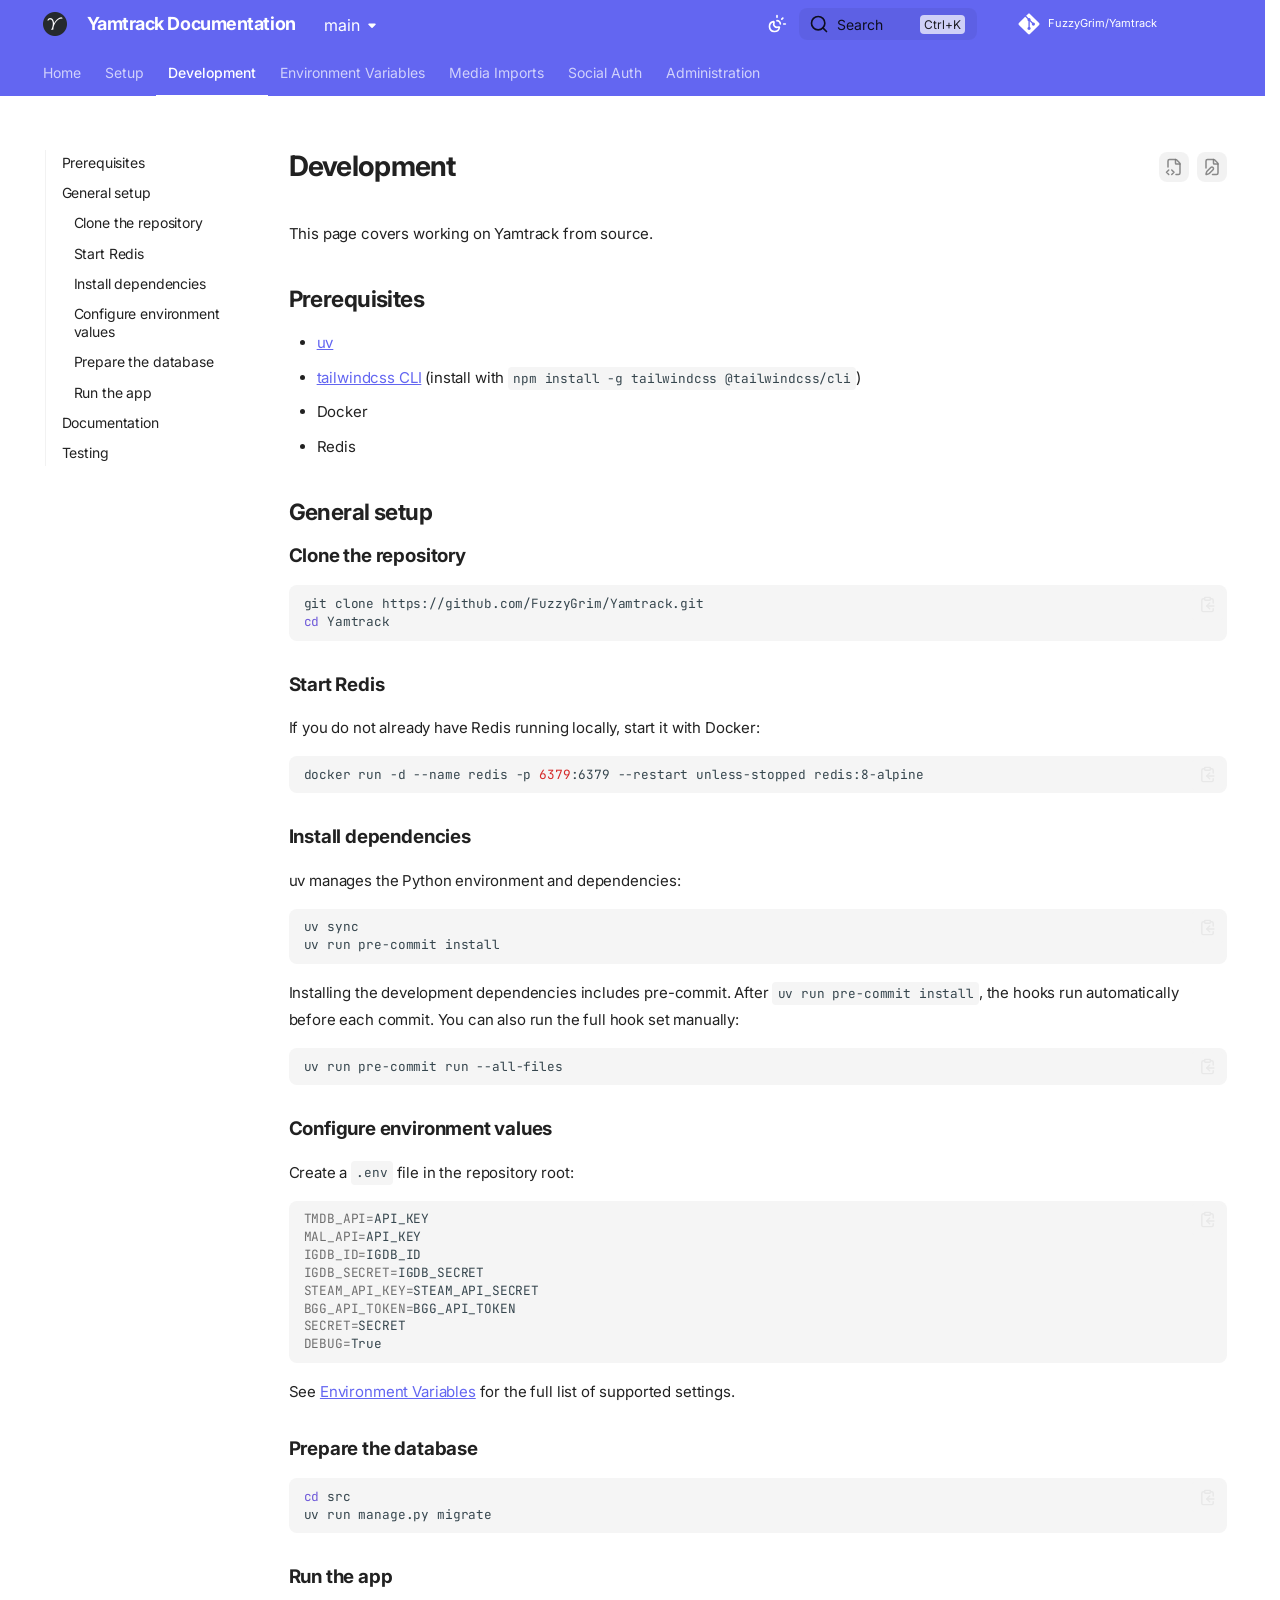
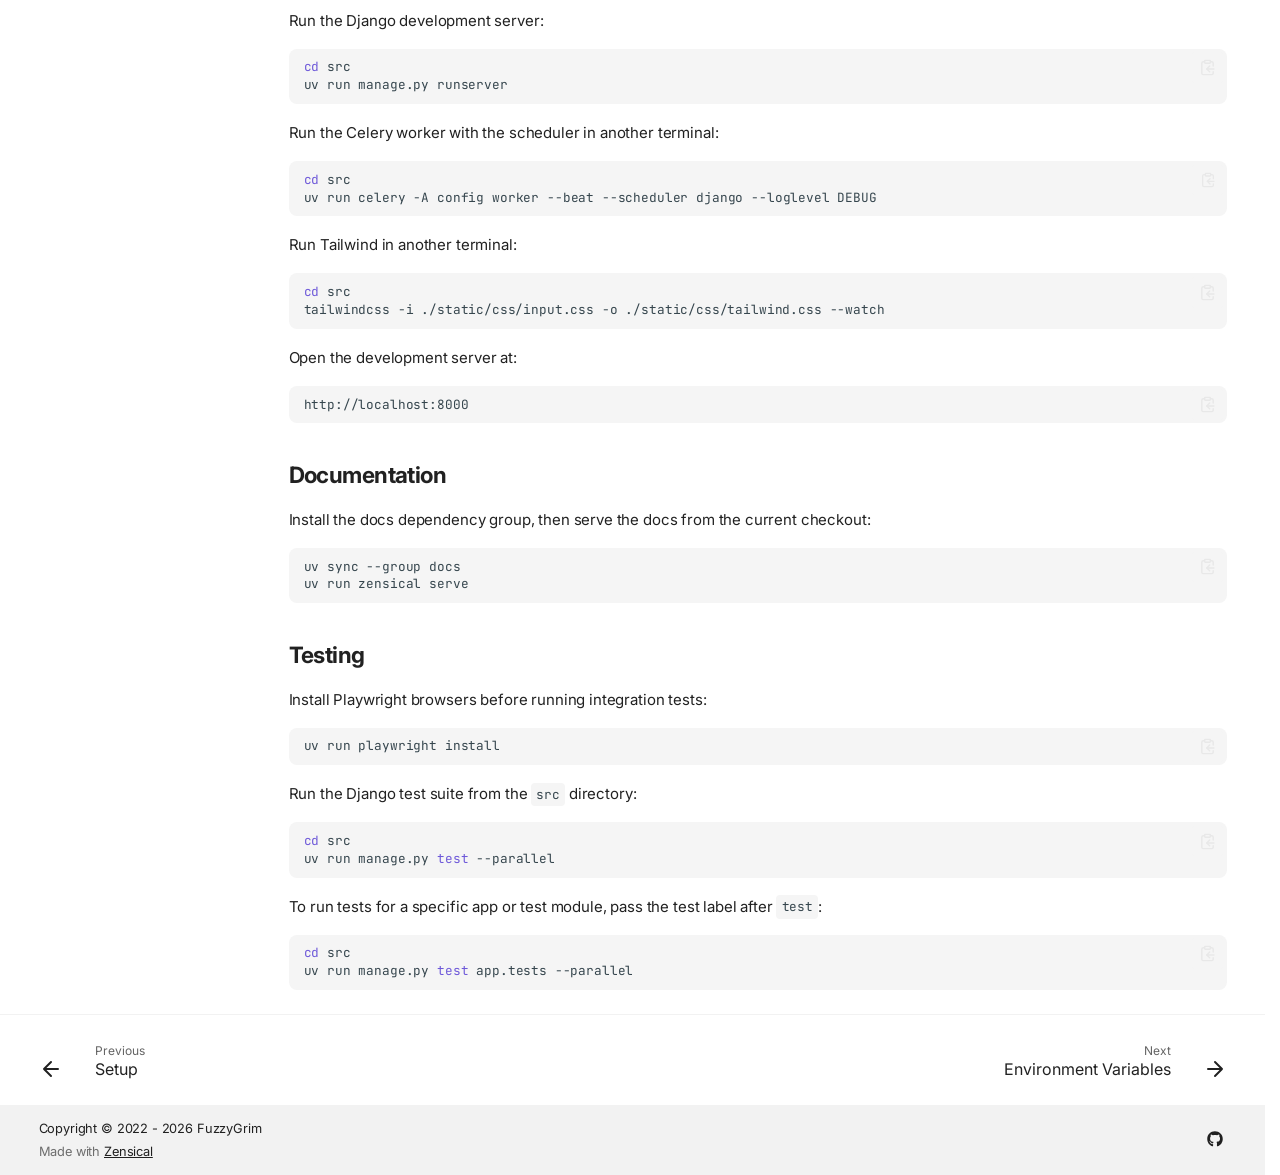
<file: main/development/index.html>
<!doctype html>
<html lang="en" class="no-js">
  <head>
    
      <meta charset="utf-8">
      <meta name="viewport" content="width=device-width,initial-scale=1">
      
        <meta name="description" content="Yamtrack is a self hosted media tracker for movies, tv shows, anime, manga, video games, books, comics, and board games.">
      
      
        <meta name="author" content="FuzzyGrim">
      
      
        <link rel="canonical" href="https://FuzzyGrim.github.io/Yamtrack/main/development/">
      
      
        <link rel="prev" href="../setup/">
      
      
        <link rel="next" href="../env-variables/">
      
      
        
      
      
      <link rel="icon" href="../assets/logo.png">
      <meta name="generator" content="zensical-0.0.42">
    
    
      
        <title>Development - Yamtrack Documentation</title>
      
    
    
      
        
      
      <link rel="stylesheet" href="../assets/stylesheets/modern/main.fba56155.min.css">
      
        
          
        
        <link rel="stylesheet" href="../assets/stylesheets/modern/palette.dfe2e883.min.css">
      
      


    
    
      
    
    
      
        
        
        <link rel="preconnect" href="https://fonts.gstatic.com" crossorigin>
        <link rel="stylesheet" href="https://fonts.googleapis.com/css?family=Inter:300,300i,400,400i,500,500i,700,700i%7CJetBrains+Mono:400,400i,700,700i&amp;display=fallback">
        <style>:root{--md-text-font:"Inter";--md-code-font:"JetBrains Mono"}</style>
      
    
    
      <link rel="stylesheet" href="../stylesheets/extra.css">
    
    <script>__md_scope=new URL("..",location),__md_scope.pathname.endsWith("/")||(__md_scope=new URL(__md_scope.pathname+"/",location)),__md_hash=e=>[...e].reduce(((e,t)=>(e<<5)-e+t.charCodeAt(0)),0),__md_get=(e,t=localStorage,_=__md_scope)=>JSON.parse(t.getItem(_.pathname+"."+e)),__md_set=(e,t,_=localStorage,a=__md_scope)=>{try{_.setItem(a.pathname+"."+e,JSON.stringify(t))}catch(e){}},document.documentElement.setAttribute("data-platform",navigator.platform)</script>
    
      

    
    
  </head>
  
  
    
    
      
    
    
    
    
    <body dir="ltr" data-md-color-scheme="default" data-md-color-primary="indigo" data-md-color-accent="indigo">
  
    
    <input class="md-toggle" data-md-toggle="drawer" type="checkbox" id="__drawer" autocomplete="off">
    <input class="md-toggle" data-md-toggle="search" type="checkbox" id="__search" autocomplete="off">
    <label class="md-overlay" for="__drawer" aria-label="Navigation"></label>
    <div data-md-component="skip">
      
        
        <a href="#development" class="md-skip">
          Skip to content
        </a>
      
    </div>
    <div data-md-component="announce">
      
    </div>
    
      <div data-md-color-scheme="default" data-md-component="outdated" hidden>
        
      </div>
    
    
      

<header class="md-header" data-md-component="header">
  <nav class="md-header__inner md-grid" aria-label="Header">
    <a href="./.." title="Yamtrack Documentation" class="md-header__button md-logo" aria-label="Yamtrack Documentation" data-md-component="logo">
      
  <img src="../assets/logo.png" alt="Yamtrack Documentation">

    </a>
    <label class="md-header__button md-icon" for="__drawer" aria-label="Navigation">
      
      <svg xmlns="http://www.w3.org/2000/svg" fill="none" stroke="currentColor" stroke-linecap="round" stroke-linejoin="round" stroke-width="2" class="lucide lucide-menu" viewBox="0 0 24 24"><path d="M4 5h16M4 12h16M4 19h16"/></svg>
    </label>
    <div class="md-header__title" data-md-component="header-title">
      <div class="md-header__ellipsis">
        <div class="md-header__topic">
          <span class="md-ellipsis">
            Yamtrack Documentation
          </span>
        </div>
        <div class="md-header__topic" data-md-component="header-topic">
          <span class="md-ellipsis">
            
              Development
            
          </span>
        </div>
      </div>
    </div>
    
      
        <form class="md-header__option" data-md-component="palette">
  
    
    
    
    <input class="md-option" data-md-color-media="(prefers-color-scheme)" data-md-color-scheme="default" data-md-color-primary="indigo" data-md-color-accent="indigo"  aria-label="Switch to light mode"  type="radio" name="__palette" id="__palette_0">
    
      <label class="md-header__button md-icon" title="Switch to light mode" for="__palette_1" hidden>
        <svg xmlns="http://www.w3.org/2000/svg" fill="none" stroke="currentColor" stroke-linecap="round" stroke-linejoin="round" stroke-width="2" class="lucide lucide-sun-moon" viewBox="0 0 24 24"><path d="M12 2v2M14.837 16.385a6 6 0 1 1-7.223-7.222c.624-.147.97.66.715 1.248a4 4 0 0 0 5.26 5.259c.589-.255 1.396.09 1.248.715M16 12a4 4 0 0 0-4-4M19 5l-1.256 1.256M20 12h2"/></svg>
      </label>
    
  
    
    
    
    <input class="md-option" data-md-color-media="(prefers-color-scheme: light)" data-md-color-scheme="default" data-md-color-primary="indigo" data-md-color-accent="indigo"  aria-label="Switch to dark mode"  type="radio" name="__palette" id="__palette_1">
    
      <label class="md-header__button md-icon" title="Switch to dark mode" for="__palette_2" hidden>
        <svg xmlns="http://www.w3.org/2000/svg" fill="none" stroke="currentColor" stroke-linecap="round" stroke-linejoin="round" stroke-width="2" class="lucide lucide-sun" viewBox="0 0 24 24"><circle cx="12" cy="12" r="4"/><path d="M12 2v2M12 20v2M4.93 4.93l1.41 1.41M17.66 17.66l1.41 1.41M2 12h2M20 12h2M6.34 17.66l-1.41 1.41M19.07 4.93l-1.41 1.41"/></svg>
      </label>
    
  
    
    
    
    <input class="md-option" data-md-color-media="(prefers-color-scheme: dark)" data-md-color-scheme="slate" data-md-color-primary="indigo" data-md-color-accent="indigo"  aria-label="Switch to system preference"  type="radio" name="__palette" id="__palette_2">
    
      <label class="md-header__button md-icon" title="Switch to system preference" for="__palette_0" hidden>
        <svg xmlns="http://www.w3.org/2000/svg" fill="none" stroke="currentColor" stroke-linecap="round" stroke-linejoin="round" stroke-width="2" class="lucide lucide-moon" viewBox="0 0 24 24"><path d="M20.985 12.486a9 9 0 1 1-9.473-9.472c.405-.022.617.46.402.803a6 6 0 0 0 8.268 8.268c.344-.215.825-.004.803.401"/></svg>
      </label>
    
  
</form>
      
    
    
      <script>var palette=__md_get("__palette");if(palette&&palette.color){if("(prefers-color-scheme)"===palette.color.media){var media=matchMedia("(prefers-color-scheme: light)"),input=document.querySelector(media.matches?"[data-md-color-media='(prefers-color-scheme: light)']":"[data-md-color-media='(prefers-color-scheme: dark)']");palette.color.media=input.getAttribute("data-md-color-media"),palette.color.scheme=input.getAttribute("data-md-color-scheme"),palette.color.primary=input.getAttribute("data-md-color-primary"),palette.color.accent=input.getAttribute("data-md-color-accent")}for(var[key,value]of Object.entries(palette.color))document.body.setAttribute("data-md-color-"+key,value)}</script>
    
    
    
      
      
        <label class="md-header__button md-icon" for="__search" aria-label="Search">
          
          <svg xmlns="http://www.w3.org/2000/svg" fill="none" stroke="currentColor" stroke-linecap="round" stroke-linejoin="round" stroke-width="2" class="lucide lucide-search" viewBox="0 0 24 24"><path d="m21 21-4.34-4.34"/><circle cx="11" cy="11" r="8"/></svg>
        </label>
        <div class="md-search" data-md-component="search" role="dialog" aria-label="Search">
  <button type="button" class="md-search__button">
    Search
  </button>
</div>
      
    
    <div class="md-header__source">
      
        <a href="https://github.com/FuzzyGrim/Yamtrack" title="Go to repository" class="md-source" data-md-component="source">
  <div class="md-source__icon md-icon">
    
    <svg xmlns="http://www.w3.org/2000/svg" viewBox="0 0 448 512"><!--! Font Awesome Free 7.2.0 by @fontawesome - https://fontawesome.com License - https://fontawesome.com/license/free (Icons: CC BY 4.0, Fonts: SIL OFL 1.1, Code: MIT License) Copyright 2026 Fonticons, Inc.--><path fill="currentColor" d="M439.6 236.1 244 40.5c-5.4-5.5-12.8-8.5-20.4-8.5s-15 3-20.4 8.4L162.5 81l51.5 51.5c27.1-9.1 52.7 16.8 43.4 43.7l49.7 49.7c34.2-11.8 61.2 31 35.5 56.7-26.5 26.5-70.2-2.9-56-37.3L240.3 199v121.9c25.3 12.5 22.3 41.8 9.1 55-6.4 6.4-15.2 10.1-24.3 10.1s-17.8-3.6-24.3-10.1c-17.6-17.6-11.1-46.9 11.2-56v-123c-20.8-8.5-24.6-30.7-18.6-45L142.6 101 8.5 235.1C3 240.6 0 247.9 0 255.5s3 15 8.5 20.4l195.6 195.7c5.4 5.4 12.7 8.4 20.4 8.4s15-3 20.4-8.4l194.7-194.7c5.4-5.4 8.4-12.8 8.4-20.4s-3-15-8.4-20.4"/></svg>
  </div>
  <div class="md-source__repository">
    FuzzyGrim/Yamtrack
  </div>
</a>
      
    </div>
  </nav>
  
</header>
    
    <div class="md-container" data-md-component="container">
      
      
        
          
            
<nav class="md-tabs" aria-label="Tabs" data-md-component="tabs">
  <div class="md-grid">
    <ul class="md-tabs__list">
      
        
  
  
  
  
    <li class="md-tabs__item">
      <a href="./.." class="md-tabs__link">
        
  
  Home

      </a>
    </li>
  

      
        
  
  
  
  
    <li class="md-tabs__item">
      <a href="../setup/" class="md-tabs__link">
        
  
  Setup

      </a>
    </li>
  

      
        
  
  
  
    
  
  
    <li class="md-tabs__item md-tabs__item--active">
      <a href="././" class="md-tabs__link">
        
  
  Development

      </a>
    </li>
  

      
        
  
  
  
  
    <li class="md-tabs__item">
      <a href="../env-variables/" class="md-tabs__link">
        
  
  Environment Variables

      </a>
    </li>
  

      
        
  
  
  
  
    <li class="md-tabs__item">
      <a href="../media-imports/" class="md-tabs__link">
        
  
  Media Imports

      </a>
    </li>
  

      
        
  
  
  
  
    <li class="md-tabs__item">
      <a href="../social-auth/" class="md-tabs__link">
        
  
  Social Auth

      </a>
    </li>
  

      
        
  
  
  
  
    <li class="md-tabs__item">
      <a href="../administration/" class="md-tabs__link">
        
  
  Administration

      </a>
    </li>
  

      
    </ul>
  </div>
</nav>
          
        
      
      <main class="md-main" data-md-component="main">
        <div class="md-main__inner md-grid">
          
            
              
              <div class="md-sidebar md-sidebar--primary" data-md-component="sidebar" data-md-type="navigation" >
                <div class="md-sidebar__scrollwrap">
                  <div class="md-sidebar__inner">
                    


  


  

<nav class="md-nav md-nav--primary md-nav--lifted md-nav--integrated" aria-label="Navigation" data-md-level="0">
  <label class="md-nav__title" for="__drawer">
    <a href="./.." title="Yamtrack Documentation" class="md-nav__button md-logo" aria-label="Yamtrack Documentation" data-md-component="logo">
      
  <img src="../assets/logo.png" alt="Yamtrack Documentation">

    </a>
    Yamtrack Documentation
  </label>
  
    <div class="md-nav__source">
      <a href="https://github.com/FuzzyGrim/Yamtrack" title="Go to repository" class="md-source" data-md-component="source">
  <div class="md-source__icon md-icon">
    
    <svg xmlns="http://www.w3.org/2000/svg" viewBox="0 0 448 512"><!--! Font Awesome Free 7.2.0 by @fontawesome - https://fontawesome.com License - https://fontawesome.com/license/free (Icons: CC BY 4.0, Fonts: SIL OFL 1.1, Code: MIT License) Copyright 2026 Fonticons, Inc.--><path fill="currentColor" d="M439.6 236.1 244 40.5c-5.4-5.5-12.8-8.5-20.4-8.5s-15 3-20.4 8.4L162.5 81l51.5 51.5c27.1-9.1 52.7 16.8 43.4 43.7l49.7 49.7c34.2-11.8 61.2 31 35.5 56.7-26.5 26.5-70.2-2.9-56-37.3L240.3 199v121.9c25.3 12.5 22.3 41.8 9.1 55-6.4 6.4-15.2 10.1-24.3 10.1s-17.8-3.6-24.3-10.1c-17.6-17.6-11.1-46.9 11.2-56v-123c-20.8-8.5-24.6-30.7-18.6-45L142.6 101 8.5 235.1C3 240.6 0 247.9 0 255.5s3 15 8.5 20.4l195.6 195.7c5.4 5.4 12.7 8.4 20.4 8.4s15-3 20.4-8.4l194.7-194.7c5.4-5.4 8.4-12.8 8.4-20.4s-3-15-8.4-20.4"/></svg>
  </div>
  <div class="md-source__repository">
    FuzzyGrim/Yamtrack
  </div>
</a>
    </div>
  
  <ul class="md-nav__list" data-md-scrollfix>
    
      
      
  
  
  
  
    <li class="md-nav__item">
      <a href="./.." class="md-nav__link">
        
  
  
  <span class="md-ellipsis">
    
  
  Home

    
  </span>
  
  

      </a>
    </li>
  

    
      
      
  
  
  
  
    <li class="md-nav__item">
      <a href="../setup/" class="md-nav__link">
        
  
  
  <span class="md-ellipsis">
    
  
  Setup

    
  </span>
  
  

      </a>
    </li>
  

    
      
      
  
  
    
  
  
  
    <li class="md-nav__item md-nav__item--active">
      
      
      
      
        
      
      
        <label class="md-nav__link md-nav__link--active" for="__toc">
          
  
  
  <span class="md-ellipsis">
    
  
  Development

    
  </span>
  
  

          <span class="md-nav__icon md-icon"></span>
        </label>
      
      <a href="././" class="md-nav__link md-nav__link--active">
        
  
  
  <span class="md-ellipsis">
    
  
  Development

    
  </span>
  
  

      </a>
      
        


<nav class="md-nav md-nav--secondary" aria-label="On this page">
  
  
  
    
  
  
    <label class="md-nav__title" for="__toc">
      <span class="md-nav__icon md-icon"></span>
      On this page
    </label>
    <ul class="md-nav__list" data-md-component="toc" data-md-scrollfix>
      
        <li class="md-nav__item">
  <a href="#prerequisites" class="md-nav__link">
    <span class="md-ellipsis">
      <span class="md-typeset">
        Prerequisites
      </span>
    </span>
  </a>
  
</li>
      
        <li class="md-nav__item">
  <a href="#general-setup" class="md-nav__link">
    <span class="md-ellipsis">
      <span class="md-typeset">
        General setup
      </span>
    </span>
  </a>
  
    <nav class="md-nav" aria-label="General setup">
      <ul class="md-nav__list">
        
          <li class="md-nav__item">
  <a href="#clone-the-repository" class="md-nav__link">
    <span class="md-ellipsis">
      <span class="md-typeset">
        Clone the repository
      </span>
    </span>
  </a>
  
</li>
        
          <li class="md-nav__item">
  <a href="#start-redis" class="md-nav__link">
    <span class="md-ellipsis">
      <span class="md-typeset">
        Start Redis
      </span>
    </span>
  </a>
  
</li>
        
          <li class="md-nav__item">
  <a href="#install-dependencies" class="md-nav__link">
    <span class="md-ellipsis">
      <span class="md-typeset">
        Install dependencies
      </span>
    </span>
  </a>
  
</li>
        
          <li class="md-nav__item">
  <a href="#configure-environment-values" class="md-nav__link">
    <span class="md-ellipsis">
      <span class="md-typeset">
        Configure environment values
      </span>
    </span>
  </a>
  
</li>
        
          <li class="md-nav__item">
  <a href="#prepare-the-database" class="md-nav__link">
    <span class="md-ellipsis">
      <span class="md-typeset">
        Prepare the database
      </span>
    </span>
  </a>
  
</li>
        
          <li class="md-nav__item">
  <a href="#run-the-app" class="md-nav__link">
    <span class="md-ellipsis">
      <span class="md-typeset">
        Run the app
      </span>
    </span>
  </a>
  
</li>
        
      </ul>
    </nav>
  
</li>
      
        <li class="md-nav__item">
  <a href="#documentation" class="md-nav__link">
    <span class="md-ellipsis">
      <span class="md-typeset">
        Documentation
      </span>
    </span>
  </a>
  
</li>
      
        <li class="md-nav__item">
  <a href="#testing" class="md-nav__link">
    <span class="md-ellipsis">
      <span class="md-typeset">
        Testing
      </span>
    </span>
  </a>
  
</li>
      
    </ul>
  
</nav>
      
    </li>
  

    
      
      
  
  
  
  
    <li class="md-nav__item">
      <a href="../env-variables/" class="md-nav__link">
        
  
  
  <span class="md-ellipsis">
    
  
  Environment Variables

    
  </span>
  
  

      </a>
    </li>
  

    
      
      
  
  
  
  
    <li class="md-nav__item">
      <a href="../media-imports/" class="md-nav__link">
        
  
  
  <span class="md-ellipsis">
    
  
  Media Imports

    
  </span>
  
  

      </a>
    </li>
  

    
      
      
  
  
  
  
    <li class="md-nav__item">
      <a href="../social-auth/" class="md-nav__link">
        
  
  
  <span class="md-ellipsis">
    
  
  Social Auth

    
  </span>
  
  

      </a>
    </li>
  

    
      
      
  
  
  
  
    <li class="md-nav__item">
      <a href="../administration/" class="md-nav__link">
        
  
  
  <span class="md-ellipsis">
    
  
  Administration

    
  </span>
  
  

      </a>
    </li>
  

    
  </ul>
</nav>
                  </div>
                </div>
              </div>
            
            
          
          
            <div class="md-content" data-md-component="content">
              
              <article class="md-content__inner md-typeset">
                
                  
  
    <a href="https://github.com/FuzzyGrim/Yamtrack/edit/dev/docs/development.md" title="Edit this page" class="md-content__button md-icon" rel="edit">
      
      <svg xmlns="http://www.w3.org/2000/svg" fill="none" stroke="currentColor" stroke-linecap="round" stroke-linejoin="round" stroke-width="2" class="lucide lucide-file-pen" viewBox="0 0 24 24"><path d="M12.659 22H18a2 2 0 0 0 2-2V8a2.4 2.4 0 0 0-.706-1.706l-3.588-3.588A2.4 2.4 0 0 0 14 2H6a2 2 0 0 0-2 2v9.34"/><path d="M14 2v5a1 1 0 0 0 1 1h5M10.378 12.622a1 1 0 0 1 3 3.003L8.36 20.637a2 2 0 0 1-.854.506l-2.867.837a.5.5 0 0 1-.62-.62l.836-2.869a2 2 0 0 1 .506-.853z"/></svg>
    </a>
  
  
    
      
    
    <a href="https://github.com/FuzzyGrim/Yamtrack/raw/dev/docs/development.md" title="View source of this page" class="md-content__button md-icon">
      
      <svg xmlns="http://www.w3.org/2000/svg" fill="none" stroke="currentColor" stroke-linecap="round" stroke-linejoin="round" stroke-width="2" class="lucide lucide-file-code-2" viewBox="0 0 24 24"><path d="M4 12.15V4a2 2 0 0 1 2-2h8a2.4 2.4 0 0 1 1.706.706l3.588 3.588A2.4 2.4 0 0 1 20 8v12a2 2 0 0 1-2 2h-3.35"/><path d="M14 2v5a1 1 0 0 0 1 1h5M5 16l-3 3 3 3M9 22l3-3-3-3"/></svg>
    </a>
  


<h1 id="development">Development<a class="headerlink" href="#development" title="Permanent link">&para;</a></h1>
<p>This page covers working on Yamtrack from source.</p>
<h2 id="prerequisites">Prerequisites<a class="headerlink" href="#prerequisites" title="Permanent link">&para;</a></h2>
<ul>
<li><a href="https://docs.astral.sh/uv/getting-started/installation/">uv</a></li>
<li><a href="https://tailwindcss.com/docs/installation/tailwind-cli">tailwindcss CLI</a> (install with <code>npm install -g tailwindcss @tailwindcss/cli</code>)</li>
<li>Docker</li>
<li>Redis</li>
</ul>
<h2 id="general-setup">General setup<a class="headerlink" href="#general-setup" title="Permanent link">&para;</a></h2>
<h3 id="clone-the-repository">Clone the repository<a class="headerlink" href="#clone-the-repository" title="Permanent link">&para;</a></h3>
<div class="language-bash highlight"><pre><span></span><code><span id="__span-0-1"><a id="__codelineno-0-1" name="__codelineno-0-1" href="#__codelineno-0-1"></a>git<span class="w"> </span>clone<span class="w"> </span>https://github.com/FuzzyGrim/Yamtrack.git
</span><span id="__span-0-2"><a id="__codelineno-0-2" name="__codelineno-0-2" href="#__codelineno-0-2"></a><span class="nb">cd</span><span class="w"> </span>Yamtrack
</span></code></pre></div>
<h3 id="start-redis">Start Redis<a class="headerlink" href="#start-redis" title="Permanent link">&para;</a></h3>
<p>If you do not already have Redis running locally, start it with Docker:</p>
<div class="language-bash highlight"><pre><span></span><code><span id="__span-1-1"><a id="__codelineno-1-1" name="__codelineno-1-1" href="#__codelineno-1-1"></a>docker<span class="w"> </span>run<span class="w"> </span>-d<span class="w"> </span>--name<span class="w"> </span>redis<span class="w"> </span>-p<span class="w"> </span><span class="m">6379</span>:6379<span class="w"> </span>--restart<span class="w"> </span>unless-stopped<span class="w"> </span>redis:8-alpine
</span></code></pre></div>
<h3 id="install-dependencies">Install dependencies<a class="headerlink" href="#install-dependencies" title="Permanent link">&para;</a></h3>
<p>uv manages the Python environment and dependencies:</p>
<div class="language-bash highlight"><pre><span></span><code><span id="__span-2-1"><a id="__codelineno-2-1" name="__codelineno-2-1" href="#__codelineno-2-1"></a>uv<span class="w"> </span>sync
</span><span id="__span-2-2"><a id="__codelineno-2-2" name="__codelineno-2-2" href="#__codelineno-2-2"></a>uv<span class="w"> </span>run<span class="w"> </span>pre-commit<span class="w"> </span>install
</span></code></pre></div>
<p>Installing the development dependencies includes pre-commit. After <code>uv run pre-commit install</code>, the hooks run automatically before each commit. You can also run the full hook set manually:</p>
<div class="language-bash highlight"><pre><span></span><code><span id="__span-3-1"><a id="__codelineno-3-1" name="__codelineno-3-1" href="#__codelineno-3-1"></a>uv<span class="w"> </span>run<span class="w"> </span>pre-commit<span class="w"> </span>run<span class="w"> </span>--all-files
</span></code></pre></div>
<h3 id="configure-environment-values">Configure environment values<a class="headerlink" href="#configure-environment-values" title="Permanent link">&para;</a></h3>
<p>Create a <code>.env</code> file in the repository root:</p>
<div class="language-bash highlight"><pre><span></span><code><span id="__span-4-1"><a id="__codelineno-4-1" name="__codelineno-4-1" href="#__codelineno-4-1"></a><span class="nv">TMDB_API</span><span class="o">=</span>API_KEY
</span><span id="__span-4-2"><a id="__codelineno-4-2" name="__codelineno-4-2" href="#__codelineno-4-2"></a><span class="nv">MAL_API</span><span class="o">=</span>API_KEY
</span><span id="__span-4-3"><a id="__codelineno-4-3" name="__codelineno-4-3" href="#__codelineno-4-3"></a><span class="nv">IGDB_ID</span><span class="o">=</span>IGDB_ID
</span><span id="__span-4-4"><a id="__codelineno-4-4" name="__codelineno-4-4" href="#__codelineno-4-4"></a><span class="nv">IGDB_SECRET</span><span class="o">=</span>IGDB_SECRET
</span><span id="__span-4-5"><a id="__codelineno-4-5" name="__codelineno-4-5" href="#__codelineno-4-5"></a><span class="nv">STEAM_API_KEY</span><span class="o">=</span>STEAM_API_SECRET
</span><span id="__span-4-6"><a id="__codelineno-4-6" name="__codelineno-4-6" href="#__codelineno-4-6"></a><span class="nv">BGG_API_TOKEN</span><span class="o">=</span>BGG_API_TOKEN
</span><span id="__span-4-7"><a id="__codelineno-4-7" name="__codelineno-4-7" href="#__codelineno-4-7"></a><span class="nv">SECRET</span><span class="o">=</span>SECRET
</span><span id="__span-4-8"><a id="__codelineno-4-8" name="__codelineno-4-8" href="#__codelineno-4-8"></a><span class="nv">DEBUG</span><span class="o">=</span>True
</span></code></pre></div>
<p>See <a href="../env-variables/">Environment Variables</a> for the full list of supported settings.</p>
<h3 id="prepare-the-database">Prepare the database<a class="headerlink" href="#prepare-the-database" title="Permanent link">&para;</a></h3>
<div class="language-bash highlight"><pre><span></span><code><span id="__span-5-1"><a id="__codelineno-5-1" name="__codelineno-5-1" href="#__codelineno-5-1"></a><span class="nb">cd</span><span class="w"> </span>src
</span><span id="__span-5-2"><a id="__codelineno-5-2" name="__codelineno-5-2" href="#__codelineno-5-2"></a>uv<span class="w"> </span>run<span class="w"> </span>manage.py<span class="w"> </span>migrate
</span></code></pre></div>
<h3 id="run-the-app">Run the app<a class="headerlink" href="#run-the-app" title="Permanent link">&para;</a></h3>
<p>Run the Django development server:</p>
<div class="language-bash highlight"><pre><span></span><code><span id="__span-6-1"><a id="__codelineno-6-1" name="__codelineno-6-1" href="#__codelineno-6-1"></a><span class="nb">cd</span><span class="w"> </span>src
</span><span id="__span-6-2"><a id="__codelineno-6-2" name="__codelineno-6-2" href="#__codelineno-6-2"></a>uv<span class="w"> </span>run<span class="w"> </span>manage.py<span class="w"> </span>runserver
</span></code></pre></div>
<p>Run the Celery worker with the scheduler in another terminal:</p>
<div class="language-bash highlight"><pre><span></span><code><span id="__span-7-1"><a id="__codelineno-7-1" name="__codelineno-7-1" href="#__codelineno-7-1"></a><span class="nb">cd</span><span class="w"> </span>src
</span><span id="__span-7-2"><a id="__codelineno-7-2" name="__codelineno-7-2" href="#__codelineno-7-2"></a>uv<span class="w"> </span>run<span class="w"> </span>celery<span class="w"> </span>-A<span class="w"> </span>config<span class="w"> </span>worker<span class="w"> </span>--beat<span class="w"> </span>--scheduler<span class="w"> </span>django<span class="w"> </span>--loglevel<span class="w"> </span>DEBUG
</span></code></pre></div>
<p>Run Tailwind in another terminal:</p>
<div class="language-bash highlight"><pre><span></span><code><span id="__span-8-1"><a id="__codelineno-8-1" name="__codelineno-8-1" href="#__codelineno-8-1"></a><span class="nb">cd</span><span class="w"> </span>src
</span><span id="__span-8-2"><a id="__codelineno-8-2" name="__codelineno-8-2" href="#__codelineno-8-2"></a>tailwindcss<span class="w"> </span>-i<span class="w"> </span>./static/css/input.css<span class="w"> </span>-o<span class="w"> </span>./static/css/tailwind.css<span class="w"> </span>--watch
</span></code></pre></div>
<p>Open the development server at:</p>
<div class="language-text highlight"><pre><span></span><code><span id="__span-9-1"><a id="__codelineno-9-1" name="__codelineno-9-1" href="#__codelineno-9-1"></a>http://localhost:8000
</span></code></pre></div>
<h2 id="documentation">Documentation<a class="headerlink" href="#documentation" title="Permanent link">&para;</a></h2>
<p>Install the docs dependency group, then serve the docs from the current checkout:</p>
<div class="language-bash highlight"><pre><span></span><code><span id="__span-10-1"><a id="__codelineno-10-1" name="__codelineno-10-1" href="#__codelineno-10-1"></a>uv<span class="w"> </span>sync<span class="w"> </span>--group<span class="w"> </span>docs
</span><span id="__span-10-2"><a id="__codelineno-10-2" name="__codelineno-10-2" href="#__codelineno-10-2"></a>uv<span class="w"> </span>run<span class="w"> </span>zensical<span class="w"> </span>serve
</span></code></pre></div>
<h2 id="testing">Testing<a class="headerlink" href="#testing" title="Permanent link">&para;</a></h2>
<p>Install Playwright browsers before running integration tests:</p>
<div class="language-bash highlight"><pre><span></span><code><span id="__span-11-1"><a id="__codelineno-11-1" name="__codelineno-11-1" href="#__codelineno-11-1"></a>uv<span class="w"> </span>run<span class="w"> </span>playwright<span class="w"> </span>install
</span></code></pre></div>
<p>Run the Django test suite from the <code>src</code> directory:</p>
<div class="language-bash highlight"><pre><span></span><code><span id="__span-12-1"><a id="__codelineno-12-1" name="__codelineno-12-1" href="#__codelineno-12-1"></a><span class="nb">cd</span><span class="w"> </span>src
</span><span id="__span-12-2"><a id="__codelineno-12-2" name="__codelineno-12-2" href="#__codelineno-12-2"></a>uv<span class="w"> </span>run<span class="w"> </span>manage.py<span class="w"> </span><span class="nb">test</span><span class="w"> </span>--parallel
</span></code></pre></div>
<p>To run tests for a specific app or test module, pass the test label after <code>test</code>:</p>
<div class="language-bash highlight"><pre><span></span><code><span id="__span-13-1"><a id="__codelineno-13-1" name="__codelineno-13-1" href="#__codelineno-13-1"></a><span class="nb">cd</span><span class="w"> </span>src
</span><span id="__span-13-2"><a id="__codelineno-13-2" name="__codelineno-13-2" href="#__codelineno-13-2"></a>uv<span class="w"> </span>run<span class="w"> </span>manage.py<span class="w"> </span><span class="nb">test</span><span class="w"> </span>app.tests<span class="w"> </span>--parallel
</span></code></pre></div>














                
              </article>
            </div>
          
          
<script>var target=document.getElementById(location.hash.slice(1));target&&target.name&&(target.checked=target.name.startsWith("__tabbed_"))</script>
        </div>
        
          <button type="button" class="md-top md-icon" data-md-component="top" hidden>
  
  <svg xmlns="http://www.w3.org/2000/svg" fill="none" stroke="currentColor" stroke-linecap="round" stroke-linejoin="round" stroke-width="2" class="lucide lucide-circle-arrow-up" viewBox="0 0 24 24"><circle cx="12" cy="12" r="10"/><path d="m16 12-4-4-4 4M12 16V8"/></svg>
  Back to top
</button>
        
      </main>
      
        <footer class="md-footer">
  
    
      
      <nav class="md-footer__inner md-grid" aria-label="Footer" >
        
          
          <a href="../setup/" class="md-footer__link md-footer__link--prev" aria-label="Previous: Setup">
            <div class="md-footer__button md-icon">
              
              <svg xmlns="http://www.w3.org/2000/svg" fill="none" stroke="currentColor" stroke-linecap="round" stroke-linejoin="round" stroke-width="2" class="lucide lucide-arrow-left" viewBox="0 0 24 24"><path d="m12 19-7-7 7-7M19 12H5"/></svg>
            </div>
            <div class="md-footer__title">
              <span class="md-footer__direction">
                Previous
              </span>
              <div class="md-ellipsis">
                Setup
              </div>
            </div>
          </a>
        
        
          
          <a href="../env-variables/" class="md-footer__link md-footer__link--next" aria-label="Next: Environment Variables">
            <div class="md-footer__title">
              <span class="md-footer__direction">
                Next
              </span>
              <div class="md-ellipsis">
                Environment Variables
              </div>
            </div>
            <div class="md-footer__button md-icon">
              
              <svg xmlns="http://www.w3.org/2000/svg" fill="none" stroke="currentColor" stroke-linecap="round" stroke-linejoin="round" stroke-width="2" class="lucide lucide-arrow-right" viewBox="0 0 24 24"><path d="M5 12h14M12 5l7 7-7 7"/></svg>
            </div>
          </a>
        
      </nav>
    
  
  <div class="md-footer-meta md-typeset">
    <div class="md-footer-meta__inner md-grid">
      <div class="md-copyright">
  
    <div class="md-copyright__highlight">
      Copyright &copy; 2022 - 2026 FuzzyGrim
    </div>
  
  
    Made with
    <a href="https://zensical.org/" target="_blank" rel="noopener">
      Zensical
    </a>
  
</div>
      
        
<div class="md-social">
  
    
    
    
    
      
      
    
    <a href="https://github.com/FuzzyGrim/Yamtrack" target="_blank" rel="noopener" title="github.com" class="md-social__link">
      <svg xmlns="http://www.w3.org/2000/svg" viewBox="0 0 512 512"><!--! Font Awesome Free 7.2.0 by @fontawesome - https://fontawesome.com License - https://fontawesome.com/license/free (Icons: CC BY 4.0, Fonts: SIL OFL 1.1, Code: MIT License) Copyright 2026 Fonticons, Inc.--><path fill="currentColor" d="M173.9 397.4c0 2-2.3 3.6-5.2 3.6-3.3.3-5.6-1.3-5.6-3.6 0-2 2.3-3.6 5.2-3.6 3-.3 5.6 1.3 5.6 3.6m-31.1-4.5c-.7 2 1.3 4.3 4.3 4.9 2.6 1 5.6 0 6.2-2s-1.3-4.3-4.3-5.2c-2.6-.7-5.5.3-6.2 2.3m44.2-1.7c-2.9.7-4.9 2.6-4.6 4.9.3 2 2.9 3.3 5.9 2.6 2.9-.7 4.9-2.6 4.6-4.6-.3-1.9-3-3.2-5.9-2.9M252.8 8C114.1 8 8 113.3 8 252c0 110.9 69.8 205.8 169.5 239.2 12.8 2.3 17.3-5.6 17.3-12.1 0-6.2-.3-40.4-.3-61.4 0 0-70 15-84.7-29.8 0 0-11.4-29.1-27.8-36.6 0 0-22.9-15.7 1.6-15.4 0 0 24.9 2 38.6 25.8 21.9 38.6 58.6 27.5 72.9 20.9 2.3-16 8.8-27.1 16-33.7-55.9-6.2-112.3-14.3-112.3-110.5 0-27.5 7.6-41.3 23.6-58.9-2.6-6.5-11.1-33.3 2.6-67.9 20.9-6.5 69 27 69 27 20-5.6 41.5-8.5 62.8-8.5s42.8 2.9 62.8 8.5c0 0 48.1-33.6 69-27 13.7 34.7 5.2 61.4 2.6 67.9 16 17.7 25.8 31.5 25.8 58.9 0 96.5-58.9 104.2-114.8 110.5 9.2 7.9 17 22.9 17 46.4 0 33.7-.3 75.4-.3 83.6 0 6.5 4.6 14.4 17.3 12.1C436.2 457.8 504 362.9 504 252 504 113.3 391.5 8 252.8 8M105.2 352.9c-1.3 1-1 3.3.7 5.2 1.6 1.6 3.9 2.3 5.2 1 1.3-1 1-3.3-.7-5.2-1.6-1.6-3.9-2.3-5.2-1m-10.8-8.1c-.7 1.3.3 2.9 2.3 3.9 1.6 1 3.6.7 4.3-.7.7-1.3-.3-2.9-2.3-3.9-2-.6-3.6-.3-4.3.7m32.4 35.6c-1.6 1.3-1 4.3 1.3 6.2 2.3 2.3 5.2 2.6 6.5 1 1.3-1.3.7-4.3-1.3-6.2-2.2-2.3-5.2-2.6-6.5-1m-11.4-14.7c-1.6 1-1.6 3.6 0 5.9s4.3 3.3 5.6 2.3c1.6-1.3 1.6-3.9 0-6.2-1.4-2.3-4-3.3-5.6-2"/></svg>
    </a>
  
</div>
      
    </div>
  </div>
</footer>
      
    </div>
    <div class="md-dialog" data-md-component="dialog">
      <div class="md-dialog__inner md-typeset"></div>
    </div>
    
    
    
      
      
      <script id="__config" type="application/json">{"annotate":null,"base":"..","features":["content.action.edit","content.action.view","content.code.annotate","content.code.copy","header.autohide","navigation.footer","navigation.indexes","navigation.sections","navigation.tabs","navigation.top","navigation.tracking","search.highlight","search.share","search.suggest","toc.follow","toc.integrate"],"search":"../assets/javascripts/workers/search.e2d2d235.min.js","tags":null,"translations":{"clipboard.copied":"Copied to clipboard","clipboard.copy":"Copy to clipboard","search.result.more.one":"1 more on this page","search.result.more.other":"# more on this page","search.result.none":"No matching documents","search.result.one":"1 matching document","search.result.other":"# matching documents","search.result.placeholder":"Type to start searching","search.result.term.missing":"Missing","select.version":"Select version"},"version":{"alias":true,"default":"release","provider":"mike"}}</script>
    
    
      <script src="../assets/javascripts/bundle.6e5f0216.min.js"></script>
      
    
  </body>
</html>
</file>
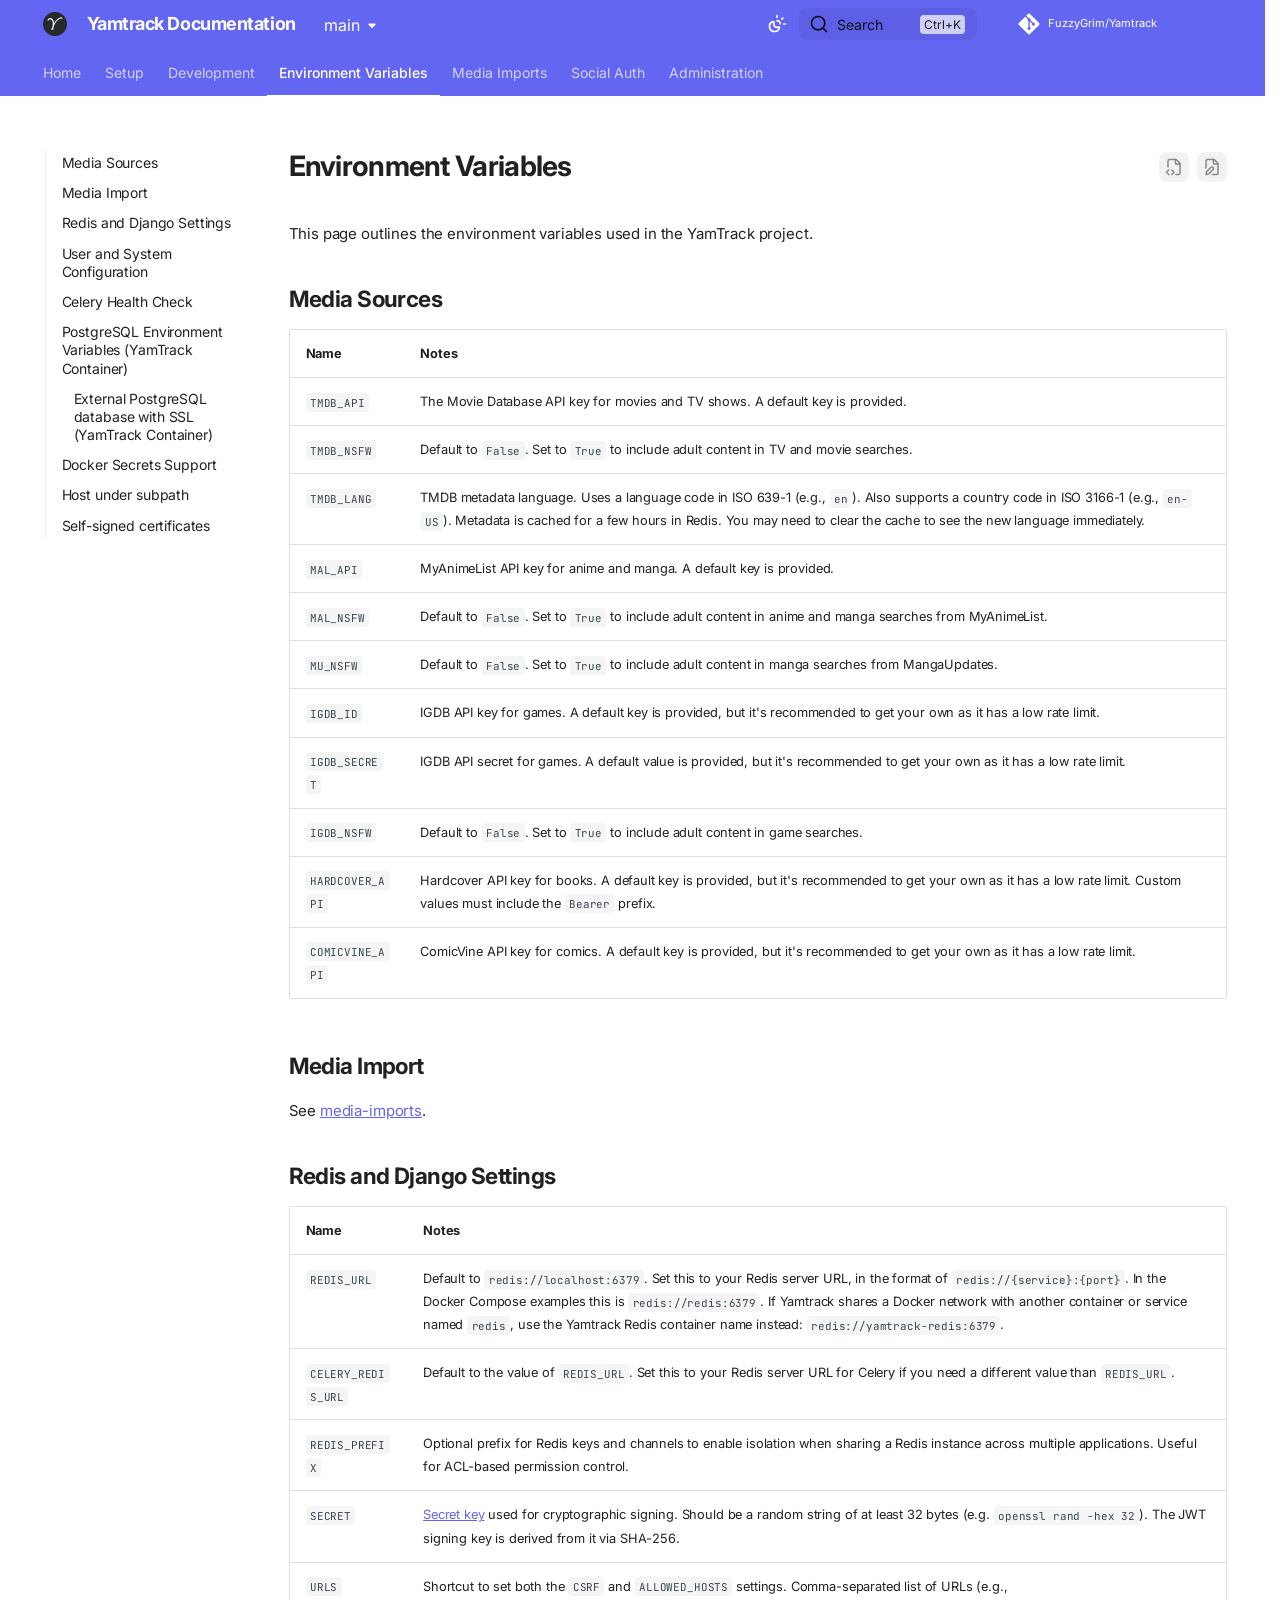
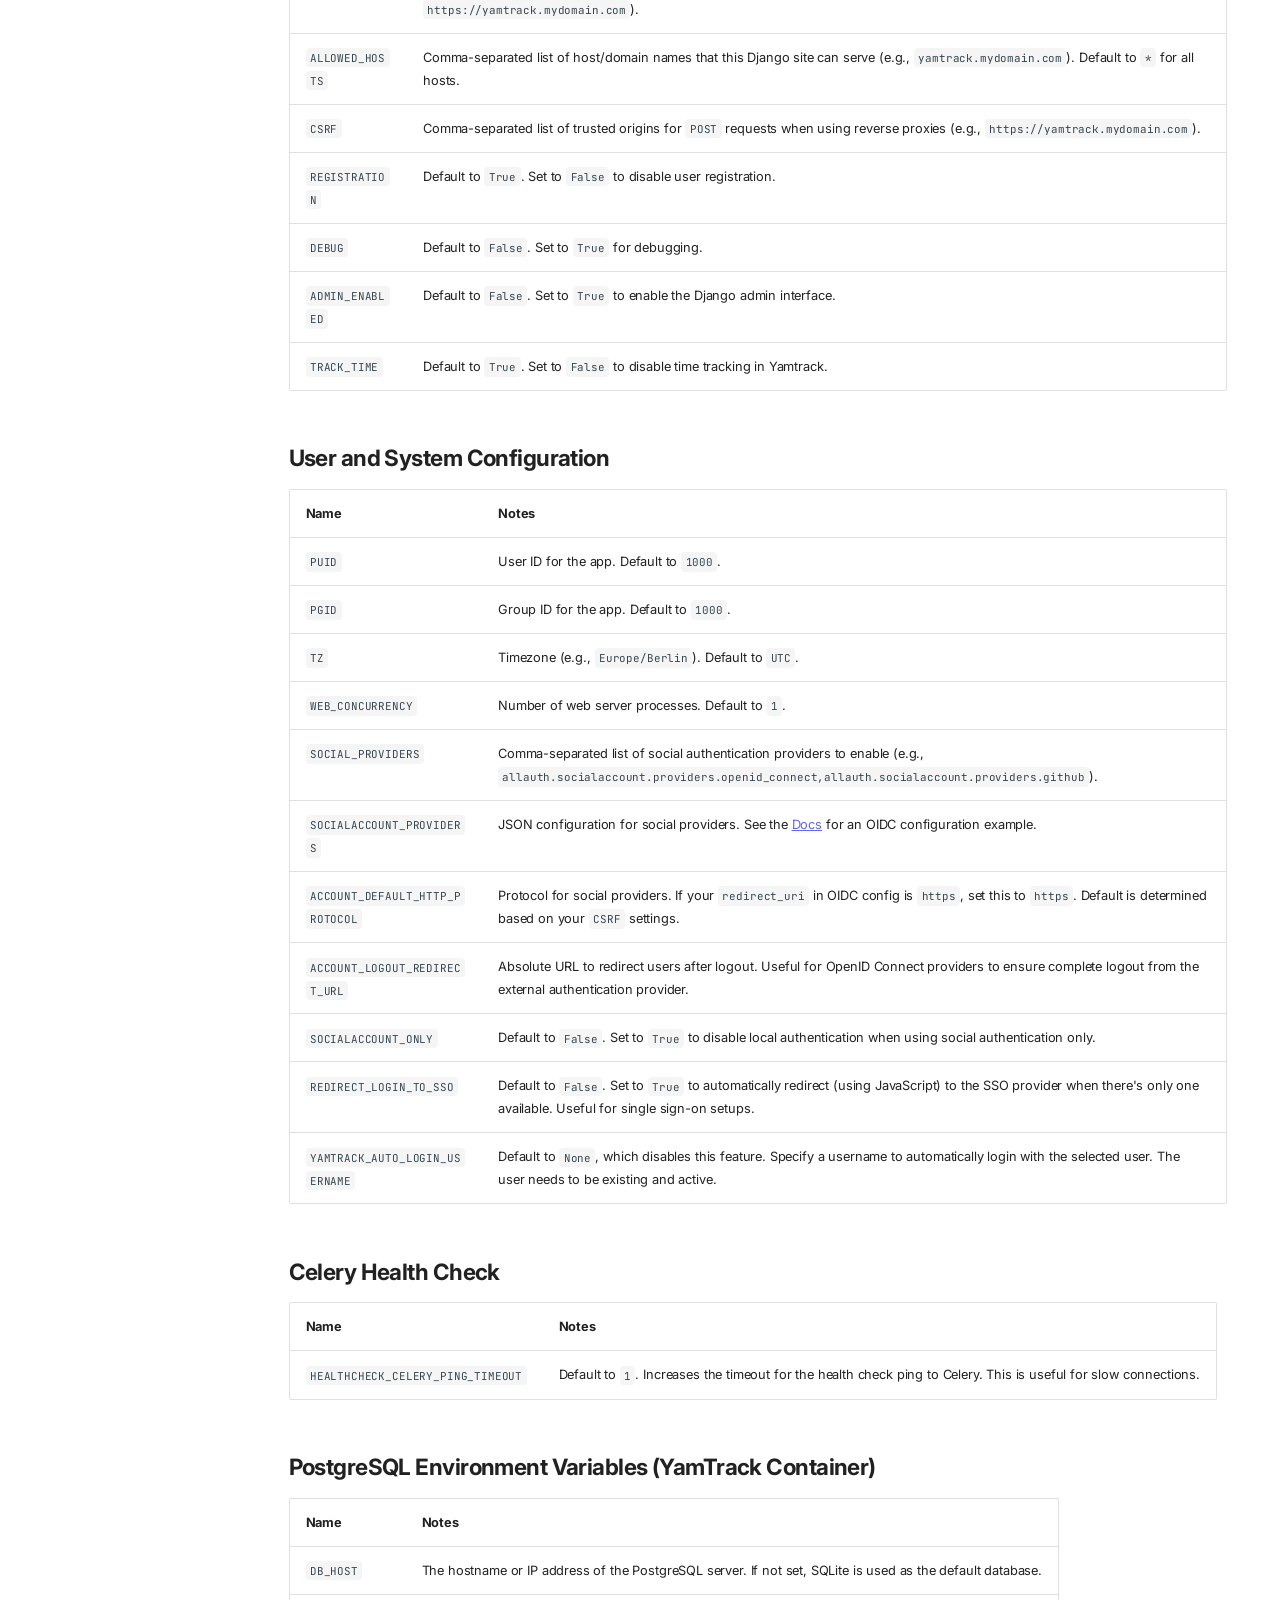
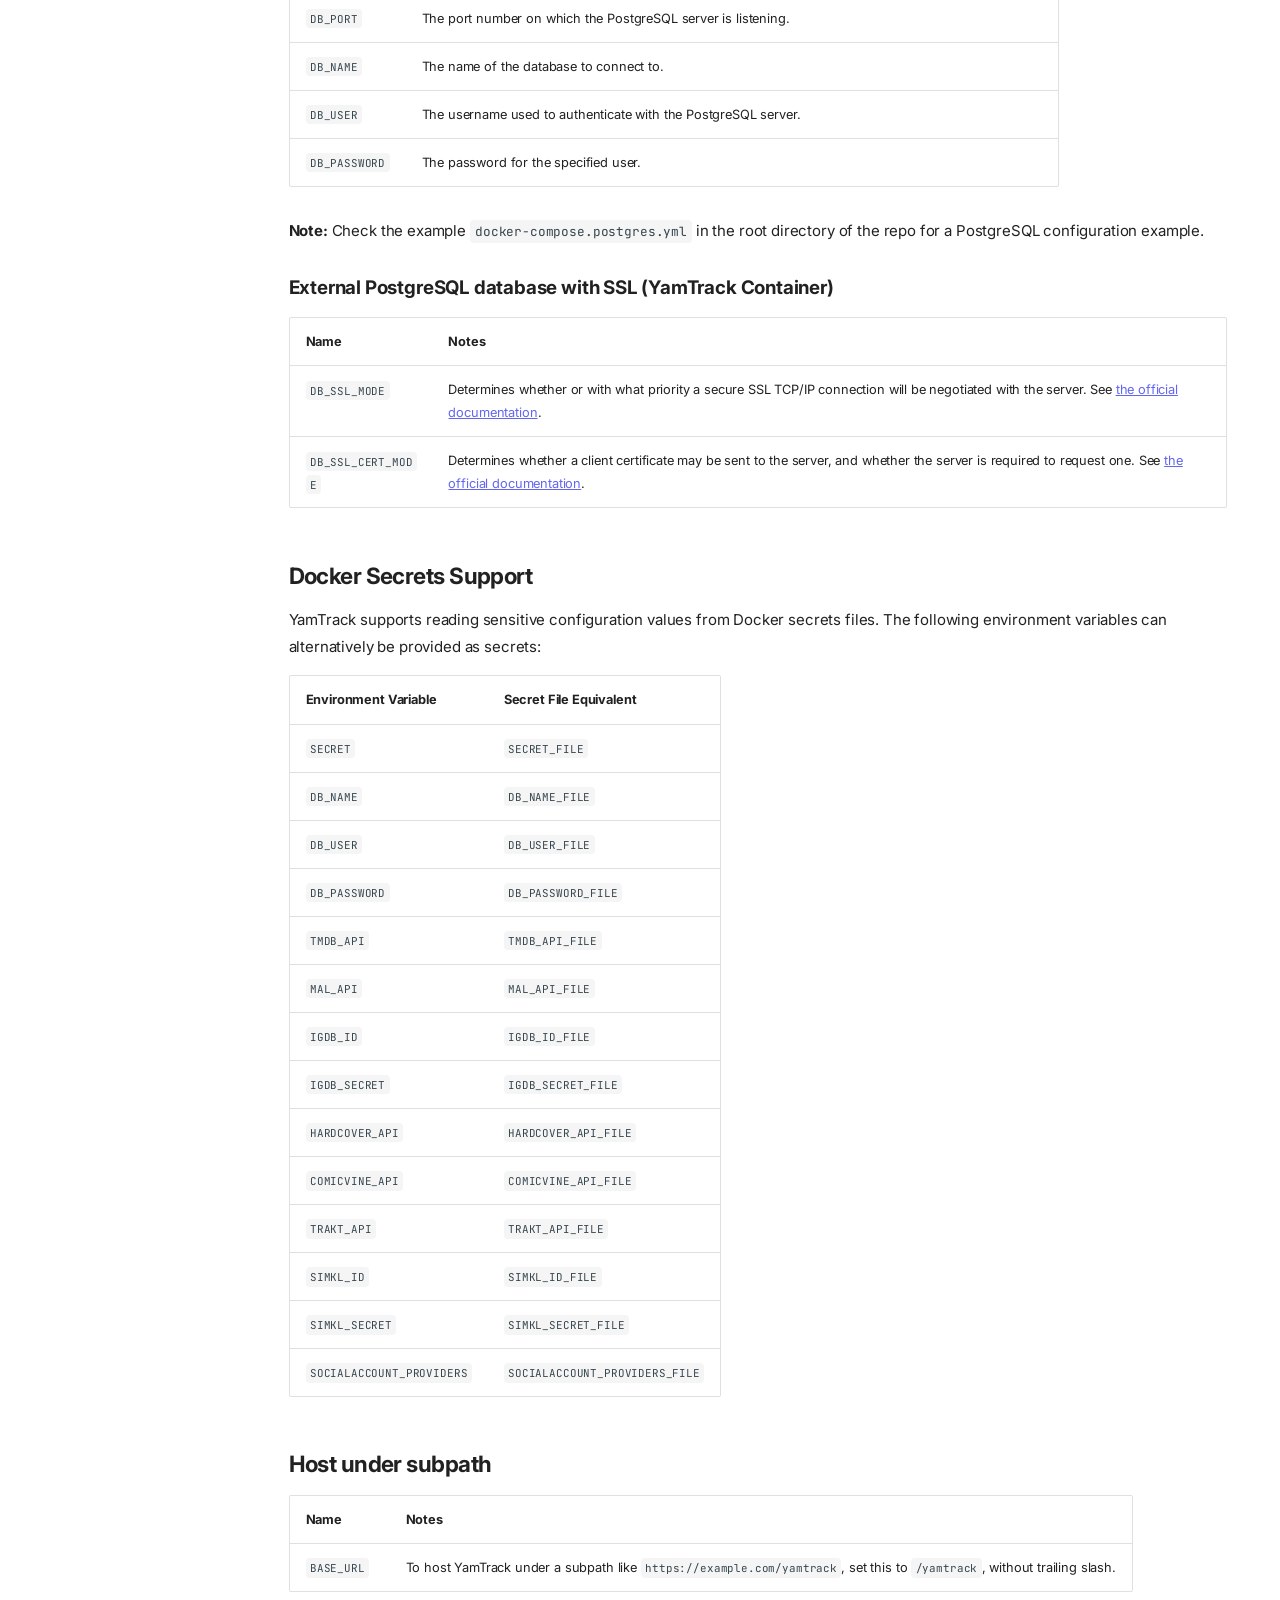
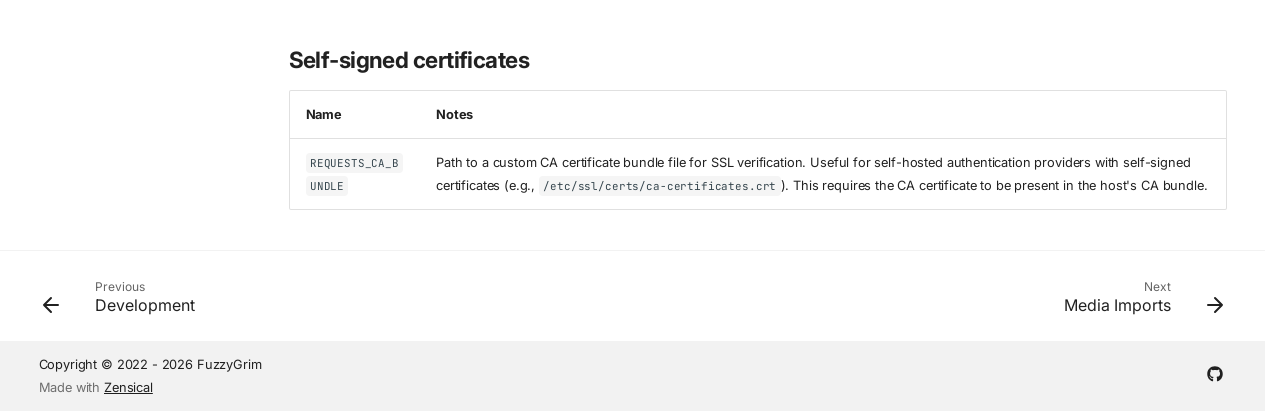
<file: main/env-variables/index.html>
<!doctype html>
<html lang="en" class="no-js">
  <head>
    
      <meta charset="utf-8">
      <meta name="viewport" content="width=device-width,initial-scale=1">
      
        <meta name="description" content="Yamtrack is a self hosted media tracker for movies, tv shows, anime, manga, video games, books, comics, and board games.">
      
      
        <meta name="author" content="FuzzyGrim">
      
      
        <link rel="canonical" href="https://FuzzyGrim.github.io/Yamtrack/main/env-variables/">
      
      
        <link rel="prev" href="../development/">
      
      
        <link rel="next" href="../media-imports/">
      
      
        
      
      
      <link rel="icon" href="../assets/logo.png">
      <meta name="generator" content="zensical-0.0.42">
    
    
      
        <title>Environment Variables - Yamtrack Documentation</title>
      
    
    
      
        
      
      <link rel="stylesheet" href="../assets/stylesheets/modern/main.fba56155.min.css">
      
        
          
        
        <link rel="stylesheet" href="../assets/stylesheets/modern/palette.dfe2e883.min.css">
      
      


    
    
      
    
    
      
        
        
        <link rel="preconnect" href="https://fonts.gstatic.com" crossorigin>
        <link rel="stylesheet" href="https://fonts.googleapis.com/css?family=Inter:300,300i,400,400i,500,500i,700,700i%7CJetBrains+Mono:400,400i,700,700i&amp;display=fallback">
        <style>:root{--md-text-font:"Inter";--md-code-font:"JetBrains Mono"}</style>
      
    
    
      <link rel="stylesheet" href="../stylesheets/extra.css">
    
    <script>__md_scope=new URL("..",location),__md_scope.pathname.endsWith("/")||(__md_scope=new URL(__md_scope.pathname+"/",location)),__md_hash=e=>[...e].reduce(((e,t)=>(e<<5)-e+t.charCodeAt(0)),0),__md_get=(e,t=localStorage,_=__md_scope)=>JSON.parse(t.getItem(_.pathname+"."+e)),__md_set=(e,t,_=localStorage,a=__md_scope)=>{try{_.setItem(a.pathname+"."+e,JSON.stringify(t))}catch(e){}},document.documentElement.setAttribute("data-platform",navigator.platform)</script>
    
      

    
    
  </head>
  
  
    
    
      
    
    
    
    
    <body dir="ltr" data-md-color-scheme="default" data-md-color-primary="indigo" data-md-color-accent="indigo">
  
    
    <input class="md-toggle" data-md-toggle="drawer" type="checkbox" id="__drawer" autocomplete="off">
    <input class="md-toggle" data-md-toggle="search" type="checkbox" id="__search" autocomplete="off">
    <label class="md-overlay" for="__drawer" aria-label="Navigation"></label>
    <div data-md-component="skip">
      
        
        <a href="#environment-variables" class="md-skip">
          Skip to content
        </a>
      
    </div>
    <div data-md-component="announce">
      
    </div>
    
      <div data-md-color-scheme="default" data-md-component="outdated" hidden>
        
      </div>
    
    
      

<header class="md-header" data-md-component="header">
  <nav class="md-header__inner md-grid" aria-label="Header">
    <a href="./.." title="Yamtrack Documentation" class="md-header__button md-logo" aria-label="Yamtrack Documentation" data-md-component="logo">
      
  <img src="../assets/logo.png" alt="Yamtrack Documentation">

    </a>
    <label class="md-header__button md-icon" for="__drawer" aria-label="Navigation">
      
      <svg xmlns="http://www.w3.org/2000/svg" fill="none" stroke="currentColor" stroke-linecap="round" stroke-linejoin="round" stroke-width="2" class="lucide lucide-menu" viewBox="0 0 24 24"><path d="M4 5h16M4 12h16M4 19h16"/></svg>
    </label>
    <div class="md-header__title" data-md-component="header-title">
      <div class="md-header__ellipsis">
        <div class="md-header__topic">
          <span class="md-ellipsis">
            Yamtrack Documentation
          </span>
        </div>
        <div class="md-header__topic" data-md-component="header-topic">
          <span class="md-ellipsis">
            
              Environment Variables
            
          </span>
        </div>
      </div>
    </div>
    
      
        <form class="md-header__option" data-md-component="palette">
  
    
    
    
    <input class="md-option" data-md-color-media="(prefers-color-scheme)" data-md-color-scheme="default" data-md-color-primary="indigo" data-md-color-accent="indigo"  aria-label="Switch to light mode"  type="radio" name="__palette" id="__palette_0">
    
      <label class="md-header__button md-icon" title="Switch to light mode" for="__palette_1" hidden>
        <svg xmlns="http://www.w3.org/2000/svg" fill="none" stroke="currentColor" stroke-linecap="round" stroke-linejoin="round" stroke-width="2" class="lucide lucide-sun-moon" viewBox="0 0 24 24"><path d="M12 2v2M14.837 16.385a6 6 0 1 1-7.223-7.222c.624-.147.97.66.715 1.248a4 4 0 0 0 5.26 5.259c.589-.255 1.396.09 1.248.715M16 12a4 4 0 0 0-4-4M19 5l-1.256 1.256M20 12h2"/></svg>
      </label>
    
  
    
    
    
    <input class="md-option" data-md-color-media="(prefers-color-scheme: light)" data-md-color-scheme="default" data-md-color-primary="indigo" data-md-color-accent="indigo"  aria-label="Switch to dark mode"  type="radio" name="__palette" id="__palette_1">
    
      <label class="md-header__button md-icon" title="Switch to dark mode" for="__palette_2" hidden>
        <svg xmlns="http://www.w3.org/2000/svg" fill="none" stroke="currentColor" stroke-linecap="round" stroke-linejoin="round" stroke-width="2" class="lucide lucide-sun" viewBox="0 0 24 24"><circle cx="12" cy="12" r="4"/><path d="M12 2v2M12 20v2M4.93 4.93l1.41 1.41M17.66 17.66l1.41 1.41M2 12h2M20 12h2M6.34 17.66l-1.41 1.41M19.07 4.93l-1.41 1.41"/></svg>
      </label>
    
  
    
    
    
    <input class="md-option" data-md-color-media="(prefers-color-scheme: dark)" data-md-color-scheme="slate" data-md-color-primary="indigo" data-md-color-accent="indigo"  aria-label="Switch to system preference"  type="radio" name="__palette" id="__palette_2">
    
      <label class="md-header__button md-icon" title="Switch to system preference" for="__palette_0" hidden>
        <svg xmlns="http://www.w3.org/2000/svg" fill="none" stroke="currentColor" stroke-linecap="round" stroke-linejoin="round" stroke-width="2" class="lucide lucide-moon" viewBox="0 0 24 24"><path d="M20.985 12.486a9 9 0 1 1-9.473-9.472c.405-.022.617.46.402.803a6 6 0 0 0 8.268 8.268c.344-.215.825-.004.803.401"/></svg>
      </label>
    
  
</form>
      
    
    
      <script>var palette=__md_get("__palette");if(palette&&palette.color){if("(prefers-color-scheme)"===palette.color.media){var media=matchMedia("(prefers-color-scheme: light)"),input=document.querySelector(media.matches?"[data-md-color-media='(prefers-color-scheme: light)']":"[data-md-color-media='(prefers-color-scheme: dark)']");palette.color.media=input.getAttribute("data-md-color-media"),palette.color.scheme=input.getAttribute("data-md-color-scheme"),palette.color.primary=input.getAttribute("data-md-color-primary"),palette.color.accent=input.getAttribute("data-md-color-accent")}for(var[key,value]of Object.entries(palette.color))document.body.setAttribute("data-md-color-"+key,value)}</script>
    
    
    
      
      
        <label class="md-header__button md-icon" for="__search" aria-label="Search">
          
          <svg xmlns="http://www.w3.org/2000/svg" fill="none" stroke="currentColor" stroke-linecap="round" stroke-linejoin="round" stroke-width="2" class="lucide lucide-search" viewBox="0 0 24 24"><path d="m21 21-4.34-4.34"/><circle cx="11" cy="11" r="8"/></svg>
        </label>
        <div class="md-search" data-md-component="search" role="dialog" aria-label="Search">
  <button type="button" class="md-search__button">
    Search
  </button>
</div>
      
    
    <div class="md-header__source">
      
        <a href="https://github.com/FuzzyGrim/Yamtrack" title="Go to repository" class="md-source" data-md-component="source">
  <div class="md-source__icon md-icon">
    
    <svg xmlns="http://www.w3.org/2000/svg" viewBox="0 0 448 512"><!--! Font Awesome Free 7.2.0 by @fontawesome - https://fontawesome.com License - https://fontawesome.com/license/free (Icons: CC BY 4.0, Fonts: SIL OFL 1.1, Code: MIT License) Copyright 2026 Fonticons, Inc.--><path fill="currentColor" d="M439.6 236.1 244 40.5c-5.4-5.5-12.8-8.5-20.4-8.5s-15 3-20.4 8.4L162.5 81l51.5 51.5c27.1-9.1 52.7 16.8 43.4 43.7l49.7 49.7c34.2-11.8 61.2 31 35.5 56.7-26.5 26.5-70.2-2.9-56-37.3L240.3 199v121.9c25.3 12.5 22.3 41.8 9.1 55-6.4 6.4-15.2 10.1-24.3 10.1s-17.8-3.6-24.3-10.1c-17.6-17.6-11.1-46.9 11.2-56v-123c-20.8-8.5-24.6-30.7-18.6-45L142.6 101 8.5 235.1C3 240.6 0 247.9 0 255.5s3 15 8.5 20.4l195.6 195.7c5.4 5.4 12.7 8.4 20.4 8.4s15-3 20.4-8.4l194.7-194.7c5.4-5.4 8.4-12.8 8.4-20.4s-3-15-8.4-20.4"/></svg>
  </div>
  <div class="md-source__repository">
    FuzzyGrim/Yamtrack
  </div>
</a>
      
    </div>
  </nav>
  
</header>
    
    <div class="md-container" data-md-component="container">
      
      
        
          
            
<nav class="md-tabs" aria-label="Tabs" data-md-component="tabs">
  <div class="md-grid">
    <ul class="md-tabs__list">
      
        
  
  
  
  
    <li class="md-tabs__item">
      <a href="./.." class="md-tabs__link">
        
  
  Home

      </a>
    </li>
  

      
        
  
  
  
  
    <li class="md-tabs__item">
      <a href="../setup/" class="md-tabs__link">
        
  
  Setup

      </a>
    </li>
  

      
        
  
  
  
  
    <li class="md-tabs__item">
      <a href="../development/" class="md-tabs__link">
        
  
  Development

      </a>
    </li>
  

      
        
  
  
  
    
  
  
    <li class="md-tabs__item md-tabs__item--active">
      <a href="././" class="md-tabs__link">
        
  
  Environment Variables

      </a>
    </li>
  

      
        
  
  
  
  
    <li class="md-tabs__item">
      <a href="../media-imports/" class="md-tabs__link">
        
  
  Media Imports

      </a>
    </li>
  

      
        
  
  
  
  
    <li class="md-tabs__item">
      <a href="../social-auth/" class="md-tabs__link">
        
  
  Social Auth

      </a>
    </li>
  

      
        
  
  
  
  
    <li class="md-tabs__item">
      <a href="../administration/" class="md-tabs__link">
        
  
  Administration

      </a>
    </li>
  

      
    </ul>
  </div>
</nav>
          
        
      
      <main class="md-main" data-md-component="main">
        <div class="md-main__inner md-grid">
          
            
              
              <div class="md-sidebar md-sidebar--primary" data-md-component="sidebar" data-md-type="navigation" >
                <div class="md-sidebar__scrollwrap">
                  <div class="md-sidebar__inner">
                    


  


  

<nav class="md-nav md-nav--primary md-nav--lifted md-nav--integrated" aria-label="Navigation" data-md-level="0">
  <label class="md-nav__title" for="__drawer">
    <a href="./.." title="Yamtrack Documentation" class="md-nav__button md-logo" aria-label="Yamtrack Documentation" data-md-component="logo">
      
  <img src="../assets/logo.png" alt="Yamtrack Documentation">

    </a>
    Yamtrack Documentation
  </label>
  
    <div class="md-nav__source">
      <a href="https://github.com/FuzzyGrim/Yamtrack" title="Go to repository" class="md-source" data-md-component="source">
  <div class="md-source__icon md-icon">
    
    <svg xmlns="http://www.w3.org/2000/svg" viewBox="0 0 448 512"><!--! Font Awesome Free 7.2.0 by @fontawesome - https://fontawesome.com License - https://fontawesome.com/license/free (Icons: CC BY 4.0, Fonts: SIL OFL 1.1, Code: MIT License) Copyright 2026 Fonticons, Inc.--><path fill="currentColor" d="M439.6 236.1 244 40.5c-5.4-5.5-12.8-8.5-20.4-8.5s-15 3-20.4 8.4L162.5 81l51.5 51.5c27.1-9.1 52.7 16.8 43.4 43.7l49.7 49.7c34.2-11.8 61.2 31 35.5 56.7-26.5 26.5-70.2-2.9-56-37.3L240.3 199v121.9c25.3 12.5 22.3 41.8 9.1 55-6.4 6.4-15.2 10.1-24.3 10.1s-17.8-3.6-24.3-10.1c-17.6-17.6-11.1-46.9 11.2-56v-123c-20.8-8.5-24.6-30.7-18.6-45L142.6 101 8.5 235.1C3 240.6 0 247.9 0 255.5s3 15 8.5 20.4l195.6 195.7c5.4 5.4 12.7 8.4 20.4 8.4s15-3 20.4-8.4l194.7-194.7c5.4-5.4 8.4-12.8 8.4-20.4s-3-15-8.4-20.4"/></svg>
  </div>
  <div class="md-source__repository">
    FuzzyGrim/Yamtrack
  </div>
</a>
    </div>
  
  <ul class="md-nav__list" data-md-scrollfix>
    
      
      
  
  
  
  
    <li class="md-nav__item">
      <a href="./.." class="md-nav__link">
        
  
  
  <span class="md-ellipsis">
    
  
  Home

    
  </span>
  
  

      </a>
    </li>
  

    
      
      
  
  
  
  
    <li class="md-nav__item">
      <a href="../setup/" class="md-nav__link">
        
  
  
  <span class="md-ellipsis">
    
  
  Setup

    
  </span>
  
  

      </a>
    </li>
  

    
      
      
  
  
  
  
    <li class="md-nav__item">
      <a href="../development/" class="md-nav__link">
        
  
  
  <span class="md-ellipsis">
    
  
  Development

    
  </span>
  
  

      </a>
    </li>
  

    
      
      
  
  
    
  
  
  
    <li class="md-nav__item md-nav__item--active">
      
      
      
      
        
      
      
        <label class="md-nav__link md-nav__link--active" for="__toc">
          
  
  
  <span class="md-ellipsis">
    
  
  Environment Variables

    
  </span>
  
  

          <span class="md-nav__icon md-icon"></span>
        </label>
      
      <a href="././" class="md-nav__link md-nav__link--active">
        
  
  
  <span class="md-ellipsis">
    
  
  Environment Variables

    
  </span>
  
  

      </a>
      
        


<nav class="md-nav md-nav--secondary" aria-label="On this page">
  
  
  
    
  
  
    <label class="md-nav__title" for="__toc">
      <span class="md-nav__icon md-icon"></span>
      On this page
    </label>
    <ul class="md-nav__list" data-md-component="toc" data-md-scrollfix>
      
        <li class="md-nav__item">
  <a href="#media-sources" class="md-nav__link">
    <span class="md-ellipsis">
      <span class="md-typeset">
        Media Sources
      </span>
    </span>
  </a>
  
</li>
      
        <li class="md-nav__item">
  <a href="#media-import" class="md-nav__link">
    <span class="md-ellipsis">
      <span class="md-typeset">
        Media Import
      </span>
    </span>
  </a>
  
</li>
      
        <li class="md-nav__item">
  <a href="#redis-and-django-settings" class="md-nav__link">
    <span class="md-ellipsis">
      <span class="md-typeset">
        Redis and Django Settings
      </span>
    </span>
  </a>
  
</li>
      
        <li class="md-nav__item">
  <a href="#user-and-system-configuration" class="md-nav__link">
    <span class="md-ellipsis">
      <span class="md-typeset">
        User and System Configuration
      </span>
    </span>
  </a>
  
</li>
      
        <li class="md-nav__item">
  <a href="#celery-health-check" class="md-nav__link">
    <span class="md-ellipsis">
      <span class="md-typeset">
        Celery Health Check
      </span>
    </span>
  </a>
  
</li>
      
        <li class="md-nav__item">
  <a href="#postgresql-environment-variables-yamtrack-container" class="md-nav__link">
    <span class="md-ellipsis">
      <span class="md-typeset">
        PostgreSQL Environment Variables (YamTrack Container)
      </span>
    </span>
  </a>
  
    <nav class="md-nav" aria-label="PostgreSQL Environment Variables (YamTrack Container)">
      <ul class="md-nav__list">
        
          <li class="md-nav__item">
  <a href="#external-postgresql-database-with-ssl-yamtrack-container" class="md-nav__link">
    <span class="md-ellipsis">
      <span class="md-typeset">
        External PostgreSQL database with SSL (YamTrack Container)
      </span>
    </span>
  </a>
  
</li>
        
      </ul>
    </nav>
  
</li>
      
        <li class="md-nav__item">
  <a href="#docker-secrets-support" class="md-nav__link">
    <span class="md-ellipsis">
      <span class="md-typeset">
        Docker Secrets Support
      </span>
    </span>
  </a>
  
</li>
      
        <li class="md-nav__item">
  <a href="#host-under-subpath" class="md-nav__link">
    <span class="md-ellipsis">
      <span class="md-typeset">
        Host under subpath
      </span>
    </span>
  </a>
  
</li>
      
        <li class="md-nav__item">
  <a href="#self-signed-certificates" class="md-nav__link">
    <span class="md-ellipsis">
      <span class="md-typeset">
        Self-signed certificates
      </span>
    </span>
  </a>
  
</li>
      
    </ul>
  
</nav>
      
    </li>
  

    
      
      
  
  
  
  
    <li class="md-nav__item">
      <a href="../media-imports/" class="md-nav__link">
        
  
  
  <span class="md-ellipsis">
    
  
  Media Imports

    
  </span>
  
  

      </a>
    </li>
  

    
      
      
  
  
  
  
    <li class="md-nav__item">
      <a href="../social-auth/" class="md-nav__link">
        
  
  
  <span class="md-ellipsis">
    
  
  Social Auth

    
  </span>
  
  

      </a>
    </li>
  

    
      
      
  
  
  
  
    <li class="md-nav__item">
      <a href="../administration/" class="md-nav__link">
        
  
  
  <span class="md-ellipsis">
    
  
  Administration

    
  </span>
  
  

      </a>
    </li>
  

    
  </ul>
</nav>
                  </div>
                </div>
              </div>
            
            
          
          
            <div class="md-content" data-md-component="content">
              
              <article class="md-content__inner md-typeset">
                
                  
  
    <a href="https://github.com/FuzzyGrim/Yamtrack/edit/dev/docs/env-variables.md" title="Edit this page" class="md-content__button md-icon" rel="edit">
      
      <svg xmlns="http://www.w3.org/2000/svg" fill="none" stroke="currentColor" stroke-linecap="round" stroke-linejoin="round" stroke-width="2" class="lucide lucide-file-pen" viewBox="0 0 24 24"><path d="M12.659 22H18a2 2 0 0 0 2-2V8a2.4 2.4 0 0 0-.706-1.706l-3.588-3.588A2.4 2.4 0 0 0 14 2H6a2 2 0 0 0-2 2v9.34"/><path d="M14 2v5a1 1 0 0 0 1 1h5M10.378 12.622a1 1 0 0 1 3 3.003L8.36 20.637a2 2 0 0 1-.854.506l-2.867.837a.5.5 0 0 1-.62-.62l.836-2.869a2 2 0 0 1 .506-.853z"/></svg>
    </a>
  
  
    
      
    
    <a href="https://github.com/FuzzyGrim/Yamtrack/raw/dev/docs/env-variables.md" title="View source of this page" class="md-content__button md-icon">
      
      <svg xmlns="http://www.w3.org/2000/svg" fill="none" stroke="currentColor" stroke-linecap="round" stroke-linejoin="round" stroke-width="2" class="lucide lucide-file-code-2" viewBox="0 0 24 24"><path d="M4 12.15V4a2 2 0 0 1 2-2h8a2.4 2.4 0 0 1 1.706.706l3.588 3.588A2.4 2.4 0 0 1 20 8v12a2 2 0 0 1-2 2h-3.35"/><path d="M14 2v5a1 1 0 0 0 1 1h5M5 16l-3 3 3 3M9 22l3-3-3-3"/></svg>
    </a>
  


<h1 id="environment-variables">Environment Variables<a class="headerlink" href="#environment-variables" title="Permanent link">&para;</a></h1>
<p>This page outlines the environment variables used in the YamTrack project.</p>
<h2 id="media-sources">Media Sources<a class="headerlink" href="#media-sources" title="Permanent link">&para;</a></h2>
<table>
<thead>
<tr>
<th>Name</th>
<th>Notes</th>
</tr>
</thead>
<tbody>
<tr>
<td><code>TMDB_API</code></td>
<td>The Movie Database API key for movies and TV shows. A default key is provided.</td>
</tr>
<tr>
<td><code>TMDB_NSFW</code></td>
<td>Default to <code>False</code>. Set to <code>True</code> to include adult content in TV and movie searches.</td>
</tr>
<tr>
<td><code>TMDB_LANG</code></td>
<td>TMDB metadata language. Uses a language code in ISO 639-1 (e.g., <code>en</code>). Also supports a country code in ISO 3166-1 (e.g., <code>en-US</code>). Metadata is cached for a few hours in Redis. You may need to clear the cache to see the new language immediately.</td>
</tr>
<tr>
<td><code>MAL_API</code></td>
<td>MyAnimeList API key for anime and manga. A default key is provided.</td>
</tr>
<tr>
<td><code>MAL_NSFW</code></td>
<td>Default to <code>False</code>. Set to <code>True</code> to include adult content in anime and manga searches from MyAnimeList.</td>
</tr>
<tr>
<td><code>MU_NSFW</code></td>
<td>Default to <code>False</code>. Set to <code>True</code> to include adult content in manga searches from MangaUpdates.</td>
</tr>
<tr>
<td><code>IGDB_ID</code></td>
<td>IGDB API key for games. A default key is provided, but it's recommended to get your own as it has a low rate limit.</td>
</tr>
<tr>
<td><code>IGDB_SECRET</code></td>
<td>IGDB API secret for games. A default value is provided, but it's recommended to get your own as it has a low rate limit.</td>
</tr>
<tr>
<td><code>IGDB_NSFW</code></td>
<td>Default to <code>False</code>. Set to <code>True</code> to include adult content in game searches.</td>
</tr>
<tr>
<td><code>HARDCOVER_API</code></td>
<td>Hardcover API key for books. A default key is provided, but it's recommended to get your own as it has a low rate limit. Custom values must include the <code>Bearer</code> prefix.</td>
</tr>
<tr>
<td><code>COMICVINE_API</code></td>
<td>ComicVine API key for comics. A default key is provided, but it's recommended to get your own as it has a low rate limit.</td>
</tr>
</tbody>
</table>
<h2 id="media-import">Media Import<a class="headerlink" href="#media-import" title="Permanent link">&para;</a></h2>
<p>See <a href="../media-imports/">media-imports</a>.</p>
<h2 id="redis-and-django-settings">Redis and Django Settings<a class="headerlink" href="#redis-and-django-settings" title="Permanent link">&para;</a></h2>
<table>
<thead>
<tr>
<th>Name</th>
<th>Notes</th>
</tr>
</thead>
<tbody>
<tr>
<td><code>REDIS_URL</code></td>
<td>Default to <code>redis://localhost:6379</code>. Set this to your Redis server URL, in the format of <code>redis://{service}:{port}</code>. In the Docker Compose examples this is <code>redis://redis:6379</code>. If Yamtrack shares a Docker network with another container or service named <code>redis</code>, use the Yamtrack Redis container name instead: <code>redis://yamtrack-redis:6379</code>.</td>
</tr>
<tr>
<td><code>CELERY_REDIS_URL</code></td>
<td>Default to the value of <code>REDIS_URL</code>. Set this to your Redis server URL for Celery if you need a different value than <code>REDIS_URL</code>.</td>
</tr>
<tr>
<td><code>REDIS_PREFIX</code></td>
<td>Optional prefix for Redis keys and channels to enable isolation when sharing a Redis instance across multiple applications. Useful for ACL-based permission control.</td>
</tr>
<tr>
<td><code>SECRET</code></td>
<td><a href="https://docs.djangoproject.com/en/stable/ref/settings/#secret-key">Secret key</a> used for cryptographic signing. Should be a random string of at least 32 bytes (e.g. <code>openssl rand -hex 32</code>). The JWT signing key is derived from it via SHA-256.</td>
</tr>
<tr>
<td><code>URLS</code></td>
<td>Shortcut to set both the <code>CSRF</code> and <code>ALLOWED_HOSTS</code> settings. Comma-separated list of URLs (e.g., <code>https://yamtrack.mydomain.com</code>).</td>
</tr>
<tr>
<td><code>ALLOWED_HOSTS</code></td>
<td>Comma-separated list of host/domain names that this Django site can serve (e.g., <code>yamtrack.mydomain.com</code>). Default to <code>*</code> for all hosts.</td>
</tr>
<tr>
<td><code>CSRF</code></td>
<td>Comma-separated list of trusted origins for <code>POST</code> requests when using reverse proxies (e.g., <code>https://yamtrack.mydomain.com</code>).</td>
</tr>
<tr>
<td><code>REGISTRATION</code></td>
<td>Default to <code>True</code>. Set to <code>False</code> to disable user registration.</td>
</tr>
<tr>
<td><code>DEBUG</code></td>
<td>Default to <code>False</code>. Set to <code>True</code> for debugging.</td>
</tr>
<tr>
<td><code>ADMIN_ENABLED</code></td>
<td>Default to <code>False</code>. Set to <code>True</code> to enable the Django admin interface.</td>
</tr>
<tr>
<td><code>TRACK_TIME</code></td>
<td>Default to <code>True</code>. Set to <code>False</code> to disable time tracking in Yamtrack.</td>
</tr>
</tbody>
</table>
<h2 id="user-and-system-configuration">User and System Configuration<a class="headerlink" href="#user-and-system-configuration" title="Permanent link">&para;</a></h2>
<table>
<thead>
<tr>
<th>Name</th>
<th>Notes</th>
</tr>
</thead>
<tbody>
<tr>
<td><code>PUID</code></td>
<td>User ID for the app. Default to <code>1000</code>.</td>
</tr>
<tr>
<td><code>PGID</code></td>
<td>Group ID for the app. Default to <code>1000</code>.</td>
</tr>
<tr>
<td><code>TZ</code></td>
<td>Timezone (e.g., <code>Europe/Berlin</code>). Default to <code>UTC</code>.</td>
</tr>
<tr>
<td><code>WEB_CONCURRENCY</code></td>
<td>Number of web server processes. Default to <code>1</code>.</td>
</tr>
<tr>
<td><code>SOCIAL_PROVIDERS</code></td>
<td>Comma-separated list of social authentication providers to enable (e.g., <code>allauth.socialaccount.providers.openid_connect,allauth.socialaccount.providers.github</code>).</td>
</tr>
<tr>
<td><code>SOCIALACCOUNT_PROVIDERS</code></td>
<td>JSON configuration for social providers. See the <a href="../social-auth/">Docs</a> for an OIDC configuration example.</td>
</tr>
<tr>
<td><code>ACCOUNT_DEFAULT_HTTP_PROTOCOL</code></td>
<td>Protocol for social providers. If your <code>redirect_uri</code> in OIDC config is <code>https</code>, set this to <code>https</code>. Default is determined based on your <code>CSRF</code> settings.</td>
</tr>
<tr>
<td><code>ACCOUNT_LOGOUT_REDIRECT_URL</code></td>
<td>Absolute URL to redirect users after logout. Useful for OpenID Connect providers to ensure complete logout from the external authentication provider.</td>
</tr>
<tr>
<td><code>SOCIALACCOUNT_ONLY</code></td>
<td>Default to <code>False</code>. Set to <code>True</code> to disable local authentication when using social authentication only.</td>
</tr>
<tr>
<td><code>REDIRECT_LOGIN_TO_SSO</code></td>
<td>Default to <code>False</code>. Set to <code>True</code> to automatically redirect (using JavaScript) to the SSO provider when there's only one available. Useful for single sign-on setups.</td>
</tr>
<tr>
<td><code>YAMTRACK_AUTO_LOGIN_USERNAME</code></td>
<td>Default to <code>None</code>, which disables this feature. Specify a username to automatically login with the selected user. The user needs to be existing and active.</td>
</tr>
</tbody>
</table>
<h2 id="celery-health-check">Celery Health Check<a class="headerlink" href="#celery-health-check" title="Permanent link">&para;</a></h2>
<table>
<thead>
<tr>
<th>Name</th>
<th>Notes</th>
</tr>
</thead>
<tbody>
<tr>
<td><code>HEALTHCHECK_CELERY_PING_TIMEOUT</code></td>
<td>Default to <code>1</code>. Increases the timeout for the health check ping to Celery. This is useful for slow connections.</td>
</tr>
</tbody>
</table>
<h2 id="postgresql-environment-variables-yamtrack-container">PostgreSQL Environment Variables (YamTrack Container)<a class="headerlink" href="#postgresql-environment-variables-yamtrack-container" title="Permanent link">&para;</a></h2>
<table>
<thead>
<tr>
<th>Name</th>
<th>Notes</th>
</tr>
</thead>
<tbody>
<tr>
<td><code>DB_HOST</code></td>
<td>The hostname or IP address of the PostgreSQL server. If not set, SQLite is used as the default database.</td>
</tr>
<tr>
<td><code>DB_PORT</code></td>
<td>The port number on which the PostgreSQL server is listening.</td>
</tr>
<tr>
<td><code>DB_NAME</code></td>
<td>The name of the database to connect to.</td>
</tr>
<tr>
<td><code>DB_USER</code></td>
<td>The username used to authenticate with the PostgreSQL server.</td>
</tr>
<tr>
<td><code>DB_PASSWORD</code></td>
<td>The password for the specified user.</td>
</tr>
</tbody>
</table>
<p><strong>Note:</strong> Check the example <code>docker-compose.postgres.yml</code> in the root directory of the repo for a PostgreSQL configuration example.</p>
<h3 id="external-postgresql-database-with-ssl-yamtrack-container">External PostgreSQL database with SSL (YamTrack Container)<a class="headerlink" href="#external-postgresql-database-with-ssl-yamtrack-container" title="Permanent link">&para;</a></h3>
<table>
<thead>
<tr>
<th>Name</th>
<th>Notes</th>
</tr>
</thead>
<tbody>
<tr>
<td><code>DB_SSL_MODE</code></td>
<td>Determines whether or with what priority a secure SSL TCP/IP connection will be negotiated with the server. See <a href="https://www.postgresql.org/docs/current/libpq-connect.html#LIBPQ-CONNECT-SSLMODE">the official documentation</a>.</td>
</tr>
<tr>
<td><code>DB_SSL_CERT_MODE</code></td>
<td>Determines whether a client certificate may be sent to the server, and whether the server is required to request one. See <a href="https://www.postgresql.org/docs/current/libpq-connect.html#LIBPQ-CONNECT-SSLCERTMODE">the official documentation</a>.</td>
</tr>
</tbody>
</table>
<h2 id="docker-secrets-support">Docker Secrets Support<a class="headerlink" href="#docker-secrets-support" title="Permanent link">&para;</a></h2>
<p>YamTrack supports reading sensitive configuration values from Docker secrets files. The following environment variables can alternatively be provided as secrets:</p>
<table>
<thead>
<tr>
<th>Environment Variable</th>
<th>Secret File Equivalent</th>
</tr>
</thead>
<tbody>
<tr>
<td><code>SECRET</code></td>
<td><code>SECRET_FILE</code></td>
</tr>
<tr>
<td><code>DB_NAME</code></td>
<td><code>DB_NAME_FILE</code></td>
</tr>
<tr>
<td><code>DB_USER</code></td>
<td><code>DB_USER_FILE</code></td>
</tr>
<tr>
<td><code>DB_PASSWORD</code></td>
<td><code>DB_PASSWORD_FILE</code></td>
</tr>
<tr>
<td><code>TMDB_API</code></td>
<td><code>TMDB_API_FILE</code></td>
</tr>
<tr>
<td><code>MAL_API</code></td>
<td><code>MAL_API_FILE</code></td>
</tr>
<tr>
<td><code>IGDB_ID</code></td>
<td><code>IGDB_ID_FILE</code></td>
</tr>
<tr>
<td><code>IGDB_SECRET</code></td>
<td><code>IGDB_SECRET_FILE</code></td>
</tr>
<tr>
<td><code>HARDCOVER_API</code></td>
<td><code>HARDCOVER_API_FILE</code></td>
</tr>
<tr>
<td><code>COMICVINE_API</code></td>
<td><code>COMICVINE_API_FILE</code></td>
</tr>
<tr>
<td><code>TRAKT_API</code></td>
<td><code>TRAKT_API_FILE</code></td>
</tr>
<tr>
<td><code>SIMKL_ID</code></td>
<td><code>SIMKL_ID_FILE</code></td>
</tr>
<tr>
<td><code>SIMKL_SECRET</code></td>
<td><code>SIMKL_SECRET_FILE</code></td>
</tr>
<tr>
<td><code>SOCIALACCOUNT_PROVIDERS</code></td>
<td><code>SOCIALACCOUNT_PROVIDERS_FILE</code></td>
</tr>
</tbody>
</table>
<h2 id="host-under-subpath">Host under subpath<a class="headerlink" href="#host-under-subpath" title="Permanent link">&para;</a></h2>
<table>
<thead>
<tr>
<th>Name</th>
<th>Notes</th>
</tr>
</thead>
<tbody>
<tr>
<td><code>BASE_URL</code></td>
<td>To host YamTrack under a subpath like <code>https://example.com/yamtrack</code>, set this to <code>/yamtrack</code>, without trailing slash.</td>
</tr>
</tbody>
</table>
<h2 id="self-signed-certificates">Self-signed certificates<a class="headerlink" href="#self-signed-certificates" title="Permanent link">&para;</a></h2>
<table>
<thead>
<tr>
<th>Name</th>
<th>Notes</th>
</tr>
</thead>
<tbody>
<tr>
<td><code>REQUESTS_CA_BUNDLE</code></td>
<td>Path to a custom CA certificate bundle file for SSL verification. Useful for self-hosted authentication providers with self-signed certificates (e.g., <code>/etc/ssl/certs/ca-certificates.crt</code>). This requires the CA certificate to be present in the host's CA bundle.</td>
</tr>
</tbody>
</table>














                
              </article>
            </div>
          
          
<script>var target=document.getElementById(location.hash.slice(1));target&&target.name&&(target.checked=target.name.startsWith("__tabbed_"))</script>
        </div>
        
          <button type="button" class="md-top md-icon" data-md-component="top" hidden>
  
  <svg xmlns="http://www.w3.org/2000/svg" fill="none" stroke="currentColor" stroke-linecap="round" stroke-linejoin="round" stroke-width="2" class="lucide lucide-circle-arrow-up" viewBox="0 0 24 24"><circle cx="12" cy="12" r="10"/><path d="m16 12-4-4-4 4M12 16V8"/></svg>
  Back to top
</button>
        
      </main>
      
        <footer class="md-footer">
  
    
      
      <nav class="md-footer__inner md-grid" aria-label="Footer" >
        
          
          <a href="../development/" class="md-footer__link md-footer__link--prev" aria-label="Previous: Development">
            <div class="md-footer__button md-icon">
              
              <svg xmlns="http://www.w3.org/2000/svg" fill="none" stroke="currentColor" stroke-linecap="round" stroke-linejoin="round" stroke-width="2" class="lucide lucide-arrow-left" viewBox="0 0 24 24"><path d="m12 19-7-7 7-7M19 12H5"/></svg>
            </div>
            <div class="md-footer__title">
              <span class="md-footer__direction">
                Previous
              </span>
              <div class="md-ellipsis">
                Development
              </div>
            </div>
          </a>
        
        
          
          <a href="../media-imports/" class="md-footer__link md-footer__link--next" aria-label="Next: Media Imports">
            <div class="md-footer__title">
              <span class="md-footer__direction">
                Next
              </span>
              <div class="md-ellipsis">
                Media Imports
              </div>
            </div>
            <div class="md-footer__button md-icon">
              
              <svg xmlns="http://www.w3.org/2000/svg" fill="none" stroke="currentColor" stroke-linecap="round" stroke-linejoin="round" stroke-width="2" class="lucide lucide-arrow-right" viewBox="0 0 24 24"><path d="M5 12h14M12 5l7 7-7 7"/></svg>
            </div>
          </a>
        
      </nav>
    
  
  <div class="md-footer-meta md-typeset">
    <div class="md-footer-meta__inner md-grid">
      <div class="md-copyright">
  
    <div class="md-copyright__highlight">
      Copyright &copy; 2022 - 2026 FuzzyGrim
    </div>
  
  
    Made with
    <a href="https://zensical.org/" target="_blank" rel="noopener">
      Zensical
    </a>
  
</div>
      
        
<div class="md-social">
  
    
    
    
    
      
      
    
    <a href="https://github.com/FuzzyGrim/Yamtrack" target="_blank" rel="noopener" title="github.com" class="md-social__link">
      <svg xmlns="http://www.w3.org/2000/svg" viewBox="0 0 512 512"><!--! Font Awesome Free 7.2.0 by @fontawesome - https://fontawesome.com License - https://fontawesome.com/license/free (Icons: CC BY 4.0, Fonts: SIL OFL 1.1, Code: MIT License) Copyright 2026 Fonticons, Inc.--><path fill="currentColor" d="M173.9 397.4c0 2-2.3 3.6-5.2 3.6-3.3.3-5.6-1.3-5.6-3.6 0-2 2.3-3.6 5.2-3.6 3-.3 5.6 1.3 5.6 3.6m-31.1-4.5c-.7 2 1.3 4.3 4.3 4.9 2.6 1 5.6 0 6.2-2s-1.3-4.3-4.3-5.2c-2.6-.7-5.5.3-6.2 2.3m44.2-1.7c-2.9.7-4.9 2.6-4.6 4.9.3 2 2.9 3.3 5.9 2.6 2.9-.7 4.9-2.6 4.6-4.6-.3-1.9-3-3.2-5.9-2.9M252.8 8C114.1 8 8 113.3 8 252c0 110.9 69.8 205.8 169.5 239.2 12.8 2.3 17.3-5.6 17.3-12.1 0-6.2-.3-40.4-.3-61.4 0 0-70 15-84.7-29.8 0 0-11.4-29.1-27.8-36.6 0 0-22.9-15.7 1.6-15.4 0 0 24.9 2 38.6 25.8 21.9 38.6 58.6 27.5 72.9 20.9 2.3-16 8.8-27.1 16-33.7-55.9-6.2-112.3-14.3-112.3-110.5 0-27.5 7.6-41.3 23.6-58.9-2.6-6.5-11.1-33.3 2.6-67.9 20.9-6.5 69 27 69 27 20-5.6 41.5-8.5 62.8-8.5s42.8 2.9 62.8 8.5c0 0 48.1-33.6 69-27 13.7 34.7 5.2 61.4 2.6 67.9 16 17.7 25.8 31.5 25.8 58.9 0 96.5-58.9 104.2-114.8 110.5 9.2 7.9 17 22.9 17 46.4 0 33.7-.3 75.4-.3 83.6 0 6.5 4.6 14.4 17.3 12.1C436.2 457.8 504 362.9 504 252 504 113.3 391.5 8 252.8 8M105.2 352.9c-1.3 1-1 3.3.7 5.2 1.6 1.6 3.9 2.3 5.2 1 1.3-1 1-3.3-.7-5.2-1.6-1.6-3.9-2.3-5.2-1m-10.8-8.1c-.7 1.3.3 2.9 2.3 3.9 1.6 1 3.6.7 4.3-.7.7-1.3-.3-2.9-2.3-3.9-2-.6-3.6-.3-4.3.7m32.4 35.6c-1.6 1.3-1 4.3 1.3 6.2 2.3 2.3 5.2 2.6 6.5 1 1.3-1.3.7-4.3-1.3-6.2-2.2-2.3-5.2-2.6-6.5-1m-11.4-14.7c-1.6 1-1.6 3.6 0 5.9s4.3 3.3 5.6 2.3c1.6-1.3 1.6-3.9 0-6.2-1.4-2.3-4-3.3-5.6-2"/></svg>
    </a>
  
</div>
      
    </div>
  </div>
</footer>
      
    </div>
    <div class="md-dialog" data-md-component="dialog">
      <div class="md-dialog__inner md-typeset"></div>
    </div>
    
    
    
      
      
      <script id="__config" type="application/json">{"annotate":null,"base":"..","features":["content.action.edit","content.action.view","content.code.annotate","content.code.copy","header.autohide","navigation.footer","navigation.indexes","navigation.sections","navigation.tabs","navigation.top","navigation.tracking","search.highlight","search.share","search.suggest","toc.follow","toc.integrate"],"search":"../assets/javascripts/workers/search.e2d2d235.min.js","tags":null,"translations":{"clipboard.copied":"Copied to clipboard","clipboard.copy":"Copy to clipboard","search.result.more.one":"1 more on this page","search.result.more.other":"# more on this page","search.result.none":"No matching documents","search.result.one":"1 matching document","search.result.other":"# matching documents","search.result.placeholder":"Type to start searching","search.result.term.missing":"Missing","select.version":"Select version"},"version":{"alias":true,"default":"release","provider":"mike"}}</script>
    
    
      <script src="../assets/javascripts/bundle.6e5f0216.min.js"></script>
      
    
  </body>
</html>
</file>
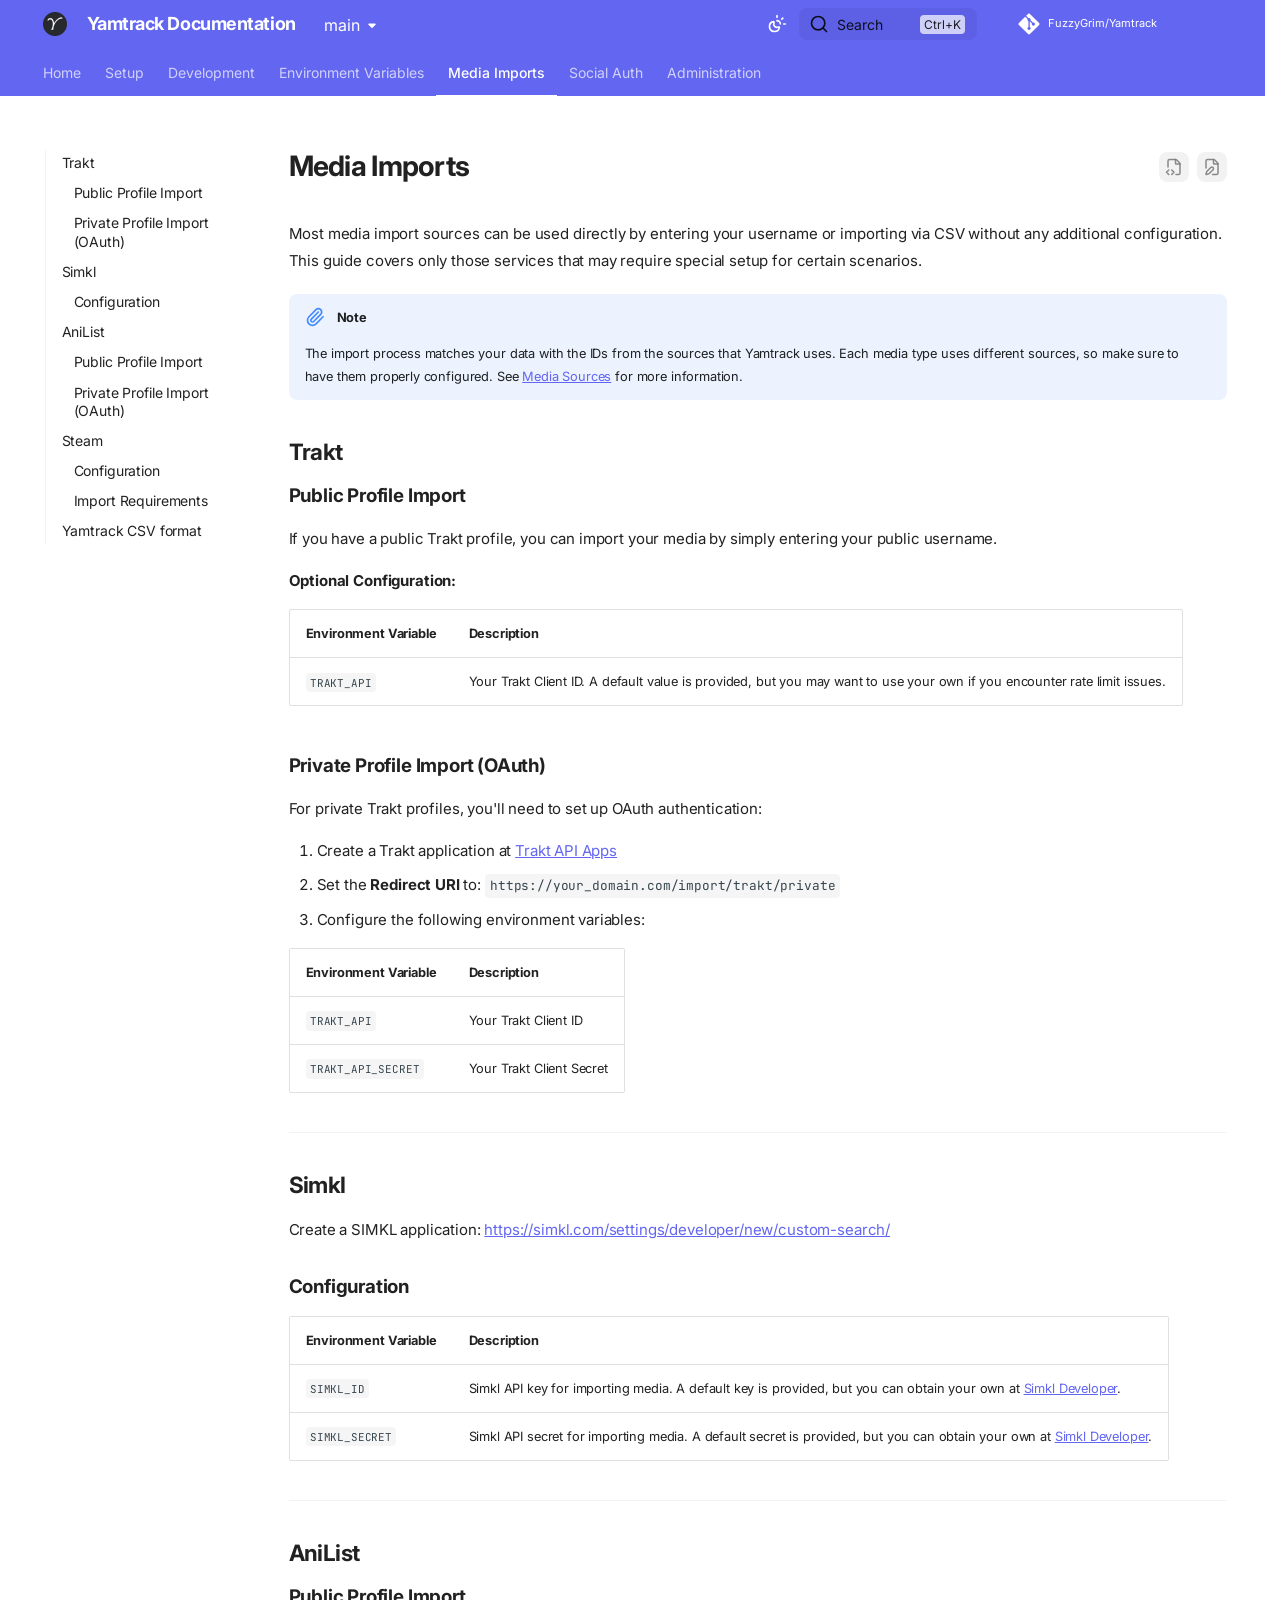
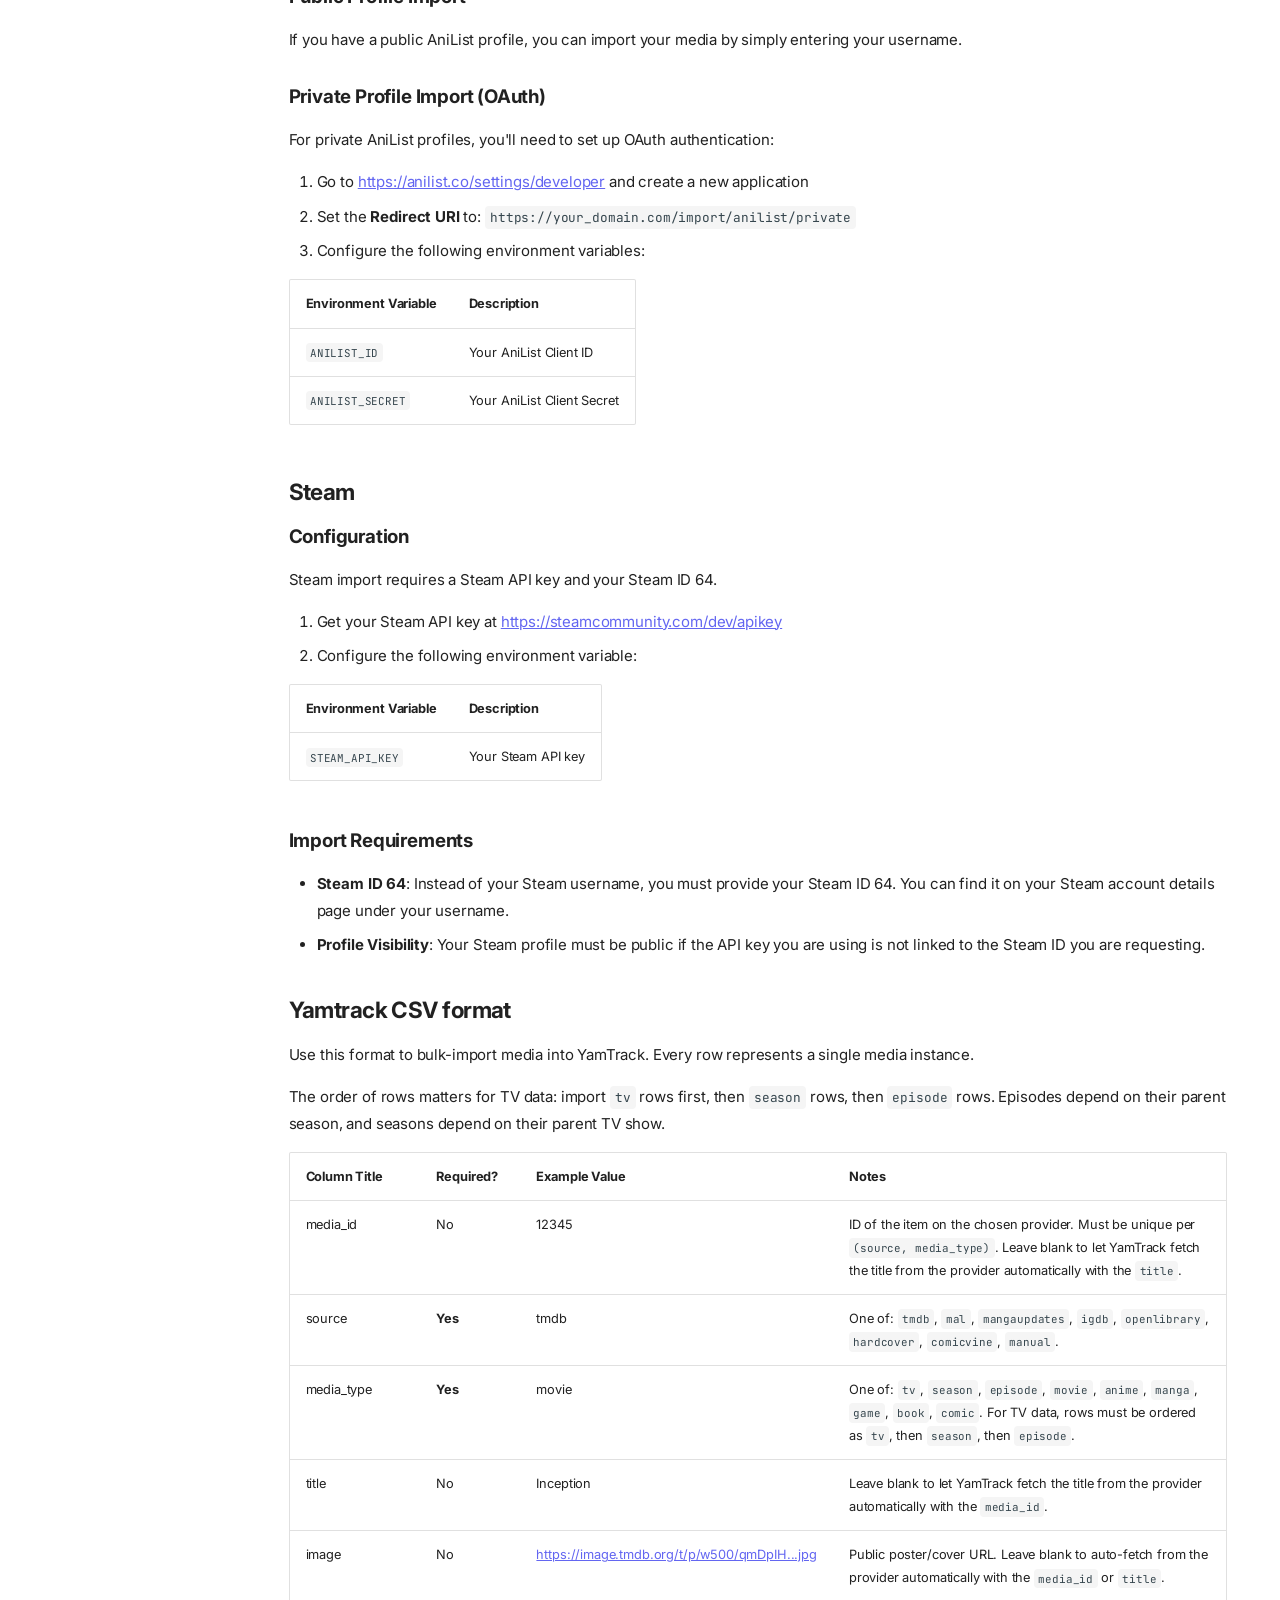
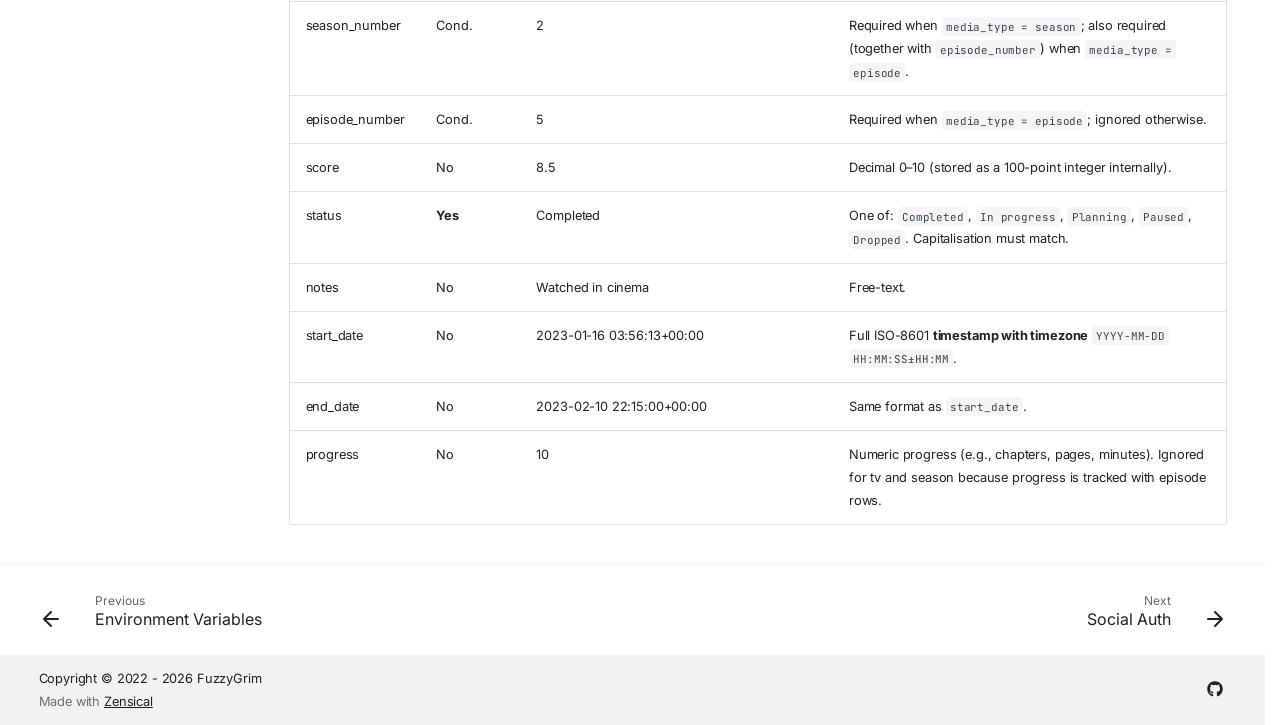
<file: main/media-imports/index.html>
<!doctype html>
<html lang="en" class="no-js">
  <head>
    
      <meta charset="utf-8">
      <meta name="viewport" content="width=device-width,initial-scale=1">
      
        <meta name="description" content="Yamtrack is a self hosted media tracker for movies, tv shows, anime, manga, video games, books, comics, and board games.">
      
      
        <meta name="author" content="FuzzyGrim">
      
      
        <link rel="canonical" href="https://FuzzyGrim.github.io/Yamtrack/main/media-imports/">
      
      
        <link rel="prev" href="../env-variables/">
      
      
        <link rel="next" href="../social-auth/">
      
      
        
      
      
      <link rel="icon" href="../assets/logo.png">
      <meta name="generator" content="zensical-0.0.42">
    
    
      
        <title>Media Imports - Yamtrack Documentation</title>
      
    
    
      
        
      
      <link rel="stylesheet" href="../assets/stylesheets/modern/main.fba56155.min.css">
      
        
          
        
        <link rel="stylesheet" href="../assets/stylesheets/modern/palette.dfe2e883.min.css">
      
      


    
    
      
    
    
      
        
        
        <link rel="preconnect" href="https://fonts.gstatic.com" crossorigin>
        <link rel="stylesheet" href="https://fonts.googleapis.com/css?family=Inter:300,300i,400,400i,500,500i,700,700i%7CJetBrains+Mono:400,400i,700,700i&amp;display=fallback">
        <style>:root{--md-text-font:"Inter";--md-code-font:"JetBrains Mono"}</style>
      
    
    
      <link rel="stylesheet" href="../stylesheets/extra.css">
    
    <script>__md_scope=new URL("..",location),__md_scope.pathname.endsWith("/")||(__md_scope=new URL(__md_scope.pathname+"/",location)),__md_hash=e=>[...e].reduce(((e,t)=>(e<<5)-e+t.charCodeAt(0)),0),__md_get=(e,t=localStorage,_=__md_scope)=>JSON.parse(t.getItem(_.pathname+"."+e)),__md_set=(e,t,_=localStorage,a=__md_scope)=>{try{_.setItem(a.pathname+"."+e,JSON.stringify(t))}catch(e){}},document.documentElement.setAttribute("data-platform",navigator.platform)</script>
    
      

    
    
  </head>
  
  
    
    
      
    
    
    
    
    <body dir="ltr" data-md-color-scheme="default" data-md-color-primary="indigo" data-md-color-accent="indigo">
  
    
    <input class="md-toggle" data-md-toggle="drawer" type="checkbox" id="__drawer" autocomplete="off">
    <input class="md-toggle" data-md-toggle="search" type="checkbox" id="__search" autocomplete="off">
    <label class="md-overlay" for="__drawer" aria-label="Navigation"></label>
    <div data-md-component="skip">
      
        
        <a href="#media-imports" class="md-skip">
          Skip to content
        </a>
      
    </div>
    <div data-md-component="announce">
      
    </div>
    
      <div data-md-color-scheme="default" data-md-component="outdated" hidden>
        
      </div>
    
    
      

<header class="md-header" data-md-component="header">
  <nav class="md-header__inner md-grid" aria-label="Header">
    <a href="./.." title="Yamtrack Documentation" class="md-header__button md-logo" aria-label="Yamtrack Documentation" data-md-component="logo">
      
  <img src="../assets/logo.png" alt="Yamtrack Documentation">

    </a>
    <label class="md-header__button md-icon" for="__drawer" aria-label="Navigation">
      
      <svg xmlns="http://www.w3.org/2000/svg" fill="none" stroke="currentColor" stroke-linecap="round" stroke-linejoin="round" stroke-width="2" class="lucide lucide-menu" viewBox="0 0 24 24"><path d="M4 5h16M4 12h16M4 19h16"/></svg>
    </label>
    <div class="md-header__title" data-md-component="header-title">
      <div class="md-header__ellipsis">
        <div class="md-header__topic">
          <span class="md-ellipsis">
            Yamtrack Documentation
          </span>
        </div>
        <div class="md-header__topic" data-md-component="header-topic">
          <span class="md-ellipsis">
            
              Media Imports
            
          </span>
        </div>
      </div>
    </div>
    
      
        <form class="md-header__option" data-md-component="palette">
  
    
    
    
    <input class="md-option" data-md-color-media="(prefers-color-scheme)" data-md-color-scheme="default" data-md-color-primary="indigo" data-md-color-accent="indigo"  aria-label="Switch to light mode"  type="radio" name="__palette" id="__palette_0">
    
      <label class="md-header__button md-icon" title="Switch to light mode" for="__palette_1" hidden>
        <svg xmlns="http://www.w3.org/2000/svg" fill="none" stroke="currentColor" stroke-linecap="round" stroke-linejoin="round" stroke-width="2" class="lucide lucide-sun-moon" viewBox="0 0 24 24"><path d="M12 2v2M14.837 16.385a6 6 0 1 1-7.223-7.222c.624-.147.97.66.715 1.248a4 4 0 0 0 5.26 5.259c.589-.255 1.396.09 1.248.715M16 12a4 4 0 0 0-4-4M19 5l-1.256 1.256M20 12h2"/></svg>
      </label>
    
  
    
    
    
    <input class="md-option" data-md-color-media="(prefers-color-scheme: light)" data-md-color-scheme="default" data-md-color-primary="indigo" data-md-color-accent="indigo"  aria-label="Switch to dark mode"  type="radio" name="__palette" id="__palette_1">
    
      <label class="md-header__button md-icon" title="Switch to dark mode" for="__palette_2" hidden>
        <svg xmlns="http://www.w3.org/2000/svg" fill="none" stroke="currentColor" stroke-linecap="round" stroke-linejoin="round" stroke-width="2" class="lucide lucide-sun" viewBox="0 0 24 24"><circle cx="12" cy="12" r="4"/><path d="M12 2v2M12 20v2M4.93 4.93l1.41 1.41M17.66 17.66l1.41 1.41M2 12h2M20 12h2M6.34 17.66l-1.41 1.41M19.07 4.93l-1.41 1.41"/></svg>
      </label>
    
  
    
    
    
    <input class="md-option" data-md-color-media="(prefers-color-scheme: dark)" data-md-color-scheme="slate" data-md-color-primary="indigo" data-md-color-accent="indigo"  aria-label="Switch to system preference"  type="radio" name="__palette" id="__palette_2">
    
      <label class="md-header__button md-icon" title="Switch to system preference" for="__palette_0" hidden>
        <svg xmlns="http://www.w3.org/2000/svg" fill="none" stroke="currentColor" stroke-linecap="round" stroke-linejoin="round" stroke-width="2" class="lucide lucide-moon" viewBox="0 0 24 24"><path d="M20.985 12.486a9 9 0 1 1-9.473-9.472c.405-.022.617.46.402.803a6 6 0 0 0 8.268 8.268c.344-.215.825-.004.803.401"/></svg>
      </label>
    
  
</form>
      
    
    
      <script>var palette=__md_get("__palette");if(palette&&palette.color){if("(prefers-color-scheme)"===palette.color.media){var media=matchMedia("(prefers-color-scheme: light)"),input=document.querySelector(media.matches?"[data-md-color-media='(prefers-color-scheme: light)']":"[data-md-color-media='(prefers-color-scheme: dark)']");palette.color.media=input.getAttribute("data-md-color-media"),palette.color.scheme=input.getAttribute("data-md-color-scheme"),palette.color.primary=input.getAttribute("data-md-color-primary"),palette.color.accent=input.getAttribute("data-md-color-accent")}for(var[key,value]of Object.entries(palette.color))document.body.setAttribute("data-md-color-"+key,value)}</script>
    
    
    
      
      
        <label class="md-header__button md-icon" for="__search" aria-label="Search">
          
          <svg xmlns="http://www.w3.org/2000/svg" fill="none" stroke="currentColor" stroke-linecap="round" stroke-linejoin="round" stroke-width="2" class="lucide lucide-search" viewBox="0 0 24 24"><path d="m21 21-4.34-4.34"/><circle cx="11" cy="11" r="8"/></svg>
        </label>
        <div class="md-search" data-md-component="search" role="dialog" aria-label="Search">
  <button type="button" class="md-search__button">
    Search
  </button>
</div>
      
    
    <div class="md-header__source">
      
        <a href="https://github.com/FuzzyGrim/Yamtrack" title="Go to repository" class="md-source" data-md-component="source">
  <div class="md-source__icon md-icon">
    
    <svg xmlns="http://www.w3.org/2000/svg" viewBox="0 0 448 512"><!--! Font Awesome Free 7.2.0 by @fontawesome - https://fontawesome.com License - https://fontawesome.com/license/free (Icons: CC BY 4.0, Fonts: SIL OFL 1.1, Code: MIT License) Copyright 2026 Fonticons, Inc.--><path fill="currentColor" d="M439.6 236.1 244 40.5c-5.4-5.5-12.8-8.5-20.4-8.5s-15 3-20.4 8.4L162.5 81l51.5 51.5c27.1-9.1 52.7 16.8 43.4 43.7l49.7 49.7c34.2-11.8 61.2 31 35.5 56.7-26.5 26.5-70.2-2.9-56-37.3L240.3 199v121.9c25.3 12.5 22.3 41.8 9.1 55-6.4 6.4-15.2 10.1-24.3 10.1s-17.8-3.6-24.3-10.1c-17.6-17.6-11.1-46.9 11.2-56v-123c-20.8-8.5-24.6-30.7-18.6-45L142.6 101 8.5 235.1C3 240.6 0 247.9 0 255.5s3 15 8.5 20.4l195.6 195.7c5.4 5.4 12.7 8.4 20.4 8.4s15-3 20.4-8.4l194.7-194.7c5.4-5.4 8.4-12.8 8.4-20.4s-3-15-8.4-20.4"/></svg>
  </div>
  <div class="md-source__repository">
    FuzzyGrim/Yamtrack
  </div>
</a>
      
    </div>
  </nav>
  
</header>
    
    <div class="md-container" data-md-component="container">
      
      
        
          
            
<nav class="md-tabs" aria-label="Tabs" data-md-component="tabs">
  <div class="md-grid">
    <ul class="md-tabs__list">
      
        
  
  
  
  
    <li class="md-tabs__item">
      <a href="./.." class="md-tabs__link">
        
  
  Home

      </a>
    </li>
  

      
        
  
  
  
  
    <li class="md-tabs__item">
      <a href="../setup/" class="md-tabs__link">
        
  
  Setup

      </a>
    </li>
  

      
        
  
  
  
  
    <li class="md-tabs__item">
      <a href="../development/" class="md-tabs__link">
        
  
  Development

      </a>
    </li>
  

      
        
  
  
  
  
    <li class="md-tabs__item">
      <a href="../env-variables/" class="md-tabs__link">
        
  
  Environment Variables

      </a>
    </li>
  

      
        
  
  
  
    
  
  
    <li class="md-tabs__item md-tabs__item--active">
      <a href="././" class="md-tabs__link">
        
  
  Media Imports

      </a>
    </li>
  

      
        
  
  
  
  
    <li class="md-tabs__item">
      <a href="../social-auth/" class="md-tabs__link">
        
  
  Social Auth

      </a>
    </li>
  

      
        
  
  
  
  
    <li class="md-tabs__item">
      <a href="../administration/" class="md-tabs__link">
        
  
  Administration

      </a>
    </li>
  

      
    </ul>
  </div>
</nav>
          
        
      
      <main class="md-main" data-md-component="main">
        <div class="md-main__inner md-grid">
          
            
              
              <div class="md-sidebar md-sidebar--primary" data-md-component="sidebar" data-md-type="navigation" >
                <div class="md-sidebar__scrollwrap">
                  <div class="md-sidebar__inner">
                    


  


  

<nav class="md-nav md-nav--primary md-nav--lifted md-nav--integrated" aria-label="Navigation" data-md-level="0">
  <label class="md-nav__title" for="__drawer">
    <a href="./.." title="Yamtrack Documentation" class="md-nav__button md-logo" aria-label="Yamtrack Documentation" data-md-component="logo">
      
  <img src="../assets/logo.png" alt="Yamtrack Documentation">

    </a>
    Yamtrack Documentation
  </label>
  
    <div class="md-nav__source">
      <a href="https://github.com/FuzzyGrim/Yamtrack" title="Go to repository" class="md-source" data-md-component="source">
  <div class="md-source__icon md-icon">
    
    <svg xmlns="http://www.w3.org/2000/svg" viewBox="0 0 448 512"><!--! Font Awesome Free 7.2.0 by @fontawesome - https://fontawesome.com License - https://fontawesome.com/license/free (Icons: CC BY 4.0, Fonts: SIL OFL 1.1, Code: MIT License) Copyright 2026 Fonticons, Inc.--><path fill="currentColor" d="M439.6 236.1 244 40.5c-5.4-5.5-12.8-8.5-20.4-8.5s-15 3-20.4 8.4L162.5 81l51.5 51.5c27.1-9.1 52.7 16.8 43.4 43.7l49.7 49.7c34.2-11.8 61.2 31 35.5 56.7-26.5 26.5-70.2-2.9-56-37.3L240.3 199v121.9c25.3 12.5 22.3 41.8 9.1 55-6.4 6.4-15.2 10.1-24.3 10.1s-17.8-3.6-24.3-10.1c-17.6-17.6-11.1-46.9 11.2-56v-123c-20.8-8.5-24.6-30.7-18.6-45L142.6 101 8.5 235.1C3 240.6 0 247.9 0 255.5s3 15 8.5 20.4l195.6 195.7c5.4 5.4 12.7 8.4 20.4 8.4s15-3 20.4-8.4l194.7-194.7c5.4-5.4 8.4-12.8 8.4-20.4s-3-15-8.4-20.4"/></svg>
  </div>
  <div class="md-source__repository">
    FuzzyGrim/Yamtrack
  </div>
</a>
    </div>
  
  <ul class="md-nav__list" data-md-scrollfix>
    
      
      
  
  
  
  
    <li class="md-nav__item">
      <a href="./.." class="md-nav__link">
        
  
  
  <span class="md-ellipsis">
    
  
  Home

    
  </span>
  
  

      </a>
    </li>
  

    
      
      
  
  
  
  
    <li class="md-nav__item">
      <a href="../setup/" class="md-nav__link">
        
  
  
  <span class="md-ellipsis">
    
  
  Setup

    
  </span>
  
  

      </a>
    </li>
  

    
      
      
  
  
  
  
    <li class="md-nav__item">
      <a href="../development/" class="md-nav__link">
        
  
  
  <span class="md-ellipsis">
    
  
  Development

    
  </span>
  
  

      </a>
    </li>
  

    
      
      
  
  
  
  
    <li class="md-nav__item">
      <a href="../env-variables/" class="md-nav__link">
        
  
  
  <span class="md-ellipsis">
    
  
  Environment Variables

    
  </span>
  
  

      </a>
    </li>
  

    
      
      
  
  
    
  
  
  
    <li class="md-nav__item md-nav__item--active">
      
      
      
      
        
      
      
        <label class="md-nav__link md-nav__link--active" for="__toc">
          
  
  
  <span class="md-ellipsis">
    
  
  Media Imports

    
  </span>
  
  

          <span class="md-nav__icon md-icon"></span>
        </label>
      
      <a href="././" class="md-nav__link md-nav__link--active">
        
  
  
  <span class="md-ellipsis">
    
  
  Media Imports

    
  </span>
  
  

      </a>
      
        


<nav class="md-nav md-nav--secondary" aria-label="On this page">
  
  
  
    
  
  
    <label class="md-nav__title" for="__toc">
      <span class="md-nav__icon md-icon"></span>
      On this page
    </label>
    <ul class="md-nav__list" data-md-component="toc" data-md-scrollfix>
      
        <li class="md-nav__item">
  <a href="#trakt" class="md-nav__link">
    <span class="md-ellipsis">
      <span class="md-typeset">
        Trakt
      </span>
    </span>
  </a>
  
    <nav class="md-nav" aria-label="Trakt">
      <ul class="md-nav__list">
        
          <li class="md-nav__item">
  <a href="#public-profile-import" class="md-nav__link">
    <span class="md-ellipsis">
      <span class="md-typeset">
        Public Profile Import
      </span>
    </span>
  </a>
  
</li>
        
          <li class="md-nav__item">
  <a href="#private-profile-import-oauth" class="md-nav__link">
    <span class="md-ellipsis">
      <span class="md-typeset">
        Private Profile Import (OAuth)
      </span>
    </span>
  </a>
  
</li>
        
      </ul>
    </nav>
  
</li>
      
        <li class="md-nav__item">
  <a href="#simkl" class="md-nav__link">
    <span class="md-ellipsis">
      <span class="md-typeset">
        Simkl
      </span>
    </span>
  </a>
  
    <nav class="md-nav" aria-label="Simkl">
      <ul class="md-nav__list">
        
          <li class="md-nav__item">
  <a href="#configuration" class="md-nav__link">
    <span class="md-ellipsis">
      <span class="md-typeset">
        Configuration
      </span>
    </span>
  </a>
  
</li>
        
      </ul>
    </nav>
  
</li>
      
        <li class="md-nav__item">
  <a href="#anilist" class="md-nav__link">
    <span class="md-ellipsis">
      <span class="md-typeset">
        AniList
      </span>
    </span>
  </a>
  
    <nav class="md-nav" aria-label="AniList">
      <ul class="md-nav__list">
        
          <li class="md-nav__item">
  <a href="#public-profile-import_1" class="md-nav__link">
    <span class="md-ellipsis">
      <span class="md-typeset">
        Public Profile Import
      </span>
    </span>
  </a>
  
</li>
        
          <li class="md-nav__item">
  <a href="#private-profile-import-oauth_1" class="md-nav__link">
    <span class="md-ellipsis">
      <span class="md-typeset">
        Private Profile Import (OAuth)
      </span>
    </span>
  </a>
  
</li>
        
      </ul>
    </nav>
  
</li>
      
        <li class="md-nav__item">
  <a href="#steam" class="md-nav__link">
    <span class="md-ellipsis">
      <span class="md-typeset">
        Steam
      </span>
    </span>
  </a>
  
    <nav class="md-nav" aria-label="Steam">
      <ul class="md-nav__list">
        
          <li class="md-nav__item">
  <a href="#configuration_1" class="md-nav__link">
    <span class="md-ellipsis">
      <span class="md-typeset">
        Configuration
      </span>
    </span>
  </a>
  
</li>
        
          <li class="md-nav__item">
  <a href="#import-requirements" class="md-nav__link">
    <span class="md-ellipsis">
      <span class="md-typeset">
        Import Requirements
      </span>
    </span>
  </a>
  
</li>
        
      </ul>
    </nav>
  
</li>
      
        <li class="md-nav__item">
  <a href="#yamtrack-csv-format" class="md-nav__link">
    <span class="md-ellipsis">
      <span class="md-typeset">
        Yamtrack CSV format
      </span>
    </span>
  </a>
  
</li>
      
    </ul>
  
</nav>
      
    </li>
  

    
      
      
  
  
  
  
    <li class="md-nav__item">
      <a href="../social-auth/" class="md-nav__link">
        
  
  
  <span class="md-ellipsis">
    
  
  Social Auth

    
  </span>
  
  

      </a>
    </li>
  

    
      
      
  
  
  
  
    <li class="md-nav__item">
      <a href="../administration/" class="md-nav__link">
        
  
  
  <span class="md-ellipsis">
    
  
  Administration

    
  </span>
  
  

      </a>
    </li>
  

    
  </ul>
</nav>
                  </div>
                </div>
              </div>
            
            
          
          
            <div class="md-content" data-md-component="content">
              
              <article class="md-content__inner md-typeset">
                
                  
  
    <a href="https://github.com/FuzzyGrim/Yamtrack/edit/dev/docs/media-imports.md" title="Edit this page" class="md-content__button md-icon" rel="edit">
      
      <svg xmlns="http://www.w3.org/2000/svg" fill="none" stroke="currentColor" stroke-linecap="round" stroke-linejoin="round" stroke-width="2" class="lucide lucide-file-pen" viewBox="0 0 24 24"><path d="M12.659 22H18a2 2 0 0 0 2-2V8a2.4 2.4 0 0 0-.706-1.706l-3.588-3.588A2.4 2.4 0 0 0 14 2H6a2 2 0 0 0-2 2v9.34"/><path d="M14 2v5a1 1 0 0 0 1 1h5M10.378 12.622a1 1 0 0 1 3 3.003L8.36 20.637a2 2 0 0 1-.854.506l-2.867.837a.5.5 0 0 1-.62-.62l.836-2.869a2 2 0 0 1 .506-.853z"/></svg>
    </a>
  
  
    
      
    
    <a href="https://github.com/FuzzyGrim/Yamtrack/raw/dev/docs/media-imports.md" title="View source of this page" class="md-content__button md-icon">
      
      <svg xmlns="http://www.w3.org/2000/svg" fill="none" stroke="currentColor" stroke-linecap="round" stroke-linejoin="round" stroke-width="2" class="lucide lucide-file-code-2" viewBox="0 0 24 24"><path d="M4 12.15V4a2 2 0 0 1 2-2h8a2.4 2.4 0 0 1 1.706.706l3.588 3.588A2.4 2.4 0 0 1 20 8v12a2 2 0 0 1-2 2h-3.35"/><path d="M14 2v5a1 1 0 0 0 1 1h5M5 16l-3 3 3 3M9 22l3-3-3-3"/></svg>
    </a>
  


<h1 id="media-imports">Media Imports<a class="headerlink" href="#media-imports" title="Permanent link">&para;</a></h1>
<p>Most media import sources can be used directly by entering your username or importing via CSV without any additional configuration. This guide covers only those services that may require special setup for certain scenarios.</p>
<div class="admonition note">
<p class="admonition-title">Note</p>
<p>The import process matches your data with the IDs from the sources that Yamtrack uses. Each media type uses different sources, so make sure to have them properly configured. See <a href="../env-variables/#media-sources">Media Sources</a> for more information.</p>
</div>
<h2 id="trakt">Trakt<a class="headerlink" href="#trakt" title="Permanent link">&para;</a></h2>
<h3 id="public-profile-import">Public Profile Import<a class="headerlink" href="#public-profile-import" title="Permanent link">&para;</a></h3>
<p>If you have a public Trakt profile, you can import your media by simply entering your public username.</p>
<p><strong>Optional Configuration:</strong></p>
<table>
<thead>
<tr>
<th>Environment Variable</th>
<th>Description</th>
</tr>
</thead>
<tbody>
<tr>
<td><code>TRAKT_API</code></td>
<td>Your Trakt Client ID. A default value is provided, but you may want to use your own if you encounter rate limit issues.</td>
</tr>
</tbody>
</table>
<h3 id="private-profile-import-oauth">Private Profile Import (OAuth)<a class="headerlink" href="#private-profile-import-oauth" title="Permanent link">&para;</a></h3>
<p>For private Trakt profiles, you'll need to set up OAuth authentication:</p>
<ol>
<li>Create a Trakt application at <a href="https://trakt.tv/oauth/applications">Trakt API Apps</a></li>
<li>Set the <strong>Redirect URI</strong> to: <code>https://your_domain.com/import/trakt/private</code></li>
<li>Configure the following environment variables:</li>
</ol>
<table>
<thead>
<tr>
<th>Environment Variable</th>
<th>Description</th>
</tr>
</thead>
<tbody>
<tr>
<td><code>TRAKT_API</code></td>
<td>Your Trakt Client ID</td>
</tr>
<tr>
<td><code>TRAKT_API_SECRET</code></td>
<td>Your Trakt Client Secret</td>
</tr>
</tbody>
</table>
<hr />
<h2 id="simkl">Simkl<a class="headerlink" href="#simkl" title="Permanent link">&para;</a></h2>
<p>Create a SIMKL application: <a href="https://simkl.com/settings/developer/new/custom-search/">https://simkl.com/settings/developer/new/custom-search/</a></p>
<h3 id="configuration">Configuration<a class="headerlink" href="#configuration" title="Permanent link">&para;</a></h3>
<table>
<thead>
<tr>
<th>Environment Variable</th>
<th>Description</th>
</tr>
</thead>
<tbody>
<tr>
<td><code>SIMKL_ID</code></td>
<td>Simkl API key for importing media. A default key is provided, but you can obtain your own at <a href="https://simkl.com/settings/developer/">Simkl Developer</a>.</td>
</tr>
<tr>
<td><code>SIMKL_SECRET</code></td>
<td>Simkl API secret for importing media. A default secret is provided, but you can obtain your own at <a href="https://simkl.com/settings/developer/">Simkl Developer</a>.</td>
</tr>
</tbody>
</table>
<hr />
<h2 id="anilist">AniList<a class="headerlink" href="#anilist" title="Permanent link">&para;</a></h2>
<h3 id="public-profile-import_1">Public Profile Import<a class="headerlink" href="#public-profile-import_1" title="Permanent link">&para;</a></h3>
<p>If you have a public AniList profile, you can import your media by simply entering your username.</p>
<h3 id="private-profile-import-oauth_1">Private Profile Import (OAuth)<a class="headerlink" href="#private-profile-import-oauth_1" title="Permanent link">&para;</a></h3>
<p>For private AniList profiles, you'll need to set up OAuth authentication:</p>
<ol>
<li>Go to <a href="https://anilist.co/settings/developer">https://anilist.co/settings/developer</a> and create a new application</li>
<li>Set the <strong>Redirect URI</strong> to: <code>https://your_domain.com/import/anilist/private</code></li>
<li>Configure the following environment variables:</li>
</ol>
<table>
<thead>
<tr>
<th>Environment Variable</th>
<th>Description</th>
</tr>
</thead>
<tbody>
<tr>
<td><code>ANILIST_ID</code></td>
<td>Your AniList Client ID</td>
</tr>
<tr>
<td><code>ANILIST_SECRET</code></td>
<td>Your AniList Client Secret</td>
</tr>
</tbody>
</table>
<h2 id="steam">Steam<a class="headerlink" href="#steam" title="Permanent link">&para;</a></h2>
<h3 id="configuration_1">Configuration<a class="headerlink" href="#configuration_1" title="Permanent link">&para;</a></h3>
<p>Steam import requires a Steam API key and your Steam ID 64.</p>
<ol>
<li>Get your Steam API key at <a href="https://steamcommunity.com/dev/apikey">https://steamcommunity.com/dev/apikey</a></li>
<li>Configure the following environment variable:</li>
</ol>
<table>
<thead>
<tr>
<th>Environment Variable</th>
<th>Description</th>
</tr>
</thead>
<tbody>
<tr>
<td><code>STEAM_API_KEY</code></td>
<td>Your Steam API key</td>
</tr>
</tbody>
</table>
<h3 id="import-requirements">Import Requirements<a class="headerlink" href="#import-requirements" title="Permanent link">&para;</a></h3>
<ul>
<li><strong>Steam ID 64</strong>: Instead of your Steam username, you must provide your Steam ID 64. You can find it on your Steam account details page under your username.</li>
<li><strong>Profile Visibility</strong>: Your Steam profile must be public if the API key you are using is not linked to the Steam ID you are requesting.</li>
</ul>
<h2 id="yamtrack-csv-format">Yamtrack CSV format<a class="headerlink" href="#yamtrack-csv-format" title="Permanent link">&para;</a></h2>
<p>Use this format to bulk-import media into YamTrack. Every row represents a single media instance.</p>
<p>The order of rows matters for TV data: import <code>tv</code> rows first, then <code>season</code> rows, then <code>episode</code> rows. Episodes depend on their parent season, and seasons depend on their parent TV show.</p>
<table>
<thead>
<tr>
<th>Column Title</th>
<th>Required?</th>
<th>Example Value</th>
<th>Notes</th>
</tr>
</thead>
<tbody>
<tr>
<td>media_id</td>
<td>No</td>
<td>12345</td>
<td>ID of the item on the chosen provider. Must be unique per <code>(source, media_type)</code>. Leave blank to let YamTrack fetch the title from the provider automatically with the <code>title</code>.</td>
</tr>
<tr>
<td>source</td>
<td><strong>Yes</strong></td>
<td>tmdb</td>
<td>One of: <code>tmdb</code>, <code>mal</code>, <code>mangaupdates</code>, <code>igdb</code>, <code>openlibrary</code>, <code>hardcover</code>, <code>comicvine</code>, <code>manual</code>.</td>
</tr>
<tr>
<td>media_type</td>
<td><strong>Yes</strong></td>
<td>movie</td>
<td>One of: <code>tv</code>, <code>season</code>, <code>episode</code>, <code>movie</code>, <code>anime</code>, <code>manga</code>, <code>game</code>, <code>book</code>, <code>comic</code>. For TV data, rows must be ordered as <code>tv</code>, then <code>season</code>, then <code>episode</code>.</td>
</tr>
<tr>
<td>title</td>
<td>No</td>
<td>Inception</td>
<td>Leave blank to let YamTrack fetch the title from the provider automatically with the <code>media_id</code>.</td>
</tr>
<tr>
<td>image</td>
<td>No</td>
<td><a href="https://image.tmdb.org/t/p/w500/qmDpIH...jpg">https://image.tmdb.org/t/p/w500/qmDpIH...jpg</a></td>
<td>Public poster/cover URL. Leave blank to auto-fetch from the provider automatically with the <code>media_id</code> or <code>title</code>.</td>
</tr>
<tr>
<td>season_number</td>
<td>Cond.</td>
<td>2</td>
<td>Required when <code>media_type = season</code>; also required (together with <code>episode_number</code>) when <code>media_type = episode</code>.</td>
</tr>
<tr>
<td>episode_number</td>
<td>Cond.</td>
<td>5</td>
<td>Required when <code>media_type = episode</code>; ignored otherwise.</td>
</tr>
<tr>
<td>score</td>
<td>No</td>
<td>8.5</td>
<td>Decimal 0–10 (stored as a 100-point integer internally).</td>
</tr>
<tr>
<td>status</td>
<td><strong>Yes</strong></td>
<td>Completed</td>
<td>One of: <code>Completed</code>, <code>In progress</code>, <code>Planning</code>, <code>Paused</code>, <code>Dropped</code>. Capitalisation must match.</td>
</tr>
<tr>
<td>notes</td>
<td>No</td>
<td>Watched in cinema</td>
<td>Free-text.</td>
</tr>
<tr>
<td>start_date</td>
<td>No</td>
<td>2023-01-16 03:56:13+00:00</td>
<td>Full ISO-8601 <strong>timestamp with timezone</strong> <code>YYYY-MM-DD HH:MM:SS±HH:MM</code>.</td>
</tr>
<tr>
<td>end_date</td>
<td>No</td>
<td>2023-02-10 22:15:00+00:00</td>
<td>Same format as <code>start_date</code>.</td>
</tr>
<tr>
<td>progress</td>
<td>No</td>
<td>10</td>
<td>Numeric progress (e.g., chapters, pages, minutes). Ignored for tv and season because progress is tracked with episode rows.</td>
</tr>
</tbody>
</table>














                
              </article>
            </div>
          
          
<script>var target=document.getElementById(location.hash.slice(1));target&&target.name&&(target.checked=target.name.startsWith("__tabbed_"))</script>
        </div>
        
          <button type="button" class="md-top md-icon" data-md-component="top" hidden>
  
  <svg xmlns="http://www.w3.org/2000/svg" fill="none" stroke="currentColor" stroke-linecap="round" stroke-linejoin="round" stroke-width="2" class="lucide lucide-circle-arrow-up" viewBox="0 0 24 24"><circle cx="12" cy="12" r="10"/><path d="m16 12-4-4-4 4M12 16V8"/></svg>
  Back to top
</button>
        
      </main>
      
        <footer class="md-footer">
  
    
      
      <nav class="md-footer__inner md-grid" aria-label="Footer" >
        
          
          <a href="../env-variables/" class="md-footer__link md-footer__link--prev" aria-label="Previous: Environment Variables">
            <div class="md-footer__button md-icon">
              
              <svg xmlns="http://www.w3.org/2000/svg" fill="none" stroke="currentColor" stroke-linecap="round" stroke-linejoin="round" stroke-width="2" class="lucide lucide-arrow-left" viewBox="0 0 24 24"><path d="m12 19-7-7 7-7M19 12H5"/></svg>
            </div>
            <div class="md-footer__title">
              <span class="md-footer__direction">
                Previous
              </span>
              <div class="md-ellipsis">
                Environment Variables
              </div>
            </div>
          </a>
        
        
          
          <a href="../social-auth/" class="md-footer__link md-footer__link--next" aria-label="Next: Social Auth">
            <div class="md-footer__title">
              <span class="md-footer__direction">
                Next
              </span>
              <div class="md-ellipsis">
                Social Auth
              </div>
            </div>
            <div class="md-footer__button md-icon">
              
              <svg xmlns="http://www.w3.org/2000/svg" fill="none" stroke="currentColor" stroke-linecap="round" stroke-linejoin="round" stroke-width="2" class="lucide lucide-arrow-right" viewBox="0 0 24 24"><path d="M5 12h14M12 5l7 7-7 7"/></svg>
            </div>
          </a>
        
      </nav>
    
  
  <div class="md-footer-meta md-typeset">
    <div class="md-footer-meta__inner md-grid">
      <div class="md-copyright">
  
    <div class="md-copyright__highlight">
      Copyright &copy; 2022 - 2026 FuzzyGrim
    </div>
  
  
    Made with
    <a href="https://zensical.org/" target="_blank" rel="noopener">
      Zensical
    </a>
  
</div>
      
        
<div class="md-social">
  
    
    
    
    
      
      
    
    <a href="https://github.com/FuzzyGrim/Yamtrack" target="_blank" rel="noopener" title="github.com" class="md-social__link">
      <svg xmlns="http://www.w3.org/2000/svg" viewBox="0 0 512 512"><!--! Font Awesome Free 7.2.0 by @fontawesome - https://fontawesome.com License - https://fontawesome.com/license/free (Icons: CC BY 4.0, Fonts: SIL OFL 1.1, Code: MIT License) Copyright 2026 Fonticons, Inc.--><path fill="currentColor" d="M173.9 397.4c0 2-2.3 3.6-5.2 3.6-3.3.3-5.6-1.3-5.6-3.6 0-2 2.3-3.6 5.2-3.6 3-.3 5.6 1.3 5.6 3.6m-31.1-4.5c-.7 2 1.3 4.3 4.3 4.9 2.6 1 5.6 0 6.2-2s-1.3-4.3-4.3-5.2c-2.6-.7-5.5.3-6.2 2.3m44.2-1.7c-2.9.7-4.9 2.6-4.6 4.9.3 2 2.9 3.3 5.9 2.6 2.9-.7 4.9-2.6 4.6-4.6-.3-1.9-3-3.2-5.9-2.9M252.8 8C114.1 8 8 113.3 8 252c0 110.9 69.8 205.8 169.5 239.2 12.8 2.3 17.3-5.6 17.3-12.1 0-6.2-.3-40.4-.3-61.4 0 0-70 15-84.7-29.8 0 0-11.4-29.1-27.8-36.6 0 0-22.9-15.7 1.6-15.4 0 0 24.9 2 38.6 25.8 21.9 38.6 58.6 27.5 72.9 20.9 2.3-16 8.8-27.1 16-33.7-55.9-6.2-112.3-14.3-112.3-110.5 0-27.5 7.6-41.3 23.6-58.9-2.6-6.5-11.1-33.3 2.6-67.9 20.9-6.5 69 27 69 27 20-5.6 41.5-8.5 62.8-8.5s42.8 2.9 62.8 8.5c0 0 48.1-33.6 69-27 13.7 34.7 5.2 61.4 2.6 67.9 16 17.7 25.8 31.5 25.8 58.9 0 96.5-58.9 104.2-114.8 110.5 9.2 7.9 17 22.9 17 46.4 0 33.7-.3 75.4-.3 83.6 0 6.5 4.6 14.4 17.3 12.1C436.2 457.8 504 362.9 504 252 504 113.3 391.5 8 252.8 8M105.2 352.9c-1.3 1-1 3.3.7 5.2 1.6 1.6 3.9 2.3 5.2 1 1.3-1 1-3.3-.7-5.2-1.6-1.6-3.9-2.3-5.2-1m-10.8-8.1c-.7 1.3.3 2.9 2.3 3.9 1.6 1 3.6.7 4.3-.7.7-1.3-.3-2.9-2.3-3.9-2-.6-3.6-.3-4.3.7m32.4 35.6c-1.6 1.3-1 4.3 1.3 6.2 2.3 2.3 5.2 2.6 6.5 1 1.3-1.3.7-4.3-1.3-6.2-2.2-2.3-5.2-2.6-6.5-1m-11.4-14.7c-1.6 1-1.6 3.6 0 5.9s4.3 3.3 5.6 2.3c1.6-1.3 1.6-3.9 0-6.2-1.4-2.3-4-3.3-5.6-2"/></svg>
    </a>
  
</div>
      
    </div>
  </div>
</footer>
      
    </div>
    <div class="md-dialog" data-md-component="dialog">
      <div class="md-dialog__inner md-typeset"></div>
    </div>
    
    
    
      
      
      <script id="__config" type="application/json">{"annotate":null,"base":"..","features":["content.action.edit","content.action.view","content.code.annotate","content.code.copy","header.autohide","navigation.footer","navigation.indexes","navigation.sections","navigation.tabs","navigation.top","navigation.tracking","search.highlight","search.share","search.suggest","toc.follow","toc.integrate"],"search":"../assets/javascripts/workers/search.e2d2d235.min.js","tags":null,"translations":{"clipboard.copied":"Copied to clipboard","clipboard.copy":"Copy to clipboard","search.result.more.one":"1 more on this page","search.result.more.other":"# more on this page","search.result.none":"No matching documents","search.result.one":"1 matching document","search.result.other":"# matching documents","search.result.placeholder":"Type to start searching","search.result.term.missing":"Missing","select.version":"Select version"},"version":{"alias":true,"default":"release","provider":"mike"}}</script>
    
    
      <script src="../assets/javascripts/bundle.6e5f0216.min.js"></script>
      
    
  </body>
</html>
</file>
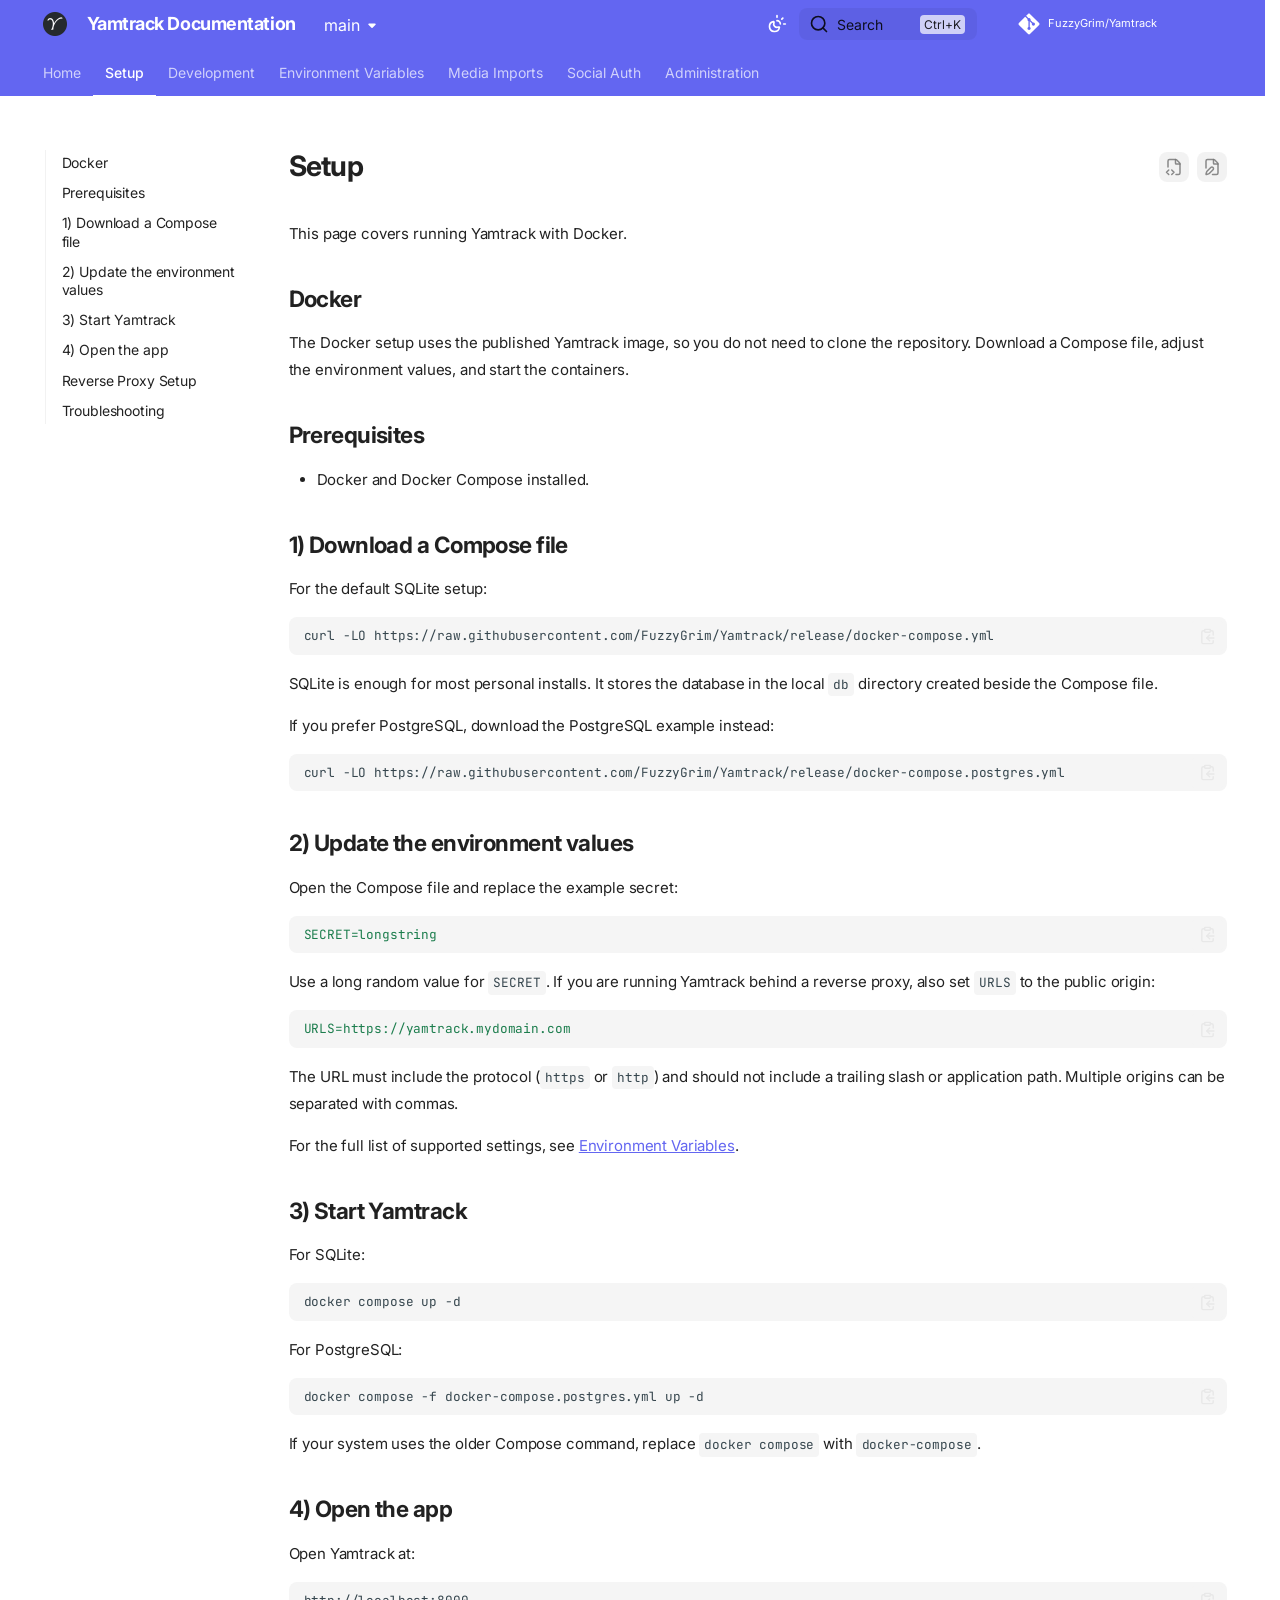
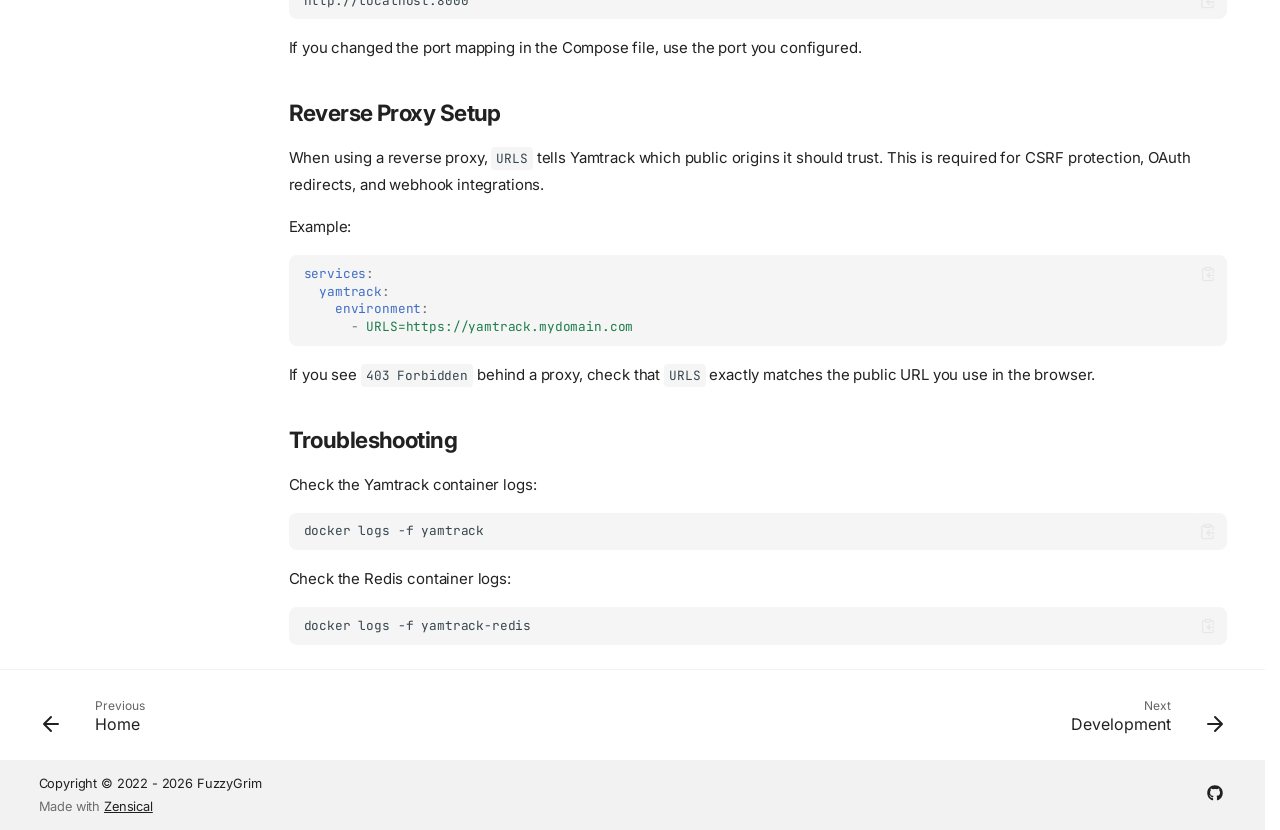
<file: main/setup/index.html>
<!doctype html>
<html lang="en" class="no-js">
  <head>
    
      <meta charset="utf-8">
      <meta name="viewport" content="width=device-width,initial-scale=1">
      
        <meta name="description" content="Yamtrack is a self hosted media tracker for movies, tv shows, anime, manga, video games, books, comics, and board games.">
      
      
        <meta name="author" content="FuzzyGrim">
      
      
        <link rel="canonical" href="https://FuzzyGrim.github.io/Yamtrack/main/setup/">
      
      
        <link rel="prev" href="./..">
      
      
        <link rel="next" href="../development/">
      
      
        
      
      
      <link rel="icon" href="../assets/logo.png">
      <meta name="generator" content="zensical-0.0.42">
    
    
      
        <title>Setup - Yamtrack Documentation</title>
      
    
    
      
        
      
      <link rel="stylesheet" href="../assets/stylesheets/modern/main.fba56155.min.css">
      
        
          
        
        <link rel="stylesheet" href="../assets/stylesheets/modern/palette.dfe2e883.min.css">
      
      


    
    
      
    
    
      
        
        
        <link rel="preconnect" href="https://fonts.gstatic.com" crossorigin>
        <link rel="stylesheet" href="https://fonts.googleapis.com/css?family=Inter:300,300i,400,400i,500,500i,700,700i%7CJetBrains+Mono:400,400i,700,700i&amp;display=fallback">
        <style>:root{--md-text-font:"Inter";--md-code-font:"JetBrains Mono"}</style>
      
    
    
      <link rel="stylesheet" href="../stylesheets/extra.css">
    
    <script>__md_scope=new URL("..",location),__md_scope.pathname.endsWith("/")||(__md_scope=new URL(__md_scope.pathname+"/",location)),__md_hash=e=>[...e].reduce(((e,t)=>(e<<5)-e+t.charCodeAt(0)),0),__md_get=(e,t=localStorage,_=__md_scope)=>JSON.parse(t.getItem(_.pathname+"."+e)),__md_set=(e,t,_=localStorage,a=__md_scope)=>{try{_.setItem(a.pathname+"."+e,JSON.stringify(t))}catch(e){}},document.documentElement.setAttribute("data-platform",navigator.platform)</script>
    
      

    
    
  </head>
  
  
    
    
      
    
    
    
    
    <body dir="ltr" data-md-color-scheme="default" data-md-color-primary="indigo" data-md-color-accent="indigo">
  
    
    <input class="md-toggle" data-md-toggle="drawer" type="checkbox" id="__drawer" autocomplete="off">
    <input class="md-toggle" data-md-toggle="search" type="checkbox" id="__search" autocomplete="off">
    <label class="md-overlay" for="__drawer" aria-label="Navigation"></label>
    <div data-md-component="skip">
      
        
        <a href="#setup" class="md-skip">
          Skip to content
        </a>
      
    </div>
    <div data-md-component="announce">
      
    </div>
    
      <div data-md-color-scheme="default" data-md-component="outdated" hidden>
        
      </div>
    
    
      

<header class="md-header" data-md-component="header">
  <nav class="md-header__inner md-grid" aria-label="Header">
    <a href="./.." title="Yamtrack Documentation" class="md-header__button md-logo" aria-label="Yamtrack Documentation" data-md-component="logo">
      
  <img src="../assets/logo.png" alt="Yamtrack Documentation">

    </a>
    <label class="md-header__button md-icon" for="__drawer" aria-label="Navigation">
      
      <svg xmlns="http://www.w3.org/2000/svg" fill="none" stroke="currentColor" stroke-linecap="round" stroke-linejoin="round" stroke-width="2" class="lucide lucide-menu" viewBox="0 0 24 24"><path d="M4 5h16M4 12h16M4 19h16"/></svg>
    </label>
    <div class="md-header__title" data-md-component="header-title">
      <div class="md-header__ellipsis">
        <div class="md-header__topic">
          <span class="md-ellipsis">
            Yamtrack Documentation
          </span>
        </div>
        <div class="md-header__topic" data-md-component="header-topic">
          <span class="md-ellipsis">
            
              Setup
            
          </span>
        </div>
      </div>
    </div>
    
      
        <form class="md-header__option" data-md-component="palette">
  
    
    
    
    <input class="md-option" data-md-color-media="(prefers-color-scheme)" data-md-color-scheme="default" data-md-color-primary="indigo" data-md-color-accent="indigo"  aria-label="Switch to light mode"  type="radio" name="__palette" id="__palette_0">
    
      <label class="md-header__button md-icon" title="Switch to light mode" for="__palette_1" hidden>
        <svg xmlns="http://www.w3.org/2000/svg" fill="none" stroke="currentColor" stroke-linecap="round" stroke-linejoin="round" stroke-width="2" class="lucide lucide-sun-moon" viewBox="0 0 24 24"><path d="M12 2v2M14.837 16.385a6 6 0 1 1-7.223-7.222c.624-.147.97.66.715 1.248a4 4 0 0 0 5.26 5.259c.589-.255 1.396.09 1.248.715M16 12a4 4 0 0 0-4-4M19 5l-1.256 1.256M20 12h2"/></svg>
      </label>
    
  
    
    
    
    <input class="md-option" data-md-color-media="(prefers-color-scheme: light)" data-md-color-scheme="default" data-md-color-primary="indigo" data-md-color-accent="indigo"  aria-label="Switch to dark mode"  type="radio" name="__palette" id="__palette_1">
    
      <label class="md-header__button md-icon" title="Switch to dark mode" for="__palette_2" hidden>
        <svg xmlns="http://www.w3.org/2000/svg" fill="none" stroke="currentColor" stroke-linecap="round" stroke-linejoin="round" stroke-width="2" class="lucide lucide-sun" viewBox="0 0 24 24"><circle cx="12" cy="12" r="4"/><path d="M12 2v2M12 20v2M4.93 4.93l1.41 1.41M17.66 17.66l1.41 1.41M2 12h2M20 12h2M6.34 17.66l-1.41 1.41M19.07 4.93l-1.41 1.41"/></svg>
      </label>
    
  
    
    
    
    <input class="md-option" data-md-color-media="(prefers-color-scheme: dark)" data-md-color-scheme="slate" data-md-color-primary="indigo" data-md-color-accent="indigo"  aria-label="Switch to system preference"  type="radio" name="__palette" id="__palette_2">
    
      <label class="md-header__button md-icon" title="Switch to system preference" for="__palette_0" hidden>
        <svg xmlns="http://www.w3.org/2000/svg" fill="none" stroke="currentColor" stroke-linecap="round" stroke-linejoin="round" stroke-width="2" class="lucide lucide-moon" viewBox="0 0 24 24"><path d="M20.985 12.486a9 9 0 1 1-9.473-9.472c.405-.022.617.46.402.803a6 6 0 0 0 8.268 8.268c.344-.215.825-.004.803.401"/></svg>
      </label>
    
  
</form>
      
    
    
      <script>var palette=__md_get("__palette");if(palette&&palette.color){if("(prefers-color-scheme)"===palette.color.media){var media=matchMedia("(prefers-color-scheme: light)"),input=document.querySelector(media.matches?"[data-md-color-media='(prefers-color-scheme: light)']":"[data-md-color-media='(prefers-color-scheme: dark)']");palette.color.media=input.getAttribute("data-md-color-media"),palette.color.scheme=input.getAttribute("data-md-color-scheme"),palette.color.primary=input.getAttribute("data-md-color-primary"),palette.color.accent=input.getAttribute("data-md-color-accent")}for(var[key,value]of Object.entries(palette.color))document.body.setAttribute("data-md-color-"+key,value)}</script>
    
    
    
      
      
        <label class="md-header__button md-icon" for="__search" aria-label="Search">
          
          <svg xmlns="http://www.w3.org/2000/svg" fill="none" stroke="currentColor" stroke-linecap="round" stroke-linejoin="round" stroke-width="2" class="lucide lucide-search" viewBox="0 0 24 24"><path d="m21 21-4.34-4.34"/><circle cx="11" cy="11" r="8"/></svg>
        </label>
        <div class="md-search" data-md-component="search" role="dialog" aria-label="Search">
  <button type="button" class="md-search__button">
    Search
  </button>
</div>
      
    
    <div class="md-header__source">
      
        <a href="https://github.com/FuzzyGrim/Yamtrack" title="Go to repository" class="md-source" data-md-component="source">
  <div class="md-source__icon md-icon">
    
    <svg xmlns="http://www.w3.org/2000/svg" viewBox="0 0 448 512"><!--! Font Awesome Free 7.2.0 by @fontawesome - https://fontawesome.com License - https://fontawesome.com/license/free (Icons: CC BY 4.0, Fonts: SIL OFL 1.1, Code: MIT License) Copyright 2026 Fonticons, Inc.--><path fill="currentColor" d="M439.6 236.1 244 40.5c-5.4-5.5-12.8-8.5-20.4-8.5s-15 3-20.4 8.4L162.5 81l51.5 51.5c27.1-9.1 52.7 16.8 43.4 43.7l49.7 49.7c34.2-11.8 61.2 31 35.5 56.7-26.5 26.5-70.2-2.9-56-37.3L240.3 199v121.9c25.3 12.5 22.3 41.8 9.1 55-6.4 6.4-15.2 10.1-24.3 10.1s-17.8-3.6-24.3-10.1c-17.6-17.6-11.1-46.9 11.2-56v-123c-20.8-8.5-24.6-30.7-18.6-45L142.6 101 8.5 235.1C3 240.6 0 247.9 0 255.5s3 15 8.5 20.4l195.6 195.7c5.4 5.4 12.7 8.4 20.4 8.4s15-3 20.4-8.4l194.7-194.7c5.4-5.4 8.4-12.8 8.4-20.4s-3-15-8.4-20.4"/></svg>
  </div>
  <div class="md-source__repository">
    FuzzyGrim/Yamtrack
  </div>
</a>
      
    </div>
  </nav>
  
</header>
    
    <div class="md-container" data-md-component="container">
      
      
        
          
            
<nav class="md-tabs" aria-label="Tabs" data-md-component="tabs">
  <div class="md-grid">
    <ul class="md-tabs__list">
      
        
  
  
  
  
    <li class="md-tabs__item">
      <a href="./.." class="md-tabs__link">
        
  
  Home

      </a>
    </li>
  

      
        
  
  
  
    
  
  
    <li class="md-tabs__item md-tabs__item--active">
      <a href="././" class="md-tabs__link">
        
  
  Setup

      </a>
    </li>
  

      
        
  
  
  
  
    <li class="md-tabs__item">
      <a href="../development/" class="md-tabs__link">
        
  
  Development

      </a>
    </li>
  

      
        
  
  
  
  
    <li class="md-tabs__item">
      <a href="../env-variables/" class="md-tabs__link">
        
  
  Environment Variables

      </a>
    </li>
  

      
        
  
  
  
  
    <li class="md-tabs__item">
      <a href="../media-imports/" class="md-tabs__link">
        
  
  Media Imports

      </a>
    </li>
  

      
        
  
  
  
  
    <li class="md-tabs__item">
      <a href="../social-auth/" class="md-tabs__link">
        
  
  Social Auth

      </a>
    </li>
  

      
        
  
  
  
  
    <li class="md-tabs__item">
      <a href="../administration/" class="md-tabs__link">
        
  
  Administration

      </a>
    </li>
  

      
    </ul>
  </div>
</nav>
          
        
      
      <main class="md-main" data-md-component="main">
        <div class="md-main__inner md-grid">
          
            
              
              <div class="md-sidebar md-sidebar--primary" data-md-component="sidebar" data-md-type="navigation" >
                <div class="md-sidebar__scrollwrap">
                  <div class="md-sidebar__inner">
                    


  


  

<nav class="md-nav md-nav--primary md-nav--lifted md-nav--integrated" aria-label="Navigation" data-md-level="0">
  <label class="md-nav__title" for="__drawer">
    <a href="./.." title="Yamtrack Documentation" class="md-nav__button md-logo" aria-label="Yamtrack Documentation" data-md-component="logo">
      
  <img src="../assets/logo.png" alt="Yamtrack Documentation">

    </a>
    Yamtrack Documentation
  </label>
  
    <div class="md-nav__source">
      <a href="https://github.com/FuzzyGrim/Yamtrack" title="Go to repository" class="md-source" data-md-component="source">
  <div class="md-source__icon md-icon">
    
    <svg xmlns="http://www.w3.org/2000/svg" viewBox="0 0 448 512"><!--! Font Awesome Free 7.2.0 by @fontawesome - https://fontawesome.com License - https://fontawesome.com/license/free (Icons: CC BY 4.0, Fonts: SIL OFL 1.1, Code: MIT License) Copyright 2026 Fonticons, Inc.--><path fill="currentColor" d="M439.6 236.1 244 40.5c-5.4-5.5-12.8-8.5-20.4-8.5s-15 3-20.4 8.4L162.5 81l51.5 51.5c27.1-9.1 52.7 16.8 43.4 43.7l49.7 49.7c34.2-11.8 61.2 31 35.5 56.7-26.5 26.5-70.2-2.9-56-37.3L240.3 199v121.9c25.3 12.5 22.3 41.8 9.1 55-6.4 6.4-15.2 10.1-24.3 10.1s-17.8-3.6-24.3-10.1c-17.6-17.6-11.1-46.9 11.2-56v-123c-20.8-8.5-24.6-30.7-18.6-45L142.6 101 8.5 235.1C3 240.6 0 247.9 0 255.5s3 15 8.5 20.4l195.6 195.7c5.4 5.4 12.7 8.4 20.4 8.4s15-3 20.4-8.4l194.7-194.7c5.4-5.4 8.4-12.8 8.4-20.4s-3-15-8.4-20.4"/></svg>
  </div>
  <div class="md-source__repository">
    FuzzyGrim/Yamtrack
  </div>
</a>
    </div>
  
  <ul class="md-nav__list" data-md-scrollfix>
    
      
      
  
  
  
  
    <li class="md-nav__item">
      <a href="./.." class="md-nav__link">
        
  
  
  <span class="md-ellipsis">
    
  
  Home

    
  </span>
  
  

      </a>
    </li>
  

    
      
      
  
  
    
  
  
  
    <li class="md-nav__item md-nav__item--active">
      
      
      
      
        
      
      
        <label class="md-nav__link md-nav__link--active" for="__toc">
          
  
  
  <span class="md-ellipsis">
    
  
  Setup

    
  </span>
  
  

          <span class="md-nav__icon md-icon"></span>
        </label>
      
      <a href="././" class="md-nav__link md-nav__link--active">
        
  
  
  <span class="md-ellipsis">
    
  
  Setup

    
  </span>
  
  

      </a>
      
        


<nav class="md-nav md-nav--secondary" aria-label="On this page">
  
  
  
    
  
  
    <label class="md-nav__title" for="__toc">
      <span class="md-nav__icon md-icon"></span>
      On this page
    </label>
    <ul class="md-nav__list" data-md-component="toc" data-md-scrollfix>
      
        <li class="md-nav__item">
  <a href="#docker" class="md-nav__link">
    <span class="md-ellipsis">
      <span class="md-typeset">
        Docker
      </span>
    </span>
  </a>
  
</li>
      
        <li class="md-nav__item">
  <a href="#prerequisites" class="md-nav__link">
    <span class="md-ellipsis">
      <span class="md-typeset">
        Prerequisites
      </span>
    </span>
  </a>
  
</li>
      
        <li class="md-nav__item">
  <a href="#1-download-a-compose-file" class="md-nav__link">
    <span class="md-ellipsis">
      <span class="md-typeset">
        1) Download a Compose file
      </span>
    </span>
  </a>
  
</li>
      
        <li class="md-nav__item">
  <a href="#2-update-the-environment-values" class="md-nav__link">
    <span class="md-ellipsis">
      <span class="md-typeset">
        2) Update the environment values
      </span>
    </span>
  </a>
  
</li>
      
        <li class="md-nav__item">
  <a href="#3-start-yamtrack" class="md-nav__link">
    <span class="md-ellipsis">
      <span class="md-typeset">
        3) Start Yamtrack
      </span>
    </span>
  </a>
  
</li>
      
        <li class="md-nav__item">
  <a href="#4-open-the-app" class="md-nav__link">
    <span class="md-ellipsis">
      <span class="md-typeset">
        4) Open the app
      </span>
    </span>
  </a>
  
</li>
      
        <li class="md-nav__item">
  <a href="#reverse-proxy-setup" class="md-nav__link">
    <span class="md-ellipsis">
      <span class="md-typeset">
        Reverse Proxy Setup
      </span>
    </span>
  </a>
  
</li>
      
        <li class="md-nav__item">
  <a href="#troubleshooting" class="md-nav__link">
    <span class="md-ellipsis">
      <span class="md-typeset">
        Troubleshooting
      </span>
    </span>
  </a>
  
</li>
      
    </ul>
  
</nav>
      
    </li>
  

    
      
      
  
  
  
  
    <li class="md-nav__item">
      <a href="../development/" class="md-nav__link">
        
  
  
  <span class="md-ellipsis">
    
  
  Development

    
  </span>
  
  

      </a>
    </li>
  

    
      
      
  
  
  
  
    <li class="md-nav__item">
      <a href="../env-variables/" class="md-nav__link">
        
  
  
  <span class="md-ellipsis">
    
  
  Environment Variables

    
  </span>
  
  

      </a>
    </li>
  

    
      
      
  
  
  
  
    <li class="md-nav__item">
      <a href="../media-imports/" class="md-nav__link">
        
  
  
  <span class="md-ellipsis">
    
  
  Media Imports

    
  </span>
  
  

      </a>
    </li>
  

    
      
      
  
  
  
  
    <li class="md-nav__item">
      <a href="../social-auth/" class="md-nav__link">
        
  
  
  <span class="md-ellipsis">
    
  
  Social Auth

    
  </span>
  
  

      </a>
    </li>
  

    
      
      
  
  
  
  
    <li class="md-nav__item">
      <a href="../administration/" class="md-nav__link">
        
  
  
  <span class="md-ellipsis">
    
  
  Administration

    
  </span>
  
  

      </a>
    </li>
  

    
  </ul>
</nav>
                  </div>
                </div>
              </div>
            
            
          
          
            <div class="md-content" data-md-component="content">
              
              <article class="md-content__inner md-typeset">
                
                  
  
    <a href="https://github.com/FuzzyGrim/Yamtrack/edit/dev/docs/setup.md" title="Edit this page" class="md-content__button md-icon" rel="edit">
      
      <svg xmlns="http://www.w3.org/2000/svg" fill="none" stroke="currentColor" stroke-linecap="round" stroke-linejoin="round" stroke-width="2" class="lucide lucide-file-pen" viewBox="0 0 24 24"><path d="M12.659 22H18a2 2 0 0 0 2-2V8a2.4 2.4 0 0 0-.706-1.706l-3.588-3.588A2.4 2.4 0 0 0 14 2H6a2 2 0 0 0-2 2v9.34"/><path d="M14 2v5a1 1 0 0 0 1 1h5M10.378 12.622a1 1 0 0 1 3 3.003L8.36 20.637a2 2 0 0 1-.854.506l-2.867.837a.5.5 0 0 1-.62-.62l.836-2.869a2 2 0 0 1 .506-.853z"/></svg>
    </a>
  
  
    
      
    
    <a href="https://github.com/FuzzyGrim/Yamtrack/raw/dev/docs/setup.md" title="View source of this page" class="md-content__button md-icon">
      
      <svg xmlns="http://www.w3.org/2000/svg" fill="none" stroke="currentColor" stroke-linecap="round" stroke-linejoin="round" stroke-width="2" class="lucide lucide-file-code-2" viewBox="0 0 24 24"><path d="M4 12.15V4a2 2 0 0 1 2-2h8a2.4 2.4 0 0 1 1.706.706l3.588 3.588A2.4 2.4 0 0 1 20 8v12a2 2 0 0 1-2 2h-3.35"/><path d="M14 2v5a1 1 0 0 0 1 1h5M5 16l-3 3 3 3M9 22l3-3-3-3"/></svg>
    </a>
  


<h1 id="setup">Setup<a class="headerlink" href="#setup" title="Permanent link">&para;</a></h1>
<p>This page covers running Yamtrack with Docker.</p>
<h2 id="docker">Docker<a class="headerlink" href="#docker" title="Permanent link">&para;</a></h2>
<p>The Docker setup uses the published Yamtrack image, so you do not need to clone the repository. Download a Compose file, adjust the environment values, and start the containers.</p>
<h2 id="prerequisites">Prerequisites<a class="headerlink" href="#prerequisites" title="Permanent link">&para;</a></h2>
<ul>
<li>Docker and Docker Compose installed.</li>
</ul>
<h2 id="1-download-a-compose-file">1) Download a Compose file<a class="headerlink" href="#1-download-a-compose-file" title="Permanent link">&para;</a></h2>
<p>For the default SQLite setup:</p>
<div class="language-bash highlight"><pre><span></span><code><span id="__span-0-1"><a id="__codelineno-0-1" name="__codelineno-0-1" href="#__codelineno-0-1"></a>curl<span class="w"> </span>-LO<span class="w"> </span>https://raw.githubusercontent.com/FuzzyGrim/Yamtrack/release/docker-compose.yml
</span></code></pre></div>
<p>SQLite is enough for most personal installs. It stores the database in the local <code>db</code> directory created beside the Compose file.</p>
<p>If you prefer PostgreSQL, download the PostgreSQL example instead:</p>
<div class="language-bash highlight"><pre><span></span><code><span id="__span-1-1"><a id="__codelineno-1-1" name="__codelineno-1-1" href="#__codelineno-1-1"></a>curl<span class="w"> </span>-LO<span class="w"> </span>https://raw.githubusercontent.com/FuzzyGrim/Yamtrack/release/docker-compose.postgres.yml
</span></code></pre></div>
<h2 id="2-update-the-environment-values">2) Update the environment values<a class="headerlink" href="#2-update-the-environment-values" title="Permanent link">&para;</a></h2>
<p>Open the Compose file and replace the example secret:</p>
<div class="language-yaml highlight"><pre><span></span><code><span id="__span-2-1"><a id="__codelineno-2-1" name="__codelineno-2-1" href="#__codelineno-2-1"></a><span class="l l-Scalar l-Scalar-Plain">SECRET=longstring</span>
</span></code></pre></div>
<p>Use a long random value for <code>SECRET</code>. If you are running Yamtrack behind a reverse proxy, also set <code>URLS</code> to the public origin:</p>
<div class="language-yaml highlight"><pre><span></span><code><span id="__span-3-1"><a id="__codelineno-3-1" name="__codelineno-3-1" href="#__codelineno-3-1"></a><span class="l l-Scalar l-Scalar-Plain">URLS=https://yamtrack.mydomain.com</span>
</span></code></pre></div>
<p>The URL must include the protocol (<code>https</code> or <code>http</code>) and should not include a trailing slash or application path. Multiple origins can be separated with commas.</p>
<p>For the full list of supported settings, see <a href="../env-variables/">Environment Variables</a>.</p>
<h2 id="3-start-yamtrack">3) Start Yamtrack<a class="headerlink" href="#3-start-yamtrack" title="Permanent link">&para;</a></h2>
<p>For SQLite:</p>
<div class="language-bash highlight"><pre><span></span><code><span id="__span-4-1"><a id="__codelineno-4-1" name="__codelineno-4-1" href="#__codelineno-4-1"></a>docker<span class="w"> </span>compose<span class="w"> </span>up<span class="w"> </span>-d
</span></code></pre></div>
<p>For PostgreSQL:</p>
<div class="language-bash highlight"><pre><span></span><code><span id="__span-5-1"><a id="__codelineno-5-1" name="__codelineno-5-1" href="#__codelineno-5-1"></a>docker<span class="w"> </span>compose<span class="w"> </span>-f<span class="w"> </span>docker-compose.postgres.yml<span class="w"> </span>up<span class="w"> </span>-d
</span></code></pre></div>
<p>If your system uses the older Compose command, replace <code>docker compose</code> with <code>docker-compose</code>.</p>
<h2 id="4-open-the-app">4) Open the app<a class="headerlink" href="#4-open-the-app" title="Permanent link">&para;</a></h2>
<p>Open Yamtrack at:</p>
<div class="language-text highlight"><pre><span></span><code><span id="__span-6-1"><a id="__codelineno-6-1" name="__codelineno-6-1" href="#__codelineno-6-1"></a>http://localhost:8000
</span></code></pre></div>
<p>If you changed the port mapping in the Compose file, use the port you configured.</p>
<h2 id="reverse-proxy-setup">Reverse Proxy Setup<a class="headerlink" href="#reverse-proxy-setup" title="Permanent link">&para;</a></h2>
<p>When using a reverse proxy, <code>URLS</code> tells Yamtrack which public origins it should trust. This is required for CSRF protection, OAuth redirects, and webhook integrations.</p>
<p>Example:</p>
<div class="language-yaml highlight"><pre><span></span><code><span id="__span-7-1"><a id="__codelineno-7-1" name="__codelineno-7-1" href="#__codelineno-7-1"></a><span class="nt">services</span><span class="p">:</span>
</span><span id="__span-7-2"><a id="__codelineno-7-2" name="__codelineno-7-2" href="#__codelineno-7-2"></a><span class="w">  </span><span class="nt">yamtrack</span><span class="p">:</span>
</span><span id="__span-7-3"><a id="__codelineno-7-3" name="__codelineno-7-3" href="#__codelineno-7-3"></a><span class="w">    </span><span class="nt">environment</span><span class="p">:</span>
</span><span id="__span-7-4"><a id="__codelineno-7-4" name="__codelineno-7-4" href="#__codelineno-7-4"></a><span class="w">      </span><span class="p p-Indicator">-</span><span class="w"> </span><span class="l l-Scalar l-Scalar-Plain">URLS=https://yamtrack.mydomain.com</span>
</span></code></pre></div>
<p>If you see <code>403 Forbidden</code> behind a proxy, check that <code>URLS</code> exactly matches the public URL you use in the browser.</p>
<h2 id="troubleshooting">Troubleshooting<a class="headerlink" href="#troubleshooting" title="Permanent link">&para;</a></h2>
<p>Check the Yamtrack container logs:</p>
<div class="language-bash highlight"><pre><span></span><code><span id="__span-8-1"><a id="__codelineno-8-1" name="__codelineno-8-1" href="#__codelineno-8-1"></a>docker<span class="w"> </span>logs<span class="w"> </span>-f<span class="w"> </span>yamtrack
</span></code></pre></div>
<p>Check the Redis container logs:</p>
<div class="language-bash highlight"><pre><span></span><code><span id="__span-9-1"><a id="__codelineno-9-1" name="__codelineno-9-1" href="#__codelineno-9-1"></a>docker<span class="w"> </span>logs<span class="w"> </span>-f<span class="w"> </span>yamtrack-redis
</span></code></pre></div>














                
              </article>
            </div>
          
          
<script>var target=document.getElementById(location.hash.slice(1));target&&target.name&&(target.checked=target.name.startsWith("__tabbed_"))</script>
        </div>
        
          <button type="button" class="md-top md-icon" data-md-component="top" hidden>
  
  <svg xmlns="http://www.w3.org/2000/svg" fill="none" stroke="currentColor" stroke-linecap="round" stroke-linejoin="round" stroke-width="2" class="lucide lucide-circle-arrow-up" viewBox="0 0 24 24"><circle cx="12" cy="12" r="10"/><path d="m16 12-4-4-4 4M12 16V8"/></svg>
  Back to top
</button>
        
      </main>
      
        <footer class="md-footer">
  
    
      
      <nav class="md-footer__inner md-grid" aria-label="Footer" >
        
          
          <a href="./.." class="md-footer__link md-footer__link--prev" aria-label="Previous: Home">
            <div class="md-footer__button md-icon">
              
              <svg xmlns="http://www.w3.org/2000/svg" fill="none" stroke="currentColor" stroke-linecap="round" stroke-linejoin="round" stroke-width="2" class="lucide lucide-arrow-left" viewBox="0 0 24 24"><path d="m12 19-7-7 7-7M19 12H5"/></svg>
            </div>
            <div class="md-footer__title">
              <span class="md-footer__direction">
                Previous
              </span>
              <div class="md-ellipsis">
                Home
              </div>
            </div>
          </a>
        
        
          
          <a href="../development/" class="md-footer__link md-footer__link--next" aria-label="Next: Development">
            <div class="md-footer__title">
              <span class="md-footer__direction">
                Next
              </span>
              <div class="md-ellipsis">
                Development
              </div>
            </div>
            <div class="md-footer__button md-icon">
              
              <svg xmlns="http://www.w3.org/2000/svg" fill="none" stroke="currentColor" stroke-linecap="round" stroke-linejoin="round" stroke-width="2" class="lucide lucide-arrow-right" viewBox="0 0 24 24"><path d="M5 12h14M12 5l7 7-7 7"/></svg>
            </div>
          </a>
        
      </nav>
    
  
  <div class="md-footer-meta md-typeset">
    <div class="md-footer-meta__inner md-grid">
      <div class="md-copyright">
  
    <div class="md-copyright__highlight">
      Copyright &copy; 2022 - 2026 FuzzyGrim
    </div>
  
  
    Made with
    <a href="https://zensical.org/" target="_blank" rel="noopener">
      Zensical
    </a>
  
</div>
      
        
<div class="md-social">
  
    
    
    
    
      
      
    
    <a href="https://github.com/FuzzyGrim/Yamtrack" target="_blank" rel="noopener" title="github.com" class="md-social__link">
      <svg xmlns="http://www.w3.org/2000/svg" viewBox="0 0 512 512"><!--! Font Awesome Free 7.2.0 by @fontawesome - https://fontawesome.com License - https://fontawesome.com/license/free (Icons: CC BY 4.0, Fonts: SIL OFL 1.1, Code: MIT License) Copyright 2026 Fonticons, Inc.--><path fill="currentColor" d="M173.9 397.4c0 2-2.3 3.6-5.2 3.6-3.3.3-5.6-1.3-5.6-3.6 0-2 2.3-3.6 5.2-3.6 3-.3 5.6 1.3 5.6 3.6m-31.1-4.5c-.7 2 1.3 4.3 4.3 4.9 2.6 1 5.6 0 6.2-2s-1.3-4.3-4.3-5.2c-2.6-.7-5.5.3-6.2 2.3m44.2-1.7c-2.9.7-4.9 2.6-4.6 4.9.3 2 2.9 3.3 5.9 2.6 2.9-.7 4.9-2.6 4.6-4.6-.3-1.9-3-3.2-5.9-2.9M252.8 8C114.1 8 8 113.3 8 252c0 110.9 69.8 205.8 169.5 239.2 12.8 2.3 17.3-5.6 17.3-12.1 0-6.2-.3-40.4-.3-61.4 0 0-70 15-84.7-29.8 0 0-11.4-29.1-27.8-36.6 0 0-22.9-15.7 1.6-15.4 0 0 24.9 2 38.6 25.8 21.9 38.6 58.6 27.5 72.9 20.9 2.3-16 8.8-27.1 16-33.7-55.9-6.2-112.3-14.3-112.3-110.5 0-27.5 7.6-41.3 23.6-58.9-2.6-6.5-11.1-33.3 2.6-67.9 20.9-6.5 69 27 69 27 20-5.6 41.5-8.5 62.8-8.5s42.8 2.9 62.8 8.5c0 0 48.1-33.6 69-27 13.7 34.7 5.2 61.4 2.6 67.9 16 17.7 25.8 31.5 25.8 58.9 0 96.5-58.9 104.2-114.8 110.5 9.2 7.9 17 22.9 17 46.4 0 33.7-.3 75.4-.3 83.6 0 6.5 4.6 14.4 17.3 12.1C436.2 457.8 504 362.9 504 252 504 113.3 391.5 8 252.8 8M105.2 352.9c-1.3 1-1 3.3.7 5.2 1.6 1.6 3.9 2.3 5.2 1 1.3-1 1-3.3-.7-5.2-1.6-1.6-3.9-2.3-5.2-1m-10.8-8.1c-.7 1.3.3 2.9 2.3 3.9 1.6 1 3.6.7 4.3-.7.7-1.3-.3-2.9-2.3-3.9-2-.6-3.6-.3-4.3.7m32.4 35.6c-1.6 1.3-1 4.3 1.3 6.2 2.3 2.3 5.2 2.6 6.5 1 1.3-1.3.7-4.3-1.3-6.2-2.2-2.3-5.2-2.6-6.5-1m-11.4-14.7c-1.6 1-1.6 3.6 0 5.9s4.3 3.3 5.6 2.3c1.6-1.3 1.6-3.9 0-6.2-1.4-2.3-4-3.3-5.6-2"/></svg>
    </a>
  
</div>
      
    </div>
  </div>
</footer>
      
    </div>
    <div class="md-dialog" data-md-component="dialog">
      <div class="md-dialog__inner md-typeset"></div>
    </div>
    
    
    
      
      
      <script id="__config" type="application/json">{"annotate":null,"base":"..","features":["content.action.edit","content.action.view","content.code.annotate","content.code.copy","header.autohide","navigation.footer","navigation.indexes","navigation.sections","navigation.tabs","navigation.top","navigation.tracking","search.highlight","search.share","search.suggest","toc.follow","toc.integrate"],"search":"../assets/javascripts/workers/search.e2d2d235.min.js","tags":null,"translations":{"clipboard.copied":"Copied to clipboard","clipboard.copy":"Copy to clipboard","search.result.more.one":"1 more on this page","search.result.more.other":"# more on this page","search.result.none":"No matching documents","search.result.one":"1 matching document","search.result.other":"# matching documents","search.result.placeholder":"Type to start searching","search.result.term.missing":"Missing","select.version":"Select version"},"version":{"alias":true,"default":"release","provider":"mike"}}</script>
    
    
      <script src="../assets/javascripts/bundle.6e5f0216.min.js"></script>
      
    
  </body>
</html>
</file>
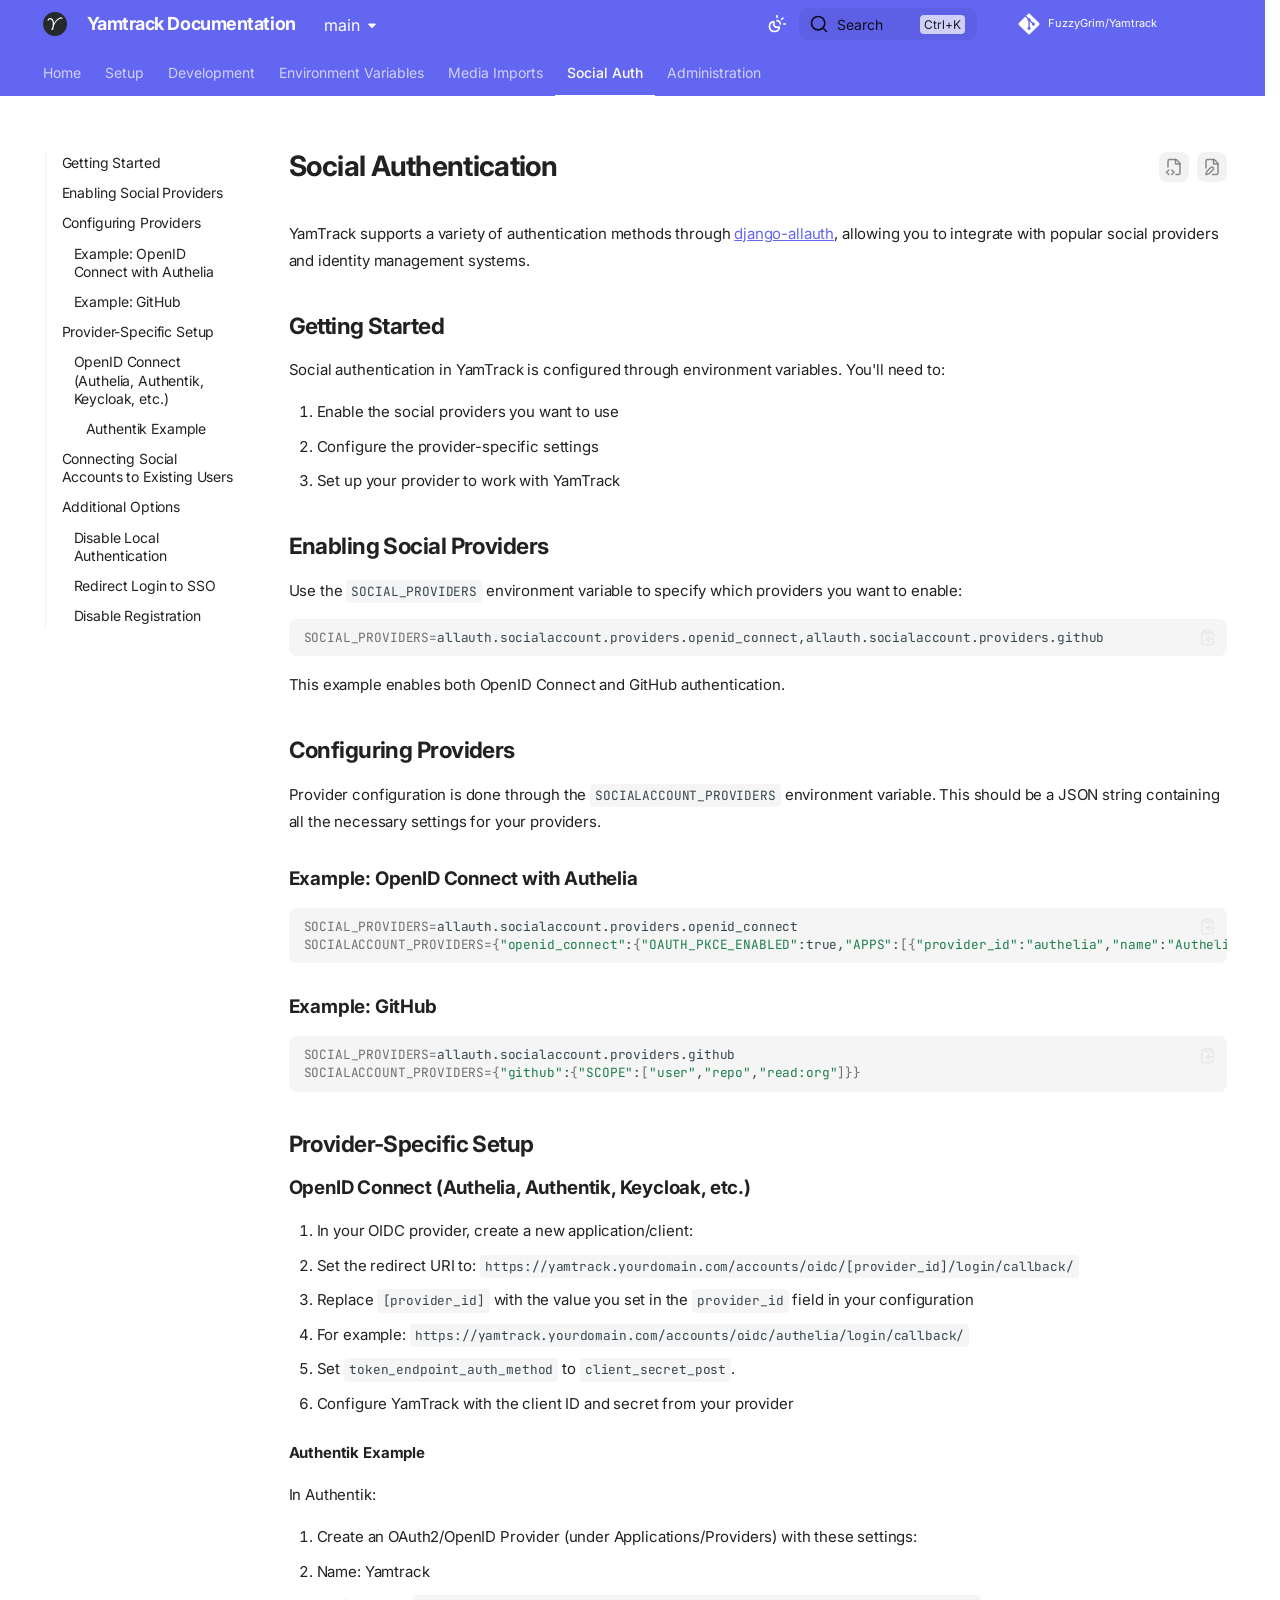
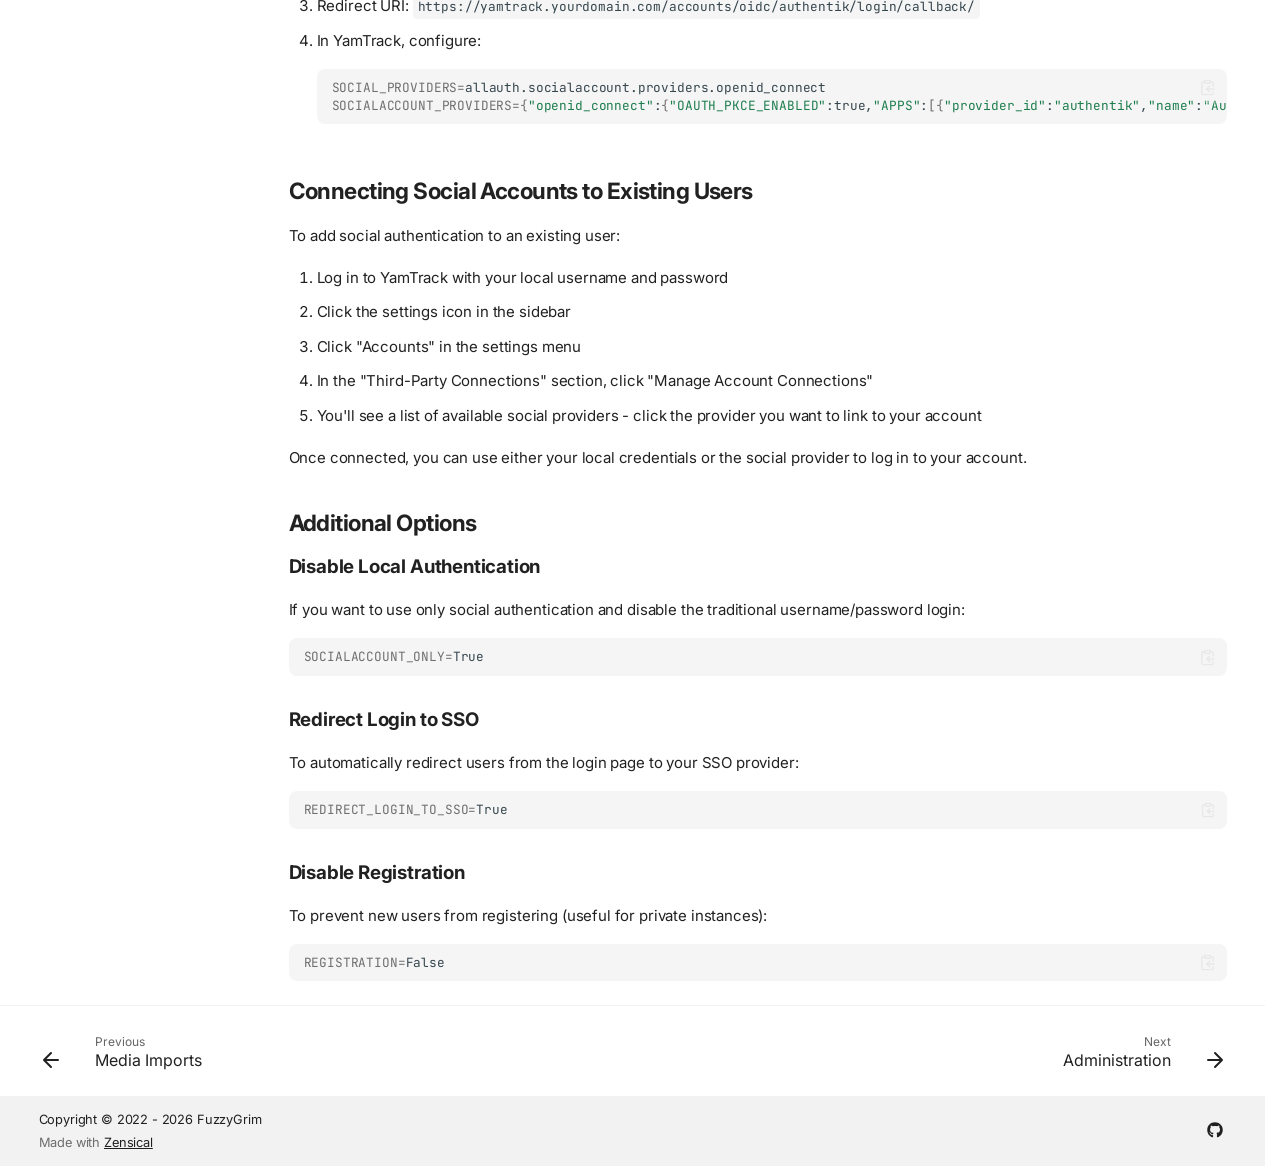
<file: main/social-auth/index.html>
<!doctype html>
<html lang="en" class="no-js">
  <head>
    
      <meta charset="utf-8">
      <meta name="viewport" content="width=device-width,initial-scale=1">
      
        <meta name="description" content="Yamtrack is a self hosted media tracker for movies, tv shows, anime, manga, video games, books, comics, and board games.">
      
      
        <meta name="author" content="FuzzyGrim">
      
      
        <link rel="canonical" href="https://FuzzyGrim.github.io/Yamtrack/main/social-auth/">
      
      
        <link rel="prev" href="../media-imports/">
      
      
        <link rel="next" href="../administration/">
      
      
        
      
      
      <link rel="icon" href="../assets/logo.png">
      <meta name="generator" content="zensical-0.0.42">
    
    
      
        <title>Social Authentication - Yamtrack Documentation</title>
      
    
    
      
        
      
      <link rel="stylesheet" href="../assets/stylesheets/modern/main.fba56155.min.css">
      
        
          
        
        <link rel="stylesheet" href="../assets/stylesheets/modern/palette.dfe2e883.min.css">
      
      


    
    
      
    
    
      
        
        
        <link rel="preconnect" href="https://fonts.gstatic.com" crossorigin>
        <link rel="stylesheet" href="https://fonts.googleapis.com/css?family=Inter:300,300i,400,400i,500,500i,700,700i%7CJetBrains+Mono:400,400i,700,700i&amp;display=fallback">
        <style>:root{--md-text-font:"Inter";--md-code-font:"JetBrains Mono"}</style>
      
    
    
      <link rel="stylesheet" href="../stylesheets/extra.css">
    
    <script>__md_scope=new URL("..",location),__md_scope.pathname.endsWith("/")||(__md_scope=new URL(__md_scope.pathname+"/",location)),__md_hash=e=>[...e].reduce(((e,t)=>(e<<5)-e+t.charCodeAt(0)),0),__md_get=(e,t=localStorage,_=__md_scope)=>JSON.parse(t.getItem(_.pathname+"."+e)),__md_set=(e,t,_=localStorage,a=__md_scope)=>{try{_.setItem(a.pathname+"."+e,JSON.stringify(t))}catch(e){}},document.documentElement.setAttribute("data-platform",navigator.platform)</script>
    
      

    
    
  </head>
  
  
    
    
      
    
    
    
    
    <body dir="ltr" data-md-color-scheme="default" data-md-color-primary="indigo" data-md-color-accent="indigo">
  
    
    <input class="md-toggle" data-md-toggle="drawer" type="checkbox" id="__drawer" autocomplete="off">
    <input class="md-toggle" data-md-toggle="search" type="checkbox" id="__search" autocomplete="off">
    <label class="md-overlay" for="__drawer" aria-label="Navigation"></label>
    <div data-md-component="skip">
      
        
        <a href="#social-authentication" class="md-skip">
          Skip to content
        </a>
      
    </div>
    <div data-md-component="announce">
      
    </div>
    
      <div data-md-color-scheme="default" data-md-component="outdated" hidden>
        
      </div>
    
    
      

<header class="md-header" data-md-component="header">
  <nav class="md-header__inner md-grid" aria-label="Header">
    <a href="./.." title="Yamtrack Documentation" class="md-header__button md-logo" aria-label="Yamtrack Documentation" data-md-component="logo">
      
  <img src="../assets/logo.png" alt="Yamtrack Documentation">

    </a>
    <label class="md-header__button md-icon" for="__drawer" aria-label="Navigation">
      
      <svg xmlns="http://www.w3.org/2000/svg" fill="none" stroke="currentColor" stroke-linecap="round" stroke-linejoin="round" stroke-width="2" class="lucide lucide-menu" viewBox="0 0 24 24"><path d="M4 5h16M4 12h16M4 19h16"/></svg>
    </label>
    <div class="md-header__title" data-md-component="header-title">
      <div class="md-header__ellipsis">
        <div class="md-header__topic">
          <span class="md-ellipsis">
            Yamtrack Documentation
          </span>
        </div>
        <div class="md-header__topic" data-md-component="header-topic">
          <span class="md-ellipsis">
            
              Social Authentication
            
          </span>
        </div>
      </div>
    </div>
    
      
        <form class="md-header__option" data-md-component="palette">
  
    
    
    
    <input class="md-option" data-md-color-media="(prefers-color-scheme)" data-md-color-scheme="default" data-md-color-primary="indigo" data-md-color-accent="indigo"  aria-label="Switch to light mode"  type="radio" name="__palette" id="__palette_0">
    
      <label class="md-header__button md-icon" title="Switch to light mode" for="__palette_1" hidden>
        <svg xmlns="http://www.w3.org/2000/svg" fill="none" stroke="currentColor" stroke-linecap="round" stroke-linejoin="round" stroke-width="2" class="lucide lucide-sun-moon" viewBox="0 0 24 24"><path d="M12 2v2M14.837 16.385a6 6 0 1 1-7.223-7.222c.624-.147.97.66.715 1.248a4 4 0 0 0 5.26 5.259c.589-.255 1.396.09 1.248.715M16 12a4 4 0 0 0-4-4M19 5l-1.256 1.256M20 12h2"/></svg>
      </label>
    
  
    
    
    
    <input class="md-option" data-md-color-media="(prefers-color-scheme: light)" data-md-color-scheme="default" data-md-color-primary="indigo" data-md-color-accent="indigo"  aria-label="Switch to dark mode"  type="radio" name="__palette" id="__palette_1">
    
      <label class="md-header__button md-icon" title="Switch to dark mode" for="__palette_2" hidden>
        <svg xmlns="http://www.w3.org/2000/svg" fill="none" stroke="currentColor" stroke-linecap="round" stroke-linejoin="round" stroke-width="2" class="lucide lucide-sun" viewBox="0 0 24 24"><circle cx="12" cy="12" r="4"/><path d="M12 2v2M12 20v2M4.93 4.93l1.41 1.41M17.66 17.66l1.41 1.41M2 12h2M20 12h2M6.34 17.66l-1.41 1.41M19.07 4.93l-1.41 1.41"/></svg>
      </label>
    
  
    
    
    
    <input class="md-option" data-md-color-media="(prefers-color-scheme: dark)" data-md-color-scheme="slate" data-md-color-primary="indigo" data-md-color-accent="indigo"  aria-label="Switch to system preference"  type="radio" name="__palette" id="__palette_2">
    
      <label class="md-header__button md-icon" title="Switch to system preference" for="__palette_0" hidden>
        <svg xmlns="http://www.w3.org/2000/svg" fill="none" stroke="currentColor" stroke-linecap="round" stroke-linejoin="round" stroke-width="2" class="lucide lucide-moon" viewBox="0 0 24 24"><path d="M20.985 12.486a9 9 0 1 1-9.473-9.472c.405-.022.617.46.402.803a6 6 0 0 0 8.268 8.268c.344-.215.825-.004.803.401"/></svg>
      </label>
    
  
</form>
      
    
    
      <script>var palette=__md_get("__palette");if(palette&&palette.color){if("(prefers-color-scheme)"===palette.color.media){var media=matchMedia("(prefers-color-scheme: light)"),input=document.querySelector(media.matches?"[data-md-color-media='(prefers-color-scheme: light)']":"[data-md-color-media='(prefers-color-scheme: dark)']");palette.color.media=input.getAttribute("data-md-color-media"),palette.color.scheme=input.getAttribute("data-md-color-scheme"),palette.color.primary=input.getAttribute("data-md-color-primary"),palette.color.accent=input.getAttribute("data-md-color-accent")}for(var[key,value]of Object.entries(palette.color))document.body.setAttribute("data-md-color-"+key,value)}</script>
    
    
    
      
      
        <label class="md-header__button md-icon" for="__search" aria-label="Search">
          
          <svg xmlns="http://www.w3.org/2000/svg" fill="none" stroke="currentColor" stroke-linecap="round" stroke-linejoin="round" stroke-width="2" class="lucide lucide-search" viewBox="0 0 24 24"><path d="m21 21-4.34-4.34"/><circle cx="11" cy="11" r="8"/></svg>
        </label>
        <div class="md-search" data-md-component="search" role="dialog" aria-label="Search">
  <button type="button" class="md-search__button">
    Search
  </button>
</div>
      
    
    <div class="md-header__source">
      
        <a href="https://github.com/FuzzyGrim/Yamtrack" title="Go to repository" class="md-source" data-md-component="source">
  <div class="md-source__icon md-icon">
    
    <svg xmlns="http://www.w3.org/2000/svg" viewBox="0 0 448 512"><!--! Font Awesome Free 7.2.0 by @fontawesome - https://fontawesome.com License - https://fontawesome.com/license/free (Icons: CC BY 4.0, Fonts: SIL OFL 1.1, Code: MIT License) Copyright 2026 Fonticons, Inc.--><path fill="currentColor" d="M439.6 236.1 244 40.5c-5.4-5.5-12.8-8.5-20.4-8.5s-15 3-20.4 8.4L162.5 81l51.5 51.5c27.1-9.1 52.7 16.8 43.4 43.7l49.7 49.7c34.2-11.8 61.2 31 35.5 56.7-26.5 26.5-70.2-2.9-56-37.3L240.3 199v121.9c25.3 12.5 22.3 41.8 9.1 55-6.4 6.4-15.2 10.1-24.3 10.1s-17.8-3.6-24.3-10.1c-17.6-17.6-11.1-46.9 11.2-56v-123c-20.8-8.5-24.6-30.7-18.6-45L142.6 101 8.5 235.1C3 240.6 0 247.9 0 255.5s3 15 8.5 20.4l195.6 195.7c5.4 5.4 12.7 8.4 20.4 8.4s15-3 20.4-8.4l194.7-194.7c5.4-5.4 8.4-12.8 8.4-20.4s-3-15-8.4-20.4"/></svg>
  </div>
  <div class="md-source__repository">
    FuzzyGrim/Yamtrack
  </div>
</a>
      
    </div>
  </nav>
  
</header>
    
    <div class="md-container" data-md-component="container">
      
      
        
          
            
<nav class="md-tabs" aria-label="Tabs" data-md-component="tabs">
  <div class="md-grid">
    <ul class="md-tabs__list">
      
        
  
  
  
  
    <li class="md-tabs__item">
      <a href="./.." class="md-tabs__link">
        
  
  Home

      </a>
    </li>
  

      
        
  
  
  
  
    <li class="md-tabs__item">
      <a href="../setup/" class="md-tabs__link">
        
  
  Setup

      </a>
    </li>
  

      
        
  
  
  
  
    <li class="md-tabs__item">
      <a href="../development/" class="md-tabs__link">
        
  
  Development

      </a>
    </li>
  

      
        
  
  
  
  
    <li class="md-tabs__item">
      <a href="../env-variables/" class="md-tabs__link">
        
  
  Environment Variables

      </a>
    </li>
  

      
        
  
  
  
  
    <li class="md-tabs__item">
      <a href="../media-imports/" class="md-tabs__link">
        
  
  Media Imports

      </a>
    </li>
  

      
        
  
  
  
    
  
  
    <li class="md-tabs__item md-tabs__item--active">
      <a href="././" class="md-tabs__link">
        
  
  Social Auth

      </a>
    </li>
  

      
        
  
  
  
  
    <li class="md-tabs__item">
      <a href="../administration/" class="md-tabs__link">
        
  
  Administration

      </a>
    </li>
  

      
    </ul>
  </div>
</nav>
          
        
      
      <main class="md-main" data-md-component="main">
        <div class="md-main__inner md-grid">
          
            
              
              <div class="md-sidebar md-sidebar--primary" data-md-component="sidebar" data-md-type="navigation" >
                <div class="md-sidebar__scrollwrap">
                  <div class="md-sidebar__inner">
                    


  


  

<nav class="md-nav md-nav--primary md-nav--lifted md-nav--integrated" aria-label="Navigation" data-md-level="0">
  <label class="md-nav__title" for="__drawer">
    <a href="./.." title="Yamtrack Documentation" class="md-nav__button md-logo" aria-label="Yamtrack Documentation" data-md-component="logo">
      
  <img src="../assets/logo.png" alt="Yamtrack Documentation">

    </a>
    Yamtrack Documentation
  </label>
  
    <div class="md-nav__source">
      <a href="https://github.com/FuzzyGrim/Yamtrack" title="Go to repository" class="md-source" data-md-component="source">
  <div class="md-source__icon md-icon">
    
    <svg xmlns="http://www.w3.org/2000/svg" viewBox="0 0 448 512"><!--! Font Awesome Free 7.2.0 by @fontawesome - https://fontawesome.com License - https://fontawesome.com/license/free (Icons: CC BY 4.0, Fonts: SIL OFL 1.1, Code: MIT License) Copyright 2026 Fonticons, Inc.--><path fill="currentColor" d="M439.6 236.1 244 40.5c-5.4-5.5-12.8-8.5-20.4-8.5s-15 3-20.4 8.4L162.5 81l51.5 51.5c27.1-9.1 52.7 16.8 43.4 43.7l49.7 49.7c34.2-11.8 61.2 31 35.5 56.7-26.5 26.5-70.2-2.9-56-37.3L240.3 199v121.9c25.3 12.5 22.3 41.8 9.1 55-6.4 6.4-15.2 10.1-24.3 10.1s-17.8-3.6-24.3-10.1c-17.6-17.6-11.1-46.9 11.2-56v-123c-20.8-8.5-24.6-30.7-18.6-45L142.6 101 8.5 235.1C3 240.6 0 247.9 0 255.5s3 15 8.5 20.4l195.6 195.7c5.4 5.4 12.7 8.4 20.4 8.4s15-3 20.4-8.4l194.7-194.7c5.4-5.4 8.4-12.8 8.4-20.4s-3-15-8.4-20.4"/></svg>
  </div>
  <div class="md-source__repository">
    FuzzyGrim/Yamtrack
  </div>
</a>
    </div>
  
  <ul class="md-nav__list" data-md-scrollfix>
    
      
      
  
  
  
  
    <li class="md-nav__item">
      <a href="./.." class="md-nav__link">
        
  
  
  <span class="md-ellipsis">
    
  
  Home

    
  </span>
  
  

      </a>
    </li>
  

    
      
      
  
  
  
  
    <li class="md-nav__item">
      <a href="../setup/" class="md-nav__link">
        
  
  
  <span class="md-ellipsis">
    
  
  Setup

    
  </span>
  
  

      </a>
    </li>
  

    
      
      
  
  
  
  
    <li class="md-nav__item">
      <a href="../development/" class="md-nav__link">
        
  
  
  <span class="md-ellipsis">
    
  
  Development

    
  </span>
  
  

      </a>
    </li>
  

    
      
      
  
  
  
  
    <li class="md-nav__item">
      <a href="../env-variables/" class="md-nav__link">
        
  
  
  <span class="md-ellipsis">
    
  
  Environment Variables

    
  </span>
  
  

      </a>
    </li>
  

    
      
      
  
  
  
  
    <li class="md-nav__item">
      <a href="../media-imports/" class="md-nav__link">
        
  
  
  <span class="md-ellipsis">
    
  
  Media Imports

    
  </span>
  
  

      </a>
    </li>
  

    
      
      
  
  
    
  
  
  
    <li class="md-nav__item md-nav__item--active">
      
      
      
      
        
      
      
        <label class="md-nav__link md-nav__link--active" for="__toc">
          
  
  
  <span class="md-ellipsis">
    
  
  Social Auth

    
  </span>
  
  

          <span class="md-nav__icon md-icon"></span>
        </label>
      
      <a href="././" class="md-nav__link md-nav__link--active">
        
  
  
  <span class="md-ellipsis">
    
  
  Social Auth

    
  </span>
  
  

      </a>
      
        


<nav class="md-nav md-nav--secondary" aria-label="On this page">
  
  
  
    
  
  
    <label class="md-nav__title" for="__toc">
      <span class="md-nav__icon md-icon"></span>
      On this page
    </label>
    <ul class="md-nav__list" data-md-component="toc" data-md-scrollfix>
      
        <li class="md-nav__item">
  <a href="#getting-started" class="md-nav__link">
    <span class="md-ellipsis">
      <span class="md-typeset">
        Getting Started
      </span>
    </span>
  </a>
  
</li>
      
        <li class="md-nav__item">
  <a href="#enabling-social-providers" class="md-nav__link">
    <span class="md-ellipsis">
      <span class="md-typeset">
        Enabling Social Providers
      </span>
    </span>
  </a>
  
</li>
      
        <li class="md-nav__item">
  <a href="#configuring-providers" class="md-nav__link">
    <span class="md-ellipsis">
      <span class="md-typeset">
        Configuring Providers
      </span>
    </span>
  </a>
  
    <nav class="md-nav" aria-label="Configuring Providers">
      <ul class="md-nav__list">
        
          <li class="md-nav__item">
  <a href="#example-openid-connect-with-authelia" class="md-nav__link">
    <span class="md-ellipsis">
      <span class="md-typeset">
        Example: OpenID Connect with Authelia
      </span>
    </span>
  </a>
  
</li>
        
          <li class="md-nav__item">
  <a href="#example-github" class="md-nav__link">
    <span class="md-ellipsis">
      <span class="md-typeset">
        Example: GitHub
      </span>
    </span>
  </a>
  
</li>
        
      </ul>
    </nav>
  
</li>
      
        <li class="md-nav__item">
  <a href="#provider-specific-setup" class="md-nav__link">
    <span class="md-ellipsis">
      <span class="md-typeset">
        Provider-Specific Setup
      </span>
    </span>
  </a>
  
    <nav class="md-nav" aria-label="Provider-Specific Setup">
      <ul class="md-nav__list">
        
          <li class="md-nav__item">
  <a href="#openid-connect-authelia-authentik-keycloak-etc" class="md-nav__link">
    <span class="md-ellipsis">
      <span class="md-typeset">
        OpenID Connect (Authelia, Authentik, Keycloak, etc.)
      </span>
    </span>
  </a>
  
    <nav class="md-nav" aria-label="OpenID Connect (Authelia, Authentik, Keycloak, etc.)">
      <ul class="md-nav__list">
        
          <li class="md-nav__item">
  <a href="#authentik-example" class="md-nav__link">
    <span class="md-ellipsis">
      <span class="md-typeset">
        Authentik Example
      </span>
    </span>
  </a>
  
</li>
        
      </ul>
    </nav>
  
</li>
        
      </ul>
    </nav>
  
</li>
      
        <li class="md-nav__item">
  <a href="#connecting-social-accounts-to-existing-users" class="md-nav__link">
    <span class="md-ellipsis">
      <span class="md-typeset">
        Connecting Social Accounts to Existing Users
      </span>
    </span>
  </a>
  
</li>
      
        <li class="md-nav__item">
  <a href="#additional-options" class="md-nav__link">
    <span class="md-ellipsis">
      <span class="md-typeset">
        Additional Options
      </span>
    </span>
  </a>
  
    <nav class="md-nav" aria-label="Additional Options">
      <ul class="md-nav__list">
        
          <li class="md-nav__item">
  <a href="#disable-local-authentication" class="md-nav__link">
    <span class="md-ellipsis">
      <span class="md-typeset">
        Disable Local Authentication
      </span>
    </span>
  </a>
  
</li>
        
          <li class="md-nav__item">
  <a href="#redirect-login-to-sso" class="md-nav__link">
    <span class="md-ellipsis">
      <span class="md-typeset">
        Redirect Login to SSO
      </span>
    </span>
  </a>
  
</li>
        
          <li class="md-nav__item">
  <a href="#disable-registration" class="md-nav__link">
    <span class="md-ellipsis">
      <span class="md-typeset">
        Disable Registration
      </span>
    </span>
  </a>
  
</li>
        
      </ul>
    </nav>
  
</li>
      
    </ul>
  
</nav>
      
    </li>
  

    
      
      
  
  
  
  
    <li class="md-nav__item">
      <a href="../administration/" class="md-nav__link">
        
  
  
  <span class="md-ellipsis">
    
  
  Administration

    
  </span>
  
  

      </a>
    </li>
  

    
  </ul>
</nav>
                  </div>
                </div>
              </div>
            
            
          
          
            <div class="md-content" data-md-component="content">
              
              <article class="md-content__inner md-typeset">
                
                  
  
    <a href="https://github.com/FuzzyGrim/Yamtrack/edit/dev/docs/social-auth.md" title="Edit this page" class="md-content__button md-icon" rel="edit">
      
      <svg xmlns="http://www.w3.org/2000/svg" fill="none" stroke="currentColor" stroke-linecap="round" stroke-linejoin="round" stroke-width="2" class="lucide lucide-file-pen" viewBox="0 0 24 24"><path d="M12.659 22H18a2 2 0 0 0 2-2V8a2.4 2.4 0 0 0-.706-1.706l-3.588-3.588A2.4 2.4 0 0 0 14 2H6a2 2 0 0 0-2 2v9.34"/><path d="M14 2v5a1 1 0 0 0 1 1h5M10.378 12.622a1 1 0 0 1 3 3.003L8.36 20.637a2 2 0 0 1-.854.506l-2.867.837a.5.5 0 0 1-.62-.62l.836-2.869a2 2 0 0 1 .506-.853z"/></svg>
    </a>
  
  
    
      
    
    <a href="https://github.com/FuzzyGrim/Yamtrack/raw/dev/docs/social-auth.md" title="View source of this page" class="md-content__button md-icon">
      
      <svg xmlns="http://www.w3.org/2000/svg" fill="none" stroke="currentColor" stroke-linecap="round" stroke-linejoin="round" stroke-width="2" class="lucide lucide-file-code-2" viewBox="0 0 24 24"><path d="M4 12.15V4a2 2 0 0 1 2-2h8a2.4 2.4 0 0 1 1.706.706l3.588 3.588A2.4 2.4 0 0 1 20 8v12a2 2 0 0 1-2 2h-3.35"/><path d="M14 2v5a1 1 0 0 0 1 1h5M5 16l-3 3 3 3M9 22l3-3-3-3"/></svg>
    </a>
  


<h1 id="social-authentication">Social Authentication<a class="headerlink" href="#social-authentication" title="Permanent link">&para;</a></h1>
<p>YamTrack supports a variety of authentication methods through <a href="https://docs.allauth.org/en/dev/socialaccount/providers/index.html">django-allauth</a>, allowing you to integrate with popular social providers and identity management systems.</p>
<h2 id="getting-started">Getting Started<a class="headerlink" href="#getting-started" title="Permanent link">&para;</a></h2>
<p>Social authentication in YamTrack is configured through environment variables. You'll need to:</p>
<ol>
<li>Enable the social providers you want to use</li>
<li>Configure the provider-specific settings</li>
<li>Set up your provider to work with YamTrack</li>
</ol>
<h2 id="enabling-social-providers">Enabling Social Providers<a class="headerlink" href="#enabling-social-providers" title="Permanent link">&para;</a></h2>
<p>Use the <code>SOCIAL_PROVIDERS</code> environment variable to specify which providers you want to enable:</p>
<div class="language-bash highlight"><pre><span></span><code><span id="__span-0-1"><a id="__codelineno-0-1" name="__codelineno-0-1" href="#__codelineno-0-1"></a><span class="nv">SOCIAL_PROVIDERS</span><span class="o">=</span>allauth.socialaccount.providers.openid_connect,allauth.socialaccount.providers.github
</span></code></pre></div>
<p>This example enables both OpenID Connect and GitHub authentication.</p>
<h2 id="configuring-providers">Configuring Providers<a class="headerlink" href="#configuring-providers" title="Permanent link">&para;</a></h2>
<p>Provider configuration is done through the <code>SOCIALACCOUNT_PROVIDERS</code> environment variable. This should be a JSON string containing all the necessary settings for your providers.</p>
<h3 id="example-openid-connect-with-authelia">Example: OpenID Connect with Authelia<a class="headerlink" href="#example-openid-connect-with-authelia" title="Permanent link">&para;</a></h3>
<div class="language-bash highlight"><pre><span></span><code><span id="__span-1-1"><a id="__codelineno-1-1" name="__codelineno-1-1" href="#__codelineno-1-1"></a><span class="nv">SOCIAL_PROVIDERS</span><span class="o">=</span>allauth.socialaccount.providers.openid_connect
</span><span id="__span-1-2"><a id="__codelineno-1-2" name="__codelineno-1-2" href="#__codelineno-1-2"></a><span class="nv">SOCIALACCOUNT_PROVIDERS</span><span class="o">={</span><span class="s2">&quot;openid_connect&quot;</span>:<span class="o">{</span><span class="s2">&quot;OAUTH_PKCE_ENABLED&quot;</span>:true,<span class="s2">&quot;APPS&quot;</span>:<span class="o">[{</span><span class="s2">&quot;provider_id&quot;</span>:<span class="s2">&quot;authelia&quot;</span>,<span class="s2">&quot;name&quot;</span>:<span class="s2">&quot;Authelia&quot;</span>,<span class="s2">&quot;client_id&quot;</span>:<span class="s2">&quot;your-client-id&quot;</span>,<span class="s2">&quot;secret&quot;</span>:<span class="s2">&quot;your-client-secret&quot;</span>,<span class="s2">&quot;settings&quot;</span>:<span class="o">{</span><span class="s2">&quot;server_url&quot;</span>:<span class="s2">&quot;https://authelia.yourdomain.com/.well-known/openid-configuration&quot;</span><span class="o">}}]}}</span>
</span></code></pre></div>
<h3 id="example-github">Example: GitHub<a class="headerlink" href="#example-github" title="Permanent link">&para;</a></h3>
<div class="language-bash highlight"><pre><span></span><code><span id="__span-2-1"><a id="__codelineno-2-1" name="__codelineno-2-1" href="#__codelineno-2-1"></a><span class="nv">SOCIAL_PROVIDERS</span><span class="o">=</span>allauth.socialaccount.providers.github
</span><span id="__span-2-2"><a id="__codelineno-2-2" name="__codelineno-2-2" href="#__codelineno-2-2"></a><span class="nv">SOCIALACCOUNT_PROVIDERS</span><span class="o">={</span><span class="s2">&quot;github&quot;</span>:<span class="o">{</span><span class="s2">&quot;SCOPE&quot;</span>:<span class="o">[</span><span class="s2">&quot;user&quot;</span>,<span class="s2">&quot;repo&quot;</span>,<span class="s2">&quot;read:org&quot;</span><span class="o">]}}</span>
</span></code></pre></div>
<h2 id="provider-specific-setup">Provider-Specific Setup<a class="headerlink" href="#provider-specific-setup" title="Permanent link">&para;</a></h2>
<h3 id="openid-connect-authelia-authentik-keycloak-etc">OpenID Connect (Authelia, Authentik, Keycloak, etc.)<a class="headerlink" href="#openid-connect-authelia-authentik-keycloak-etc" title="Permanent link">&para;</a></h3>
<ol>
<li>In your OIDC provider, create a new application/client:</li>
<li>Set the redirect URI to: <code>https://yamtrack.yourdomain.com/accounts/oidc/[provider_id]/login/callback/</code></li>
<li>Replace <code>[provider_id]</code> with the value you set in the <code>provider_id</code> field in your configuration</li>
<li>For example: <code>https://yamtrack.yourdomain.com/accounts/oidc/authelia/login/callback/</code></li>
<li>
<p>Set <code>token_endpoint_auth_method</code> to <code>client_secret_post</code>.</p>
</li>
<li>
<p>Configure YamTrack with the client ID and secret from your provider</p>
</li>
</ol>
<h4 id="authentik-example">Authentik Example<a class="headerlink" href="#authentik-example" title="Permanent link">&para;</a></h4>
<p>In Authentik:</p>
<ol>
<li>Create an OAuth2/OpenID Provider (under Applications/Providers) with these settings:</li>
<li>Name: Yamtrack</li>
<li>
<p>Redirect URI: <code>https://yamtrack.yourdomain.com/accounts/oidc/authentik/login/callback/</code></p>
</li>
<li>
<p>In YamTrack, configure:</p>
<div class="language-bash highlight"><pre><span></span><code><span id="__span-3-1"><a id="__codelineno-3-1" name="__codelineno-3-1" href="#__codelineno-3-1"></a><span class="nv">SOCIAL_PROVIDERS</span><span class="o">=</span>allauth.socialaccount.providers.openid_connect
</span><span id="__span-3-2"><a id="__codelineno-3-2" name="__codelineno-3-2" href="#__codelineno-3-2"></a><span class="nv">SOCIALACCOUNT_PROVIDERS</span><span class="o">={</span><span class="s2">&quot;openid_connect&quot;</span>:<span class="o">{</span><span class="s2">&quot;OAUTH_PKCE_ENABLED&quot;</span>:true,<span class="s2">&quot;APPS&quot;</span>:<span class="o">[{</span><span class="s2">&quot;provider_id&quot;</span>:<span class="s2">&quot;authentik&quot;</span>,<span class="s2">&quot;name&quot;</span>:<span class="s2">&quot;Authentik&quot;</span>,<span class="s2">&quot;client_id&quot;</span>:<span class="s2">&quot;&lt;Client ID&gt;&quot;</span>,<span class="s2">&quot;secret&quot;</span>:<span class="s2">&quot;&lt;Client Secret&gt;&quot;</span>,<span class="s2">&quot;settings&quot;</span>:<span class="o">{</span><span class="s2">&quot;server_url&quot;</span>:<span class="s2">&quot;https://authentik.yourdomain.com/application/o/yamtrack/.well-known/openid-configuration&quot;</span><span class="o">}}]}}</span>
</span></code></pre></div>
</li>
</ol>
<h2 id="connecting-social-accounts-to-existing-users">Connecting Social Accounts to Existing Users<a class="headerlink" href="#connecting-social-accounts-to-existing-users" title="Permanent link">&para;</a></h2>
<p>To add social authentication to an existing user:</p>
<ol>
<li>Log in to YamTrack with your local username and password</li>
<li>Click the settings icon in the sidebar</li>
<li>Click "Accounts" in the settings menu</li>
<li>In the "Third-Party Connections" section, click "Manage Account Connections"</li>
<li>You'll see a list of available social providers - click the provider you want to link to your account</li>
</ol>
<p>Once connected, you can use either your local credentials or the social provider to log in to your account.</p>
<h2 id="additional-options">Additional Options<a class="headerlink" href="#additional-options" title="Permanent link">&para;</a></h2>
<h3 id="disable-local-authentication">Disable Local Authentication<a class="headerlink" href="#disable-local-authentication" title="Permanent link">&para;</a></h3>
<p>If you want to use only social authentication and disable the traditional username/password login:</p>
<div class="language-bash highlight"><pre><span></span><code><span id="__span-4-1"><a id="__codelineno-4-1" name="__codelineno-4-1" href="#__codelineno-4-1"></a><span class="nv">SOCIALACCOUNT_ONLY</span><span class="o">=</span>True
</span></code></pre></div>
<h3 id="redirect-login-to-sso">Redirect Login to SSO<a class="headerlink" href="#redirect-login-to-sso" title="Permanent link">&para;</a></h3>
<p>To automatically redirect users from the login page to your SSO provider:</p>
<div class="language-bash highlight"><pre><span></span><code><span id="__span-5-1"><a id="__codelineno-5-1" name="__codelineno-5-1" href="#__codelineno-5-1"></a><span class="nv">REDIRECT_LOGIN_TO_SSO</span><span class="o">=</span>True
</span></code></pre></div>
<h3 id="disable-registration">Disable Registration<a class="headerlink" href="#disable-registration" title="Permanent link">&para;</a></h3>
<p>To prevent new users from registering (useful for private instances):</p>
<div class="language-bash highlight"><pre><span></span><code><span id="__span-6-1"><a id="__codelineno-6-1" name="__codelineno-6-1" href="#__codelineno-6-1"></a><span class="nv">REGISTRATION</span><span class="o">=</span>False
</span></code></pre></div>














                
              </article>
            </div>
          
          
<script>var target=document.getElementById(location.hash.slice(1));target&&target.name&&(target.checked=target.name.startsWith("__tabbed_"))</script>
        </div>
        
          <button type="button" class="md-top md-icon" data-md-component="top" hidden>
  
  <svg xmlns="http://www.w3.org/2000/svg" fill="none" stroke="currentColor" stroke-linecap="round" stroke-linejoin="round" stroke-width="2" class="lucide lucide-circle-arrow-up" viewBox="0 0 24 24"><circle cx="12" cy="12" r="10"/><path d="m16 12-4-4-4 4M12 16V8"/></svg>
  Back to top
</button>
        
      </main>
      
        <footer class="md-footer">
  
    
      
      <nav class="md-footer__inner md-grid" aria-label="Footer" >
        
          
          <a href="../media-imports/" class="md-footer__link md-footer__link--prev" aria-label="Previous: Media Imports">
            <div class="md-footer__button md-icon">
              
              <svg xmlns="http://www.w3.org/2000/svg" fill="none" stroke="currentColor" stroke-linecap="round" stroke-linejoin="round" stroke-width="2" class="lucide lucide-arrow-left" viewBox="0 0 24 24"><path d="m12 19-7-7 7-7M19 12H5"/></svg>
            </div>
            <div class="md-footer__title">
              <span class="md-footer__direction">
                Previous
              </span>
              <div class="md-ellipsis">
                Media Imports
              </div>
            </div>
          </a>
        
        
          
          <a href="../administration/" class="md-footer__link md-footer__link--next" aria-label="Next: Administration">
            <div class="md-footer__title">
              <span class="md-footer__direction">
                Next
              </span>
              <div class="md-ellipsis">
                Administration
              </div>
            </div>
            <div class="md-footer__button md-icon">
              
              <svg xmlns="http://www.w3.org/2000/svg" fill="none" stroke="currentColor" stroke-linecap="round" stroke-linejoin="round" stroke-width="2" class="lucide lucide-arrow-right" viewBox="0 0 24 24"><path d="M5 12h14M12 5l7 7-7 7"/></svg>
            </div>
          </a>
        
      </nav>
    
  
  <div class="md-footer-meta md-typeset">
    <div class="md-footer-meta__inner md-grid">
      <div class="md-copyright">
  
    <div class="md-copyright__highlight">
      Copyright &copy; 2022 - 2026 FuzzyGrim
    </div>
  
  
    Made with
    <a href="https://zensical.org/" target="_blank" rel="noopener">
      Zensical
    </a>
  
</div>
      
        
<div class="md-social">
  
    
    
    
    
      
      
    
    <a href="https://github.com/FuzzyGrim/Yamtrack" target="_blank" rel="noopener" title="github.com" class="md-social__link">
      <svg xmlns="http://www.w3.org/2000/svg" viewBox="0 0 512 512"><!--! Font Awesome Free 7.2.0 by @fontawesome - https://fontawesome.com License - https://fontawesome.com/license/free (Icons: CC BY 4.0, Fonts: SIL OFL 1.1, Code: MIT License) Copyright 2026 Fonticons, Inc.--><path fill="currentColor" d="M173.9 397.4c0 2-2.3 3.6-5.2 3.6-3.3.3-5.6-1.3-5.6-3.6 0-2 2.3-3.6 5.2-3.6 3-.3 5.6 1.3 5.6 3.6m-31.1-4.5c-.7 2 1.3 4.3 4.3 4.9 2.6 1 5.6 0 6.2-2s-1.3-4.3-4.3-5.2c-2.6-.7-5.5.3-6.2 2.3m44.2-1.7c-2.9.7-4.9 2.6-4.6 4.9.3 2 2.9 3.3 5.9 2.6 2.9-.7 4.9-2.6 4.6-4.6-.3-1.9-3-3.2-5.9-2.9M252.8 8C114.1 8 8 113.3 8 252c0 110.9 69.8 205.8 169.5 239.2 12.8 2.3 17.3-5.6 17.3-12.1 0-6.2-.3-40.4-.3-61.4 0 0-70 15-84.7-29.8 0 0-11.4-29.1-27.8-36.6 0 0-22.9-15.7 1.6-15.4 0 0 24.9 2 38.6 25.8 21.9 38.6 58.6 27.5 72.9 20.9 2.3-16 8.8-27.1 16-33.7-55.9-6.2-112.3-14.3-112.3-110.5 0-27.5 7.6-41.3 23.6-58.9-2.6-6.5-11.1-33.3 2.6-67.9 20.9-6.5 69 27 69 27 20-5.6 41.5-8.5 62.8-8.5s42.8 2.9 62.8 8.5c0 0 48.1-33.6 69-27 13.7 34.7 5.2 61.4 2.6 67.9 16 17.7 25.8 31.5 25.8 58.9 0 96.5-58.9 104.2-114.8 110.5 9.2 7.9 17 22.9 17 46.4 0 33.7-.3 75.4-.3 83.6 0 6.5 4.6 14.4 17.3 12.1C436.2 457.8 504 362.9 504 252 504 113.3 391.5 8 252.8 8M105.2 352.9c-1.3 1-1 3.3.7 5.2 1.6 1.6 3.9 2.3 5.2 1 1.3-1 1-3.3-.7-5.2-1.6-1.6-3.9-2.3-5.2-1m-10.8-8.1c-.7 1.3.3 2.9 2.3 3.9 1.6 1 3.6.7 4.3-.7.7-1.3-.3-2.9-2.3-3.9-2-.6-3.6-.3-4.3.7m32.4 35.6c-1.6 1.3-1 4.3 1.3 6.2 2.3 2.3 5.2 2.6 6.5 1 1.3-1.3.7-4.3-1.3-6.2-2.2-2.3-5.2-2.6-6.5-1m-11.4-14.7c-1.6 1-1.6 3.6 0 5.9s4.3 3.3 5.6 2.3c1.6-1.3 1.6-3.9 0-6.2-1.4-2.3-4-3.3-5.6-2"/></svg>
    </a>
  
</div>
      
    </div>
  </div>
</footer>
      
    </div>
    <div class="md-dialog" data-md-component="dialog">
      <div class="md-dialog__inner md-typeset"></div>
    </div>
    
    
    
      
      
      <script id="__config" type="application/json">{"annotate":null,"base":"..","features":["content.action.edit","content.action.view","content.code.annotate","content.code.copy","header.autohide","navigation.footer","navigation.indexes","navigation.sections","navigation.tabs","navigation.top","navigation.tracking","search.highlight","search.share","search.suggest","toc.follow","toc.integrate"],"search":"../assets/javascripts/workers/search.e2d2d235.min.js","tags":null,"translations":{"clipboard.copied":"Copied to clipboard","clipboard.copy":"Copy to clipboard","search.result.more.one":"1 more on this page","search.result.more.other":"# more on this page","search.result.none":"No matching documents","search.result.one":"1 matching document","search.result.other":"# matching documents","search.result.placeholder":"Type to start searching","search.result.term.missing":"Missing","select.version":"Select version"},"version":{"alias":true,"default":"release","provider":"mike"}}</script>
    
    
      <script src="../assets/javascripts/bundle.6e5f0216.min.js"></script>
      
    
  </body>
</html>
</file>
<file: main/stylesheets/extra.css>
[data-md-color-primary="indigo"] {
  --md-primary-fg-color: #6366f1;
  --md-primary-fg-color--light: #818cf8;
  --md-primary-fg-color--dark: #4f46e5;
}

[data-md-color-accent="indigo"] {
  --md-accent-fg-color: #4a9eff;
  --md-accent-fg-color--transparent: #4a9eff1a;
}

[data-md-color-primary="indigo"] .md-header,
[data-md-color-primary="indigo"] .md-tabs {
  background-color: var(--md-primary-fg-color);
  color: var(--md-primary-bg-color);
}

[data-md-color-primary="indigo"] .md-tabs {
  box-shadow: none;
}

[data-md-color-primary="indigo"] .md-tabs__item--active {
  border-bottom-color: var(--md-primary-bg-color);
}

[data-md-color-scheme="slate"] {
  --md-default-bg-color: #1e2129;
  --md-default-bg-color--light: #1e2129b3;
  --md-default-bg-color--lighter: #1e21294d;
  --md-default-bg-color--lightest: #1e21291f;
  --color-background: 30 33 41;
  --color-background-subtle: 39 43 53;
  --color-backdrop: 22 24 30;
}
</file>
<file: main/assets/stylesheets/modern/main.fba56155.min.css>
@charset "UTF-8";html{-webkit-text-size-adjust:none;-moz-text-size-adjust:none;text-size-adjust:none;box-sizing:border-box}*,:after,:before{box-sizing:inherit}@media (prefers-reduced-motion){*,:after,:before{transition:none!important}}body{margin:0}a,button,input,label{-webkit-tap-highlight-color:transparent}a{color:inherit;text-decoration:none}hr{border:0;box-sizing:initial;display:block;height:.05rem;overflow:visible;padding:0}small{font-size:80%}sub,sup{line-height:1em}img{border-style:none}table{border-collapse:initial;border-spacing:0}td,th{font-weight:400;vertical-align:top}button{background:#0000;border:0;font-family:inherit;font-size:inherit;margin:0;padding:0}input{border:0;outline:none}:root{--md-primary-fg-color:#4051b5;--md-primary-fg-color--light:#5d6cc0;--md-primary-fg-color--dark:#303fa1;--md-primary-bg-color:#fff;--md-primary-bg-color--light:#ffffffb3;--md-accent-fg-color:#526cfe;--md-accent-fg-color--transparent:#526cfe1a;--md-accent-bg-color:#fff;--md-accent-bg-color--light:#ffffffb3}[data-md-color-scheme=default]{color-scheme:light}[data-md-color-scheme=default] img[src$="#gh-dark-mode-only"],[data-md-color-scheme=default] img[src$="#only-dark"]{display:none}:root,[data-md-color-scheme=default]{--md-hue:225deg;--md-default-fg-color:#000000de;--md-default-fg-color--light:#0000008c;--md-default-fg-color--lighter:#00000052;--md-default-fg-color--lightest:#0000000d;--md-default-bg-color:#fff;--md-default-bg-color--light:#ffffffb3;--md-default-bg-color--lighter:#ffffff4d;--md-default-bg-color--lightest:#ffffff1f;--md-code-fg-color:#36464e;--md-code-bg-color:#f5f5f5;--md-code-bg-color--light:#f5f5f5b3;--md-code-bg-color--lighter:#f5f5f54d;--md-code-hl-color:#4287ff;--md-code-hl-color--light:#4287ff1a;--md-code-hl-number-color:#d52a2a;--md-code-hl-special-color:#db1457;--md-code-hl-function-color:#a846b9;--md-code-hl-constant-color:#6e59d9;--md-code-hl-keyword-color:#3f6ec6;--md-code-hl-string-color:#1c7d4d;--md-code-hl-name-color:var(--md-code-fg-color);--md-code-hl-operator-color:var(--md-default-fg-color--light);--md-code-hl-punctuation-color:var(--md-default-fg-color--light);--md-code-hl-comment-color:var(--md-default-fg-color--light);--md-code-hl-generic-color:var(--md-default-fg-color--light);--md-code-hl-variable-color:var(--md-default-fg-color--light);--md-typeset-color:var(--md-default-fg-color);--md-typeset-a-color:var(--md-primary-fg-color);--md-typeset-del-color:#f5503d26;--md-typeset-ins-color:#0bd57026;--md-typeset-kbd-color:#fafafa;--md-typeset-kbd-accent-color:#fff;--md-typeset-kbd-border-color:#b8b8b8;--md-typeset-mark-color:#ffff0080;--md-typeset-table-color:#0000001f;--md-typeset-table-color--light:rgba(0,0,0,.035);--md-admonition-fg-color:var(--md-default-fg-color);--md-admonition-bg-color:var(--md-default-bg-color);--md-warning-fg-color:#000000de;--md-warning-bg-color:#ff9;--md-shadow-z1:0 0.2rem 0.5rem #0000000d,0 0 0.05rem #0000001a;--md-shadow-z2:0 0.2rem 0.5rem #0000001a,0 0 0.05rem #00000040;--md-shadow-z3:0 0.2rem 0.5rem #0003,0 0 0.05rem #00000059;--color-foreground:0 0 0;--color-background:255 255 255;--color-background-subtle:240 240 240;--color-backdrop:255 255 255}.md-icon svg{fill:currentcolor;display:block;height:1.2rem;width:1.2rem}.md-icon svg.lucide{fill:#0000;stroke:currentcolor}body{-webkit-font-smoothing:antialiased;-moz-osx-font-smoothing:grayscale;--md-text-font-family:var(--md-text-font,_),-apple-system,BlinkMacSystemFont,Helvetica,Arial,sans-serif;--md-code-font-family:var(--md-code-font,_),SFMono-Regular,Consolas,Menlo,monospace}aside,body,input{font-feature-settings:"kern","liga";color:var(--md-typeset-color);font-family:var(--md-text-font-family)}code,kbd,pre{font-feature-settings:"kern";font-family:var(--md-code-font-family)}:root{--md-typeset-table-sort-icon:url('data:image/svg+xml;charset=utf-8,<svg xmlns="http://www.w3.org/2000/svg" fill="none" stroke="currentColor" stroke-linecap="round" stroke-linejoin="round" stroke-width="2" class="lucide lucide-arrow-down-up" viewBox="0 0 24 24"><path d="m3 16 4 4 4-4m-4 4V4m14 4-4-4-4 4m4-4v16"/></svg>');--md-typeset-table-sort-icon--asc:url('data:image/svg+xml;charset=utf-8,<svg xmlns="http://www.w3.org/2000/svg" fill="none" stroke="currentColor" stroke-linecap="round" stroke-linejoin="round" stroke-width="2" class="lucide lucide-arrow-down-narrow-wide" viewBox="0 0 24 24"><path d="m3 16 4 4 4-4m-4 4V4m4 0h4m-4 4h7m-7 4h10"/></svg>');--md-typeset-table-sort-icon--desc:url('data:image/svg+xml;charset=utf-8,<svg xmlns="http://www.w3.org/2000/svg" fill="none" stroke="currentColor" stroke-linecap="round" stroke-linejoin="round" stroke-width="2" class="lucide lucide-arrow-up-narrow-wide" viewBox="0 0 24 24"><path d="m3 8 4-4 4 4M7 4v16m4-8h4m-4 4h7m-7 4h10"/></svg>');--md-typeset-preview-icon:url('data:image/svg+xml;charset=utf-8,<svg xmlns="http://www.w3.org/2000/svg" fill="none" stroke="currentColor" stroke-linecap="round" stroke-linejoin="round" stroke-width="2" class="lucide lucide-mouse-pointer-2" viewBox="0 0 24 24"><path d="M4.037 4.688a.495.495 0 0 1 .651-.651l16 6.5a.5.5 0 0 1-.063.947l-6.124 1.58a2 2 0 0 0-1.438 1.435l-1.579 6.126a.5.5 0 0 1-.947.063z"/></svg>')}.md-typeset{-webkit-print-color-adjust:exact;color-adjust:exact;font-size:.75rem;letter-spacing:-.01em;line-height:1.8;overflow-wrap:break-word}@media print{.md-typeset{font-size:.68rem}}.md-typeset blockquote,.md-typeset dl,.md-typeset figure,.md-typeset ol,.md-typeset pre,.md-typeset ul{margin-bottom:1em;margin-top:1em}.md-typeset h1{color:var(--md-default-fg-color);font-size:1.875em;line-height:1.3;margin:0 0 1.25em}.md-typeset h1,.md-typeset h2{font-weight:700;letter-spacing:-.025em}.md-typeset h2{font-size:1.5em;line-height:1.4;margin:1.6em 0 .64em}.md-typeset h3{font-size:1.25em;font-weight:700;letter-spacing:-.01em;line-height:1.5;margin:1.6em 0 .8em}.md-typeset h2+h3{margin-top:.8em}.md-typeset h4{font-weight:700;letter-spacing:-.01em;margin:1em 0}.md-typeset h5,.md-typeset h6{color:var(--md-default-fg-color--light);font-size:.8em;font-weight:700;letter-spacing:-.01em;margin:1.25em 0}.md-typeset h5{text-transform:uppercase}.md-typeset h5 code{text-transform:none}.md-typeset hr{border-bottom:.05rem solid var(--md-default-fg-color--lightest);display:flow-root;margin:1.5em 0}.md-typeset a{color:var(--md-typeset-a-color);text-decoration:underline;word-break:break-word}.md-typeset a,.md-typeset a:before{transition:color 125ms}.md-typeset a:focus,.md-typeset a:hover{color:var(--md-accent-fg-color)}.md-typeset a:focus code,.md-typeset a:hover code{background-color:var(--md-accent-fg-color--transparent);color:var(--md-accent-fg-color)}.md-typeset a code{color:var(--md-typeset-a-color)}.md-typeset a.focus-visible{outline-color:var(--md-accent-fg-color);outline-offset:.2rem}.md-typeset code,.md-typeset kbd,.md-typeset pre{color:var(--md-code-fg-color);direction:ltr;font-variant-ligatures:none;transition:background-color 125ms}@media print{.md-typeset code,.md-typeset kbd,.md-typeset pre{white-space:pre-wrap}}.md-typeset code{background-color:var(--md-code-bg-color);border-radius:.2rem;-webkit-box-decoration-break:clone;box-decoration-break:clone;font-size:.85em;padding:.25em .4em;transition:color 125ms,background-color 125ms;word-break:break-word}.md-typeset code:not(.focus-visible){-webkit-tap-highlight-color:transparent;outline:none}.md-typeset pre{display:flow-root;line-height:1.4;position:relative}.md-typeset pre>code{border-radius:.4rem;-webkit-box-decoration-break:slice;box-decoration-break:slice;box-shadow:none;display:block;margin:0;outline-color:var(--md-accent-fg-color);overflow:auto;padding:.7720588235em 1.1764705882em;scrollbar-color:var(--md-default-fg-color--lighter) #0000;scrollbar-width:thin;touch-action:auto;word-break:normal}.md-typeset pre>code:hover{scrollbar-color:var(--md-accent-fg-color) #0000}.md-typeset pre>code::-webkit-scrollbar{height:.2rem;width:.2rem}.md-typeset pre>code::-webkit-scrollbar-thumb{background-color:var(--md-default-fg-color--lighter)}.md-typeset pre>code::-webkit-scrollbar-thumb:hover{background-color:var(--md-accent-fg-color)}.md-typeset kbd{border-radius:.2rem;box-shadow:0 0 0 .05rem var(--md-typeset-kbd-border-color),0 .15rem 0 var(--md-typeset-kbd-border-color);color:var(--md-default-fg-color);display:inline-block;font-size:.75em;padding:0 .6666666667em;vertical-align:text-top;word-break:break-word}.md-typeset mark{background-color:var(--md-typeset-mark-color);-webkit-box-decoration-break:clone;box-decoration-break:clone;color:inherit;word-break:break-word}.md-typeset abbr{border-bottom:.05rem dotted var(--md-default-fg-color--light);cursor:help;text-decoration:none}.md-typeset [data-preview]{position:relative}[dir=ltr] .md-typeset [data-preview]:after{margin-left:.125em}[dir=rtl] .md-typeset [data-preview]:after{margin-right:.125em}.md-typeset [data-preview]:after{background-color:currentcolor;content:"";display:inline-block;height:.8em;-webkit-mask-image:var(--md-typeset-preview-icon);mask-image:var(--md-typeset-preview-icon);-webkit-mask-repeat:no-repeat;mask-repeat:no-repeat;-webkit-mask-size:contain;mask-size:contain;transition:background-color 125ms;vertical-align:text-top;width:.8em}.md-typeset small{opacity:.75}[dir=ltr] .md-typeset sub,[dir=ltr] .md-typeset sup{margin-left:.078125em}[dir=rtl] .md-typeset sub,[dir=rtl] .md-typeset sup{margin-right:.078125em}[dir=ltr] .md-typeset blockquote{padding-left:.6rem}[dir=rtl] .md-typeset blockquote{padding-right:.6rem}[dir=ltr] .md-typeset blockquote{border-left:.2rem solid var(--md-default-fg-color--lighter)}[dir=rtl] .md-typeset blockquote{border-right:.2rem solid var(--md-default-fg-color--lighter)}.md-typeset blockquote{color:var(--md-default-fg-color--light);margin-left:0;margin-right:0}.md-typeset ul{list-style-type:disc}.md-typeset ul[type]{list-style-type:revert-layer}[dir=ltr] .md-typeset ol,[dir=ltr] .md-typeset ul{margin-left:.625em}[dir=rtl] .md-typeset ol,[dir=rtl] .md-typeset ul{margin-right:.625em}.md-typeset ol,.md-typeset ul{padding:0}.md-typeset ol:not([hidden]),.md-typeset ul:not([hidden]){display:flow-root}.md-typeset ol ol,.md-typeset ul ol{list-style-type:lower-alpha}.md-typeset ol ol ol,.md-typeset ul ol ol{list-style-type:lower-roman}.md-typeset ol ol ol ol,.md-typeset ul ol ol ol{list-style-type:upper-alpha}.md-typeset ol ol ol ol ol,.md-typeset ul ol ol ol ol{list-style-type:upper-roman}.md-typeset ol[type],.md-typeset ul[type]{list-style-type:revert-layer}[dir=ltr] .md-typeset ol li,[dir=ltr] .md-typeset ul li{margin-left:1.25em}[dir=rtl] .md-typeset ol li,[dir=rtl] .md-typeset ul li{margin-right:1.25em}.md-typeset ol li,.md-typeset ul li{margin-bottom:.5em}.md-typeset ol li blockquote,.md-typeset ol li p,.md-typeset ul li blockquote,.md-typeset ul li p{margin:.5em 0}.md-typeset ol li:last-child,.md-typeset ul li:last-child{margin-bottom:0}[dir=ltr] .md-typeset ol li ol,[dir=ltr] .md-typeset ol li ul,[dir=ltr] .md-typeset ul li ol,[dir=ltr] .md-typeset ul li ul{margin-left:.625em}[dir=rtl] .md-typeset ol li ol,[dir=rtl] .md-typeset ol li ul,[dir=rtl] .md-typeset ul li ol,[dir=rtl] .md-typeset ul li ul{margin-right:.625em}.md-typeset ol li ol,.md-typeset ol li ul,.md-typeset ul li ol,.md-typeset ul li ul{margin-bottom:.5em;margin-top:.5em}[dir=ltr] .md-typeset dd{margin-left:1.875em}[dir=rtl] .md-typeset dd{margin-right:1.875em}.md-typeset dd{margin-bottom:1.5em;margin-top:1em}.md-typeset img,.md-typeset svg,.md-typeset video{height:auto;max-width:100%}.md-typeset img[align=left]{margin:1em 1em 1em 0}.md-typeset img[align=right]{margin:1em 0 1em 1em}.md-typeset img[align]:only-child{margin-top:0}.md-typeset figure{display:flow-root;margin:1em auto;max-width:100%;text-align:center;width:fit-content}.md-typeset figure img{display:block;margin:0 auto}.md-typeset figcaption{font-style:italic;margin:1em auto;max-width:24rem}.md-typeset iframe{max-width:100%}.md-typeset table:not([class]){background-color:var(--md-default-bg-color);border:.05rem solid var(--md-typeset-table-color);border-radius:.1rem;display:inline-block;font-size:.64rem;max-width:100%;overflow:auto;touch-action:auto}@media print{.md-typeset table:not([class]){display:table}}.md-typeset table:not([class])+*{margin-top:1.5em}.md-typeset table:not([class]) td>:first-child,.md-typeset table:not([class]) th>:first-child{margin-top:0}.md-typeset table:not([class]) td>:last-child,.md-typeset table:not([class]) th>:last-child{margin-bottom:0}.md-typeset table:not([class]) td:not([align]),.md-typeset table:not([class]) th:not([align]){text-align:left}[dir=rtl] .md-typeset table:not([class]) td:not([align]),[dir=rtl] .md-typeset table:not([class]) th:not([align]){text-align:right}.md-typeset table:not([class]) th{font-weight:700;min-width:5rem;padding:.9375em 1.25em;vertical-align:top}.md-typeset table:not([class]) td{border-top:.05rem solid var(--md-typeset-table-color);padding:.9375em 1.25em;vertical-align:top}.md-typeset table:not([class]) tbody tr{transition:background-color 125ms}.md-typeset table:not([class]) tbody tr:hover{background-color:var(--md-typeset-table-color--light);box-shadow:0 .05rem 0 var(--md-default-bg-color) inset}.md-typeset table:not([class]) a{word-break:normal}.md-typeset table th[role=columnheader]{cursor:pointer}[dir=ltr] .md-typeset table th[role=columnheader]:after{margin-left:.5em}[dir=rtl] .md-typeset table th[role=columnheader]:after{margin-right:.5em}.md-typeset table th[role=columnheader]:after{content:"";display:inline-block;height:1.2em;-webkit-mask-image:var(--md-typeset-table-sort-icon);mask-image:var(--md-typeset-table-sort-icon);-webkit-mask-repeat:no-repeat;mask-repeat:no-repeat;-webkit-mask-size:contain;mask-size:contain;transition:background-color 125ms;vertical-align:text-bottom;width:1.2em}.md-typeset table th[role=columnheader]:hover:after{background-color:var(--md-default-fg-color--lighter)}.md-typeset table th[role=columnheader][aria-sort=ascending]:after{background-color:var(--md-default-fg-color--light);-webkit-mask-image:var(--md-typeset-table-sort-icon--asc);mask-image:var(--md-typeset-table-sort-icon--asc)}.md-typeset table th[role=columnheader][aria-sort=descending]:after{background-color:var(--md-default-fg-color--light);-webkit-mask-image:var(--md-typeset-table-sort-icon--desc);mask-image:var(--md-typeset-table-sort-icon--desc)}.md-typeset__scrollwrap{margin:1em -.8rem;overflow-x:auto;touch-action:auto}.md-typeset__table{display:inline-block;margin-bottom:.5em;padding:0 .8rem}@media print{.md-typeset__table{display:block}}html .md-typeset__table table{display:table;margin:0;overflow:hidden;width:100%}@media screen and (max-width:44.984375em){.md-content__inner>pre{margin:1em -.8rem}.md-content__inner>pre code{border-radius:0}}.md-banner{background-color:var(--md-accent-fg-color--transparent);color:var(--md-default-fg-color);overflow:auto}@media print{.md-banner{display:none}}.md-banner--warning{background-color:var(--md-warning-bg-color);color:var(--md-warning-fg-color)}.md-banner__inner{font-size:.7rem;margin:.6rem auto;padding:0 .8rem}[dir=ltr] .md-banner__button{float:right}[dir=rtl] .md-banner__button{float:left}.md-banner__button{color:inherit;cursor:pointer;transition:opacity .25s}.no-js .md-banner__button{display:none}.md-banner__button:hover{opacity:.7}html{scrollbar-gutter:stable;font-size:125%;height:100%;overflow-x:hidden}@media screen and (min-width:100em){html{font-size:137.5%}}@media screen and (min-width:125em){html{font-size:150%}}body{background-color:var(--md-default-bg-color);display:flex;flex-direction:column;font-size:.5rem;min-height:100%;position:relative;width:100%}@media print{body{display:block}}@media screen and (max-width:59.984375em){body[data-md-scrolllock]{position:fixed}}.md-grid{margin-left:auto;margin-right:auto;max-width:61rem}.md-container{display:flex;flex-direction:column;flex-grow:1}@media print{.md-container{display:block}}.md-main{flex-grow:1}.md-main__inner{display:flex;height:100%;margin-top:1.5rem}.md-ellipsis{overflow:hidden;text-overflow:ellipsis}.md-toggle{display:none}.md-option{height:0;opacity:0;position:absolute;width:0}.md-option:checked+label:not([hidden]){display:block}.md-option.focus-visible+label{outline-color:var(--md-accent-fg-color);outline-style:auto}.md-skip{background-color:var(--md-default-fg-color);border-radius:.1rem;color:var(--md-default-bg-color);font-size:.64rem;margin:.5rem;opacity:0;outline-color:var(--md-accent-fg-color);padding:.3rem .5rem;position:fixed;transform:translateY(.4rem);z-index:-1}.md-skip:focus{opacity:1;transform:translateY(0);transition:transform .25s cubic-bezier(.4,0,.2,1),opacity 175ms 75ms;z-index:10}@page{margin:25mm}:root{--md-clipboard-icon:url('data:image/svg+xml;charset=utf-8,<svg xmlns="http://www.w3.org/2000/svg" fill="none" stroke="currentColor" stroke-linecap="round" stroke-linejoin="round" stroke-width="2" class="lucide lucide-clipboard-copy" viewBox="0 0 24 24"><rect width="8" height="4" x="8" y="2" rx="1" ry="1"/><path d="M8 4H6a2 2 0 0 0-2 2v14a2 2 0 0 0 2 2h12a2 2 0 0 0 2-2v-2M16 4h2a2 2 0 0 1 2 2v4m1 4H11"/><path d="m15 10-4 4 4 4"/></svg>')}.md-clipboard{border-radius:.1rem;color:var(--md-default-fg-color--lightest);cursor:pointer;height:1.5em;outline-color:var(--md-accent-fg-color);outline-offset:.1rem;transition:color .25s;width:1.5em;z-index:1}@media print{.md-clipboard{display:none}}.md-clipboard:not(.focus-visible){-webkit-tap-highlight-color:transparent;outline:none}:hover>.md-clipboard{color:var(--md-default-fg-color--light)}.md-clipboard:focus,.md-clipboard:hover{color:var(--md-accent-fg-color)}.md-clipboard:after{background-color:currentcolor;content:"";display:block;height:1.125em;margin:0 auto;-webkit-mask-image:var(--md-clipboard-icon);mask-image:var(--md-clipboard-icon);-webkit-mask-position:center;mask-position:center;-webkit-mask-repeat:no-repeat;mask-repeat:no-repeat;-webkit-mask-size:contain;mask-size:contain;width:1.125em}.md-clipboard--inline{cursor:pointer}.md-clipboard--inline code{transition:color .25s,background-color .25s}.md-clipboard--inline:focus code,.md-clipboard--inline:hover code{background-color:var(--md-accent-fg-color--transparent);color:var(--md-accent-fg-color)}:root{--md-code-select-icon:url('data:image/svg+xml;charset=utf-8,<svg xmlns="http://www.w3.org/2000/svg" fill="none" stroke="currentColor" stroke-linecap="round" stroke-linejoin="round" stroke-width="2" class="lucide lucide-scan" viewBox="0 0 24 24"><path d="M3 7V5a2 2 0 0 1 2-2h2m10 0h2a2 2 0 0 1 2 2v2m0 10v2a2 2 0 0 1-2 2h-2M7 21H5a2 2 0 0 1-2-2v-2"/></svg>');--md-code-copy-icon:url('data:image/svg+xml;charset=utf-8,<svg xmlns="http://www.w3.org/2000/svg" fill="none" stroke="currentColor" stroke-linecap="round" stroke-linejoin="round" stroke-width="2" class="lucide lucide-clipboard-copy" viewBox="0 0 24 24"><rect width="8" height="4" x="8" y="2" rx="1" ry="1"/><path d="M8 4H6a2 2 0 0 0-2 2v14a2 2 0 0 0 2 2h12a2 2 0 0 0 2-2v-2M16 4h2a2 2 0 0 1 2 2v4m1 4H11"/><path d="m15 10-4 4 4 4"/></svg>')}.md-typeset .md-code__content{display:grid}.md-code__nav{background-color:var(--md-code-bg-color--lighter);border-radius:.1rem;display:flex;gap:.2rem;padding:.2rem;position:absolute;right:.25em;top:.25em;transition:background-color .25s;z-index:1}:hover>.md-code__nav{background-color:var(--md-code-bg-color--light)}.md-code__button{color:var(--md-default-fg-color--lightest);cursor:pointer;display:block;height:1.5em;outline-color:var(--md-accent-fg-color);outline-offset:.1rem;transition:color .25s;width:1.5em}:hover>*>.md-code__button{color:var(--md-default-fg-color--light)}.md-code__button.focus-visible,.md-code__button:hover{color:var(--md-accent-fg-color)}.md-code__button--active{color:var(--md-default-fg-color)!important}.md-code__button:after{background-color:currentcolor;content:"";display:block;height:1.125em;margin:0 auto;-webkit-mask-position:center;mask-position:center;-webkit-mask-repeat:no-repeat;mask-repeat:no-repeat;-webkit-mask-size:contain;mask-size:contain;width:1.125em}.md-code__button[data-md-type=select]:after{-webkit-mask-image:var(--md-code-select-icon);mask-image:var(--md-code-select-icon)}.md-code__button[data-md-type=copy]:after{-webkit-mask-image:var(--md-code-copy-icon);mask-image:var(--md-code-copy-icon)}@keyframes consent{0%{opacity:0;transform:translateY(100%)}to{opacity:1;transform:translateY(0)}}@keyframes overlay{0%{opacity:0}to{opacity:1}}.md-consent__overlay{animation:overlay .35s both;-webkit-backdrop-filter:blur(.2rem);backdrop-filter:blur(.2rem);background-color:var(--md-default-bg-color--light);height:100%;opacity:1;position:fixed;top:0;width:100%;z-index:5}.md-consent__inner{bottom:0;display:flex;justify-content:center;max-height:100%;padding:0;position:fixed;width:100%;z-index:5}.md-consent__form{animation:consent .5s cubic-bezier(.1,.7,.1,1) both;background-color:var(--md-default-bg-color);border:0;border-radius:.8rem;box-shadow:var(--md-shadow-z3);margin:.4rem;overflow:auto;padding-left:1.2rem;padding-right:1.2rem}.md-consent__settings{display:none;margin:1em 0}input:checked+.md-consent__settings{display:block}.md-consent__controls{line-height:1.2;margin-bottom:.8rem}.md-typeset .md-consent__controls .md-button{display:inline}@media screen and (max-width:44.984375em){.md-typeset .md-consent__controls .md-button{display:block;margin-top:.4rem;text-align:center;width:100%}}.md-consent label{cursor:pointer}.md-content{flex-grow:1;min-width:0}.md-content__inner{margin:0 .8rem 1.2rem;padding-top:.7rem}@media screen and (min-width:76.25em){[dir=ltr] .md-sidebar--primary:not([hidden])~.md-content>.md-content__inner{margin-left:1.2rem}[dir=ltr] .md-sidebar--secondary:not([hidden])~.md-content>.md-content__inner,[dir=rtl] .md-sidebar--primary:not([hidden])~.md-content>.md-content__inner{margin-right:1.2rem}[dir=rtl] .md-sidebar--secondary:not([hidden])~.md-content>.md-content__inner{margin-left:1.2rem}}.md-content__inner:before{content:"";display:block;height:.4rem}.md-content__inner>:last-child{margin-bottom:0}[dir=ltr] .md-content__button{float:right}[dir=rtl] .md-content__button{float:left}[dir=ltr] .md-content__button{margin-left:.4rem}[dir=rtl] .md-content__button{margin-right:.4rem}.md-content__button{background-color:var(--md-default-fg-color--lightest);border-radius:.4rem;display:flex;margin-top:.2rem;padding:.3rem}@media print{.md-content__button{display:none}}.md-typeset .md-content__button{color:var(--md-default-fg-color);transition:color .25s,background-color .25s}.md-typeset .md-content__button svg{opacity:.5;transition:opacity .25s}.md-typeset .md-content__button:focus,.md-typeset .md-content__button:hover{background-color:var(--md-accent-fg-color--transparent);color:var(--md-accent-fg-color)}.md-typeset .md-content__button:focus svg,.md-typeset .md-content__button:hover svg{opacity:1}.md-content__button svg{height:.9rem;width:.9rem}[dir=rtl] .md-content__button svg{transform:scaleX(-1)}.md-content__button svg.lucide{fill:#0000;stroke:currentcolor}[dir=ltr] .md-dialog{right:.8rem}[dir=rtl] .md-dialog{left:.8rem}.md-dialog{background-color:var(--md-accent-fg-color);border-radius:1.2rem;bottom:.8rem;box-shadow:var(--md-shadow-z3);min-width:11.1rem;opacity:0;padding:.4rem 1.2rem;pointer-events:none;position:fixed;transform:translateY(100%);transition:transform 0ms .4s,opacity .4s;z-index:4}@media print{.md-dialog{display:none}}.md-dialog--active{opacity:1;pointer-events:auto;transform:translateY(0);transition:transform .4s cubic-bezier(.075,.85,.175,1),opacity .4s}.md-dialog__inner{color:var(--md-default-bg-color);font-size:.7rem}.md-feedback{margin:2em 0 1em;text-align:center}.md-feedback fieldset{border:none;margin:0;padding:0}.md-feedback__title{font-weight:700;margin:1em auto}.md-feedback__inner{position:relative}.md-feedback__list{display:flex;flex-wrap:wrap;place-content:baseline center;position:relative}.md-feedback__list:hover .md-icon:not(:disabled){color:var(--md-default-fg-color--lighter)}:disabled .md-feedback__list{min-height:1.8rem}.md-feedback__icon{color:var(--md-default-fg-color--light);cursor:pointer;flex-shrink:0;margin:0 .1rem;transition:color 125ms}.md-feedback__icon:not(:disabled).md-icon:hover{color:var(--md-accent-fg-color)}.md-feedback__icon:disabled{color:var(--md-default-fg-color--lightest);pointer-events:none}.md-feedback__note{opacity:0;position:relative;transform:translateY(.4rem);transition:transform .4s cubic-bezier(.1,.7,.1,1),opacity .15s}.md-feedback__note>*{margin:0 auto;max-width:16rem}:disabled .md-feedback__note{opacity:1;transform:translateY(0)}@media print{.md-feedback{display:none}}.md-footer{background-color:var(--md-default-bg-color);border-top:.05rem solid var(--md-default-fg-color--lightest);color:var(--md-default-fg-color)}@media print{.md-footer{display:none}}.md-footer__inner{justify-content:space-between;overflow:auto;padding:.2rem}.md-footer__inner:not([hidden]){display:flex}.md-footer__link{align-items:end;display:flex;flex-grow:0.01;margin-bottom:.4rem;margin-top:1rem;max-width:100%;outline-color:var(--md-accent-fg-color);overflow:hidden;transition:opacity .25s}.md-footer__link:focus,.md-footer__link:hover{opacity:.7}[dir=rtl] .md-footer__link svg{transform:scaleX(-1)}@media screen and (max-width:44.984375em){.md-footer__link--prev{flex-shrink:0}.md-footer__link--prev .md-footer__title{display:none}}[dir=ltr] .md-footer__link--next{margin-left:auto}[dir=rtl] .md-footer__link--next{margin-right:auto}.md-footer__link--next{text-align:right}[dir=rtl] .md-footer__link--next{text-align:left}.md-footer__title{flex-grow:1;font-size:.8rem;margin-bottom:.7rem;max-width:calc(100% - 2.4rem);padding:0 1rem;white-space:nowrap}.md-footer__button{margin:.2rem;padding:.4rem}.md-footer__direction{font-size:.6rem;opacity:.7}.md-footer-meta{background-color:var(--md-default-fg-color--lightest)}.md-footer-meta__inner{display:flex;flex-wrap:wrap;justify-content:space-between;padding:.2rem}html .md-footer-meta.md-typeset a:not(:focus,:hover){color:var(--md-default-fg-color)}.md-copyright{color:var(--md-default-fg-color--light);font-size:.64rem;margin:auto .6rem;padding:.4rem 0;width:100%}@media screen and (min-width:45em){.md-copyright{width:auto}}.md-copyright__highlight{color:var(--md-default-fg-color)}.md-social{display:inline-flex;gap:.2rem;margin:0 .4rem;padding:.2rem 0 .6rem}@media screen and (min-width:45em){.md-social{padding:.6rem 0}}.md-social__link{display:inline-block;height:1.6rem;text-align:center;width:1.6rem}.md-social__link:before{line-height:1.9}.md-social__link svg{fill:currentcolor;max-height:.8rem;vertical-align:-25%}.md-social__link svg.lucide{fill:#0000;stroke:currentcolor}.md-typeset .md-button{background-color:var(--md-default-fg-color--lightest);border-radius:1.2rem;color:var(--md-default-fg-color--light);cursor:pointer;display:inline-block;font-size:.875em;font-weight:700;padding:.625em 2em;text-decoration:none;transition:color 125ms,background-color 125ms,opacity 125ms}.md-typeset .md-button.focus-visible{outline-offset:0}.md-typeset .md-button:focus,.md-typeset .md-button:hover{color:var(--md-default-fg-color--light);opacity:.8}.md-typeset .md-button--primary{background-color:var(--md-primary-fg-color);color:var(--md-primary-bg-color)}.md-typeset .md-button--primary:focus,.md-typeset .md-button--primary:hover{color:var(--md-primary-bg-color);opacity:.8}[dir=ltr] .md-typeset .md-input{border-top-left-radius:.1rem}[dir=ltr] .md-typeset .md-input,[dir=rtl] .md-typeset .md-input{border-top-right-radius:.1rem}[dir=rtl] .md-typeset .md-input{border-top-left-radius:.1rem}.md-typeset .md-input{border-bottom:.1rem solid var(--md-default-fg-color--lighter);box-shadow:var(--md-shadow-z1);font-size:.8rem;height:1.8rem;padding:0 .6rem;transition:border .25s,box-shadow .25s}.md-typeset .md-input:focus,.md-typeset .md-input:hover{border-bottom-color:var(--md-accent-fg-color);box-shadow:var(--md-shadow-z2)}.md-typeset .md-input--stretch{width:100%}.md-header{-webkit-backdrop-filter:blur(.4rem);backdrop-filter:blur(.4rem);background-color:var(--md-default-bg-color--light);color:var(--md-default-fg-color);display:block;left:0;position:sticky;right:0;top:0;z-index:4}@media print{.md-header{display:none}}.md-header[hidden]{transform:translateY(-100%);transition:transform .25s cubic-bezier(.8,0,.6,1)}.md-header--shadow{box-shadow:0 .05rem 0 var(--md-default-fg-color--lightest);transition:transform .25s cubic-bezier(.1,.7,.1,1)}.md-header__inner{align-items:center;display:flex;padding:0 .4rem}.md-header__button{color:currentcolor;cursor:pointer;margin:.2rem;outline-color:var(--md-accent-fg-color);padding:.4rem;position:relative;transition:opacity .25s;vertical-align:middle;z-index:1}.md-header__button:hover{opacity:.7}.md-header__button:not([hidden]){display:inline-block}.md-header__button:not(.focus-visible){-webkit-tap-highlight-color:transparent;outline:none}.md-header__button.md-logo{margin:.2rem;padding:.4rem}@media screen and (max-width:76.234375em){.md-header__button.md-logo{display:none}}.md-header__button.md-logo img,.md-header__button.md-logo svg{fill:currentcolor;display:block;height:1.2rem;width:auto}.md-header__button.md-logo img.lucide,.md-header__button.md-logo svg.lucide{fill:#0000;stroke:currentcolor}@media screen and (min-width:60em){.md-header__button[for=__search]{display:none}}.no-js .md-header__button[for=__search]{display:none}[dir=rtl] .md-header__button[for=__search] svg{transform:scaleX(-1)}@media screen and (min-width:76.25em){.md-header__button[for=__drawer]{display:none}}.md-header__topic{display:flex;max-width:100%;position:absolute;transition:transform .4s cubic-bezier(.1,.7,.1,1),opacity .15s;white-space:nowrap}.md-header__topic+.md-header__topic{opacity:0;pointer-events:none;transform:translateX(1.25rem);transition:transform .4s cubic-bezier(1,.7,.1,.1),opacity .15s;z-index:-1}[dir=rtl] .md-header__topic+.md-header__topic{transform:translateX(-1.25rem)}.md-header__topic:first-child{font-weight:700}.md-header__title{flex-grow:1;font-size:.9rem;height:2.4rem;letter-spacing:-.025em;line-height:2.4rem;margin-left:.4rem;margin-right:.4rem}.md-header__title--active .md-header__topic{opacity:0;pointer-events:none;transform:translateX(-1.25rem);transition:transform .4s cubic-bezier(1,.7,.1,.1),opacity .15s;z-index:-1}[dir=rtl] .md-header__title--active .md-header__topic{transform:translateX(1.25rem)}.md-header__title--active .md-header__topic+.md-header__topic{opacity:1;pointer-events:auto;transform:translateX(0);transition:transform .4s cubic-bezier(.1,.7,.1,1),opacity .15s;z-index:0}.md-header__title>.md-header__ellipsis{height:100%;position:relative;width:100%}.md-header__option{display:flex;flex-shrink:0;max-width:100%;white-space:nowrap}.md-header__option>input{bottom:0}.md-header__source{display:none}@media screen and (min-width:60em){[dir=ltr] .md-header__source{margin-left:1rem}[dir=rtl] .md-header__source{margin-right:1rem}.md-header__source{display:block;max-width:11.5rem;width:11.5rem}}@media screen and (min-width:76.25em){[dir=ltr] .md-header__source{margin-left:1.4rem}[dir=rtl] .md-header__source{margin-right:1.4rem}}.md-header .md-icon svg{height:1rem;width:1rem}:root{--md-nav-icon--next:url('data:image/svg+xml;charset=utf-8,<svg xmlns="http://www.w3.org/2000/svg" fill="none" stroke="currentColor" stroke-linecap="round" stroke-linejoin="round" stroke-width="2" class="lucide lucide-chevron-right" viewBox="0 0 24 24"><path d="m9 18 6-6-6-6"/></svg>')}.md-nav{font-size:.7rem;line-height:1.3;transition:max-height .25s cubic-bezier(.86,0,.07,1)}.md-nav .md-nav__title{display:none}.md-nav__list{display:flex;flex-direction:column;gap:.2rem;list-style:none;margin:0;padding:0}[dir=ltr] .md-nav__list .md-nav__list{margin-left:.6rem}[dir=rtl] .md-nav__list .md-nav__list{margin-right:.6rem}.md-nav__item--nested .md-nav__list:after,.md-nav__item--nested .md-nav__list:before{content:" ";display:block;height:0}.md-nav__link{align-items:flex-start;border-radius:.4rem;cursor:pointer;display:flex;gap:.6rem;margin-left:.2rem;margin-right:.2rem;padding:.35rem .8rem;transition:color .25s,background-color .25s}.md-nav__link .md-nav__link{margin:0}.md-nav__link--passed,.md-nav__link--passed code{color:var(--md-default-fg-color--light)}.md-nav__item .md-nav__link--active{font-weight:500}.md-nav--primary .md-nav__item .md-nav__link--active{background:var(--md-accent-fg-color--transparent);color:var(--md-accent-fg-color)}.md-nav__item .md-nav__link--active,.md-nav__item .md-nav__link--active code{color:var(--md-typeset-a-color)}.md-nav__item .md-nav__link--active code svg,.md-nav__item .md-nav__link--active svg{opacity:1}[dir=ltr] .md-nav__item--nested>.md-nav__link:not(.md-nav__container){padding-right:.35rem}[dir=rtl] .md-nav__item--nested>.md-nav__link:not(.md-nav__container){padding-left:.35rem}.md-nav__link .md-ellipsis{flex-grow:1;position:relative}.md-nav__link .md-ellipsis code{word-break:normal}.md-nav__link .md-typeset{font-size:.7rem;line-height:1.3}.md-nav__link svg{fill:currentcolor;flex-shrink:0;height:1.3em;opacity:.5;position:relative;width:1.3em}.md-nav__link svg.lucide{fill:#0000;stroke:currentcolor}.md-nav--primary .md-nav__link[for]:focus:not(.md-nav__link--active),.md-nav--primary .md-nav__link[for]:hover:not(.md-nav__link--active),.md-nav--primary .md-nav__link[href]:focus:not(.md-nav__link--active),.md-nav--primary .md-nav__link[href]:hover:not(.md-nav__link--active){background-color:var(--md-default-fg-color--lightest);color:var(--md-default-fg-color)}.md-nav--secondary .md-nav__link{margin-left:.2rem;margin-right:.2rem;overflow-wrap:normal;padding:.35rem .8rem}.md-nav--secondary .md-nav__link[for]:focus,.md-nav--secondary .md-nav__link[for]:hover,.md-nav--secondary .md-nav__link[href]:focus,.md-nav--secondary .md-nav__link[href]:hover{background-color:initial;color:var(--md-accent-fg-color)}.md-nav__link.focus-visible{outline-color:var(--md-accent-fg-color)}.md-nav--primary .md-nav__link[for=__toc],.md-nav--primary .md-nav__link[for=__toc]~.md-nav{display:none}.md-nav__icon{font-size:.9rem;height:.9rem;width:.9rem}[dir=rtl] .md-nav__icon:after{transform:rotate(180deg)}.md-nav__item--nested .md-nav__icon:after{background-color:currentcolor;content:"";display:block;height:100%;-webkit-mask-image:var(--md-nav-icon--next);mask-image:var(--md-nav-icon--next);-webkit-mask-position:center;mask-position:center;-webkit-mask-repeat:no-repeat;mask-repeat:no-repeat;-webkit-mask-size:contain;mask-size:contain;transition:transform .25s;width:100%}@media screen and (min-width:76.25em){.md-nav__item--nested.md-nav__item--section>.md-nav__link .md-nav__icon:after{display:none}}.md-nav__item--nested .md-nav__toggle:checked~.md-nav__link .md-nav__icon:after,.md-nav__item--nested .md-toggle--indeterminate~.md-nav__link .md-nav__icon:after{transform:rotate(90deg)}.md-nav__container{background:#0000;gap:.2rem;padding:0}.md-nav__container>:first-child{flex-grow:1;min-width:0}.md-nav__container>:nth-child(2){padding:.35rem}@media screen and (min-width:76.25em){.md-nav__item--section>.md-nav__container>:nth-child(2){display:none}}.md-nav__container__icon{flex-shrink:0}.md-nav__toggle~.md-nav{display:grid;grid-template-rows:minmax(.005rem,0fr);opacity:0;transition:grid-template-rows .25s cubic-bezier(.86,0,.07,1),opacity .25s,visibility 0ms .25s;visibility:collapse}.md-nav__toggle~.md-nav>.md-nav__list{overflow:hidden}.md-nav__toggle.md-toggle--indeterminate~.md-nav,.md-nav__toggle:checked~.md-nav{grid-template-rows:minmax(.4rem,1fr);opacity:1;transition:grid-template-rows .25s cubic-bezier(.86,0,.07,1),opacity .15s .1s,visibility 0ms;visibility:visible}.md-nav__toggle.md-toggle--indeterminate~.md-nav{transition:none}.md-nav--secondary{margin-bottom:.1rem;margin-top:.1rem}.md-nav--secondary .md-nav{margin-top:.2rem}.md-nav--secondary .md-nav__title{background:var(--md-default-bg-color);display:flex;font-weight:700;margin-left:.2rem;margin-right:.2rem;padding:.35rem .6rem;position:sticky;top:0;z-index:1}.md-nav--secondary .md-nav__title .md-nav__icon{display:none}.md-nav--secondary .md-nav__link{padding:.2rem .6rem}@media screen and (max-width:76.234375em){.md-nav--primary{margin-bottom:.4rem;margin-left:.2rem;margin-right:.2rem}.md-nav .md-nav__title[for=__drawer]{align-items:center;border-bottom:.05rem solid var(--md-default-fg-color-lightest);display:flex;font-size:.8rem;font-weight:700;gap:.4rem;padding:.8rem}.md-nav .md-nav__title[for=__drawer] .md-logo{height:1.6rem;width:1.6rem}.md-nav .md-nav__title[for=__drawer] .md-logo img,.md-nav .md-nav__title[for=__drawer] .md-logo svg{fill:currentcolor;display:block;height:100%;max-width:100%;object-fit:contain;width:auto}.md-nav .md-nav__title[for=__drawer] .md-logo img.lucide,.md-nav .md-nav__title[for=__drawer] .md-logo svg.lucide{fill:#0000;stroke:currentcolor}}.md-nav__source{border:.05rem solid var(--md-default-fg-color--lightest);border-radius:.4rem;margin:.2rem .2rem .6rem;transition:background-color .25s,border-color .25s}.md-nav__source:focus,.md-nav__source:hover{background-color:var(--md-default-fg-color--lightest);border-color:#0000}[dir=ltr] .md-nav--integrated>.md-nav__list>.md-nav__item--active .md-nav--secondary{margin-left:1.1rem}[dir=rtl] .md-nav--integrated>.md-nav__list>.md-nav__item--active .md-nav--secondary{margin-right:1.1rem}[dir=ltr] .md-nav--integrated>.md-nav__list>.md-nav__item--active .md-nav--secondary{border-left:.05rem solid var(--md-default-fg-color--lightest)}[dir=rtl] .md-nav--integrated>.md-nav__list>.md-nav__item--active .md-nav--secondary{border-right:.05rem solid var(--md-default-fg-color--lightest)}.md-nav--integrated>.md-nav__list>.md-nav__item--active .md-nav--secondary{display:block;margin-bottom:.5em;margin-top:.5em;opacity:1;visibility:visible}.md-nav--integrated>.md-nav__list>.md-nav__item--active .md-nav--secondary .md-nav__link{background:#0000}.md-nav--integrated>.md-nav__list>.md-nav__item--active .md-nav--secondary .md-nav__link--active{font-weight:500}.md-nav--integrated>.md-nav__list>.md-nav__item--active .md-nav--secondary .md-nav__link:focus,.md-nav--integrated>.md-nav__list>.md-nav__item--active .md-nav--secondary .md-nav__link:hover{color:var(--md-accent-fg-color)}.md-nav--integrated>.md-nav__list>.md-nav__item--active .md-nav--secondary>.md-nav__list{margin-left:0;overflow:visible;padding-bottom:0}.md-nav--integrated>.md-nav__list>.md-nav__item--active .md-nav--secondary>.md-nav__title{display:none}@media screen and (min-width:76.25em){.md-nav--primary{margin-bottom:.1rem;margin-top:.1rem}.md-nav__source{display:none}[dir=ltr] .md-nav__list .md-nav__item--section>.md-nav>.md-nav__list{margin-left:0}[dir=rtl] .md-nav__list .md-nav__item--section>.md-nav>.md-nav__list{margin-right:0}.md-nav__item--section>.md-nav__link--active,.md-nav__item--section>.md-nav__link>.md-nav__link--active{font-weight:700}.md-nav__item--section{margin-top:.4rem}.md-nav__item--section:first-child{margin-top:0}.md-nav__item--section:last-child{margin-bottom:0}.md-nav__item--section>.md-nav__link{font-weight:700}.md-nav__item--section>.md-nav__link:not(.md-nav__container){pointer-events:none}.md-nav__item--section>.md-nav{display:block;opacity:1;visibility:visible}.md-nav__item--section>.md-nav>.md-nav__list>.md-nav__item{padding:0}.md-nav--lifted{margin-top:0}.md-nav--lifted>.md-nav__list>.md-nav__item{display:none}.md-nav--lifted>.md-nav__list>.md-nav__item--active{display:block}.md-nav--lifted>.md-nav__list>.md-nav__item--active>.md-nav{margin-top:.1rem}.md-nav--lifted>.md-nav__list>.md-nav__item--active>.md-nav>.md-nav__list:before,.md-nav--lifted>.md-nav__list>.md-nav__item--active>.md-nav__link{display:none}.md-nav--lifted>.md-nav__list>.md-nav__item--active.md-nav__item--section{margin:0}.md-nav--lifted .md-nav[data-md-level="1"]{grid-template-rows:minmax(.4rem,1fr);opacity:1;visibility:visible}}:root{--md-path-icon:url('data:image/svg+xml;charset=utf-8,<svg xmlns="http://www.w3.org/2000/svg" fill="none" stroke="currentColor" stroke-linecap="round" stroke-linejoin="round" stroke-width="2" class="lucide lucide-chevron-right" viewBox="0 0 24 24"><path d="m9 18 6-6-6-6"/></svg>')}.md-path{font-size:.7rem;margin:.4rem .8rem 0;overflow:auto;padding-top:1.2rem}.md-path:not([hidden]){display:block}@media screen and (min-width:76.25em){.md-path{margin:.4rem 1.2rem 0}}.md-path__list{align-items:center;display:flex;gap:.2rem;list-style:none;margin:0;padding:0}.md-path__item:not(:first-child){align-items:center;display:inline-flex;gap:.2rem;white-space:nowrap}.md-path__item:not(:first-child):before{background-color:var(--md-default-fg-color--lighter);content:"";display:inline;height:.6rem;-webkit-mask-image:var(--md-path-icon);mask-image:var(--md-path-icon);width:.6rem}.md-path__link{align-items:center;color:var(--md-default-fg-color--light);display:flex;transition:color .25s}.md-path__link:focus,.md-path__link:hover{color:var(--md-accent-fg-color)}:root{--md-progress-value:0;--md-progress-delay:400ms}.md-progress{background:var(--md-primary-bg-color);height:.075rem;opacity:min(clamp(0,var(--md-progress-value),1),clamp(0,100 - var(--md-progress-value),1));position:fixed;top:0;transform:scaleX(calc(var(--md-progress-value)*1%));transform-origin:left;transition:transform .5s cubic-bezier(.19,1,.22,1),opacity .25s var(--md-progress-delay);width:100%;z-index:4}:root{--md-search-icon:url('data:image/svg+xml;charset=utf-8,<svg xmlns="http://www.w3.org/2000/svg" fill="none" stroke="currentColor" stroke-linecap="round" stroke-linejoin="round" stroke-width="2" class="lucide lucide-search" viewBox="0 0 24 24"><path d="m21 21-4.34-4.34"/><circle cx="11" cy="11" r="8"/></svg>')}.md-search{position:relative}@media screen and (min-width:45em){.md-search{padding:.2rem 0}}@media screen and (max-width:59.984375em){.md-search{display:none}}.no-js .md-search{display:none}[dir=ltr] .md-search__button{padding-left:1.9rem;padding-right:2.2rem}[dir=rtl] .md-search__button{padding-left:2.2rem;padding-right:1.9rem}.md-search__button{background:var(--md-default-bg-color);color:var(--md-default-fg-color);cursor:pointer;font-size:.7rem;position:relative;text-align:left}@media screen and (min-width:45em){.md-search__button{background-color:var(--md-default-fg-color--lightest);border-radius:.4rem;height:1.6rem;transition:background-color .4s,color .4s;width:8.9rem}.md-search__button:focus,.md-search__button:hover{background-color:var(--md-default-fg-color--lighter);color:var(--md-default-fg-color)}}[dir=ltr] .md-search__button:before{left:0}[dir=rtl] .md-search__button:before{right:0}.md-search__button:before{background-color:var(--md-default-fg-color);content:"";height:1rem;margin-left:.5rem;-webkit-mask-image:var(--md-search-icon);mask-image:var(--md-search-icon);-webkit-mask-position:center;mask-position:center;-webkit-mask-repeat:no-repeat;mask-repeat:no-repeat;-webkit-mask-size:contain;mask-size:contain;position:absolute;top:.3rem;width:1rem}.md-search__button:after{background:var(--md-default-bg-color--light);border-radius:.2rem;content:"Ctrl+K";display:block;font-size:.6rem;padding:.1rem .2rem;position:absolute;right:.6rem;top:.35rem}[data-platform^=Mac] .md-search__button:after{content:"⌘K"}.md-select{position:relative;z-index:1}.md-select__inner{background-color:var(--md-default-bg-color);border-radius:.4rem;box-shadow:var(--md-shadow-z2);color:var(--md-default-fg-color);left:50%;margin-top:.2rem;max-height:0;opacity:0;position:absolute;top:calc(100% - .2rem);transform:translate3d(-50%,.3rem,0);transition:transform .25s 375ms,opacity .25s .25s,max-height 0ms .5s}@media screen and (max-width:59.984375em){.md-select__inner{left:100%;transform:translate3d(-100%,.3rem,0)}}.md-select:focus-within .md-select__inner,.md-select:hover .md-select__inner{max-height:min(75vh,28rem);opacity:1;transform:translate3d(-50%,0,0);transition:transform .25s cubic-bezier(.1,.7,.1,1),opacity .25s,max-height 0ms}@media screen and (max-width:59.984375em){.md-select:focus-within .md-select__inner,.md-select:hover .md-select__inner{transform:translate3d(-100%,0,0)}}.md-select__inner:after{border-bottom:.2rem solid #0000;border-bottom-color:var(--md-default-bg-color);border-left:.2rem solid #0000;border-right:.2rem solid #0000;border-top:0;content:"";filter:drop-shadow(0 -1px 0 var(--md-default-fg-color--lightest));height:0;left:50%;margin-left:-.2rem;margin-top:-.2rem;position:absolute;top:0;width:0}@media screen and (max-width:59.984375em){.md-select__inner:after{left:auto;right:1rem}}.md-select__list{border-radius:.1rem;font-size:.8rem;list-style-type:none;margin:0;max-height:inherit;overflow:auto;padding:0}.md-select__item{line-height:1.8rem}[dir=ltr] .md-select__link{padding-left:.6rem;padding-right:1.2rem}[dir=rtl] .md-select__link{padding-left:1.2rem;padding-right:.6rem}.md-select__link{cursor:pointer;display:block;outline:none;scroll-snap-align:start;transition:background-color .25s,color .25s;width:100%}.md-select__link:focus,.md-select__link:hover{color:var(--md-accent-fg-color)}.md-select__link:focus{background-color:var(--md-default-fg-color--lightest)}:root{--md-toc-icon:url('data:image/svg+xml;charset=utf-8,<svg xmlns="http://www.w3.org/2000/svg" fill="none" stroke="currentColor" stroke-linecap="round" stroke-linejoin="round" stroke-width="2" class="lucide lucide-text-align-start" viewBox="0 0 24 24"><path d="M21 5H3m12 7H3m14 7H3"/></svg>')}.md-sidebar{align-self:flex-start;flex-shrink:0;padding:1.1rem 0;position:sticky;top:2.4rem;width:12.1rem}@media print{.md-sidebar{display:none}}@media screen and (max-width:76.234375em){[dir=ltr] .md-sidebar--primary{left:-12.1rem}[dir=rtl] .md-sidebar--primary{right:-12.1rem}.md-sidebar--primary{-webkit-backdrop-filter:blur(.4rem);backdrop-filter:blur(.4rem);background-color:var(--md-default-bg-color--light);border-radius:.8rem;display:block;height:calc(100% - .8rem);position:fixed;top:.4rem;transform:translateX(0);transition:transform .2s cubic-bezier(.5,0,.5,0),box-shadow .2s;width:12.1rem;z-index:5}[data-md-toggle=drawer]:checked~.md-container .md-sidebar--primary{box-shadow:var(--md-shadow-z3);transform:translateX(12.5rem);transition:transform .25s cubic-bezier(.7,.7,.1,1),box-shadow .25s}[dir=rtl] [data-md-toggle=drawer]:checked~.md-container .md-sidebar--primary{transform:translateX(-12.5rem)}.md-sidebar--primary .md-sidebar__scrollwrap{bottom:0;left:0;margin:0;overscroll-behavior-y:contain;position:absolute;right:0;top:0}}@media screen and (min-width:76.25em){.md-sidebar{height:0}.no-js .md-sidebar{height:auto}.md-header--lifted~.md-container .md-sidebar{top:4.8rem}}.md-sidebar--secondary{order:2}@media screen and (max-width:59.984375em){.md-sidebar--secondary{bottom:1.6rem;padding:0;position:fixed;right:.8rem;top:auto;width:auto;z-index:2}.md-sidebar--secondary .md-nav--secondary{margin-top:0}.md-sidebar--secondary .md-nav__title{padding:.55rem .6rem .35rem}.md-sidebar--secondary .md-sidebar__scrollwrap{display:flex;flex-direction:column-reverse;overflow-y:visible;position:relative}.md-sidebar--secondary .md-sidebar__inner{background-color:var(--md-default-bg-color);border-radius:.4rem;bottom:2.7rem;box-shadow:var(--md-shadow-z2);max-height:50vh;opacity:0;overflow-y:auto;padding-bottom:.4rem;pointer-events:none;position:absolute;right:0;transform:translateY(.4rem);transition:transform 0ms .25s,opacity .25s;width:11.7rem}.md-sidebar--secondary [type=checkbox]:checked~.md-sidebar__inner{opacity:1;pointer-events:auto;transform:translateY(0);transition:transform .4s cubic-bezier(0,1,.35,1),opacity .25s,z-index 0ms}.md-sidebar--secondary .md-sidebar-button{-webkit-backdrop-filter:blur(.4rem);backdrop-filter:blur(.4rem);background-color:var(--md-default-bg-color--light);border-radius:1.6rem;box-shadow:var(--md-shadow-z2);color:var(--md-default-fg-color--light);cursor:pointer;display:inline-flex;font-size:.7rem;gap:.4rem;outline:none;padding:.5rem;transition:color 125ms,background-color 125ms,transform 125ms cubic-bezier(.4,0,.2,1),opacity 125ms}.md-sidebar--secondary .md-sidebar-button:after{background-color:currentcolor;content:"";display:block;height:.9rem;-webkit-mask-image:var(--md-toc-icon);mask-image:var(--md-toc-icon);-webkit-mask-position:center;mask-position:center;-webkit-mask-repeat:no-repeat;mask-repeat:no-repeat;-webkit-mask-size:contain;mask-size:contain;transition:transform .25s;width:.9rem}.md-sidebar--secondary .md-sidebar-button:focus,.md-sidebar--secondary .md-sidebar-button:hover{background-color:var(--md-accent-fg-color);color:var(--md-accent-bg-color)}.md-sidebar--secondary .md-sidebar-button__wrapper{text-align:right}}@media screen and (min-width:60em){.md-sidebar--secondary{height:0}.md-sidebar--secondary .md-sidebar-button{display:none}.no-js .md-sidebar--secondary{height:auto}.md-sidebar--secondary:not([hidden]){display:block}.md-sidebar--secondary .md-sidebar__scrollwrap{touch-action:pan-y}}.md-sidebar__scrollwrap{backface-visibility:hidden;overflow-y:auto;scrollbar-color:var(--md-default-fg-color--lighter) #0000}@media screen and (min-width:60em){.md-sidebar__scrollwrap{scrollbar-gutter:stable;scrollbar-width:thin}}.md-sidebar__scrollwrap::-webkit-scrollbar{height:.2rem;width:.2rem}.md-sidebar__scrollwrap:focus-within,.md-sidebar__scrollwrap:hover{scrollbar-color:var(--md-accent-fg-color) #0000}.md-sidebar__scrollwrap:focus-within::-webkit-scrollbar-thumb,.md-sidebar__scrollwrap:hover::-webkit-scrollbar-thumb{background-color:var(--md-default-fg-color--lighter)}.md-sidebar__scrollwrap:focus-within::-webkit-scrollbar-thumb:hover,.md-sidebar__scrollwrap:hover::-webkit-scrollbar-thumb:hover{background-color:var(--md-accent-fg-color)}@supports selector(::-webkit-scrollbar){.md-sidebar__scrollwrap{scrollbar-gutter:auto}[dir=ltr] .md-sidebar__inner{padding-right:calc(100% - 11.5rem)}[dir=rtl] .md-sidebar__inner{padding-left:calc(100% - 11.5rem)}@media screen and (max-width:76.234375em){[dir=ltr] .md-sidebar__inner{padding-right:0}[dir=rtl] .md-sidebar__inner{padding-left:0}}}@media screen and (max-width:76.234375em){.md-overlay{-webkit-backdrop-filter:blur(.2rem);backdrop-filter:blur(.2rem);background-color:var(--md-default-bg-color--light);height:0;opacity:0;position:fixed;top:0;transition:width 0ms .5s,height 0ms .5s,opacity .25s 125ms;width:0;z-index:5}[data-md-toggle=drawer]:checked~.md-overlay{height:100%;opacity:1;transition:width 0ms,height 0ms,opacity .25s;width:100%}}@keyframes facts{0%{height:0}to{height:.65rem}}@keyframes fact{0%{opacity:0;transform:translateY(100%)}50%{opacity:0}to{opacity:1;transform:translateY(0)}}:root{--md-source-forks-icon:url('data:image/svg+xml;charset=utf-8,<svg xmlns="http://www.w3.org/2000/svg" fill="none" stroke="currentColor" stroke-linecap="round" stroke-linejoin="round" stroke-width="2" class="lucide lucide-git-fork" viewBox="0 0 24 24"><circle cx="12" cy="18" r="3"/><circle cx="6" cy="6" r="3"/><circle cx="18" cy="6" r="3"/><path d="M18 9v2c0 .6-.4 1-1 1H7c-.6 0-1-.4-1-1V9m6 3v3"/></svg>');--md-source-repositories-icon:url('data:image/svg+xml;charset=utf-8,<svg xmlns="http://www.w3.org/2000/svg" fill="none" stroke="currentColor" stroke-linecap="round" stroke-linejoin="round" stroke-width="2" class="lucide lucide-book" viewBox="0 0 24 24"><path d="M4 19.5v-15A2.5 2.5 0 0 1 6.5 2H19a1 1 0 0 1 1 1v18a1 1 0 0 1-1 1H6.5a1 1 0 0 1 0-5H20"/></svg>');--md-source-stars-icon:url('data:image/svg+xml;charset=utf-8,<svg xmlns="http://www.w3.org/2000/svg" fill="none" stroke="currentColor" stroke-linecap="round" stroke-linejoin="round" stroke-width="2" class="lucide lucide-star" viewBox="0 0 24 24"><path d="M11.525 2.295a.53.53 0 0 1 .95 0l2.31 4.679a2.12 2.12 0 0 0 1.595 1.16l5.166.756a.53.53 0 0 1 .294.904l-3.736 3.638a2.12 2.12 0 0 0-.611 1.878l.882 5.14a.53.53 0 0 1-.771.56l-4.618-2.428a2.12 2.12 0 0 0-1.973 0L6.396 21.01a.53.53 0 0 1-.77-.56l.881-5.139a2.12 2.12 0 0 0-.611-1.879L2.16 9.795a.53.53 0 0 1 .294-.906l5.165-.755a2.12 2.12 0 0 0 1.597-1.16z"/></svg>');--md-source-version-icon:url('data:image/svg+xml;charset=utf-8,<svg xmlns="http://www.w3.org/2000/svg" fill="none" stroke="currentColor" stroke-linecap="round" stroke-linejoin="round" stroke-width="2" class="lucide lucide-tag" viewBox="0 0 24 24"><path d="M12.586 2.586A2 2 0 0 0 11.172 2H4a2 2 0 0 0-2 2v7.172a2 2 0 0 0 .586 1.414l8.704 8.704a2.426 2.426 0 0 0 3.42 0l6.58-6.58a2.426 2.426 0 0 0 0-3.42z"/><circle cx="7.5" cy="7.5" r=".5" fill="currentColor"/></svg>')}.md-source{backface-visibility:hidden;display:block;font-size:.55rem;line-height:1.2;outline-color:var(--md-accent-fg-color);transition:opacity .25s;white-space:nowrap}.md-source:hover{opacity:.7}.md-source__icon{display:inline-block;height:2.4rem;vertical-align:middle;width:2rem}[dir=ltr] .md-source__icon svg{margin-left:.6rem}[dir=rtl] .md-source__icon svg{margin-right:.6rem}.md-source__icon svg{margin-top:.6rem}.md-header .md-source__icon svg{height:1.2rem;width:1.2rem}[dir=ltr] .md-source__icon+.md-source__repository{padding-left:2rem}[dir=rtl] .md-source__icon+.md-source__repository{padding-right:2rem}[dir=ltr] .md-source__icon+.md-source__repository{margin-left:-2rem}[dir=rtl] .md-source__icon+.md-source__repository{margin-right:-2rem}[dir=ltr] .md-source__repository{margin-left:.6rem}[dir=rtl] .md-source__repository{margin-right:.6rem}.md-source__repository{display:inline-block;max-width:calc(100% - 1.2rem);overflow:hidden;text-overflow:ellipsis;vertical-align:middle}.md-source__facts{display:flex;font-size:.55rem;gap:.4rem;list-style-type:none;margin:.1rem 0 0;opacity:.75;overflow:hidden;padding:0;width:100%}.md-source__repository--active .md-source__facts{animation:facts 0ms ease-in}.md-source__fact{overflow:hidden;text-overflow:ellipsis}.md-source__repository--active .md-source__fact{animation:fact 0ms ease-out}[dir=ltr] .md-source__fact:before{margin-right:.1rem}[dir=rtl] .md-source__fact:before{margin-left:.1rem}.md-source__fact:before{background-color:currentcolor;content:"";display:inline-block;height:.6rem;-webkit-mask-position:center;mask-position:center;-webkit-mask-repeat:no-repeat;mask-repeat:no-repeat;-webkit-mask-size:contain;mask-size:contain;vertical-align:text-top;width:.6rem}.md-source__fact:nth-child(1n+2){flex-shrink:0}.md-source__fact--version:before{-webkit-mask-image:var(--md-source-version-icon);mask-image:var(--md-source-version-icon)}.md-source__fact--stars:before{-webkit-mask-image:var(--md-source-stars-icon);mask-image:var(--md-source-stars-icon)}.md-source__fact--forks:before{-webkit-mask-image:var(--md-source-forks-icon);mask-image:var(--md-source-forks-icon)}.md-source__fact--repositories:before{-webkit-mask-image:var(--md-source-repositories-icon);mask-image:var(--md-source-repositories-icon)}.md-source-file{margin:1em 0}[dir=ltr] .md-source-file__fact{margin-right:.6rem}[dir=rtl] .md-source-file__fact{margin-left:.6rem}.md-source-file__fact{align-items:center;color:var(--md-default-fg-color--light);display:inline-flex;font-size:.68rem;gap:.3rem}.md-source-file__fact .md-icon{flex-shrink:0;margin-bottom:.05rem}[dir=ltr] .md-source-file__fact .md-author{float:left}[dir=rtl] .md-source-file__fact .md-author{float:right}.md-source-file__fact .md-author{margin-right:.2rem}.md-source-file__fact svg{width:.9rem}:root{--md-status:url('data:image/svg+xml;charset=utf-8,<svg xmlns="http://www.w3.org/2000/svg" fill="none" stroke="currentColor" stroke-linecap="round" stroke-linejoin="round" stroke-width="2" class="lucide lucide-info" viewBox="0 0 24 24"><circle cx="12" cy="12" r="10"/><path d="M12 16v-4m0-4h.01"/></svg>');--md-status--new:url('data:image/svg+xml;charset=utf-8,<svg xmlns="http://www.w3.org/2000/svg" fill="none" stroke="currentColor" stroke-linecap="round" stroke-linejoin="round" stroke-width="2" class="lucide lucide-badge-alert" viewBox="0 0 24 24"><path d="M3.85 8.62a4 4 0 0 1 4.78-4.77 4 4 0 0 1 6.74 0 4 4 0 0 1 4.78 4.78 4 4 0 0 1 0 6.74 4 4 0 0 1-4.77 4.78 4 4 0 0 1-6.75 0 4 4 0 0 1-4.78-4.77 4 4 0 0 1 0-6.76M12 8v4m0 4h.01"/></svg>');--md-status--deprecated:url('data:image/svg+xml;charset=utf-8,<svg xmlns="http://www.w3.org/2000/svg" fill="none" stroke="currentColor" stroke-linecap="round" stroke-linejoin="round" stroke-width="2" class="lucide lucide-trash" viewBox="0 0 24 24"><path d="M19 6v14a2 2 0 0 1-2 2H7a2 2 0 0 1-2-2V6M3 6h18M8 6V4a2 2 0 0 1 2-2h4a2 2 0 0 1 2 2v2"/></svg>')}.md-status:after{background-color:var(--md-default-fg-color--light);content:"";display:inline-block;height:1.125em;-webkit-mask-image:var(--md-status);mask-image:var(--md-status);-webkit-mask-position:center;mask-position:center;-webkit-mask-repeat:no-repeat;mask-repeat:no-repeat;-webkit-mask-size:contain;mask-size:contain;vertical-align:text-bottom;width:1.125em}.md-status:hover:after{background-color:currentcolor}.md-status--new:after{-webkit-mask-image:var(--md-status--new);mask-image:var(--md-status--new)}.md-status--deprecated:after{-webkit-mask-image:var(--md-status--deprecated);mask-image:var(--md-status--deprecated)}.md-tabs{box-shadow:0 -.05rem 0 inset var(--md-default-fg-color--lightest);color:var(--md-default-fg-color);display:block;line-height:1.3;overflow:auto;width:100%;z-index:2}@media print{.md-tabs{display:none}}@media screen and (max-width:76.234375em){.md-tabs{display:none}}.md-header--lifted .md-tabs{box-shadow:none;margin-bottom:-.05rem}.md-tabs[hidden]{pointer-events:none}[dir=ltr] .md-tabs__list{margin-left:.4rem}[dir=rtl] .md-tabs__list{margin-right:.4rem}.md-tabs__list{contain:content;display:flex;list-style:none;margin:0;overflow:auto;padding:0;scrollbar-width:none;white-space:nowrap}.md-tabs__list::-webkit-scrollbar{display:none}.md-tabs__item{height:2.4rem;padding-left:.6rem;padding-right:.6rem}.md-tabs__item--active{border-bottom:.05rem solid var(--md-default-fg-color);font-weight:500;position:relative;transition:border-bottom .25s}.md-tabs[hidden] .md-tabs__item--active{border-bottom:.05rem solid #0000}.md-tabs__item--active .md-tabs__link{color:inherit;opacity:1}.md-tabs__link{backface-visibility:hidden;display:flex;font-size:.7rem;margin-top:.8rem;opacity:.7;outline-color:var(--md-accent-fg-color);outline-offset:.2rem;transition:transform .4s cubic-bezier(.1,.7,.1,1),opacity .25s}.md-tabs__link:focus,.md-tabs__link:hover{color:inherit;opacity:1}[dir=ltr] .md-tabs__link svg{margin-right:.4rem}[dir=rtl] .md-tabs__link svg{margin-left:.4rem}.md-tabs__link svg{fill:currentcolor;height:1.3em}.md-tabs__item:nth-child(2) .md-tabs__link{transition-delay:20ms}.md-tabs__item:nth-child(3) .md-tabs__link{transition-delay:40ms}.md-tabs__item:nth-child(4) .md-tabs__link{transition-delay:60ms}.md-tabs__item:nth-child(5) .md-tabs__link{transition-delay:80ms}.md-tabs__item:nth-child(6) .md-tabs__link{transition-delay:.1s}.md-tabs__item:nth-child(7) .md-tabs__link{transition-delay:.12s}.md-tabs__item:nth-child(8) .md-tabs__link{transition-delay:.14s}.md-tabs__item:nth-child(9) .md-tabs__link{transition-delay:.16s}.md-tabs__item:nth-child(10) .md-tabs__link{transition-delay:.18s}.md-tabs__item:nth-child(11) .md-tabs__link{transition-delay:.2s}.md-tabs__item:nth-child(12) .md-tabs__link{transition-delay:.22s}.md-tabs__item:nth-child(13) .md-tabs__link{transition-delay:.24s}.md-tabs__item:nth-child(14) .md-tabs__link{transition-delay:.26s}.md-tabs__item:nth-child(15) .md-tabs__link{transition-delay:.28s}.md-tabs__item:nth-child(16) .md-tabs__link{transition-delay:.3s}.md-tabs[hidden] .md-tabs__link{opacity:0;transform:translateY(50%);transition:transform 0ms .1s,opacity .1s}:root{--md-tag-icon:url('data:image/svg+xml;charset=utf-8,<svg xmlns="http://www.w3.org/2000/svg" viewBox="0 0 24 24"><path d="m5.41 21 .71-4h-4l.35-2h4l1.06-6h-4l.35-2h4l.71-4h2l-.71 4h6l.71-4h2l-.71 4h4l-.35 2h-4l-1.06 6h4l-.35 2h-4l-.71 4h-2l.71-4h-6l-.71 4zM9.53 9l-1.06 6h6l1.06-6z"/></svg>')}.md-typeset .md-tags:not([hidden]){display:flex;flex-wrap:wrap;gap:.5em;margin-bottom:1.2rem;margin-top:.8rem;padding-top:1.2rem}.md-typeset .md-tag{align-items:center;background:var(--md-default-fg-color--lightest);border-radius:.4rem;display:inline-flex;font-size:.64rem;font-size:min(.8em,.64rem);font-weight:700;gap:.5em;letter-spacing:normal;line-height:1.6;padding:.3125em .78125em}.md-typeset .md-tag[href]{-webkit-tap-highlight-color:transparent;color:inherit;outline:none;transition:color 125ms,background-color 125ms}.md-typeset .md-tag[href]:focus,.md-typeset .md-tag[href]:hover{background-color:var(--md-accent-fg-color);color:var(--md-accent-bg-color)}[id]>.md-typeset .md-tag{vertical-align:text-top}.md-typeset .md-tag-shadow{opacity:.5}.md-typeset .md-tag-icon:before{background-color:var(--md-default-fg-color--lighter);content:"";display:inline-block;height:1.2em;-webkit-mask-image:var(--md-tag-icon);mask-image:var(--md-tag-icon);-webkit-mask-position:center;mask-position:center;-webkit-mask-repeat:no-repeat;mask-repeat:no-repeat;-webkit-mask-size:contain;mask-size:contain;transition:background-color 125ms;vertical-align:text-bottom;width:1.2em}.md-typeset .md-tag-icon[href]:focus:before,.md-typeset .md-tag-icon[href]:hover:before{background-color:var(--md-accent-bg-color)}@keyframes pulse{0%{transform:scale(.95)}75%{transform:scale(1)}to{transform:scale(.95)}}:root{--md-annotation-bg-icon:url('data:image/svg+xml;charset=utf-8,<svg xmlns="http://www.w3.org/2000/svg" viewBox="0 0 24 24"><path d="M12 2A10 10 0 0 0 2 12a10 10 0 0 0 10 10 10 10 0 0 0 10-10A10 10 0 0 0 12 2"/></svg>');--md-annotation-icon:url('data:image/svg+xml;charset=utf-8,<svg xmlns="http://www.w3.org/2000/svg" viewBox="0 0 24 24"><path d="M17 13h-4v4h-2v-4H7v-2h4V7h2v4h4m-5-9A10 10 0 0 0 2 12a10 10 0 0 0 10 10 10 10 0 0 0 10-10A10 10 0 0 0 12 2"/></svg>')}.md-tooltip{backface-visibility:hidden;background-color:var(--md-default-bg-color);border-radius:.4rem;box-shadow:var(--md-shadow-z2);color:var(--md-default-fg-color);font-family:var(--md-text-font-family);left:clamp(var(--md-tooltip-0,0rem) + .8rem,var(--md-tooltip-x) - .1rem,100vw + var(--md-tooltip-0,0rem) + .8rem - var(--md-tooltip-width) - 2 * .8rem);max-width:calc(100vw - 1.6rem);opacity:0;position:absolute;top:calc(var(--md-tooltip-y) - .1rem);transform:translateY(-.4rem);transition:transform 0ms .25s,opacity .25s,z-index .25s;width:var(--md-tooltip-width);z-index:0}.md-tooltip--active{opacity:1;transform:translateY(0);transition:transform .25s cubic-bezier(.1,.7,.1,1),opacity .25s,z-index 0ms;z-index:2}.md-tooltip--inline{font-weight:400;-webkit-user-select:none;user-select:none;width:auto}.md-tooltip--inline:not(.md-tooltip--active){transform:translateY(.2rem) scale(.9)}.md-tooltip--inline .md-tooltip__inner{font-size:.55rem;padding:.2rem .4rem}[hidden]+.md-tooltip--inline{display:none}.focus-visible>.md-tooltip,.md-tooltip:target{outline:var(--md-accent-fg-color) auto}.md-tooltip__inner{font-size:.64rem;padding:.8rem}.md-tooltip__inner.md-typeset>:first-child{margin-top:0}.md-tooltip__inner.md-typeset>:last-child{margin-bottom:0}.md-annotation{font-style:normal;font-weight:400;outline:none;text-align:initial;vertical-align:text-bottom;white-space:normal}[dir=rtl] .md-annotation{direction:rtl}code .md-annotation{font-family:var(--md-code-font-family);font-size:inherit}.md-annotation:not([hidden]){display:inline-block;line-height:1.25}.md-annotation__index{border-radius:.01px;cursor:pointer;display:inline-block;margin-left:.4ch;margin-right:.4ch;outline:none;overflow:hidden;position:relative;-webkit-user-select:none;user-select:none;vertical-align:text-top;z-index:0}.md-annotation .md-annotation__index{transition:z-index .25s}@media screen{.md-annotation__index{width:2.2ch}[data-md-visible]>.md-annotation__index{animation:pulse 2s infinite}.md-annotation__index:before{background:var(--md-default-bg-color);-webkit-mask-image:var(--md-annotation-bg-icon);mask-image:var(--md-annotation-bg-icon)}.md-annotation__index:after,.md-annotation__index:before{content:"";height:2.2ch;-webkit-mask-position:center;mask-position:center;-webkit-mask-repeat:no-repeat;mask-repeat:no-repeat;-webkit-mask-size:contain;mask-size:contain;position:absolute;top:-.1ch;width:2.2ch;z-index:-1}.md-annotation__index:after{background-color:var(--md-default-fg-color--lighter);-webkit-mask-image:var(--md-annotation-icon);mask-image:var(--md-annotation-icon);transform:scale(1.0001);transition:background-color .25s,transform .25s}.md-tooltip--active+.md-annotation__index:after{transform:rotate(45deg)}.md-tooltip--active+.md-annotation__index:after,:hover>.md-annotation__index:after{background-color:var(--md-accent-fg-color)}}.md-tooltip--active+.md-annotation__index{animation-play-state:paused;transition-duration:0ms;z-index:2}.md-annotation__index [data-md-annotation-id]{display:inline-block}@media print{.md-annotation__index [data-md-annotation-id]{background:var(--md-default-fg-color--lighter);border-radius:2ch;color:var(--md-default-bg-color);font-weight:700;padding:0 .6ch;white-space:nowrap}.md-annotation__index [data-md-annotation-id]:after{content:attr(data-md-annotation-id)}}.md-typeset .md-annotation-list{counter-reset:annotation;list-style:none!important}.md-typeset .md-annotation-list li{position:relative}[dir=ltr] .md-typeset .md-annotation-list li:before{left:-2.125em}[dir=rtl] .md-typeset .md-annotation-list li:before{right:-2.125em}.md-typeset .md-annotation-list li:before{background:var(--md-default-fg-color--lighter);border-radius:2ch;color:var(--md-default-bg-color);content:counter(annotation);counter-increment:annotation;font-size:.8875em;font-weight:700;height:2ch;line-height:1.25;min-width:2ch;padding:0 .6ch;position:absolute;text-align:center;top:.25em}:root{--md-tooltip-width:20rem;--md-tooltip-tail:0.3rem}.md-tooltip2{backface-visibility:hidden;color:var(--md-default-fg-color);font-family:var(--md-text-font-family);opacity:0;pointer-events:none;position:absolute;top:calc(var(--md-tooltip-host-y) + var(--md-tooltip-y));transform:translateY(.4rem);transform-origin:calc(var(--md-tooltip-host-x) + var(--md-tooltip-x)) 0;transition:transform 0ms .25s,opacity .25s,z-index .25s;width:100%;z-index:0}.md-tooltip2:before{border-left:var(--md-tooltip-tail) solid #0000;border-right:var(--md-tooltip-tail) solid #0000;content:"";display:block;left:clamp(1.5 * .8rem,var(--md-tooltip-host-x) + var(--md-tooltip-x) - var(--md-tooltip-tail),100vw - 2 * var(--md-tooltip-tail) - 1.5 * .8rem);position:absolute;z-index:1}.md-tooltip2--top:before{border-top:var(--md-tooltip-tail) solid var(--md-default-bg-color);bottom:calc(var(--md-tooltip-tail)*-1 + .025rem);filter:drop-shadow(0 1px 0 var(--md-default-fg-color--lightest))}.md-tooltip2--bottom:before{border-bottom:var(--md-tooltip-tail) solid var(--md-default-bg-color);filter:drop-shadow(0 -1px 0 var(--md-default-fg-color--lightest));top:calc(var(--md-tooltip-tail)*-1 + .025rem)}.md-tooltip2--active{opacity:1;transform:translateY(0);transition:transform .4s cubic-bezier(0,1,.35,1),opacity .25s,z-index 0ms;z-index:4}.md-tooltip2__inner{scrollbar-gutter:stable;background-color:var(--md-default-bg-color);border-radius:.4rem;box-shadow:var(--md-shadow-z2);left:clamp(.8rem,var(--md-tooltip-host-x) - .8rem,100vw - var(--md-tooltip-width) - .8rem);max-height:40vh;max-width:calc(100vw - 1.6rem);position:relative;scrollbar-width:thin}.md-tooltip2__inner::-webkit-scrollbar{height:.2rem;width:.2rem}.md-tooltip2__inner::-webkit-scrollbar-thumb{background-color:var(--md-default-fg-color--lighter)}.md-tooltip2__inner::-webkit-scrollbar-thumb:hover{background-color:var(--md-accent-fg-color)}[role=dialog]>.md-tooltip2__inner{font-size:.64rem;overflow:auto;padding:0 .8rem;pointer-events:auto;width:var(--md-tooltip-width)}[role=dialog]>.md-tooltip2__inner:after,[role=dialog]>.md-tooltip2__inner:before{content:"";display:block;height:.8rem;position:sticky;width:100%;z-index:10}[role=dialog]>.md-tooltip2__inner:before{background:linear-gradient(var(--md-default-bg-color),#0000 75%);top:0}[role=dialog]>.md-tooltip2__inner:after{background:linear-gradient(#0000,var(--md-default-bg-color) 75%);bottom:0}[role=tooltip]>.md-tooltip2__inner{font-size:.55rem;font-weight:400;left:clamp(.8rem,var(--md-tooltip-host-x) + var(--md-tooltip-x) - var(--md-tooltip-width)/2,100vw - var(--md-tooltip-width) - .8rem);max-width:min(100vw - 2 * .8rem,400px);padding:.2rem .4rem;-webkit-user-select:none;user-select:none;width:fit-content}.md-tooltip2__inner.md-typeset>:first-child{margin-top:0}.md-tooltip2__inner.md-typeset>:last-child{margin-bottom:0}[dir=ltr] .md-top{margin-left:50%}[dir=rtl] .md-top{margin-right:50%}.md-top{-webkit-backdrop-filter:blur(.4rem);backdrop-filter:blur(.4rem);background-color:var(--md-default-bg-color--light);border-radius:1.6rem;bottom:1.6rem;box-shadow:var(--md-shadow-z2);color:var(--md-default-fg-color--light);cursor:pointer;display:flex;font-size:.7rem;gap:.4rem;outline:none;padding:.5rem .9rem .5rem .7rem;position:fixed;top:auto!important;transform:translate(-50%);transition:color 125ms,background-color 125ms,transform 125ms cubic-bezier(.4,0,.2,1),opacity 125ms;z-index:2}@media print{.md-top{display:none}}[dir=rtl] .md-top{transform:translate(50%)}.md-top[hidden]{opacity:0;pointer-events:none;transform:translate(-50%,.2rem);transition-duration:0ms}[dir=rtl] .md-top[hidden]{transform:translate(50%,.2rem)}.md-top:focus,.md-top:hover{background-color:var(--md-accent-fg-color);color:var(--md-accent-bg-color)}.md-top svg{display:inline-block;height:.9rem;vertical-align:-.5em;width:.9rem}.md-top svg.lucide{fill:#0000;stroke:currentcolor}@keyframes hoverfix{0%{pointer-events:none}}:root{--md-version-icon:url('data:image/svg+xml;charset=utf-8,<svg xmlns="http://www.w3.org/2000/svg" viewBox="0 0 320 512"><!--! Font Awesome Free 7.2.0 by @fontawesome - https://fontawesome.com License - https://fontawesome.com/license/free (Icons: CC BY 4.0, Fonts: SIL OFL 1.1, Code: MIT License) Copyright 2026 Fonticons, Inc.--><path fill="currentColor" d="M140.3 376.8c12.6 10.2 31.1 9.5 42.8-2.2l128-128c9.2-9.2 11.9-22.9 6.9-34.9S301.4 192 288.5 192h-256c-12.9 0-24.6 7.8-29.6 19.8s-2.2 25.7 7 34.8l128 128z"/></svg>')}.md-version{flex-shrink:0;font-size:.8rem;height:2.4rem}[dir=ltr] .md-version__current{margin-left:1.4rem;margin-right:.4rem}[dir=rtl] .md-version__current{margin-left:.4rem;margin-right:1.4rem}.md-version__current{color:inherit;cursor:pointer;outline:none;position:relative;top:.05rem}[dir=ltr] .md-version__current:after{margin-left:.4rem}[dir=rtl] .md-version__current:after{margin-right:.4rem}.md-version__current:after{background-color:currentcolor;content:"";display:inline-block;height:.6rem;-webkit-mask-image:var(--md-version-icon);mask-image:var(--md-version-icon);-webkit-mask-position:center;mask-position:center;-webkit-mask-repeat:no-repeat;mask-repeat:no-repeat;-webkit-mask-size:contain;mask-size:contain;width:.4rem}.md-version__alias{margin-left:.3rem;opacity:.7}.md-version__list{background-color:var(--md-default-bg-color);border-radius:.1rem;box-shadow:var(--md-shadow-z2);color:var(--md-default-fg-color);list-style-type:none;margin:.2rem .8rem;max-height:0;opacity:0;overflow:auto;padding:0;position:absolute;scroll-snap-type:y mandatory;top:.15rem;transition:max-height 0ms .5s,opacity .25s .25s;z-index:3}.md-version:focus-within .md-version__list,.md-version:hover .md-version__list{max-height:10rem;opacity:1;transition:max-height 0ms,opacity .25s}@media (hover:none),(pointer:coarse){.md-version:hover .md-version__list{animation:hoverfix .25s forwards}.md-version:focus-within .md-version__list{animation:none}}.md-version__item{line-height:1.8rem}[dir=ltr] .md-version__link{padding-left:.6rem;padding-right:1.2rem}[dir=rtl] .md-version__link{padding-left:1.2rem;padding-right:.6rem}.md-version__link{cursor:pointer;display:block;outline:none;scroll-snap-align:start;transition:color .25s,background-color .25s;white-space:nowrap;width:100%}.md-version__link:focus,.md-version__link:hover{color:var(--md-accent-fg-color)}.md-version__link:focus{background-color:var(--md-default-fg-color--lightest)}html.glightbox-open{height:100%;overflow:initial}html .gslide .gslide-description,html .gslide .gslide-image img{background:var(--md-default-bg-color)}html .gslide .gslide-description{-webkit-user-select:text;user-select:text}html .gslide .gslide-title{color:var(--md-default-fg-color);font-size:.8rem;margin-bottom:.4rem;margin-top:0}html .gslide .gslide-desc{color:var(--md-default-fg-color--light);font-size:.7rem}:root{--md-admonition-icon--note:url('data:image/svg+xml;charset=utf-8,<svg xmlns="http://www.w3.org/2000/svg" fill="none" stroke="currentColor" stroke-linecap="round" stroke-linejoin="round" stroke-width="2" class="lucide lucide-paperclip" viewBox="0 0 24 24"><path d="m16 6-8.414 8.586a2 2 0 0 0 2.829 2.829l8.414-8.586a4 4 0 1 0-5.657-5.657l-8.379 8.551a6 6 0 1 0 8.485 8.485l8.379-8.551"/></svg>');--md-admonition-icon--abstract:url('data:image/svg+xml;charset=utf-8,<svg xmlns="http://www.w3.org/2000/svg" fill="none" stroke="currentColor" stroke-linecap="round" stroke-linejoin="round" stroke-width="2" class="lucide lucide-notebook-text" viewBox="0 0 24 24"><path d="M2 6h4m-4 4h4m-4 4h4m-4 4h4"/><rect width="16" height="20" x="4" y="2" rx="2"/><path d="M9.5 8h5m-5 4H16m-6.5 4H14"/></svg>');--md-admonition-icon--info:url('data:image/svg+xml;charset=utf-8,<svg xmlns="http://www.w3.org/2000/svg" fill="none" stroke="currentColor" stroke-linecap="round" stroke-linejoin="round" stroke-width="2" class="lucide lucide-info" viewBox="0 0 24 24"><circle cx="12" cy="12" r="10"/><path d="M12 16v-4m0-4h.01"/></svg>');--md-admonition-icon--tip:url('data:image/svg+xml;charset=utf-8,<svg xmlns="http://www.w3.org/2000/svg" fill="none" stroke="currentColor" stroke-linecap="round" stroke-linejoin="round" stroke-width="2" class="lucide lucide-flame" viewBox="0 0 24 24"><path d="M12 3q1 4 4 6.5t3 5.5a1 1 0 0 1-14 0 5 5 0 0 1 1-3 1 1 0 0 0 5 0c0-2-1.5-3-1.5-5q0-2 2.5-4"/></svg>');--md-admonition-icon--success:url('data:image/svg+xml;charset=utf-8,<svg xmlns="http://www.w3.org/2000/svg" fill="none" stroke="currentColor" stroke-linecap="round" stroke-linejoin="round" stroke-width="2" class="lucide lucide-check" viewBox="0 0 24 24"><path d="M20 6 9 17l-5-5"/></svg>');--md-admonition-icon--question:url('data:image/svg+xml;charset=utf-8,<svg xmlns="http://www.w3.org/2000/svg" fill="none" stroke="currentColor" stroke-linecap="round" stroke-linejoin="round" stroke-width="2" class="lucide lucide-circle-question-mark" viewBox="0 0 24 24"><circle cx="12" cy="12" r="10"/><path d="M9.09 9a3 3 0 0 1 5.83 1c0 2-3 3-3 3m.08 4h.01"/></svg>');--md-admonition-icon--warning:url('data:image/svg+xml;charset=utf-8,<svg xmlns="http://www.w3.org/2000/svg" fill="none" stroke="currentColor" stroke-linecap="round" stroke-linejoin="round" stroke-width="2" class="lucide lucide-triangle-alert" viewBox="0 0 24 24"><path d="m21.73 18-8-14a2 2 0 0 0-3.48 0l-8 14A2 2 0 0 0 4 21h16a2 2 0 0 0 1.73-3M12 9v4m0 4h.01"/></svg>');--md-admonition-icon--failure:url('data:image/svg+xml;charset=utf-8,<svg xmlns="http://www.w3.org/2000/svg" fill="none" stroke="currentColor" stroke-linecap="round" stroke-linejoin="round" stroke-width="2" class="lucide lucide-octagon-alert" viewBox="0 0 24 24"><path d="M12 16h.01M12 8v4m3.312-10a2 2 0 0 1 1.414.586l4.688 4.688A2 2 0 0 1 22 8.688v6.624a2 2 0 0 1-.586 1.414l-4.688 4.688a2 2 0 0 1-1.414.586H8.688a2 2 0 0 1-1.414-.586l-4.688-4.688A2 2 0 0 1 2 15.312V8.688a2 2 0 0 1 .586-1.414l4.688-4.688A2 2 0 0 1 8.688 2z"/></svg>');--md-admonition-icon--danger:url('data:image/svg+xml;charset=utf-8,<svg xmlns="http://www.w3.org/2000/svg" fill="none" stroke="currentColor" stroke-linecap="round" stroke-linejoin="round" stroke-width="2" class="lucide lucide-zap" viewBox="0 0 24 24"><path d="M4 14a1 1 0 0 1-.78-1.63l9.9-10.2a.5.5 0 0 1 .86.46l-1.92 6.02A1 1 0 0 0 13 10h7a1 1 0 0 1 .78 1.63l-9.9 10.2a.5.5 0 0 1-.86-.46l1.92-6.02A1 1 0 0 0 11 14z"/></svg>');--md-admonition-icon--bug:url('data:image/svg+xml;charset=utf-8,<svg xmlns="http://www.w3.org/2000/svg" fill="none" stroke="currentColor" stroke-linecap="round" stroke-linejoin="round" stroke-width="2" class="lucide lucide-bug" viewBox="0 0 24 24"><path d="M12 20v-9m2-4a4 4 0 0 1 4 4v3a6 6 0 0 1-12 0v-3a4 4 0 0 1 4-4zm.12-3.12L16 2"/><path d="M21 21a4 4 0 0 0-3.81-4M21 5a4 4 0 0 1-3.55 3.97M22 13h-4M3 21a4 4 0 0 1 3.81-4M3 5a4 4 0 0 0 3.55 3.97M6 13H2M8 2l1.88 1.88M9 7.13V6a3 3 0 1 1 6 0v1.13"/></svg>');--md-admonition-icon--example:url('data:image/svg+xml;charset=utf-8,<svg xmlns="http://www.w3.org/2000/svg" fill="none" stroke="currentColor" stroke-linecap="round" stroke-linejoin="round" stroke-width="2" class="lucide lucide-flask-conical" viewBox="0 0 24 24"><path d="M14 2v6a2 2 0 0 0 .245.96l5.51 10.08A2 2 0 0 1 18 22H6a2 2 0 0 1-1.755-2.96l5.51-10.08A2 2 0 0 0 10 8V2M6.453 15h11.094M8.5 2h7"/></svg>');--md-admonition-icon--quote:url('data:image/svg+xml;charset=utf-8,<svg xmlns="http://www.w3.org/2000/svg" fill="none" stroke="currentColor" stroke-linecap="round" stroke-linejoin="round" stroke-width="2" class="lucide lucide-message-square-quote" viewBox="0 0 24 24"><path d="M14 14a2 2 0 0 0 2-2V8h-2"/><path d="M22 17a2 2 0 0 1-2 2H6.828a2 2 0 0 0-1.414.586l-2.202 2.202A.71.71 0 0 1 2 21.286V5a2 2 0 0 1 2-2h16a2 2 0 0 1 2 2z"/><path d="M8 14a2 2 0 0 0 2-2V8H8"/></svg>')}.md-typeset .admonition,.md-typeset details{background-color:#448aff1a;border-radius:.4rem;color:var(--md-admonition-fg-color);display:flow-root;font-size:.64rem;margin:1.5625em 0;padding:0 .8rem;page-break-inside:avoid}.md-typeset .admonition>*,.md-typeset details>*{box-sizing:border-box}.md-typeset .admonition .admonition,.md-typeset .admonition details,.md-typeset details .admonition,.md-typeset details details{margin-bottom:1em;margin-top:1em}.md-typeset .admonition .md-typeset__scrollwrap,.md-typeset details .md-typeset__scrollwrap{margin:1em -.6rem}.md-typeset .admonition .md-typeset__table,.md-typeset details .md-typeset__table{padding:0 .6rem}.md-typeset .admonition>.tabbed-set:only-child,.md-typeset details>.tabbed-set:only-child{margin-top:0}html .md-typeset .admonition>:last-child,html .md-typeset details>:last-child{margin-bottom:.6rem}[dir=ltr] .md-typeset .admonition-title,[dir=ltr] .md-typeset summary{padding-left:1.6rem;padding-right:.8rem}[dir=rtl] .md-typeset .admonition-title,[dir=rtl] .md-typeset summary{padding-left:.8rem;padding-right:1.6rem}.md-typeset .admonition-title,.md-typeset summary{font-weight:700;margin-bottom:1em;margin-top:.6rem;position:relative}[dir=ltr] .md-typeset .admonition-title:before,[dir=ltr] .md-typeset summary:before{left:0}[dir=rtl] .md-typeset .admonition-title:before,[dir=rtl] .md-typeset summary:before{right:0}.md-typeset .admonition-title:before,.md-typeset summary:before{background-color:#448aff;content:"";height:1rem;-webkit-mask-image:var(--md-admonition-icon--note);mask-image:var(--md-admonition-icon--note);-webkit-mask-position:center;mask-position:center;-webkit-mask-repeat:no-repeat;mask-repeat:no-repeat;-webkit-mask-size:contain;mask-size:contain;position:absolute;top:.125em;width:1rem}.md-typeset .admonition.note,.md-typeset details.note{background-color:#448aff1a}.md-typeset .note>.admonition-title:before,.md-typeset .note>summary:before{background-color:#448aff;-webkit-mask-image:var(--md-admonition-icon--note);mask-image:var(--md-admonition-icon--note)}.md-typeset .note>.admonition-title:after,.md-typeset .note>summary:after{color:#448aff}.md-typeset .admonition.abstract,.md-typeset details.abstract{background-color:#00b0ff1a}.md-typeset .abstract>.admonition-title:before,.md-typeset .abstract>summary:before{background-color:#00b0ff;-webkit-mask-image:var(--md-admonition-icon--abstract);mask-image:var(--md-admonition-icon--abstract)}.md-typeset .abstract>.admonition-title:after,.md-typeset .abstract>summary:after{color:#00b0ff}.md-typeset .admonition.info,.md-typeset details.info{background-color:#00b8d41a}.md-typeset .info>.admonition-title:before,.md-typeset .info>summary:before{background-color:#00b8d4;-webkit-mask-image:var(--md-admonition-icon--info);mask-image:var(--md-admonition-icon--info)}.md-typeset .info>.admonition-title:after,.md-typeset .info>summary:after{color:#00b8d4}.md-typeset .admonition.tip,.md-typeset details.tip{background-color:#00bfa51a}.md-typeset .tip>.admonition-title:before,.md-typeset .tip>summary:before{background-color:#00bfa5;-webkit-mask-image:var(--md-admonition-icon--tip);mask-image:var(--md-admonition-icon--tip)}.md-typeset .tip>.admonition-title:after,.md-typeset .tip>summary:after{color:#00bfa5}.md-typeset .admonition.success,.md-typeset details.success{background-color:#00c8531a}.md-typeset .success>.admonition-title:before,.md-typeset .success>summary:before{background-color:#00c853;-webkit-mask-image:var(--md-admonition-icon--success);mask-image:var(--md-admonition-icon--success)}.md-typeset .success>.admonition-title:after,.md-typeset .success>summary:after{color:#00c853}.md-typeset .admonition.question,.md-typeset details.question{background-color:#64dd171a}.md-typeset .question>.admonition-title:before,.md-typeset .question>summary:before{background-color:#64dd17;-webkit-mask-image:var(--md-admonition-icon--question);mask-image:var(--md-admonition-icon--question)}.md-typeset .question>.admonition-title:after,.md-typeset .question>summary:after{color:#64dd17}.md-typeset .admonition.warning,.md-typeset details.warning{background-color:#ff91001a}.md-typeset .warning>.admonition-title:before,.md-typeset .warning>summary:before{background-color:#ff9100;-webkit-mask-image:var(--md-admonition-icon--warning);mask-image:var(--md-admonition-icon--warning)}.md-typeset .warning>.admonition-title:after,.md-typeset .warning>summary:after{color:#ff9100}.md-typeset .admonition.failure,.md-typeset details.failure{background-color:#ff52521a}.md-typeset .failure>.admonition-title:before,.md-typeset .failure>summary:before{background-color:#ff5252;-webkit-mask-image:var(--md-admonition-icon--failure);mask-image:var(--md-admonition-icon--failure)}.md-typeset .failure>.admonition-title:after,.md-typeset .failure>summary:after{color:#ff5252}.md-typeset .admonition.danger,.md-typeset details.danger{background-color:#ff17441a}.md-typeset .danger>.admonition-title:before,.md-typeset .danger>summary:before{background-color:#ff1744;-webkit-mask-image:var(--md-admonition-icon--danger);mask-image:var(--md-admonition-icon--danger)}.md-typeset .danger>.admonition-title:after,.md-typeset .danger>summary:after{color:#ff1744}.md-typeset .admonition.bug,.md-typeset details.bug{background-color:#f500571a}.md-typeset .bug>.admonition-title:before,.md-typeset .bug>summary:before{background-color:#f50057;-webkit-mask-image:var(--md-admonition-icon--bug);mask-image:var(--md-admonition-icon--bug)}.md-typeset .bug>.admonition-title:after,.md-typeset .bug>summary:after{color:#f50057}.md-typeset .admonition.example,.md-typeset details.example{background-color:#7c4dff1a}.md-typeset .example>.admonition-title:before,.md-typeset .example>summary:before{background-color:#7c4dff;-webkit-mask-image:var(--md-admonition-icon--example);mask-image:var(--md-admonition-icon--example)}.md-typeset .example>.admonition-title:after,.md-typeset .example>summary:after{color:#7c4dff}.md-typeset .admonition.quote,.md-typeset details.quote{background-color:#9e9e9e1a}.md-typeset .quote>.admonition-title:before,.md-typeset .quote>summary:before{background-color:#9e9e9e;-webkit-mask-image:var(--md-admonition-icon--quote);mask-image:var(--md-admonition-icon--quote)}.md-typeset .quote>.admonition-title:after,.md-typeset .quote>summary:after{color:#9e9e9e}:root{--md-footnotes-icon:url('data:image/svg+xml;charset=utf-8,<svg xmlns="http://www.w3.org/2000/svg" fill="none" stroke="currentColor" stroke-linecap="round" stroke-linejoin="round" stroke-width="2" class="lucide lucide-arrow-up-to-line" viewBox="0 0 24 24"><path d="M5 3h14m-1 10-6-6-6 6m6-6v14"/></svg>')}.md-typeset .footnote{color:var(--md-default-fg-color--light);font-size:.64rem}[dir=ltr] .md-typeset .footnote>ol{margin-left:0}[dir=rtl] .md-typeset .footnote>ol{margin-right:0}.md-typeset .footnote>ol>li{transition:color 125ms}.md-typeset .footnote>ol>li:target{color:var(--md-default-fg-color)}.md-typeset .footnote>ol>li:focus-within .footnote-backref{opacity:1;transform:translateY(0);transition:none}.md-typeset .footnote>ol>li:hover .footnote-backref,.md-typeset .footnote>ol>li:target .footnote-backref{opacity:1;transform:translateY(0)}.md-typeset .footnote>ol>li>:first-child{margin-top:0}.md-typeset .footnote-ref{font-size:.75em;font-weight:700;text-decoration:none}html .md-typeset .footnote-ref{outline-offset:.1rem}.md-typeset [id^="fnref:"]:target>.footnote-ref{outline:auto}.md-typeset .footnote-backref{color:var(--md-typeset-a-color);display:inline-block;font-size:0;opacity:0;transform:translateY(.25rem);transition:color .25s,transform .25s .25s,opacity 125ms .25s;vertical-align:text-bottom}@media print{.md-typeset .footnote-backref{color:var(--md-typeset-a-color);opacity:1;transform:translateY(0)}}[dir=rtl] .md-typeset .footnote-backref{transform:translateY(-.25rem)}.md-typeset .footnote-backref:hover{color:var(--md-accent-fg-color)}.md-typeset .footnote-backref:before{background-color:currentcolor;content:"";display:inline-block;height:.8rem;-webkit-mask-image:var(--md-footnotes-icon);mask-image:var(--md-footnotes-icon);-webkit-mask-position:center;mask-position:center;-webkit-mask-repeat:no-repeat;mask-repeat:no-repeat;-webkit-mask-size:contain;mask-size:contain;width:.8rem}[dir=rtl] .md-typeset .footnote-backref:before{transform:scaleX(-1)}[dir=ltr] .md-typeset .headerlink{margin-left:.5rem}[dir=rtl] .md-typeset .headerlink{margin-right:.5rem}.md-typeset .headerlink{color:var(--md-default-fg-color--lighter);display:inline-block;opacity:0;text-decoration:none;transition:color .25s,opacity 125ms}@media print{.md-typeset .headerlink{display:none}}.md-typeset .headerlink:focus,.md-typeset :hover>.headerlink,.md-typeset :target>.headerlink{opacity:1;transition:color .25s,opacity 125ms}.md-typeset .headerlink:focus,.md-typeset .headerlink:hover,.md-typeset :target>.headerlink{color:var(--md-accent-fg-color)}.md-typeset :target{--md-scroll-margin:3.6rem;--md-scroll-offset:0rem;scroll-margin-top:calc(var(--md-scroll-margin) - var(--md-scroll-offset))}@media screen and (min-width:76.25em){.md-header--lifted~.md-container .md-typeset :target{--md-scroll-margin:6rem}}.md-typeset h1:target{--md-scroll-offset:0.1rem}.md-typeset h3:target,.md-typeset h4:target{--md-scroll-offset:-0.1rem}:root{--md-admonition-icon--mkdocstrings:url('data:image/svg+xml;charset=utf-8,<svg xmlns="http://www.w3.org/2000/svg" fill="none" stroke="currentColor" stroke-linecap="round" stroke-linejoin="round" stroke-width="2" class="lucide lucide-unfold-vertical" viewBox="0 0 24 24"><path d="M12 22v-6m0-8V2M4 12H2m8 0H8m8 0h-2m8 0h-2m-5 7-3 3-3-3m6-14-3-3-3 3"/></svg>');--md-admonition-icon--mkdocstrings-open:url('data:image/svg+xml;charset=utf-8,<svg xmlns="http://www.w3.org/2000/svg" fill="none" stroke="currentColor" stroke-linecap="round" stroke-linejoin="round" stroke-width="2" class="lucide lucide-fold-vertical" viewBox="0 0 24 24"><path d="M12 22v-6m0-8V2M4 12H2m8 0H8m8 0h-2m8 0h-2m-5 7-3-3-3 3m6-14-3 3-3-3"/></svg>')}.doc-object-name{font-family:var(--md-code-font-family)}code.doc-symbol-heading{margin-right:.4rem;padding:0}[dir=ltr] .doc-labels{margin-left:.4rem}[dir=rtl] .doc-labels{margin-right:.4rem}.doc-label code{background:#0000;border:1px solid var(--md-default-fg-color--lightest);border-radius:.5rem;color:var(--md-default-fg-color--light);font-weight:400;padding-left:.3rem;padding-right:.3rem;vertical-align:text-bottom}.doc-contents td code{word-break:normal!important}.doc-md-description,.doc-md-description>p:first-child{display:inline}.md-typeset h5 .doc-object-name{text-transform:none}.doc .md-typeset__table,.doc .md-typeset__table table{display:table!important;width:100%}.doc .md-typeset__table tr{display:table-row}.doc-param-default,.doc-type_param-default{float:right}.doc-heading-parameter,.doc-heading-type_parameter{display:inline}.md-typeset .doc-heading-parameter{font-size:inherit}.doc-heading-parameter .headerlink,.doc-heading-type_parameter .headerlink{margin-left:0!important;margin-right:.2rem}.doc-section-title{font-weight:700}.doc-signature .autorefs{color:inherit;text-decoration-style:dotted}div.doc-contents:not(.first){border-left:.05rem solid var(--md-code-bg-color);margin-left:.4rem;padding-left:.8rem}:host,:root,[data-md-color-scheme=default]{--doc-symbol-parameter-fg-color:#829bd1;--doc-symbol-type_parameter-fg-color:#829bd1;--doc-symbol-attribute-fg-color:#953800;--doc-symbol-function-fg-color:#8250df;--doc-symbol-method-fg-color:#8250df;--doc-symbol-class-fg-color:#0550ae;--doc-symbol-type_alias-fg-color:#0550ae;--doc-symbol-module-fg-color:#5cad0f}[data-md-color-scheme=slate]{--doc-symbol-parameter-fg-color:#829bd1;--doc-symbol-type_parameter-fg-color:#829bd1;--doc-symbol-attribute-fg-color:#ffa657;--doc-symbol-function-fg-color:#d2a8ff;--doc-symbol-method-fg-color:#d2a8ff;--doc-symbol-class-fg-color:#79c0ff;--doc-symbol-type_alias-fg-color:#79c0ff;--doc-symbol-module-fg-color:#baff79}.md-ellipsis:has(.doc-symbol){font-family:var(--md-code-font-family);font-size:.95em}code.doc-symbol{background-color:initial;border-radius:.1rem;font-size:1em;font-weight:400}a code.doc-symbol-parameter,code.doc-symbol-parameter{color:var(--doc-symbol-parameter-fg-color)}.md-content code.doc-symbol-parameter:after{content:"param"}.md-sidebar code.doc-symbol-parameter:after{content:"p"}a code.doc-symbol-type_parameter,code.doc-symbol-type_parameter{color:var(--doc-symbol-type_parameter-fg-color)}.md-content code.doc-symbol-type_parameter:after{content:"type-param"}.md-sidebar code.doc-symbol-type_parameter:after{content:"t"}a code.doc-symbol-attribute,code.doc-symbol-attribute{color:var(--doc-symbol-attribute-fg-color)}.md-content code.doc-symbol-attribute:after{content:"attribute"}.md-sidebar code.doc-symbol-attribute:after{content:"a"}a code.doc-symbol-function,code.doc-symbol-function{color:var(--doc-symbol-function-fg-color)}.md-content code.doc-symbol-function:after{content:"function"}.md-sidebar code.doc-symbol-function:after{content:"f"}a code.doc-symbol-method,code.doc-symbol-method{color:var(--doc-symbol-method-fg-color)}.md-content code.doc-symbol-method:after{content:"method"}.md-sidebar code.doc-symbol-method:after{content:"m"}a code.doc-symbol-class,code.doc-symbol-class{color:var(--doc-symbol-class-fg-color)}.md-content code.doc-symbol-class:after{content:"class"}.md-sidebar code.doc-symbol-class:after{content:"c"}a code.doc-symbol-type_alias,code.doc-symbol-type_alias{color:var(--doc-symbol-type_alias-fg-color)}.md-content code.doc-symbol-type_alias:after{content:"type"}.md-sidebar code.doc-symbol-type_alias:after{content:"t"}a code.doc-symbol-module,code.doc-symbol-module{color:var(--doc-symbol-module-fg-color)}.md-content code.doc-symbol-module:after{content:"module"}.md-sidebar code.doc-symbol-module:after{content:"mod"}.md-typeset details.mkdocstrings-source{background:#0000;border:.05rem solid var(--md-code-bg-color)}.md-typeset details.mkdocstrings-source>summary:before{background-color:var(--md-default-fg-color--light);-webkit-mask-image:var(--md-admonition-icon--mkdocstrings);mask-image:var(--md-admonition-icon--mkdocstrings)}.md-typeset details.mkdocstrings-source[open]>summary:before{-webkit-mask-image:var(--md-admonition-icon--mkdocstrings-open);mask-image:var(--md-admonition-icon--mkdocstrings-open)}.md-typeset details.mkdocstrings-source>summary:after{background-color:var(--md-default-fg-color--light)}.md-typeset div.arithmatex{overflow:auto}@media screen and (max-width:44.984375em){.md-typeset div.arithmatex{margin:0 -.8rem}.md-typeset div.arithmatex>*{width:min-content}}.md-typeset div.arithmatex>*{margin-left:auto!important;margin-right:auto!important;padding:0 .8rem;touch-action:auto}.md-typeset div.arithmatex>* mjx-container{margin:0!important}.md-typeset div.arithmatex mjx-assistive-mml{height:0}.md-typeset del.critic{background-color:var(--md-typeset-del-color)}.md-typeset del.critic,.md-typeset ins.critic{-webkit-box-decoration-break:clone;box-decoration-break:clone}.md-typeset ins.critic{background-color:var(--md-typeset-ins-color)}.md-typeset .critic.comment{-webkit-box-decoration-break:clone;box-decoration-break:clone;color:var(--md-code-hl-comment-color)}.md-typeset .critic.comment:before{content:"/* "}.md-typeset .critic.comment:after{content:" */"}.md-typeset .critic.block{box-shadow:none;display:block;margin:1em 0;overflow:auto;padding-left:.8rem;padding-right:.8rem}.md-typeset .critic.block>:first-child{margin-top:.5em}.md-typeset .critic.block>:last-child{margin-bottom:.5em}:root{--md-details-icon:url('data:image/svg+xml;charset=utf-8,<svg xmlns="http://www.w3.org/2000/svg" fill="none" stroke="currentColor" stroke-linecap="round" stroke-linejoin="round" stroke-width="2" class="lucide lucide-chevron-right" viewBox="0 0 24 24"><path d="m9 18 6-6-6-6"/></svg>')}.md-typeset details{display:flow-root;overflow:visible;padding-top:0}.md-typeset details[open]>summary:after{transform:rotate(90deg)}.md-typeset details:not([open]){box-shadow:none;padding-bottom:0}.md-typeset details:not([open])>summary{border-radius:.1rem;margin-bottom:.6rem}[dir=ltr] .md-typeset summary{padding-right:1.6rem}[dir=rtl] .md-typeset summary{padding-left:1.6rem}[dir=ltr] .md-typeset summary{border-top-left-radius:.1rem}[dir=ltr] .md-typeset summary,[dir=rtl] .md-typeset summary{border-top-right-radius:.1rem}[dir=rtl] .md-typeset summary{border-top-left-radius:.1rem}.md-typeset summary{cursor:pointer;display:block;min-height:1rem;overflow:hidden}.md-typeset summary.focus-visible{outline-color:var(--md-accent-fg-color);outline-offset:.2rem}.md-typeset summary:not(.focus-visible){-webkit-tap-highlight-color:transparent;outline:none}[dir=ltr] .md-typeset summary:after{right:0}[dir=rtl] .md-typeset summary:after{left:0}.md-typeset summary:after{background-color:currentcolor;content:"";height:1rem;-webkit-mask-image:var(--md-details-icon);mask-image:var(--md-details-icon);-webkit-mask-position:center;mask-position:center;-webkit-mask-repeat:no-repeat;mask-repeat:no-repeat;-webkit-mask-size:contain;mask-size:contain;position:absolute;top:.125em;transform:rotate(0deg);transition:transform .25s;width:1rem}[dir=rtl] .md-typeset summary:after{transform:rotate(180deg)}.md-typeset summary::marker{display:none}.md-typeset summary::-webkit-details-marker{display:none}.md-typeset .emojione,.md-typeset .gemoji,.md-typeset .twemoji{--md-icon-size:1.125em;display:inline-flex;height:var(--md-icon-size);vertical-align:text-top}.md-typeset .emojione svg,.md-typeset .gemoji svg,.md-typeset .twemoji svg{fill:currentcolor;max-height:100%;width:var(--md-icon-size)}.md-typeset .emojione svg.lucide,.md-typeset .gemoji svg.lucide,.md-typeset .twemoji svg.lucide{fill:#0000;stroke:currentcolor}.md-typeset .lg,.md-typeset .xl,.md-typeset .xxl,.md-typeset .xxxl{vertical-align:text-bottom}.md-typeset .middle{vertical-align:middle}.md-typeset .lg{--md-icon-size:1.5em}.md-typeset .xl{--md-icon-size:2.25em}.md-typeset .xxl{--md-icon-size:3em}.md-typeset .xxxl{--md-icon-size:4em}.highlight .o,.highlight .ow{color:var(--md-code-hl-operator-color)}.highlight .p{color:var(--md-code-hl-punctuation-color)}.highlight .cpf,.highlight .l,.highlight .s,.highlight .s1,.highlight .s2,.highlight .sb,.highlight .sc,.highlight .si,.highlight .ss{color:var(--md-code-hl-string-color)}.highlight .cp,.highlight .se,.highlight .sh,.highlight .sr,.highlight .sx{color:var(--md-code-hl-special-color)}.highlight .il,.highlight .m,.highlight .mb,.highlight .mf,.highlight .mh,.highlight .mi,.highlight .mo{color:var(--md-code-hl-number-color)}.highlight .k,.highlight .kd,.highlight .kn,.highlight .kp,.highlight .kr,.highlight .kt{color:var(--md-code-hl-keyword-color)}.highlight .kc,.highlight .n{color:var(--md-code-hl-name-color)}.highlight .bp,.highlight .nb,.highlight .no{color:var(--md-code-hl-constant-color)}.highlight .nc,.highlight .ne,.highlight .nf,.highlight .nn{color:var(--md-code-hl-function-color)}.highlight .nd,.highlight .ni,.highlight .nl,.highlight .nt{color:var(--md-code-hl-keyword-color)}.highlight .c,.highlight .c1,.highlight .ch,.highlight .cm,.highlight .cs,.highlight .sd{color:var(--md-code-hl-comment-color)}.highlight .na,.highlight .nv,.highlight .vc,.highlight .vg,.highlight .vi{color:var(--md-code-hl-variable-color)}.highlight .ge,.highlight .gh,.highlight .go,.highlight .gp,.highlight .gr,.highlight .gs,.highlight .gt,.highlight .gu{color:var(--md-code-hl-generic-color)}.highlight .gd,.highlight .gi{border-radius:.1rem;margin:0 -.125em;padding:0 .125em}.highlight .gd{background-color:var(--md-typeset-del-color)}.highlight .gi{background-color:var(--md-typeset-ins-color)}.highlight .hll{background-color:var(--md-code-hl-color--light);box-shadow:2px 0 0 0 var(--md-code-hl-color) inset;display:block;margin:0 -1.1764705882em;padding:0 1.1764705882em}.highlight span.filename{background-color:var(--md-code-bg-color);border-bottom:.05rem solid var(--md-default-fg-color--lightest);border-top-left-radius:.4rem;border-top-right-radius:.4rem;display:flow-root;font-size:.85em;font-weight:700;margin-top:1em;padding:.6617647059em 1.1764705882em;position:relative}.highlight span.filename+pre{margin-top:0}.highlight span.filename+pre>code{border-top-left-radius:0;border-top-right-radius:0}.highlight [data-linenos]:before{background-color:var(--md-code-bg-color);box-shadow:-.05rem 0 var(--md-default-fg-color--lightest) inset;color:var(--md-default-fg-color--light);content:attr(data-linenos);float:left;left:-1.1764705882em;margin-left:-1.1764705882em;margin-right:1.1764705882em;padding-left:1.1764705882em;position:sticky;-webkit-user-select:none;user-select:none;z-index:3}.highlight code>span[id^=__span]>:last-child .md-annotation{margin-right:2.4rem}.highlight code[data-md-copying]{display:initial}.highlight code[data-md-copying] .hll{display:contents}.highlight code[data-md-copying] .md-annotation{display:none}.highlighttable{display:flow-root}.highlighttable tbody,.highlighttable td{display:block;padding:0}.highlighttable tr{display:flex}.highlighttable pre{margin:0}.highlighttable th.filename{flex-grow:1;padding:0;text-align:left}.highlighttable th.filename span.filename{margin-top:0}.highlighttable .linenos{background-color:var(--md-code-bg-color);border-bottom-left-radius:.4rem;border-top-left-radius:.4rem;font-size:.85em;padding:.7720588235em 0 .7720588235em 1.1764705882em;-webkit-user-select:none;user-select:none}.highlighttable .linenodiv{box-shadow:-.05rem 0 var(--md-default-fg-color--lightest) inset}.highlighttable .linenodiv pre{color:var(--md-default-fg-color--light);text-align:right}.highlighttable .linenodiv span[class]{padding-right:.5882352941em}.highlighttable .code{flex:1;min-width:0}.linenodiv a{color:inherit;text-decoration:none}.md-typeset .highlighttable{direction:ltr;margin:1em 0}.md-typeset .highlighttable>tbody>tr>.code>div>pre>code{border-bottom-left-radius:0;border-top-left-radius:0}.md-typeset .highlight+.result{border:.05rem solid var(--md-code-bg-color);border-bottom-left-radius:.4rem;border-bottom-right-radius:.4rem;border-top-width:.4rem;margin-top:-1.5em;overflow:visible;padding:0 1em}.md-typeset .highlight+.result:after{clear:both;content:"";display:block}@media screen and (max-width:44.984375em){.md-content__inner>.highlight{margin:1em -.8rem}.md-content__inner>.highlight>.filename,.md-content__inner>.highlight>.highlighttable>tbody>tr>.code>div>pre>code,.md-content__inner>.highlight>.highlighttable>tbody>tr>.filename span.filename,.md-content__inner>.highlight>.highlighttable>tbody>tr>.linenos,.md-content__inner>.highlight>pre>code{border-radius:0}.md-content__inner>.highlight+.result{border-left-width:0;border-radius:0;border-right-width:0;margin-left:-.8rem;margin-right:-.8rem}}.md-typeset .keys kbd:after,.md-typeset .keys kbd:before{-moz-osx-font-smoothing:initial;-webkit-font-smoothing:initial;color:inherit;margin:0;position:relative}.md-typeset .keys span{color:var(--md-default-fg-color--light);padding:0 .2em}.md-typeset .keys .key-alt:before,.md-typeset .keys .key-left-alt:before,.md-typeset .keys .key-right-alt:before{content:"⎇";padding-right:.4em}.md-typeset .keys .key-command:before,.md-typeset .keys .key-left-command:before,.md-typeset .keys .key-right-command:before{content:"⌘";padding-right:.4em}.md-typeset .keys .key-control:before,.md-typeset .keys .key-left-control:before,.md-typeset .keys .key-right-control:before{content:"⌃";padding-right:.4em}.md-typeset .keys .key-left-meta:before,.md-typeset .keys .key-meta:before,.md-typeset .keys .key-right-meta:before{content:"◆";padding-right:.4em}.md-typeset .keys .key-left-option:before,.md-typeset .keys .key-option:before,.md-typeset .keys .key-right-option:before{content:"⌥";padding-right:.4em}.md-typeset .keys .key-left-shift:before,.md-typeset .keys .key-right-shift:before,.md-typeset .keys .key-shift:before{content:"⇧";padding-right:.4em}.md-typeset .keys .key-left-super:before,.md-typeset .keys .key-right-super:before,.md-typeset .keys .key-super:before{content:"❖";padding-right:.4em}.md-typeset .keys .key-left-windows:before,.md-typeset .keys .key-right-windows:before,.md-typeset .keys .key-windows:before{content:"⊞";padding-right:.4em}.md-typeset .keys .key-arrow-down:before{content:"↓";padding-right:.4em}.md-typeset .keys .key-arrow-left:before{content:"←";padding-right:.4em}.md-typeset .keys .key-arrow-right:before{content:"→";padding-right:.4em}.md-typeset .keys .key-arrow-up:before{content:"↑";padding-right:.4em}.md-typeset .keys .key-backspace:before{content:"⌫";padding-right:.4em}.md-typeset .keys .key-backtab:before{content:"⇤";padding-right:.4em}.md-typeset .keys .key-caps-lock:before{content:"⇪";padding-right:.4em}.md-typeset .keys .key-clear:before{content:"⌧";padding-right:.4em}.md-typeset .keys .key-context-menu:before{content:"☰";padding-right:.4em}.md-typeset .keys .key-delete:before{content:"⌦";padding-right:.4em}.md-typeset .keys .key-eject:before{content:"⏏";padding-right:.4em}.md-typeset .keys .key-end:before{content:"⤓";padding-right:.4em}.md-typeset .keys .key-escape:before{content:"⎋";padding-right:.4em}.md-typeset .keys .key-home:before{content:"⤒";padding-right:.4em}.md-typeset .keys .key-insert:before{content:"⎀";padding-right:.4em}.md-typeset .keys .key-page-down:before{content:"⇟";padding-right:.4em}.md-typeset .keys .key-page-up:before{content:"⇞";padding-right:.4em}.md-typeset .keys .key-print-screen:before{content:"⎙";padding-right:.4em}.md-typeset .keys .key-tab:after{content:"⇥";padding-left:.4em}.md-typeset .keys .key-num-enter:after{content:"⌤";padding-left:.4em}.md-typeset .keys .key-enter:after{content:"⏎";padding-left:.4em}:root{--md-tabbed-icon--prev:url('data:image/svg+xml;charset=utf-8,<svg xmlns="http://www.w3.org/2000/svg" viewBox="0 0 24 24"><path d="M15.41 16.58 10.83 12l4.58-4.59L14 6l-6 6 6 6z"/></svg>');--md-tabbed-icon--next:url('data:image/svg+xml;charset=utf-8,<svg xmlns="http://www.w3.org/2000/svg" viewBox="0 0 24 24"><path d="M8.59 16.58 13.17 12 8.59 7.41 10 6l6 6-6 6z"/></svg>')}.md-typeset .tabbed-set{border-radius:.075rem;display:flex;flex-flow:column wrap;margin:1em 0;position:relative}.md-typeset .tabbed-set>input{height:0;opacity:0;position:absolute;width:0}.md-typeset .tabbed-set>input:target{--md-scroll-offset:0.625em}.md-typeset .tabbed-set>input.focus-visible~.tabbed-labels:before{background-color:var(--md-accent-fg-color)}.md-typeset .tabbed-labels{-ms-overflow-style:none;box-shadow:0 -.05rem var(--md-default-fg-color--lightest) inset;display:flex;max-width:100%;overflow:auto;scrollbar-width:none}@media print{.md-typeset .tabbed-labels{display:contents}}@media screen{.js .md-typeset .tabbed-labels{position:relative}.js .md-typeset .tabbed-labels:before{background:var(--md-default-fg-color);bottom:0;content:"";display:block;height:1.5px;left:0;position:absolute;transform:translateX(var(--md-indicator-x));transition:width 225ms,background-color .25s,transform .25s;transition-timing-function:cubic-bezier(.4,0,.2,1);width:var(--md-indicator-width)}}.md-typeset .tabbed-labels::-webkit-scrollbar{display:none}.md-typeset .tabbed-labels>label{border-bottom:.1rem solid #0000;border-radius:.1rem .1rem 0 0;color:var(--md-default-fg-color--light);cursor:pointer;flex-shrink:0;font-size:.7rem;font-weight:400;padding:.78125em 1.25em .625em;scroll-margin-inline-start:1rem;transition:background-color .25s,color .25s;white-space:nowrap;width:auto}@media print{.md-typeset .tabbed-labels>label:first-child{order:1}.md-typeset .tabbed-labels>label:nth-child(2){order:2}.md-typeset .tabbed-labels>label:nth-child(3){order:3}.md-typeset .tabbed-labels>label:nth-child(4){order:4}.md-typeset .tabbed-labels>label:nth-child(5){order:5}.md-typeset .tabbed-labels>label:nth-child(6){order:6}.md-typeset .tabbed-labels>label:nth-child(7){order:7}.md-typeset .tabbed-labels>label:nth-child(8){order:8}.md-typeset .tabbed-labels>label:nth-child(9){order:9}.md-typeset .tabbed-labels>label:nth-child(10){order:10}.md-typeset .tabbed-labels>label:nth-child(11){order:11}.md-typeset .tabbed-labels>label:nth-child(12){order:12}.md-typeset .tabbed-labels>label:nth-child(13){order:13}.md-typeset .tabbed-labels>label:nth-child(14){order:14}.md-typeset .tabbed-labels>label:nth-child(15){order:15}.md-typeset .tabbed-labels>label:nth-child(16){order:16}.md-typeset .tabbed-labels>label:nth-child(17){order:17}.md-typeset .tabbed-labels>label:nth-child(18){order:18}.md-typeset .tabbed-labels>label:nth-child(19){order:19}.md-typeset .tabbed-labels>label:nth-child(20){order:20}}.md-typeset .tabbed-labels>label:hover{color:var(--md-default-fg-color)}.md-typeset .tabbed-labels>label>[href]:first-child{color:inherit;text-decoration:none}.md-typeset .tabbed-labels--linked>label{padding:0}.md-typeset .tabbed-labels--linked>label>a{display:block;padding:.78125em 1.25em .625em}.md-typeset .tabbed-content{width:100%}@media print{.md-typeset .tabbed-content{display:contents}}.md-typeset .tabbed-block{display:none}@media print{.md-typeset .tabbed-block{display:block}.md-typeset .tabbed-block:first-child{order:1}.md-typeset .tabbed-block:nth-child(2){order:2}.md-typeset .tabbed-block:nth-child(3){order:3}.md-typeset .tabbed-block:nth-child(4){order:4}.md-typeset .tabbed-block:nth-child(5){order:5}.md-typeset .tabbed-block:nth-child(6){order:6}.md-typeset .tabbed-block:nth-child(7){order:7}.md-typeset .tabbed-block:nth-child(8){order:8}.md-typeset .tabbed-block:nth-child(9){order:9}.md-typeset .tabbed-block:nth-child(10){order:10}.md-typeset .tabbed-block:nth-child(11){order:11}.md-typeset .tabbed-block:nth-child(12){order:12}.md-typeset .tabbed-block:nth-child(13){order:13}.md-typeset .tabbed-block:nth-child(14){order:14}.md-typeset .tabbed-block:nth-child(15){order:15}.md-typeset .tabbed-block:nth-child(16){order:16}.md-typeset .tabbed-block:nth-child(17){order:17}.md-typeset .tabbed-block:nth-child(18){order:18}.md-typeset .tabbed-block:nth-child(19){order:19}.md-typeset .tabbed-block:nth-child(20){order:20}}.md-typeset .tabbed-block>.highlight:first-child>pre,.md-typeset .tabbed-block>pre:first-child{margin:0}.md-typeset .tabbed-block>.highlight:first-child>pre>code,.md-typeset .tabbed-block>pre:first-child>code{border-top-left-radius:0;border-top-right-radius:0}.md-typeset .tabbed-block>.highlight:first-child>.filename{border-top-left-radius:0;border-top-right-radius:0;margin:0}.md-typeset .tabbed-block>.highlight:first-child>.highlighttable{margin:0}.md-typeset .tabbed-block>.highlight:first-child>.highlighttable>tbody>tr>.filename span.filename,.md-typeset .tabbed-block>.highlight:first-child>.highlighttable>tbody>tr>.linenos{border-top-left-radius:0;border-top-right-radius:0;margin:0}.md-typeset .tabbed-block>.highlight:first-child>.highlighttable>tbody>tr>.code>div>pre>code{border-top-left-radius:0;border-top-right-radius:0}.md-typeset .tabbed-block>.highlight:first-child+.result{margin-top:-.125em}.md-typeset .tabbed-block>.tabbed-set{margin:0}.md-typeset .tabbed-button{align-self:center;-webkit-backdrop-filter:blur(.4rem);backdrop-filter:blur(.4rem);background-color:var(--md-default-bg-color--light);border-radius:100%;box-shadow:var(--md-shadow-z2);color:var(--md-default-fg-color--light);cursor:pointer;display:block;height:.9rem;margin-top:.4rem;pointer-events:auto;transition:transform 125ms;width:.9rem}.md-typeset .tabbed-button:hover{transform:scale(1.125)}.md-typeset .tabbed-button:after{background-color:currentcolor;content:"";display:block;height:100%;-webkit-mask-image:var(--md-tabbed-icon--prev);mask-image:var(--md-tabbed-icon--prev);-webkit-mask-position:center;mask-position:center;-webkit-mask-repeat:no-repeat;mask-repeat:no-repeat;-webkit-mask-size:contain;mask-size:contain;transition:background-color .25s,transform .25s;width:100%}.md-typeset .tabbed-control{display:flex;height:1.9rem;justify-content:start;pointer-events:none;position:absolute;transition:opacity 125ms;width:1.2rem}[dir=rtl] .md-typeset .tabbed-control{transform:rotate(180deg)}.md-typeset .tabbed-control[hidden]{opacity:0}.md-typeset .tabbed-control--next{justify-content:end;right:0}.md-typeset .tabbed-control--next .tabbed-button:after{-webkit-mask-image:var(--md-tabbed-icon--next);mask-image:var(--md-tabbed-icon--next)}@media screen and (max-width:44.984375em){[dir=ltr] .md-content__inner>.tabbed-set .tabbed-labels{padding-left:.8rem}[dir=rtl] .md-content__inner>.tabbed-set .tabbed-labels{padding-right:.8rem}.md-content__inner>.tabbed-set .tabbed-labels{margin:0 -.8rem;max-width:100vw;scroll-padding-inline-start:.8rem}[dir=ltr] .md-content__inner>.tabbed-set .tabbed-labels:after{padding-right:.8rem}[dir=rtl] .md-content__inner>.tabbed-set .tabbed-labels:after{padding-left:.8rem}.md-content__inner>.tabbed-set .tabbed-labels:after{content:""}[dir=ltr] .md-content__inner>.tabbed-set .tabbed-labels~.tabbed-control--prev{padding-left:.8rem}[dir=rtl] .md-content__inner>.tabbed-set .tabbed-labels~.tabbed-control--prev{padding-right:.8rem}[dir=ltr] .md-content__inner>.tabbed-set .tabbed-labels~.tabbed-control--prev{margin-left:-.8rem}[dir=rtl] .md-content__inner>.tabbed-set .tabbed-labels~.tabbed-control--prev{margin-right:-.8rem}.md-content__inner>.tabbed-set .tabbed-labels~.tabbed-control--prev{width:2rem}[dir=ltr] .md-content__inner>.tabbed-set .tabbed-labels~.tabbed-control--next{padding-right:.8rem}[dir=rtl] .md-content__inner>.tabbed-set .tabbed-labels~.tabbed-control--next{padding-left:.8rem}[dir=ltr] .md-content__inner>.tabbed-set .tabbed-labels~.tabbed-control--next{margin-right:-.8rem}[dir=rtl] .md-content__inner>.tabbed-set .tabbed-labels~.tabbed-control--next{margin-left:-.8rem}.md-content__inner>.tabbed-set .tabbed-labels~.tabbed-control--next{width:2rem}}@media screen{.md-typeset .tabbed-set>input:first-child:checked~.tabbed-labels>:first-child,.md-typeset .tabbed-set>input:nth-child(10):checked~.tabbed-labels>:nth-child(10),.md-typeset .tabbed-set>input:nth-child(11):checked~.tabbed-labels>:nth-child(11),.md-typeset .tabbed-set>input:nth-child(12):checked~.tabbed-labels>:nth-child(12),.md-typeset .tabbed-set>input:nth-child(13):checked~.tabbed-labels>:nth-child(13),.md-typeset .tabbed-set>input:nth-child(14):checked~.tabbed-labels>:nth-child(14),.md-typeset .tabbed-set>input:nth-child(15):checked~.tabbed-labels>:nth-child(15),.md-typeset .tabbed-set>input:nth-child(16):checked~.tabbed-labels>:nth-child(16),.md-typeset .tabbed-set>input:nth-child(17):checked~.tabbed-labels>:nth-child(17),.md-typeset .tabbed-set>input:nth-child(18):checked~.tabbed-labels>:nth-child(18),.md-typeset .tabbed-set>input:nth-child(19):checked~.tabbed-labels>:nth-child(19),.md-typeset .tabbed-set>input:nth-child(2):checked~.tabbed-labels>:nth-child(2),.md-typeset .tabbed-set>input:nth-child(20):checked~.tabbed-labels>:nth-child(20),.md-typeset .tabbed-set>input:nth-child(3):checked~.tabbed-labels>:nth-child(3),.md-typeset .tabbed-set>input:nth-child(4):checked~.tabbed-labels>:nth-child(4),.md-typeset .tabbed-set>input:nth-child(5):checked~.tabbed-labels>:nth-child(5),.md-typeset .tabbed-set>input:nth-child(6):checked~.tabbed-labels>:nth-child(6),.md-typeset .tabbed-set>input:nth-child(7):checked~.tabbed-labels>:nth-child(7),.md-typeset .tabbed-set>input:nth-child(8):checked~.tabbed-labels>:nth-child(8),.md-typeset .tabbed-set>input:nth-child(9):checked~.tabbed-labels>:nth-child(9){color:var(--md-default-fg-color);font-weight:500}.md-typeset .no-js .tabbed-set>input:first-child:checked~.tabbed-labels>:first-child,.md-typeset .no-js .tabbed-set>input:nth-child(10):checked~.tabbed-labels>:nth-child(10),.md-typeset .no-js .tabbed-set>input:nth-child(11):checked~.tabbed-labels>:nth-child(11),.md-typeset .no-js .tabbed-set>input:nth-child(12):checked~.tabbed-labels>:nth-child(12),.md-typeset .no-js .tabbed-set>input:nth-child(13):checked~.tabbed-labels>:nth-child(13),.md-typeset .no-js .tabbed-set>input:nth-child(14):checked~.tabbed-labels>:nth-child(14),.md-typeset .no-js .tabbed-set>input:nth-child(15):checked~.tabbed-labels>:nth-child(15),.md-typeset .no-js .tabbed-set>input:nth-child(16):checked~.tabbed-labels>:nth-child(16),.md-typeset .no-js .tabbed-set>input:nth-child(17):checked~.tabbed-labels>:nth-child(17),.md-typeset .no-js .tabbed-set>input:nth-child(18):checked~.tabbed-labels>:nth-child(18),.md-typeset .no-js .tabbed-set>input:nth-child(19):checked~.tabbed-labels>:nth-child(19),.md-typeset .no-js .tabbed-set>input:nth-child(2):checked~.tabbed-labels>:nth-child(2),.md-typeset .no-js .tabbed-set>input:nth-child(20):checked~.tabbed-labels>:nth-child(20),.md-typeset .no-js .tabbed-set>input:nth-child(3):checked~.tabbed-labels>:nth-child(3),.md-typeset .no-js .tabbed-set>input:nth-child(4):checked~.tabbed-labels>:nth-child(4),.md-typeset .no-js .tabbed-set>input:nth-child(5):checked~.tabbed-labels>:nth-child(5),.md-typeset .no-js .tabbed-set>input:nth-child(6):checked~.tabbed-labels>:nth-child(6),.md-typeset .no-js .tabbed-set>input:nth-child(7):checked~.tabbed-labels>:nth-child(7),.md-typeset .no-js .tabbed-set>input:nth-child(8):checked~.tabbed-labels>:nth-child(8),.md-typeset .no-js .tabbed-set>input:nth-child(9):checked~.tabbed-labels>:nth-child(9),.md-typeset [role=dialog] .tabbed-set>input:first-child:checked~.tabbed-labels>:first-child,.md-typeset [role=dialog] .tabbed-set>input:nth-child(10):checked~.tabbed-labels>:nth-child(10),.md-typeset [role=dialog] .tabbed-set>input:nth-child(11):checked~.tabbed-labels>:nth-child(11),.md-typeset [role=dialog] .tabbed-set>input:nth-child(12):checked~.tabbed-labels>:nth-child(12),.md-typeset [role=dialog] .tabbed-set>input:nth-child(13):checked~.tabbed-labels>:nth-child(13),.md-typeset [role=dialog] .tabbed-set>input:nth-child(14):checked~.tabbed-labels>:nth-child(14),.md-typeset [role=dialog] .tabbed-set>input:nth-child(15):checked~.tabbed-labels>:nth-child(15),.md-typeset [role=dialog] .tabbed-set>input:nth-child(16):checked~.tabbed-labels>:nth-child(16),.md-typeset [role=dialog] .tabbed-set>input:nth-child(17):checked~.tabbed-labels>:nth-child(17),.md-typeset [role=dialog] .tabbed-set>input:nth-child(18):checked~.tabbed-labels>:nth-child(18),.md-typeset [role=dialog] .tabbed-set>input:nth-child(19):checked~.tabbed-labels>:nth-child(19),.md-typeset [role=dialog] .tabbed-set>input:nth-child(2):checked~.tabbed-labels>:nth-child(2),.md-typeset [role=dialog] .tabbed-set>input:nth-child(20):checked~.tabbed-labels>:nth-child(20),.md-typeset [role=dialog] .tabbed-set>input:nth-child(3):checked~.tabbed-labels>:nth-child(3),.md-typeset [role=dialog] .tabbed-set>input:nth-child(4):checked~.tabbed-labels>:nth-child(4),.md-typeset [role=dialog] .tabbed-set>input:nth-child(5):checked~.tabbed-labels>:nth-child(5),.md-typeset [role=dialog] .tabbed-set>input:nth-child(6):checked~.tabbed-labels>:nth-child(6),.md-typeset [role=dialog] .tabbed-set>input:nth-child(7):checked~.tabbed-labels>:nth-child(7),.md-typeset [role=dialog] .tabbed-set>input:nth-child(8):checked~.tabbed-labels>:nth-child(8),.md-typeset [role=dialog] .tabbed-set>input:nth-child(9):checked~.tabbed-labels>:nth-child(9),.no-js .md-typeset .tabbed-set>input:first-child:checked~.tabbed-labels>:first-child,.no-js .md-typeset .tabbed-set>input:nth-child(10):checked~.tabbed-labels>:nth-child(10),.no-js .md-typeset .tabbed-set>input:nth-child(11):checked~.tabbed-labels>:nth-child(11),.no-js .md-typeset .tabbed-set>input:nth-child(12):checked~.tabbed-labels>:nth-child(12),.no-js .md-typeset .tabbed-set>input:nth-child(13):checked~.tabbed-labels>:nth-child(13),.no-js .md-typeset .tabbed-set>input:nth-child(14):checked~.tabbed-labels>:nth-child(14),.no-js .md-typeset .tabbed-set>input:nth-child(15):checked~.tabbed-labels>:nth-child(15),.no-js .md-typeset .tabbed-set>input:nth-child(16):checked~.tabbed-labels>:nth-child(16),.no-js .md-typeset .tabbed-set>input:nth-child(17):checked~.tabbed-labels>:nth-child(17),.no-js .md-typeset .tabbed-set>input:nth-child(18):checked~.tabbed-labels>:nth-child(18),.no-js .md-typeset .tabbed-set>input:nth-child(19):checked~.tabbed-labels>:nth-child(19),.no-js .md-typeset .tabbed-set>input:nth-child(2):checked~.tabbed-labels>:nth-child(2),.no-js .md-typeset .tabbed-set>input:nth-child(20):checked~.tabbed-labels>:nth-child(20),.no-js .md-typeset .tabbed-set>input:nth-child(3):checked~.tabbed-labels>:nth-child(3),.no-js .md-typeset .tabbed-set>input:nth-child(4):checked~.tabbed-labels>:nth-child(4),.no-js .md-typeset .tabbed-set>input:nth-child(5):checked~.tabbed-labels>:nth-child(5),.no-js .md-typeset .tabbed-set>input:nth-child(6):checked~.tabbed-labels>:nth-child(6),.no-js .md-typeset .tabbed-set>input:nth-child(7):checked~.tabbed-labels>:nth-child(7),.no-js .md-typeset .tabbed-set>input:nth-child(8):checked~.tabbed-labels>:nth-child(8),.no-js .md-typeset .tabbed-set>input:nth-child(9):checked~.tabbed-labels>:nth-child(9),[role=dialog] .md-typeset .tabbed-set>input:first-child:checked~.tabbed-labels>:first-child,[role=dialog] .md-typeset .tabbed-set>input:nth-child(10):checked~.tabbed-labels>:nth-child(10),[role=dialog] .md-typeset .tabbed-set>input:nth-child(11):checked~.tabbed-labels>:nth-child(11),[role=dialog] .md-typeset .tabbed-set>input:nth-child(12):checked~.tabbed-labels>:nth-child(12),[role=dialog] .md-typeset .tabbed-set>input:nth-child(13):checked~.tabbed-labels>:nth-child(13),[role=dialog] .md-typeset .tabbed-set>input:nth-child(14):checked~.tabbed-labels>:nth-child(14),[role=dialog] .md-typeset .tabbed-set>input:nth-child(15):checked~.tabbed-labels>:nth-child(15),[role=dialog] .md-typeset .tabbed-set>input:nth-child(16):checked~.tabbed-labels>:nth-child(16),[role=dialog] .md-typeset .tabbed-set>input:nth-child(17):checked~.tabbed-labels>:nth-child(17),[role=dialog] .md-typeset .tabbed-set>input:nth-child(18):checked~.tabbed-labels>:nth-child(18),[role=dialog] .md-typeset .tabbed-set>input:nth-child(19):checked~.tabbed-labels>:nth-child(19),[role=dialog] .md-typeset .tabbed-set>input:nth-child(2):checked~.tabbed-labels>:nth-child(2),[role=dialog] .md-typeset .tabbed-set>input:nth-child(20):checked~.tabbed-labels>:nth-child(20),[role=dialog] .md-typeset .tabbed-set>input:nth-child(3):checked~.tabbed-labels>:nth-child(3),[role=dialog] .md-typeset .tabbed-set>input:nth-child(4):checked~.tabbed-labels>:nth-child(4),[role=dialog] .md-typeset .tabbed-set>input:nth-child(5):checked~.tabbed-labels>:nth-child(5),[role=dialog] .md-typeset .tabbed-set>input:nth-child(6):checked~.tabbed-labels>:nth-child(6),[role=dialog] .md-typeset .tabbed-set>input:nth-child(7):checked~.tabbed-labels>:nth-child(7),[role=dialog] .md-typeset .tabbed-set>input:nth-child(8):checked~.tabbed-labels>:nth-child(8),[role=dialog] .md-typeset .tabbed-set>input:nth-child(9):checked~.tabbed-labels>:nth-child(9){border-color:var(--md-default-fg-color)}}.md-typeset .tabbed-set>input:first-child.focus-visible~.tabbed-labels>:first-child,.md-typeset .tabbed-set>input:nth-child(10).focus-visible~.tabbed-labels>:nth-child(10),.md-typeset .tabbed-set>input:nth-child(11).focus-visible~.tabbed-labels>:nth-child(11),.md-typeset .tabbed-set>input:nth-child(12).focus-visible~.tabbed-labels>:nth-child(12),.md-typeset .tabbed-set>input:nth-child(13).focus-visible~.tabbed-labels>:nth-child(13),.md-typeset .tabbed-set>input:nth-child(14).focus-visible~.tabbed-labels>:nth-child(14),.md-typeset .tabbed-set>input:nth-child(15).focus-visible~.tabbed-labels>:nth-child(15),.md-typeset .tabbed-set>input:nth-child(16).focus-visible~.tabbed-labels>:nth-child(16),.md-typeset .tabbed-set>input:nth-child(17).focus-visible~.tabbed-labels>:nth-child(17),.md-typeset .tabbed-set>input:nth-child(18).focus-visible~.tabbed-labels>:nth-child(18),.md-typeset .tabbed-set>input:nth-child(19).focus-visible~.tabbed-labels>:nth-child(19),.md-typeset .tabbed-set>input:nth-child(2).focus-visible~.tabbed-labels>:nth-child(2),.md-typeset .tabbed-set>input:nth-child(20).focus-visible~.tabbed-labels>:nth-child(20),.md-typeset .tabbed-set>input:nth-child(3).focus-visible~.tabbed-labels>:nth-child(3),.md-typeset .tabbed-set>input:nth-child(4).focus-visible~.tabbed-labels>:nth-child(4),.md-typeset .tabbed-set>input:nth-child(5).focus-visible~.tabbed-labels>:nth-child(5),.md-typeset .tabbed-set>input:nth-child(6).focus-visible~.tabbed-labels>:nth-child(6),.md-typeset .tabbed-set>input:nth-child(7).focus-visible~.tabbed-labels>:nth-child(7),.md-typeset .tabbed-set>input:nth-child(8).focus-visible~.tabbed-labels>:nth-child(8),.md-typeset .tabbed-set>input:nth-child(9).focus-visible~.tabbed-labels>:nth-child(9){color:var(--md-accent-fg-color)}.md-typeset .tabbed-set>input:first-child:checked~.tabbed-content>:first-child,.md-typeset .tabbed-set>input:nth-child(10):checked~.tabbed-content>:nth-child(10),.md-typeset .tabbed-set>input:nth-child(11):checked~.tabbed-content>:nth-child(11),.md-typeset .tabbed-set>input:nth-child(12):checked~.tabbed-content>:nth-child(12),.md-typeset .tabbed-set>input:nth-child(13):checked~.tabbed-content>:nth-child(13),.md-typeset .tabbed-set>input:nth-child(14):checked~.tabbed-content>:nth-child(14),.md-typeset .tabbed-set>input:nth-child(15):checked~.tabbed-content>:nth-child(15),.md-typeset .tabbed-set>input:nth-child(16):checked~.tabbed-content>:nth-child(16),.md-typeset .tabbed-set>input:nth-child(17):checked~.tabbed-content>:nth-child(17),.md-typeset .tabbed-set>input:nth-child(18):checked~.tabbed-content>:nth-child(18),.md-typeset .tabbed-set>input:nth-child(19):checked~.tabbed-content>:nth-child(19),.md-typeset .tabbed-set>input:nth-child(2):checked~.tabbed-content>:nth-child(2),.md-typeset .tabbed-set>input:nth-child(20):checked~.tabbed-content>:nth-child(20),.md-typeset .tabbed-set>input:nth-child(3):checked~.tabbed-content>:nth-child(3),.md-typeset .tabbed-set>input:nth-child(4):checked~.tabbed-content>:nth-child(4),.md-typeset .tabbed-set>input:nth-child(5):checked~.tabbed-content>:nth-child(5),.md-typeset .tabbed-set>input:nth-child(6):checked~.tabbed-content>:nth-child(6),.md-typeset .tabbed-set>input:nth-child(7):checked~.tabbed-content>:nth-child(7),.md-typeset .tabbed-set>input:nth-child(8):checked~.tabbed-content>:nth-child(8),.md-typeset .tabbed-set>input:nth-child(9):checked~.tabbed-content>:nth-child(9){display:block}:root{--md-tasklist-icon:url('data:image/svg+xml;charset=utf-8,<svg xmlns="http://www.w3.org/2000/svg" fill="none" stroke="currentColor" stroke-linecap="round" stroke-linejoin="round" stroke-width="2" class="lucide lucide-circle" viewBox="0 0 24 24"><circle cx="12" cy="12" r="10"/></svg>');--md-tasklist-icon--checked:url('data:image/svg+xml;charset=utf-8,<svg xmlns="http://www.w3.org/2000/svg" fill="none" stroke="currentColor" stroke-linecap="round" stroke-linejoin="round" stroke-width="2" class="lucide lucide-circle-check-big" viewBox="0 0 24 24"><path d="M21.801 10A10 10 0 1 1 17 3.335"/><path d="m9 11 3 3L22 4"/></svg>')}.md-typeset .task-list-item{list-style-type:none;position:relative}[dir=ltr] .md-typeset .task-list-item [type=checkbox]{left:-2em}[dir=rtl] .md-typeset .task-list-item [type=checkbox]{right:-2em}.md-typeset .task-list-item [type=checkbox]{position:absolute;top:.45em}.md-typeset .task-list-control [type=checkbox]{opacity:0;z-index:-1}[dir=ltr] .md-typeset .task-list-indicator:before{left:-1.5em}[dir=rtl] .md-typeset .task-list-indicator:before{right:-1.5em}.md-typeset .task-list-indicator:before{background-color:var(--md-default-fg-color--lighter);content:"";height:1.25em;-webkit-mask-image:var(--md-tasklist-icon);mask-image:var(--md-tasklist-icon);-webkit-mask-position:center;mask-position:center;-webkit-mask-repeat:no-repeat;mask-repeat:no-repeat;-webkit-mask-size:contain;mask-size:contain;position:absolute;top:.25em;width:1.25em}.md-typeset [type=checkbox]:checked+.task-list-indicator:before{background-color:#00e676;-webkit-mask-image:var(--md-tasklist-icon--checked);mask-image:var(--md-tasklist-icon--checked)}@media print{.giscus,[id=__comments]{display:none}}:root>*{--md-mermaid-font-family:var(--md-text-font-family),sans-serif;--md-mermaid-edge-color:var(--md-code-fg-color);--md-mermaid-node-bg-color:var(--md-accent-fg-color--transparent);--md-mermaid-node-fg-color:var(--md-accent-fg-color);--md-mermaid-label-bg-color:var(--md-default-bg-color);--md-mermaid-label-fg-color:var(--md-code-fg-color);--md-mermaid-sequence-actor-bg-color:var(--md-mermaid-label-bg-color);--md-mermaid-sequence-actor-fg-color:var(--md-mermaid-label-fg-color);--md-mermaid-sequence-actor-border-color:var(--md-mermaid-node-fg-color);--md-mermaid-sequence-actor-line-color:var(--md-default-fg-color--lighter);--md-mermaid-sequence-actorman-bg-color:var(--md-mermaid-label-bg-color);--md-mermaid-sequence-actorman-line-color:var(--md-mermaid-node-fg-color);--md-mermaid-sequence-box-bg-color:var(--md-mermaid-node-bg-color);--md-mermaid-sequence-box-fg-color:var(--md-mermaid-edge-color);--md-mermaid-sequence-label-bg-color:var(--md-mermaid-node-bg-color);--md-mermaid-sequence-label-fg-color:var(--md-mermaid-node-fg-color);--md-mermaid-sequence-loop-bg-color:var(--md-mermaid-node-bg-color);--md-mermaid-sequence-loop-fg-color:var(--md-mermaid-edge-color);--md-mermaid-sequence-loop-border-color:var(--md-mermaid-node-fg-color);--md-mermaid-sequence-message-fg-color:var(--md-mermaid-edge-color);--md-mermaid-sequence-message-line-color:var(--md-mermaid-edge-color);--md-mermaid-sequence-note-bg-color:var(--md-mermaid-label-bg-color);--md-mermaid-sequence-note-fg-color:var(--md-mermaid-edge-color);--md-mermaid-sequence-note-border-color:var(--md-mermaid-label-fg-color);--md-mermaid-sequence-number-bg-color:var(--md-mermaid-node-fg-color);--md-mermaid-sequence-number-fg-color:var(--md-accent-bg-color)}.mermaid{line-height:normal;margin:1em 0}.md-typeset .grid{grid-gap:.4rem;display:grid;grid-template-columns:repeat(auto-fit,minmax(min(100%,16rem),1fr));margin:1em 0}.md-typeset .grid.cards>ol,.md-typeset .grid.cards>ul{display:contents}.md-typeset .grid.cards>ol>li,.md-typeset .grid.cards>ul>li,.md-typeset .grid>.card{border:.05rem solid var(--md-default-fg-color--lightest);border-radius:.4rem;display:block;margin:0;padding:.8rem;transition:background-color .25s,border .25s,box-shadow .25s}.md-typeset .grid.cards>ol>li:focus-within,.md-typeset .grid.cards>ol>li:hover,.md-typeset .grid.cards>ul>li:focus-within,.md-typeset .grid.cards>ul>li:hover,.md-typeset .grid>.card:focus-within,.md-typeset .grid>.card:hover{border-color:#0000;box-shadow:var(--md-shadow-z2)}.md-typeset .grid.cards>ol>li>hr,.md-typeset .grid.cards>ul>li>hr,.md-typeset .grid>.card>hr{margin-bottom:1em;margin-top:1em}.md-typeset .grid.cards>ol>li>:first-child,.md-typeset .grid.cards>ul>li>:first-child,.md-typeset .grid>.card>:first-child{margin-top:0}.md-typeset .grid.cards>ol>li>:last-child,.md-typeset .grid.cards>ul>li>:last-child,.md-typeset .grid>.card>:last-child{margin-bottom:0}.md-typeset .grid>*,.md-typeset .grid>.admonition,.md-typeset .grid>.highlight>*,.md-typeset .grid>.highlighttable,.md-typeset .grid>.md-typeset details,.md-typeset .grid>details,.md-typeset .grid>pre{margin-bottom:0;margin-top:0}.md-typeset .grid>.highlight>pre:only-child,.md-typeset .grid>.highlight>pre>code,.md-typeset .grid>.highlighttable,.md-typeset .grid>.highlighttable>tbody,.md-typeset .grid>.highlighttable>tbody>tr,.md-typeset .grid>.highlighttable>tbody>tr>.code,.md-typeset .grid>.highlighttable>tbody>tr>.code>.highlight,.md-typeset .grid>.highlighttable>tbody>tr>.code>.highlight>pre,.md-typeset .grid>.highlighttable>tbody>tr>.code>.highlight>pre>code{height:100%}.md-typeset .grid>.tabbed-set{margin-bottom:0;margin-top:0}@media screen and (min-width:45em){[dir=ltr] .md-typeset .inline{float:left}[dir=rtl] .md-typeset .inline{float:right}[dir=ltr] .md-typeset .inline{margin-right:.8rem}[dir=rtl] .md-typeset .inline{margin-left:.8rem}.md-typeset .inline{margin-bottom:.8rem;margin-top:0;width:11.7rem}[dir=ltr] .md-typeset .inline.end{float:right}[dir=rtl] .md-typeset .inline.end{float:left}[dir=ltr] .md-typeset .inline.end{margin-left:.8rem;margin-right:0}[dir=rtl] .md-typeset .inline.end{margin-left:0;margin-right:.8rem}}
</file>
<file: main/assets/stylesheets/modern/palette.dfe2e883.min.css>
@media screen{[data-md-color-scheme=slate]{--md-default-fg-color:hsla(var(--md-hue),15%,90%,0.82);--md-default-fg-color--light:hsla(var(--md-hue),15%,90%,0.56);--md-default-fg-color--lighter:hsla(var(--md-hue),15%,90%,0.32);--md-default-fg-color--lightest:hsla(var(--md-hue),15%,90%,0.12);--md-default-bg-color:hsla(var(--md-hue),15%,5%,1);--md-default-bg-color--light:hsla(var(--md-hue),15%,5%,0.54);--md-default-bg-color--lighter:hsla(var(--md-hue),15%,5%,0.26);--md-default-bg-color--lightest:hsla(var(--md-hue),15%,5%,0.07);--md-code-fg-color:hsla(var(--md-hue),20%,80%,1);--md-code-bg-color:hsla(var(--md-hue),20%,10%,1);--md-code-bg-color--light:hsla(var(--md-hue),20%,10%,0.9);--md-code-bg-color--lighter:hsla(var(--md-hue),20%,10%,0.54);--md-code-hl-color:#2977ff;--md-code-hl-color--light:#2977ff1a;--md-code-hl-number-color:#e6695b;--md-code-hl-special-color:#f06090;--md-code-hl-function-color:#c973d9;--md-code-hl-constant-color:#9383e2;--md-code-hl-keyword-color:#6791e0;--md-code-hl-string-color:#2fb170;--md-code-hl-name-color:var(--md-code-fg-color);--md-code-hl-operator-color:var(--md-default-fg-color--light);--md-code-hl-punctuation-color:var(--md-default-fg-color--light);--md-code-hl-comment-color:var(--md-default-fg-color--light);--md-code-hl-generic-color:var(--md-default-fg-color--light);--md-code-hl-variable-color:var(--md-default-fg-color--light);--md-typeset-color:var(--md-default-fg-color);--md-typeset-a-color:var(--md-primary-fg-color);--md-typeset-kbd-color:hsla(var(--md-hue),15%,90%,0.12);--md-typeset-kbd-accent-color:hsla(var(--md-hue),15%,90%,0.2);--md-typeset-kbd-border-color:hsla(var(--md-hue),15%,14%,1);--md-typeset-mark-color:#4287ff4d;--md-typeset-table-color:hsla(var(--md-hue),15%,95%,0.12);--md-typeset-table-color--light:hsla(var(--md-hue),15%,95%,0.035);--md-admonition-fg-color:var(--md-default-fg-color);--md-admonition-bg-color:var(--md-default-bg-color);--md-footer-bg-color:hsla(var(--md-hue),15%,10%,0.87);--md-footer-bg-color--dark:hsla(var(--md-hue),15%,8%,1);--md-shadow-z1:0 0.2rem 0.5rem #0000000d,0 0 0.05rem #ffffff1a;--md-shadow-z2:0 0.2rem 0.5rem #00000040,0 0 0.05rem #ffffff59;--md-shadow-z3:0 0.5rem 2rem #0006,0 0 0.05rem #00000059;color-scheme:dark}[data-md-color-scheme=slate] .md-header__title,[data-md-color-scheme=slate] h1,[data-md-color-scheme=slate] h2,[data-md-color-scheme=slate] h3,[data-md-color-scheme=slate] h4,[data-md-color-scheme=slate] h5,[data-md-color-scheme=slate] h6{color:hsla(var(--md-hue),0%,100%,1)}[data-md-color-scheme=slate] img[src$="#gh-light-mode-only"],[data-md-color-scheme=slate] img[src$="#only-light"]{display:none}[data-md-color-scheme=slate]{--color-foreground:255 255 255;--color-background:22 23 26;--color-background-subtle:33 34 38;--color-backdrop:11 12 15}[data-md-color-scheme=slate][data-md-color-primary=pink]{--md-typeset-a-color:#ed5487}[data-md-color-scheme=slate][data-md-color-primary=purple]{--md-typeset-a-color:#c46fd3}[data-md-color-scheme=slate][data-md-color-primary=deep-purple]{--md-typeset-a-color:#a47bea}[data-md-color-scheme=slate][data-md-color-primary=indigo]{--md-typeset-a-color:#5488e8}[data-md-color-scheme=slate][data-md-color-primary=teal]{--md-typeset-a-color:#00ccb8}[data-md-color-scheme=slate][data-md-color-primary=green]{--md-typeset-a-color:#71c174}[data-md-color-scheme=slate][data-md-color-primary=deep-orange]{--md-typeset-a-color:#ff764d}[data-md-color-scheme=slate][data-md-color-primary=brown]{--md-typeset-a-color:#c1775c}[data-md-color-scheme=slate][data-md-color-primary=black],[data-md-color-scheme=slate][data-md-color-primary=blue-grey],[data-md-color-scheme=slate][data-md-color-primary=grey],[data-md-color-scheme=slate][data-md-color-primary=white]{--md-typeset-a-color:#5e8bde}[data-md-color-switching] *,[data-md-color-switching] :after,[data-md-color-switching] :before{transition-duration:0ms!important}}[data-md-color-accent=red]{--md-accent-fg-color:#ff1947;--md-accent-fg-color--transparent:#ff19471a;--md-accent-bg-color:#fff;--md-accent-bg-color--light:#ffffffb3}[data-md-color-accent=pink]{--md-accent-fg-color:#f50056;--md-accent-fg-color--transparent:#f500561a;--md-accent-bg-color:#fff;--md-accent-bg-color--light:#ffffffb3}[data-md-color-accent=purple]{--md-accent-fg-color:#df41fb;--md-accent-fg-color--transparent:#df41fb1a;--md-accent-bg-color:#fff;--md-accent-bg-color--light:#ffffffb3}[data-md-color-accent=deep-purple]{--md-accent-fg-color:#7c4dff;--md-accent-fg-color--transparent:#7c4dff1a;--md-accent-bg-color:#fff;--md-accent-bg-color--light:#ffffffb3}[data-md-color-accent=indigo]{--md-accent-fg-color:#526cfe;--md-accent-fg-color--transparent:#526cfe1a;--md-accent-bg-color:#fff;--md-accent-bg-color--light:#ffffffb3}[data-md-color-accent=blue]{--md-accent-fg-color:#4287ff;--md-accent-fg-color--transparent:#4287ff1a;--md-accent-bg-color:#fff;--md-accent-bg-color--light:#ffffffb3}[data-md-color-accent=light-blue]{--md-accent-fg-color:#0091eb;--md-accent-fg-color--transparent:#0091eb1a;--md-accent-bg-color:#fff;--md-accent-bg-color--light:#ffffffb3}[data-md-color-accent=cyan]{--md-accent-fg-color:#00bad6;--md-accent-fg-color--transparent:#00bad61a;--md-accent-bg-color:#fff;--md-accent-bg-color--light:#ffffffb3}[data-md-color-accent=teal]{--md-accent-fg-color:#00bda4;--md-accent-fg-color--transparent:#00bda41a;--md-accent-bg-color:#fff;--md-accent-bg-color--light:#ffffffb3}[data-md-color-accent=green]{--md-accent-fg-color:#00c753;--md-accent-fg-color--transparent:#00c7531a;--md-accent-bg-color:#fff;--md-accent-bg-color--light:#ffffffb3}[data-md-color-accent=light-green]{--md-accent-fg-color:#63de17;--md-accent-fg-color--transparent:#63de171a;--md-accent-bg-color:#fff;--md-accent-bg-color--light:#ffffffb3}[data-md-color-accent=lime]{--md-accent-fg-color:#b0eb00;--md-accent-fg-color--transparent:#b0eb001a;--md-accent-bg-color:#000000de;--md-accent-bg-color--light:#0000008a}[data-md-color-accent=yellow]{--md-accent-fg-color:#ffd500;--md-accent-fg-color--transparent:#ffd5001a;--md-accent-bg-color:#000000de;--md-accent-bg-color--light:#0000008a}[data-md-color-accent=amber]{--md-accent-fg-color:#fa0;--md-accent-fg-color--transparent:#ffaa001a;--md-accent-bg-color:#000000de;--md-accent-bg-color--light:#0000008a}[data-md-color-accent=orange]{--md-accent-fg-color:#ff9100;--md-accent-fg-color--transparent:#ff91001a;--md-accent-bg-color:#000000de;--md-accent-bg-color--light:#0000008a}[data-md-color-accent=deep-orange]{--md-accent-fg-color:#ff6e42;--md-accent-fg-color--transparent:#ff6e421a;--md-accent-bg-color:#fff;--md-accent-bg-color--light:#ffffffb3}[data-md-color-primary=red]{--md-primary-fg-color:#ef5552;--md-primary-fg-color--light:#e57171;--md-primary-fg-color--dark:#e53734;--md-primary-bg-color:#fff;--md-primary-bg-color--light:#ffffffb3}[data-md-color-primary=pink]{--md-primary-fg-color:#e92063;--md-primary-fg-color--light:#ec417a;--md-primary-fg-color--dark:#c3185d;--md-primary-bg-color:#fff;--md-primary-bg-color--light:#ffffffb3}[data-md-color-primary=purple]{--md-primary-fg-color:#ab47bd;--md-primary-fg-color--light:#bb69c9;--md-primary-fg-color--dark:#8c24a8;--md-primary-bg-color:#fff;--md-primary-bg-color--light:#ffffffb3}[data-md-color-primary=deep-purple]{--md-primary-fg-color:#7e56c2;--md-primary-fg-color--light:#9574cd;--md-primary-fg-color--dark:#673ab6;--md-primary-bg-color:#fff;--md-primary-bg-color--light:#ffffffb3}[data-md-color-primary=indigo]{--md-primary-fg-color:#4051b5;--md-primary-fg-color--light:#5d6cc0;--md-primary-fg-color--dark:#303fa1;--md-primary-bg-color:#fff;--md-primary-bg-color--light:#ffffffb3}[data-md-color-primary=blue]{--md-primary-fg-color:#2094f3;--md-primary-fg-color--light:#42a5f5;--md-primary-fg-color--dark:#1975d2;--md-primary-bg-color:#fff;--md-primary-bg-color--light:#ffffffb3}[data-md-color-primary=light-blue]{--md-primary-fg-color:#02a6f2;--md-primary-fg-color--light:#28b5f6;--md-primary-fg-color--dark:#0287cf;--md-primary-bg-color:#fff;--md-primary-bg-color--light:#ffffffb3}[data-md-color-primary=cyan]{--md-primary-fg-color:#00bdd6;--md-primary-fg-color--light:#25c5da;--md-primary-fg-color--dark:#0097a8;--md-primary-bg-color:#fff;--md-primary-bg-color--light:#ffffffb3}[data-md-color-primary=teal]{--md-primary-fg-color:#009485;--md-primary-fg-color--light:#26a699;--md-primary-fg-color--dark:#007a6c;--md-primary-bg-color:#fff;--md-primary-bg-color--light:#ffffffb3}[data-md-color-primary=green]{--md-primary-fg-color:#4cae4f;--md-primary-fg-color--light:#68bb6c;--md-primary-fg-color--dark:#398e3d;--md-primary-bg-color:#fff;--md-primary-bg-color--light:#ffffffb3}[data-md-color-primary=light-green]{--md-primary-fg-color:#8bc34b;--md-primary-fg-color--light:#9ccc66;--md-primary-fg-color--dark:#689f38;--md-primary-bg-color:#fff;--md-primary-bg-color--light:#ffffffb3}[data-md-color-primary=lime]{--md-primary-fg-color:#cbdc38;--md-primary-fg-color--light:#d3e156;--md-primary-fg-color--dark:#b0b52c;--md-primary-bg-color:#000000de;--md-primary-bg-color--light:#0000008a}[data-md-color-primary=yellow]{--md-primary-fg-color:#ffec3d;--md-primary-fg-color--light:#ffee57;--md-primary-fg-color--dark:#fbc02d;--md-primary-bg-color:#000000de;--md-primary-bg-color--light:#0000008a}[data-md-color-primary=amber]{--md-primary-fg-color:#ffc105;--md-primary-fg-color--light:#ffc929;--md-primary-fg-color--dark:#ffa200;--md-primary-bg-color:#000000de;--md-primary-bg-color--light:#0000008a}[data-md-color-primary=orange]{--md-primary-fg-color:#ffa724;--md-primary-fg-color--light:#ffa724;--md-primary-fg-color--dark:#fa8900;--md-primary-bg-color:#000000de;--md-primary-bg-color--light:#0000008a}[data-md-color-primary=deep-orange]{--md-primary-fg-color:#ff6e42;--md-primary-fg-color--light:#ff8a66;--md-primary-fg-color--dark:#f4511f;--md-primary-bg-color:#fff;--md-primary-bg-color--light:#ffffffb3}[data-md-color-primary=brown]{--md-primary-fg-color:#795649;--md-primary-fg-color--light:#8d6e62;--md-primary-fg-color--dark:#5d4037;--md-primary-bg-color:#fff;--md-primary-bg-color--light:#ffffffb3}[data-md-color-primary=grey]{--md-primary-fg-color:#757575;--md-primary-fg-color--light:#9e9e9e;--md-primary-fg-color--dark:#616161;--md-primary-bg-color:#fff;--md-primary-bg-color--light:#ffffffb3;--md-typeset-a-color:#4051b5}[data-md-color-primary=blue-grey]{--md-primary-fg-color:#546d78;--md-primary-fg-color--light:#607c8a;--md-primary-fg-color--dark:#455a63;--md-primary-bg-color:#fff;--md-primary-bg-color--light:#ffffffb3;--md-typeset-a-color:#4051b5}[data-md-color-primary=light-green]:not([data-md-color-scheme=slate]){--md-typeset-a-color:#72ad2e}[data-md-color-primary=lime]:not([data-md-color-scheme=slate]){--md-typeset-a-color:#8b990a}[data-md-color-primary=yellow]:not([data-md-color-scheme=slate]){--md-typeset-a-color:#b8a500}[data-md-color-primary=amber]:not([data-md-color-scheme=slate]){--md-typeset-a-color:#d19d00}[data-md-color-primary=orange]:not([data-md-color-scheme=slate]){--md-typeset-a-color:#e68a00}
</file>
